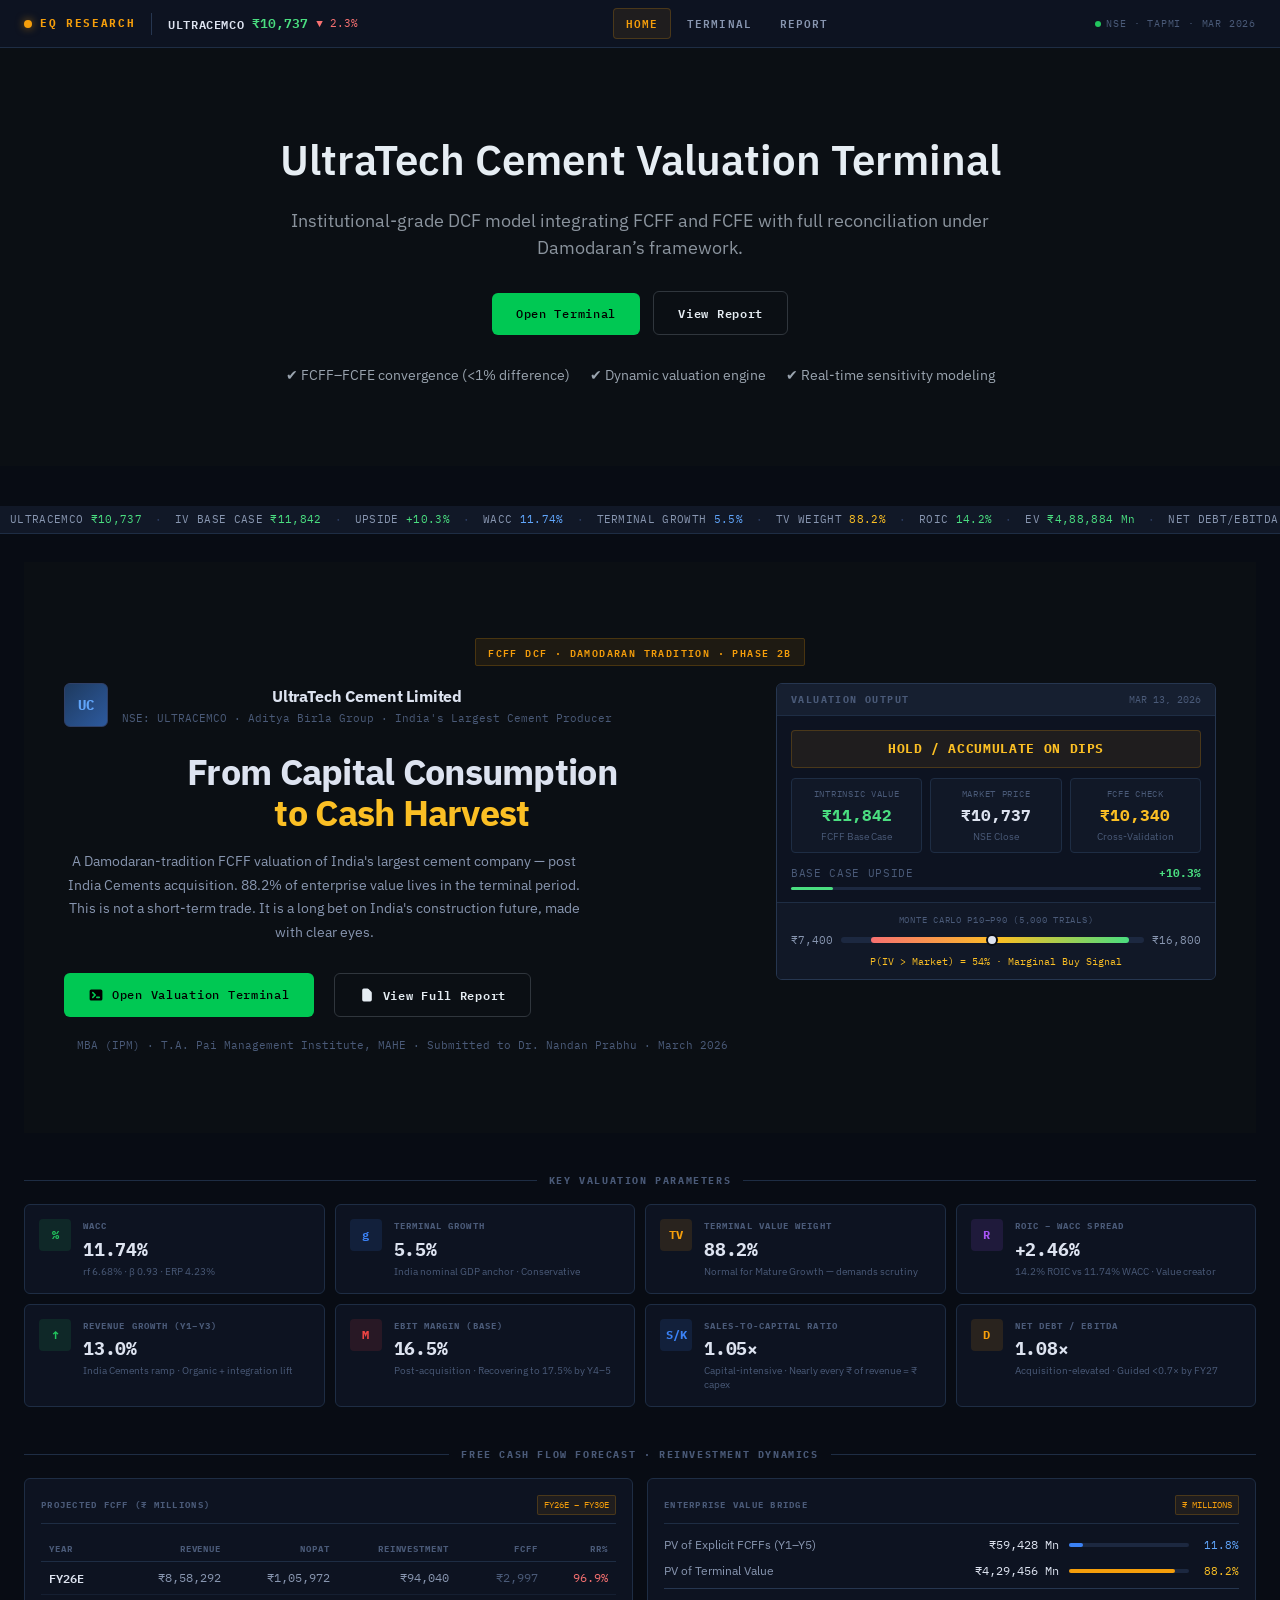
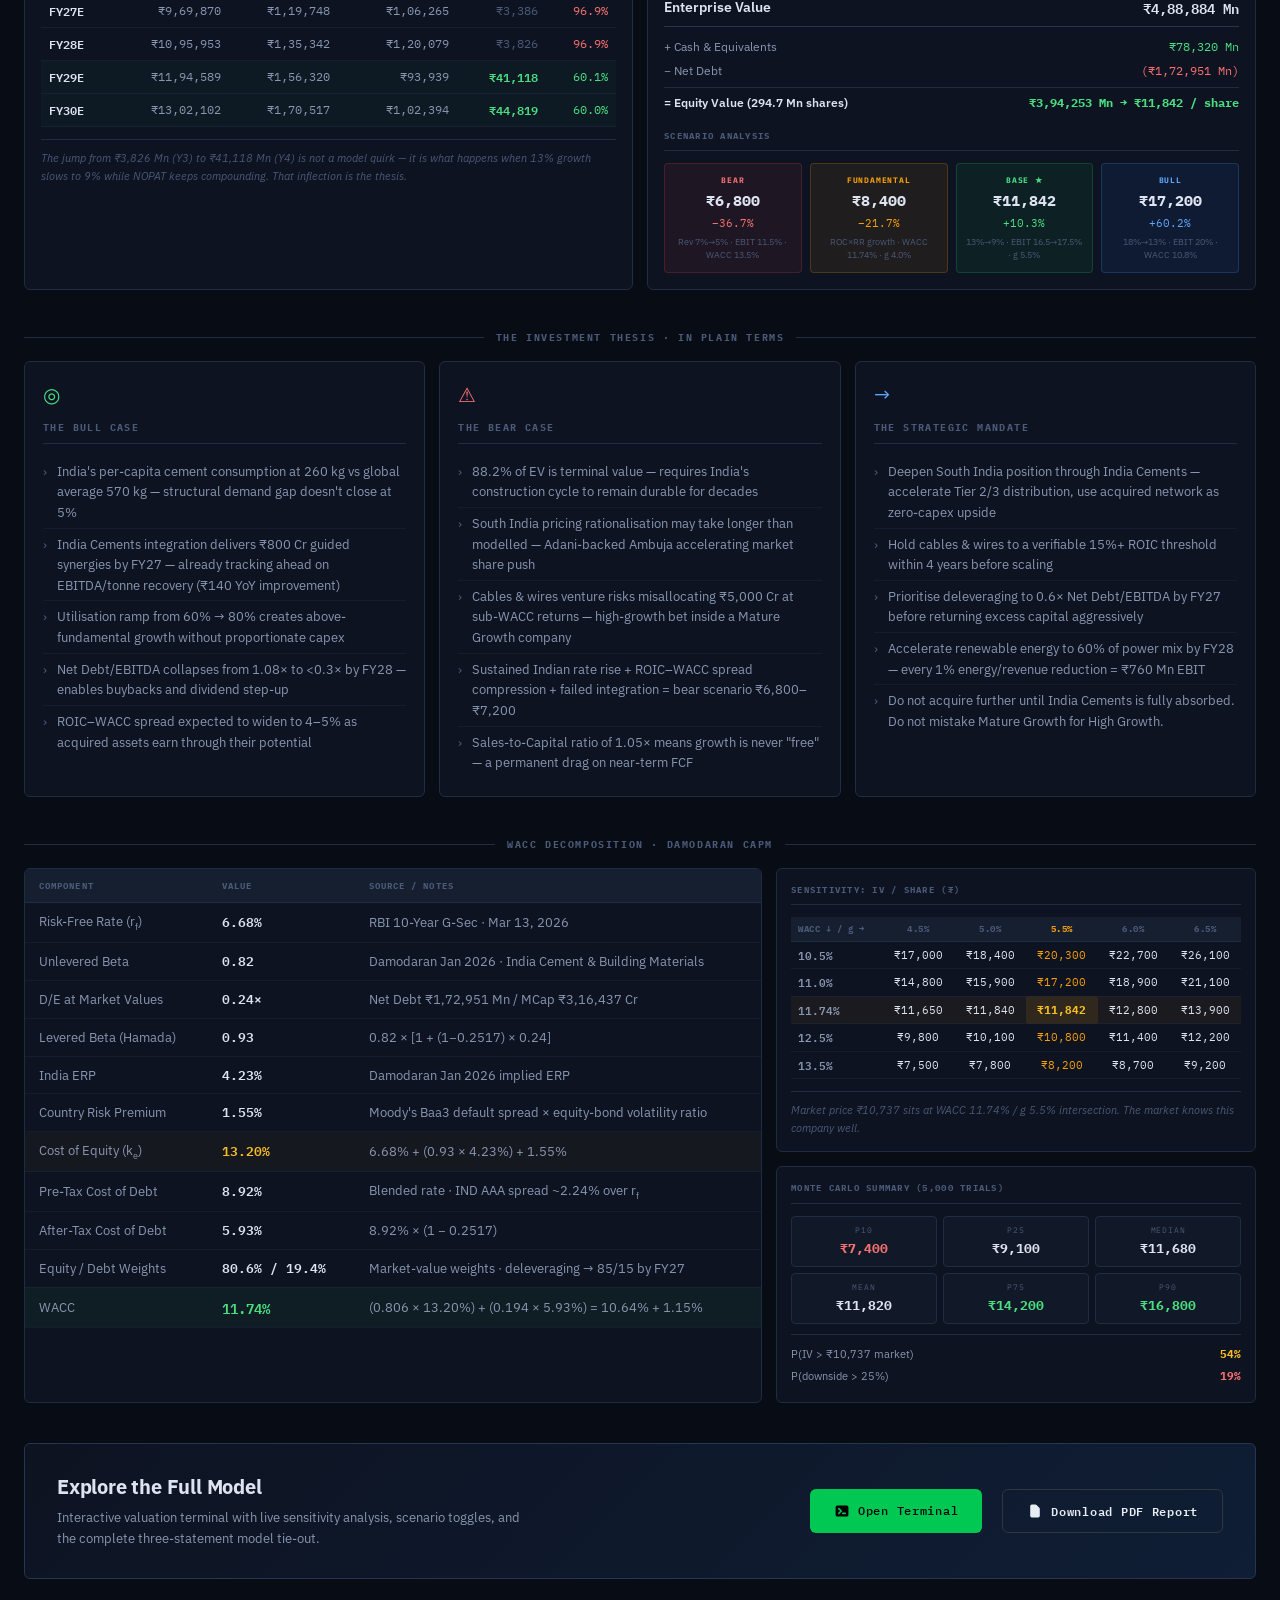
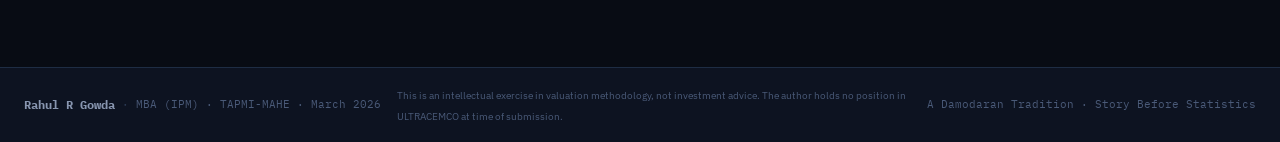
<file: index.html>
<!DOCTYPE html>
<html lang="en">
<head>
<meta charset="UTF-8">
<meta name="viewport" content="width=device-width, initial-scale=1.0">
<title>ULTRACEMCO · FCFF Valuation · Equity Research</title>
<link rel="preconnect" href="https://fonts.googleapis.com">
<link href="https://fonts.googleapis.com/css2?family=IBM+Plex+Mono:wght@400;500;600&family=IBM+Plex+Sans:wght@300;400;500;600;700&display=swap" rel="stylesheet">
<link rel="stylesheet" href="styles.css">
</head>
<body>

<!-- ═══════════════════════════ NAV BAR ═══════════════════════════ -->
<nav class="nav">
  <div class="nav-left">
    <div class="nav-brand">
      <span class="brand-dot"></span>
      <span class="brand-label">EQ RESEARCH</span>
    </div>
    <div class="nav-divider"></div>
    <div class="nav-ticker">
      <span class="ticker-code">ULTRACEMCO</span>
      <span class="ticker-price" id="nav-price">₹10,737</span>
      <span class="ticker-delta neg">▼ 2.3%</span>
    </div>
  </div>
  <div class="nav-links">
    <a href="index.html" class="nav-link active">HOME</a>
    <a href="terminal.html" class="nav-link">TERMINAL</a>
    <a href="report.pdf" target="_blank" class="nav-link">REPORT</a>
  </div>
  <div class="nav-meta">
    <span class="live-badge"><span class="dot"></span>NSE · TAPMI · MAR 2026</span>
  </div>
</nav>
<section class="hero">
  <div class="hero-container">

    <h1 class="hero-title">
      UltraTech Cement Valuation Terminal
    </h1>

    <p class="hero-subtitle">
      Institutional-grade DCF model integrating FCFF and FCFE with full reconciliation under Damodaran’s framework.
    </p>

    <div class="hero-buttons">
      <a href="terminal.html" class="btn-primary">Open Terminal</a>
      <a href="report.pdf" target="_blank" class="btn-secondary">View Report</a>
    </div>

    <div class="hero-points">
      <div>✔ FCFF–FCFE convergence (&lt;1% difference)</div>
      <div>✔ Dynamic valuation engine</div>
      <div>✔ Real-time sensitivity modeling</div>
    </div>

  </div>
</section>
<!-- ═══════════════════════════ TICKER TAPE ═══════════════════════════ -->
<div class="ticker-tape">
  <div class="tape-track">
    <span class="tape-item">ULTRACEMCO <span class="pos">₹10,737</span></span>
    <span class="tape-sep">·</span>
    <span class="tape-item">IV BASE CASE <span class="pos">₹11,842</span></span>
    <span class="tape-sep">·</span>
    <span class="tape-item">UPSIDE <span class="pos">+10.3%</span></span>
    <span class="tape-sep">·</span>
    <span class="tape-item">WACC <span class="neutral">11.74%</span></span>
    <span class="tape-sep">·</span>
    <span class="tape-item">TERMINAL GROWTH <span class="neutral">5.5%</span></span>
    <span class="tape-sep">·</span>
    <span class="tape-item">TV WEIGHT <span class="warn">88.2%</span></span>
    <span class="tape-sep">·</span>
    <span class="tape-item">ROIC <span class="pos">14.2%</span></span>
    <span class="tape-sep">·</span>
    <span class="tape-item">EV <span class="pos">₹4,88,884 Mn</span></span>
    <span class="tape-sep">·</span>
    <span class="tape-item">NET DEBT/EBITDA <span class="warn">1.08×</span></span>
    <span class="tape-sep">·</span>
    <span class="tape-item">IND AAA RATED <span class="pos">✓</span></span>
    <span class="tape-sep">·</span>
    <span class="tape-item">VERDICT <span class="warn">HOLD / ACCUMULATE ON DIPS</span></span>
    <span class="tape-sep">·</span>
    <!-- repeat for seamless scroll -->
    <span class="tape-item">ULTRACEMCO <span class="pos">₹10,737</span></span>
    <span class="tape-sep">·</span>
    <span class="tape-item">IV BASE CASE <span class="pos">₹11,842</span></span>
    <span class="tape-sep">·</span>
    <span class="tape-item">UPSIDE <span class="pos">+10.3%</span></span>
    <span class="tape-sep">·</span>
    <span class="tape-item">WACC <span class="neutral">11.74%</span></span>
    <span class="tape-sep">·</span>
    <span class="tape-item">TERMINAL GROWTH <span class="neutral">5.5%</span></span>
    <span class="tape-sep">·</span>
    <span class="tape-item">TV WEIGHT <span class="warn">88.2%</span></span>
    <span class="tape-sep">·</span>
    <span class="tape-item">ROIC <span class="pos">14.2%</span></span>
  </div>
</div>

<!-- ═══════════════════════════ MAIN ═══════════════════════════ -->
<main class="main">

  <!-- ── HERO SECTION ── -->
  <section class="hero">
    <div class="hero-meta">
      <span class="hero-badge">FCFF DCF · DAMODARAN TRADITION · PHASE 2B</span>
    </div>
    <div class="hero-content">
      <div class="hero-left">
        <div class="hero-company">
          <div class="company-logo">UC</div>
          <div>
            <div class="company-name">UltraTech Cement Limited</div>
            <div class="company-sub">NSE: ULTRACEMCO · Aditya Birla Group · India's Largest Cement Producer</div>
          </div>
        </div>
        <h1 class="hero-headline">
          From Capital Consumption<br>
          <span class="headline-accent">to Cash Harvest</span>
        </h1>
        <p class="hero-desc">
          A Damodaran-tradition FCFF valuation of India's largest cement company — post India Cements acquisition.
          88.2% of enterprise value lives in the terminal period. This is not a short-term trade.
          It is a long bet on India's construction future, made with clear eyes.
        </p>
        <div class="hero-actions">
          <a href="terminal.html" class="btn-primary">
            <svg viewBox="0 0 20 20" fill="currentColor"><path fill-rule="evenodd" d="M2 5a2 2 0 012-2h12a2 2 0 012 2v10a2 2 0 01-2 2H4a2 2 0 01-2-2V5zm3.293 1.293a1 1 0 011.414 0l3 3a1 1 0 010 1.414l-3 3a1 1 0 01-1.414-1.414L7.586 10 5.293 7.707a1 1 0 010-1.414zM11 12a1 1 0 100 2h3a1 1 0 100-2h-3z" clip-rule="evenodd"/></svg>
            Open Valuation Terminal
          </a>
          <a href="report.pdf" target="_blank" class="btn-secondary">
            <svg viewBox="0 0 20 20" fill="currentColor"><path fill-rule="evenodd" d="M4 4a2 2 0 012-2h4.586A2 2 0 0112 2.586L15.414 6A2 2 0 0116 7.414V16a2 2 0 01-2 2H6a2 2 0 01-2-2V4z" clip-rule="evenodd"/></svg>
            View Full Report
          </a>
        </div>
        <div class="hero-footnote">MBA (IPM) · T.A. Pai Management Institute, MAHE · Submitted to Dr. Nandan Prabhu · March 2026</div>
      </div>

      <!-- Verdict Panel -->
      <div class="hero-right">
        <div class="verdict-panel">
          <div class="verdict-header">
            <span class="verdict-label">VALUATION OUTPUT</span>
            <span class="verdict-date">MAR 13, 2026</span>
          </div>
          <div class="verdict-main">
            <div class="verdict-tag hold">HOLD / ACCUMULATE ON DIPS</div>
          </div>
          <div class="verdict-prices">
            <div class="vp-row">
              <div class="vp-item">
                <div class="vp-lbl">INTRINSIC VALUE</div>
                <div class="vp-val green">₹11,842</div>
                <div class="vp-sub">FCFF Base Case</div>
              </div>
              <div class="vp-item">
                <div class="vp-lbl">MARKET PRICE</div>
                <div class="vp-val">₹10,737</div>
                <div class="vp-sub">NSE Close</div>
              </div>
              <div class="vp-item">
                <div class="vp-lbl">FCFE CHECK</div>
                <div class="vp-val amber">₹10,340</div>
                <div class="vp-sub">Cross-Validation</div>
              </div>
            </div>
          </div>
          <div class="verdict-upside">
            <div class="upside-row">
              <span class="upside-lbl">BASE CASE UPSIDE</span>
              <span class="upside-val green">+10.3%</span>
            </div>
            <div class="upside-bar-bg">
              <div class="upside-bar-fill" style="width:10.3%"></div>
            </div>
          </div>
          <div class="verdict-range">
            <div class="range-lbl">MONTE CARLO P10–P90 (5,000 TRIALS)</div>
            <div class="range-row">
              <span class="range-lo">₹7,400</span>
              <div class="range-bar">
                <div class="range-inner">
                  <div class="range-marker" style="left:47%"></div>
                </div>
              </div>
              <span class="range-hi">₹16,800</span>
            </div>
            <div class="range-note">P(IV &gt; Market) = 54% · Marginal Buy Signal</div>
          </div>
        </div>
      </div>
    </div>
  </section>

  <!-- ── KPI GRID ── -->
  <section class="kpi-section">
    <div class="section-header">
      <span class="sh-line"></span>
      <span class="sh-label">KEY VALUATION PARAMETERS</span>
      <span class="sh-line"></span>
    </div>
    <div class="kpi-grid">
      <div class="kpi-card">
        <div class="kpi-icon" style="background:rgba(34,197,94,.12); color:#22c55e;">%</div>
        <div class="kpi-body">
          <div class="kpi-label">WACC</div>
          <div class="kpi-value">11.74%</div>
          <div class="kpi-detail">rf 6.68% · β 0.93 · ERP 4.23%</div>
        </div>
      </div>
      <div class="kpi-card">
        <div class="kpi-icon" style="background:rgba(59,130,246,.12); color:#3b82f6;">g</div>
        <div class="kpi-body">
          <div class="kpi-label">TERMINAL GROWTH</div>
          <div class="kpi-value">5.5%</div>
          <div class="kpi-detail">India nominal GDP anchor · Conservative</div>
        </div>
      </div>
      <div class="kpi-card">
        <div class="kpi-icon" style="background:rgba(245,158,11,.12); color:#f59e0b;">TV</div>
        <div class="kpi-body">
          <div class="kpi-label">TERMINAL VALUE WEIGHT</div>
          <div class="kpi-value">88.2%</div>
          <div class="kpi-detail">Normal for Mature Growth — demands scrutiny</div>
        </div>
      </div>
      <div class="kpi-card">
        <div class="kpi-icon" style="background:rgba(168,85,247,.12); color:#a855f7;">R</div>
        <div class="kpi-body">
          <div class="kpi-label">ROIC – WACC SPREAD</div>
          <div class="kpi-value">+2.46%</div>
          <div class="kpi-detail">14.2% ROIC vs 11.74% WACC · Value creator</div>
        </div>
      </div>
      <div class="kpi-card">
        <div class="kpi-icon" style="background:rgba(34,197,94,.12); color:#22c55e;">↑</div>
        <div class="kpi-body">
          <div class="kpi-label">REVENUE GROWTH (Y1–Y3)</div>
          <div class="kpi-value">13.0%</div>
          <div class="kpi-detail">India Cements ramp · Organic + integration lift</div>
        </div>
      </div>
      <div class="kpi-card">
        <div class="kpi-icon" style="background:rgba(239,68,68,.12); color:#ef4444;">M</div>
        <div class="kpi-body">
          <div class="kpi-label">EBIT MARGIN (BASE)</div>
          <div class="kpi-value">16.5%</div>
          <div class="kpi-detail">Post-acquisition · Recovering to 17.5% by Y4–5</div>
        </div>
      </div>
      <div class="kpi-card">
        <div class="kpi-icon" style="background:rgba(59,130,246,.12); color:#3b82f6;">S/K</div>
        <div class="kpi-body">
          <div class="kpi-label">SALES-TO-CAPITAL RATIO</div>
          <div class="kpi-value">1.05×</div>
          <div class="kpi-detail">Capital-intensive · Nearly every ₹ of revenue = ₹ capex</div>
        </div>
      </div>
      <div class="kpi-card">
        <div class="kpi-icon" style="background:rgba(245,158,11,.12); color:#f59e0b;">D</div>
        <div class="kpi-body">
          <div class="kpi-label">NET DEBT / EBITDA</div>
          <div class="kpi-value">1.08×</div>
          <div class="kpi-detail">Acquisition-elevated · Guided &lt;0.7× by FY27</div>
        </div>
      </div>
    </div>
  </section>

  <!-- ── CASH FLOW WATERFALL + SENSITIVITY ── -->
  <section class="analysis-section">
    <div class="section-header">
      <span class="sh-line"></span>
      <span class="sh-label">FREE CASH FLOW FORECAST · REINVESTMENT DYNAMICS</span>
      <span class="sh-line"></span>
    </div>
    <div class="analysis-grid">
      <!-- FCFF Table -->
      <div class="analysis-card">
        <div class="card-title-row">
          <span class="card-title-txt">PROJECTED FCFF (₹ MILLIONS)</span>
          <span class="card-title-badge">FY26E – FY30E</span>
        </div>
        <div class="fcff-table-wrap">
          <table class="fcff-table">
            <thead>
              <tr>
                <th>YEAR</th>
                <th>REVENUE</th>
                <th>NOPAT</th>
                <th>REINVESTMENT</th>
                <th>FCFF</th>
                <th>RR%</th>
              </tr>
            </thead>
            <tbody>
              <tr>
                <td class="yr">FY26E</td>
                <td>₹8,58,292</td>
                <td>₹1,05,972</td>
                <td>₹94,040</td>
                <td class="fcff-val low">₹2,997</td>
                <td class="rr high">96.9%</td>
              </tr>
              <tr>
                <td class="yr">FY27E</td>
                <td>₹9,69,870</td>
                <td>₹1,19,748</td>
                <td>₹1,06,265</td>
                <td class="fcff-val low">₹3,386</td>
                <td class="rr high">96.9%</td>
              </tr>
              <tr>
                <td class="yr">FY28E</td>
                <td>₹10,95,953</td>
                <td>₹1,35,342</td>
                <td>₹1,20,079</td>
                <td class="fcff-val low">₹3,826</td>
                <td class="rr high">96.9%</td>
              </tr>
              <tr class="inflection-row">
                <td class="yr">FY29E</td>
                <td>₹11,94,589</td>
                <td>₹1,56,320</td>
                <td>₹93,939</td>
                <td class="fcff-val high">₹41,118</td>
                <td class="rr low">60.1%</td>
              </tr>
              <tr class="inflection-row">
                <td class="yr">FY30E</td>
                <td>₹13,02,102</td>
                <td>₹1,70,517</td>
                <td>₹1,02,394</td>
                <td class="fcff-val high">₹44,819</td>
                <td class="rr low">60.0%</td>
              </tr>
            </tbody>
          </table>
        </div>
        <div class="table-footnote">
          The jump from ₹3,826 Mn (Y3) to ₹41,118 Mn (Y4) is not a model quirk — it is what
          happens when 13% growth slows to 9% while NOPAT keeps compounding. That inflection is the thesis.
        </div>
      </div>

      <!-- Valuation Bridge -->
      <div class="analysis-card">
        <div class="card-title-row">
          <span class="card-title-txt">ENTERPRISE VALUE BRIDGE</span>
          <span class="card-title-badge">₹ MILLIONS</span>
        </div>
        <div class="bridge-items">
          <div class="bridge-row">
            <span class="br-lbl">PV of Explicit FCFFs (Y1–Y5)</span>
            <span class="br-val">₹59,428 Mn</span>
            <div class="br-bar-bg"><div class="br-bar" style="width:12%;background:#3b82f6"></div></div>
            <span class="br-pct neutral">11.8%</span>
          </div>
          <div class="bridge-row">
            <span class="br-lbl">PV of Terminal Value</span>
            <span class="br-val">₹4,29,456 Mn</span>
            <div class="br-bar-bg"><div class="br-bar" style="width:88%;background:#f59e0b"></div></div>
            <span class="br-pct amber">88.2%</span>
          </div>
          <div class="bridge-total">
            <span>Enterprise Value</span>
            <span class="br-total-val">₹4,88,884 Mn</span>
          </div>
          <div class="bridge-adj">
            <div class="adj-row">
              <span>+ Cash &amp; Equivalents</span>
              <span class="pos">₹78,320 Mn</span>
            </div>
            <div class="adj-row">
              <span>− Net Debt</span>
              <span class="neg">(₹1,72,951 Mn)</span>
            </div>
            <div class="adj-row equity">
              <span>= Equity Value (294.7 Mn shares)</span>
              <span class="green-bold">₹3,94,253 Mn → ₹11,842 / share</span>
            </div>
          </div>
        </div>
        <div class="card-title-row" style="margin-top:14px">
          <span class="card-title-txt">SCENARIO ANALYSIS</span>
        </div>
        <div class="scenario-grid">
          <div class="sc-item bear">
            <div class="sc-label">BEAR</div>
            <div class="sc-iv">₹6,800</div>
            <div class="sc-delta">−36.7%</div>
            <div class="sc-params">Rev 7%→5% · EBIT 11.5% · WACC 13.5%</div>
          </div>
          <div class="sc-item fund">
            <div class="sc-label">FUNDAMENTAL</div>
            <div class="sc-iv">₹8,400</div>
            <div class="sc-delta">−21.7%</div>
            <div class="sc-params">ROC×RR growth · WACC 11.74% · g 4.0%</div>
          </div>
          <div class="sc-item base">
            <div class="sc-label">BASE ★</div>
            <div class="sc-iv">₹11,842</div>
            <div class="sc-delta">+10.3%</div>
            <div class="sc-params">13%→9% · EBIT 16.5→17.5% · g 5.5%</div>
          </div>
          <div class="sc-item bull">
            <div class="sc-label">BULL</div>
            <div class="sc-iv">₹17,200</div>
            <div class="sc-delta">+60.2%</div>
            <div class="sc-params">18%→13% · EBIT 20% · WACC 10.8%</div>
          </div>
        </div>
      </div>
    </div>
  </section>

  <!-- ── INVESTMENT THESIS ── -->
  <section class="thesis-section">
    <div class="section-header">
      <span class="sh-line"></span>
      <span class="sh-label">THE INVESTMENT THESIS · IN PLAIN TERMS</span>
      <span class="sh-line"></span>
    </div>
    <div class="thesis-grid">
      <div class="thesis-card">
        <div class="thesis-icon pos-icon">◎</div>
        <div class="thesis-title">THE BULL CASE</div>
        <ul class="thesis-list">
          <li>India's per-capita cement consumption at 260 kg vs global average 570 kg — structural demand gap doesn't close at 5%</li>
          <li>India Cements integration delivers ₹800 Cr guided synergies by FY27 — already tracking ahead on EBITDA/tonne recovery (₹140 YoY improvement)</li>
          <li>Utilisation ramp from 60% → 80% creates above-fundamental growth without proportionate capex</li>
          <li>Net Debt/EBITDA collapses from 1.08× to &lt;0.3× by FY28 — enables buybacks and dividend step-up</li>
          <li>ROIC–WACC spread expected to widen to 4–5% as acquired assets earn through their potential</li>
        </ul>
      </div>
      <div class="thesis-card">
        <div class="thesis-icon neg-icon">⚠</div>
        <div class="thesis-title">THE BEAR CASE</div>
        <ul class="thesis-list">
          <li>88.2% of EV is terminal value — requires India's construction cycle to remain durable for decades</li>
          <li>South India pricing rationalisation may take longer than modelled — Adani-backed Ambuja accelerating market share push</li>
          <li>Cables &amp; wires venture risks misallocating ₹5,000 Cr at sub-WACC returns — high-growth bet inside a Mature Growth company</li>
          <li>Sustained Indian rate rise + ROIC–WACC spread compression + failed integration = bear scenario ₹6,800–₹7,200</li>
          <li>Sales-to-Capital ratio of 1.05× means growth is never "free" — a permanent drag on near-term FCF</li>
        </ul>
      </div>
      <div class="thesis-card">
        <div class="thesis-icon neutral-icon">→</div>
        <div class="thesis-title">THE STRATEGIC MANDATE</div>
        <ul class="thesis-list">
          <li>Deepen South India position through India Cements — accelerate Tier 2/3 distribution, use acquired network as zero-capex upside</li>
          <li>Hold cables &amp; wires to a verifiable 15%+ ROIC threshold within 4 years before scaling</li>
          <li>Prioritise deleveraging to 0.6× Net Debt/EBITDA by FY27 before returning excess capital aggressively</li>
          <li>Accelerate renewable energy to 60% of power mix by FY28 — every 1% energy/revenue reduction = ₹760 Mn EBIT</li>
          <li>Do not acquire further until India Cements is fully absorbed. Do not mistake Mature Growth for High Growth.</li>
        </ul>
      </div>
    </div>
  </section>

  <!-- ── WACC TABLE ── -->
  <section class="wacc-section">
    <div class="section-header">
      <span class="sh-line"></span>
      <span class="sh-label">WACC DECOMPOSITION · DAMODARAN CAPM</span>
      <span class="sh-line"></span>
    </div>
    <div class="wacc-grid">
      <div class="wacc-table-wrap">
        <table class="wacc-table">
          <thead>
            <tr><th>COMPONENT</th><th>VALUE</th><th>SOURCE / NOTES</th></tr>
          </thead>
          <tbody>
            <tr><td>Risk-Free Rate (r<sub>f</sub>)</td><td class="wv">6.68%</td><td>RBI 10-Year G-Sec · Mar 13, 2026</td></tr>
            <tr><td>Unlevered Beta</td><td class="wv">0.82</td><td>Damodaran Jan 2026 · India Cement &amp; Building Materials</td></tr>
            <tr><td>D/E at Market Values</td><td class="wv">0.24×</td><td>Net Debt ₹1,72,951 Mn / MCap ₹3,16,437 Cr</td></tr>
            <tr><td>Levered Beta (Hamada)</td><td class="wv">0.93</td><td>0.82 × [1 + (1−0.2517) × 0.24]</td></tr>
            <tr><td>India ERP</td><td class="wv">4.23%</td><td>Damodaran Jan 2026 implied ERP</td></tr>
            <tr><td>Country Risk Premium</td><td class="wv">1.55%</td><td>Moody's Baa3 default spread × equity-bond volatility ratio</td></tr>
            <tr class="ke-row"><td>Cost of Equity (k<sub>e</sub>)</td><td class="wv amber">13.20%</td><td>6.68% + (0.93 × 4.23%) + 1.55%</td></tr>
            <tr><td>Pre-Tax Cost of Debt</td><td class="wv">8.92%</td><td>Blended rate · IND AAA spread ~2.24% over r<sub>f</sub></td></tr>
            <tr><td>After-Tax Cost of Debt</td><td class="wv">5.93%</td><td>8.92% × (1 − 0.2517)</td></tr>
            <tr><td>Equity / Debt Weights</td><td class="wv">80.6% / 19.4%</td><td>Market-value weights · deleveraging → 85/15 by FY27</td></tr>
            <tr class="wacc-final"><td>WACC</td><td class="wv green-bold">11.74%</td><td>(0.806 × 13.20%) + (0.194 × 5.93%) = 10.64% + 1.15%</td></tr>
          </tbody>
        </table>
      </div>
      <div class="wacc-right">
        <div class="sensitivity-card">
          <div class="card-title-row">
            <span class="card-title-txt">SENSITIVITY: IV / SHARE (₹)</span>
          </div>
          <div class="sens-table-wrap">
            <table class="sens-table">
              <thead>
                <tr>
                  <th class="corner">WACC ↓ / g →</th>
                  <th>4.5%</th>
                  <th>5.0%</th>
                  <th class="base-col">5.5%</th>
                  <th>6.0%</th>
                  <th>6.5%</th>
                </tr>
              </thead>
              <tbody>
                <tr>
                  <td class="wacc-row">10.5%</td>
                  <td>₹17,000</td><td>₹18,400</td><td class="base-col">₹20,300</td><td>₹22,700</td><td>₹26,100</td>
                </tr>
                <tr>
                  <td class="wacc-row">11.0%</td>
                  <td>₹14,800</td><td>₹15,900</td><td class="base-col">₹17,200</td><td>₹18,900</td><td>₹21,100</td>
                </tr>
                <tr class="base-row">
                  <td class="wacc-row">11.74%</td>
                  <td>₹11,650</td><td>₹11,840</td><td class="base-cell">₹11,842</td><td>₹12,800</td><td>₹13,900</td>
                </tr>
                <tr>
                  <td class="wacc-row">12.5%</td>
                  <td>₹9,800</td><td>₹10,100</td><td class="base-col">₹10,800</td><td>₹11,400</td><td>₹12,200</td>
                </tr>
                <tr>
                  <td class="wacc-row">13.5%</td>
                  <td>₹7,500</td><td>₹7,800</td><td class="base-col">₹8,200</td><td>₹8,700</td><td>₹9,200</td>
                </tr>
              </tbody>
            </table>
          </div>
          <div class="table-footnote">Market price ₹10,737 sits at WACC 11.74% / g 5.5% intersection. The market knows this company well.</div>
        </div>
        <div class="monte-card">
          <div class="card-title-row">
            <span class="card-title-txt">MONTE CARLO SUMMARY (5,000 TRIALS)</span>
          </div>
          <div class="mc-stats">
            <div class="mc-stat"><span class="mc-lbl">P10</span><span class="mc-val neg">₹7,400</span></div>
            <div class="mc-stat"><span class="mc-lbl">P25</span><span class="mc-val">₹9,100</span></div>
            <div class="mc-stat"><span class="mc-lbl">MEDIAN</span><span class="mc-val">₹11,680</span></div>
            <div class="mc-stat"><span class="mc-lbl">MEAN</span><span class="mc-val">₹11,820</span></div>
            <div class="mc-stat"><span class="mc-lbl">P75</span><span class="mc-val pos">₹14,200</span></div>
            <div class="mc-stat"><span class="mc-lbl">P90</span><span class="mc-val pos">₹16,800</span></div>
          </div>
          <div class="mc-prob">
            <div class="mcp-row">
              <span>P(IV &gt; ₹10,737 market)</span>
              <span class="mcp-val amber">54%</span>
            </div>
            <div class="mcp-row">
              <span>P(downside &gt; 25%)</span>
              <span class="mcp-val neg">19%</span>
            </div>
          </div>
        </div>
      </div>
    </div>
  </section>

  <!-- ── FOOTER CTA ── -->
  <section class="cta-section">
    <div class="cta-box">
      <div class="cta-left">
        <div class="cta-title">Explore the Full Model</div>
        <div class="cta-sub">Interactive valuation terminal with live sensitivity analysis, scenario toggles, and the complete three-statement model tie-out.</div>
      </div>
      <div class="cta-right">
        <a href="terminal.html" class="btn-primary">
          <svg viewBox="0 0 20 20" fill="currentColor"><path fill-rule="evenodd" d="M2 5a2 2 0 012-2h12a2 2 0 012 2v10a2 2 0 01-2 2H4a2 2 0 01-2-2V5zm3.293 1.293a1 1 0 011.414 0l3 3a1 1 0 010 1.414l-3 3a1 1 0 01-1.414-1.414L7.586 10 5.293 7.707a1 1 0 010-1.414zM11 12a1 1 0 100 2h3a1 1 0 100-2h-3z" clip-rule="evenodd"/></svg>
          Open Terminal
        </a>
        <a href="report.pdf" target="_blank" class="btn-secondary">
          <svg viewBox="0 0 20 20" fill="currentColor"><path fill-rule="evenodd" d="M4 4a2 2 0 012-2h4.586A2 2 0 0112 2.586L15.414 6A2 2 0 0116 7.414V16a2 2 0 01-2 2H6a2 2 0 01-2-2V4z" clip-rule="evenodd"/></svg>
          Download PDF Report
        </a>
      </div>
    </div>
  </section>

</main>

<!-- ═══════════════════════════ FOOTER ═══════════════════════════ -->
<footer class="footer">
  <div class="footer-inner">
    <div class="footer-left">
      <span class="footer-name">Rahul R Gowda</span>
      <span class="footer-sep">·</span>
      <span class="footer-meta">MBA (IPM) · TAPMI-MAHE · March 2026</span>
    </div>
    <div class="footer-center">
      <span class="footer-disclaimer">This is an intellectual exercise in valuation methodology, not investment advice. The author holds no position in ULTRACEMCO at time of submission.</span>
    </div>
    <div class="footer-right">
      <span class="footer-meta">A Damodaran Tradition · Story Before Statistics</span>
    </div>
  </div>
</footer>

<script src="script.js"></script>
</body>
</html>
</file>
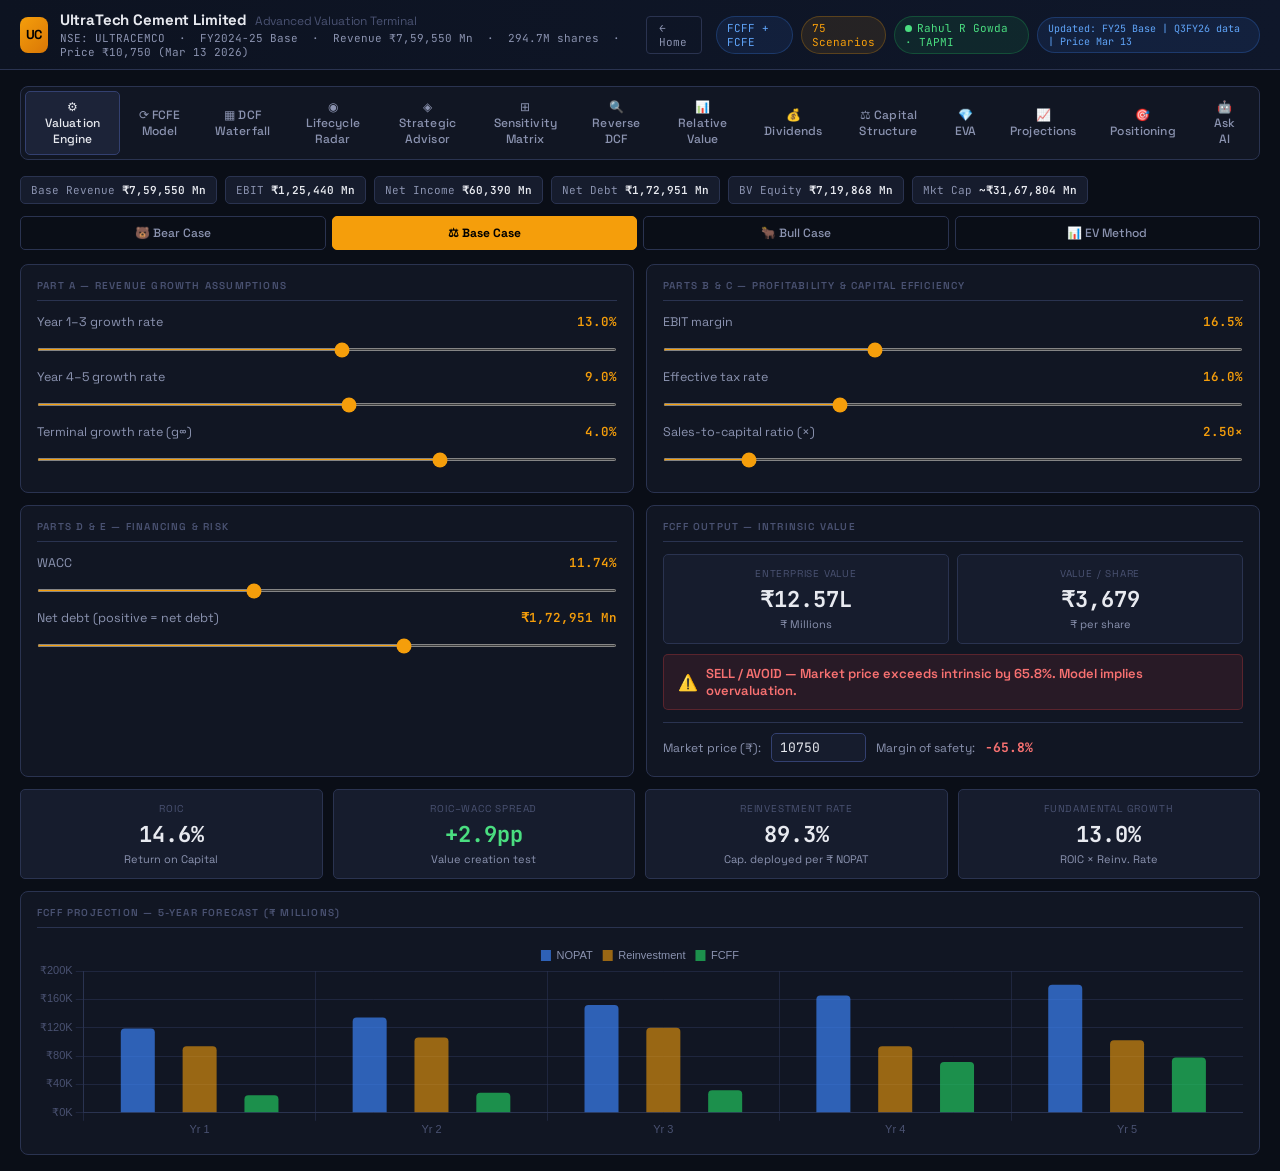
<file: terminal.html>
<!DOCTYPE html>
<html lang="en">
<head>
<meta charset="UTF-8">
<meta name="viewport" content="width=device-width,initial-scale=1">
<title>UltraTech Cement — Advanced Valuation Terminal</title>
<link href="https://fonts.googleapis.com/css2?family=Space+Grotesk:wght@400;500;600;700&family=JetBrains+Mono:wght@400;500;600&display=swap" rel="stylesheet">
<script>/*!
 * Chart.js v4.4.1
 * https://www.chartjs.org
 * (c) 2023 Chart.js Contributors
 * Released under the MIT License
 */
!function(t,e){"object"==typeof exports&&"undefined"!=typeof module?module.exports=e():"function"==typeof define&&define.amd?define(e):(t="undefined"!=typeof globalThis?globalThis:t||self).Chart=e()}(this,(function(){"use strict";var t=Object.freeze({__proto__:null,get Colors(){return Go},get Decimation(){return Qo},get Filler(){return ma},get Legend(){return ya},get SubTitle(){return ka},get Title(){return Ma},get Tooltip(){return Ba}});function e(){}const i=(()=>{let t=0;return()=>t++})();function s(t){return null==t}function n(t){if(Array.isArray&&Array.isArray(t))return!0;const e=Object.prototype.toString.call(t);return"[object"===e.slice(0,7)&&"Array]"===e.slice(-6)}function o(t){return null!==t&&"[object Object]"===Object.prototype.toString.call(t)}function a(t){return("number"==typeof t||t instanceof Number)&&isFinite(+t)}function r(t,e){return a(t)?t:e}function l(t,e){return void 0===t?e:t}const h=(t,e)=>"string"==typeof t&&t.endsWith("%")?parseFloat(t)/100:+t/e,c=(t,e)=>"string"==typeof t&&t.endsWith("%")?parseFloat(t)/100*e:+t;function d(t,e,i){if(t&&"function"==typeof t.call)return t.apply(i,e)}function u(t,e,i,s){let a,r,l;if(n(t))if(r=t.length,s)for(a=r-1;a>=0;a--)e.call(i,t[a],a);else for(a=0;a<r;a++)e.call(i,t[a],a);else if(o(t))for(l=Object.keys(t),r=l.length,a=0;a<r;a++)e.call(i,t[l[a]],l[a])}function f(t,e){let i,s,n,o;if(!t||!e||t.length!==e.length)return!1;for(i=0,s=t.length;i<s;++i)if(n=t[i],o=e[i],n.datasetIndex!==o.datasetIndex||n.index!==o.index)return!1;return!0}function g(t){if(n(t))return t.map(g);if(o(t)){const e=Object.create(null),i=Object.keys(t),s=i.length;let n=0;for(;n<s;++n)e[i[n]]=g(t[i[n]]);return e}return t}function p(t){return-1===["__proto__","prototype","constructor"].indexOf(t)}function m(t,e,i,s){if(!p(t))return;const n=e[t],a=i[t];o(n)&&o(a)?b(n,a,s):e[t]=g(a)}function b(t,e,i){const s=n(e)?e:[e],a=s.length;if(!o(t))return t;const r=(i=i||{}).merger||m;let l;for(let e=0;e<a;++e){if(l=s[e],!o(l))continue;const n=Object.keys(l);for(let e=0,s=n.length;e<s;++e)r(n[e],t,l,i)}return t}function x(t,e){return b(t,e,{merger:_})}function _(t,e,i){if(!p(t))return;const s=e[t],n=i[t];o(s)&&o(n)?x(s,n):Object.prototype.hasOwnProperty.call(e,t)||(e[t]=g(n))}const y={"":t=>t,x:t=>t.x,y:t=>t.y};function v(t){const e=t.split("."),i=[];let s="";for(const t of e)s+=t,s.endsWith("\\")?s=s.slice(0,-1)+".":(i.push(s),s="");return i}function M(t,e){const i=y[e]||(y[e]=function(t){const e=v(t);return t=>{for(const i of e){if(""===i)break;t=t&&t[i]}return t}}(e));return i(t)}function w(t){return t.charAt(0).toUpperCase()+t.slice(1)}const k=t=>void 0!==t,S=t=>"function"==typeof t,P=(t,e)=>{if(t.size!==e.size)return!1;for(const i of t)if(!e.has(i))return!1;return!0};function D(t){return"mouseup"===t.type||"click"===t.type||"contextmenu"===t.type}const C=Math.PI,O=2*C,A=O+C,T=Number.POSITIVE_INFINITY,L=C/180,E=C/2,R=C/4,I=2*C/3,z=Math.log10,F=Math.sign;function V(t,e,i){return Math.abs(t-e)<i}function B(t){const e=Math.round(t);t=V(t,e,t/1e3)?e:t;const i=Math.pow(10,Math.floor(z(t))),s=t/i;return(s<=1?1:s<=2?2:s<=5?5:10)*i}function W(t){const e=[],i=Math.sqrt(t);let s;for(s=1;s<i;s++)t%s==0&&(e.push(s),e.push(t/s));return i===(0|i)&&e.push(i),e.sort(((t,e)=>t-e)).pop(),e}function N(t){return!isNaN(parseFloat(t))&&isFinite(t)}function H(t,e){const i=Math.round(t);return i-e<=t&&i+e>=t}function j(t,e,i){let s,n,o;for(s=0,n=t.length;s<n;s++)o=t[s][i],isNaN(o)||(e.min=Math.min(e.min,o),e.max=Math.max(e.max,o))}function $(t){return t*(C/180)}function Y(t){return t*(180/C)}function U(t){if(!a(t))return;let e=1,i=0;for(;Math.round(t*e)/e!==t;)e*=10,i++;return i}function X(t,e){const i=e.x-t.x,s=e.y-t.y,n=Math.sqrt(i*i+s*s);let o=Math.atan2(s,i);return o<-.5*C&&(o+=O),{angle:o,distance:n}}function q(t,e){return Math.sqrt(Math.pow(e.x-t.x,2)+Math.pow(e.y-t.y,2))}function K(t,e){return(t-e+A)%O-C}function G(t){return(t%O+O)%O}function Z(t,e,i,s){const n=G(t),o=G(e),a=G(i),r=G(o-n),l=G(a-n),h=G(n-o),c=G(n-a);return n===o||n===a||s&&o===a||r>l&&h<c}function J(t,e,i){return Math.max(e,Math.min(i,t))}function Q(t){return J(t,-32768,32767)}function tt(t,e,i,s=1e-6){return t>=Math.min(e,i)-s&&t<=Math.max(e,i)+s}function et(t,e,i){i=i||(i=>t[i]<e);let s,n=t.length-1,o=0;for(;n-o>1;)s=o+n>>1,i(s)?o=s:n=s;return{lo:o,hi:n}}const it=(t,e,i,s)=>et(t,i,s?s=>{const n=t[s][e];return n<i||n===i&&t[s+1][e]===i}:s=>t[s][e]<i),st=(t,e,i)=>et(t,i,(s=>t[s][e]>=i));function nt(t,e,i){let s=0,n=t.length;for(;s<n&&t[s]<e;)s++;for(;n>s&&t[n-1]>i;)n--;return s>0||n<t.length?t.slice(s,n):t}const ot=["push","pop","shift","splice","unshift"];function at(t,e){t._chartjs?t._chartjs.listeners.push(e):(Object.defineProperty(t,"_chartjs",{configurable:!0,enumerable:!1,value:{listeners:[e]}}),ot.forEach((e=>{const i="_onData"+w(e),s=t[e];Object.defineProperty(t,e,{configurable:!0,enumerable:!1,value(...e){const n=s.apply(this,e);return t._chartjs.listeners.forEach((t=>{"function"==typeof t[i]&&t[i](...e)})),n}})})))}function rt(t,e){const i=t._chartjs;if(!i)return;const s=i.listeners,n=s.indexOf(e);-1!==n&&s.splice(n,1),s.length>0||(ot.forEach((e=>{delete t[e]})),delete t._chartjs)}function lt(t){const e=new Set(t);return e.size===t.length?t:Array.from(e)}const ht="undefined"==typeof window?function(t){return t()}:window.requestAnimationFrame;function ct(t,e){let i=[],s=!1;return function(...n){i=n,s||(s=!0,ht.call(window,(()=>{s=!1,t.apply(e,i)})))}}function dt(t,e){let i;return function(...s){return e?(clearTimeout(i),i=setTimeout(t,e,s)):t.apply(this,s),e}}const ut=t=>"start"===t?"left":"end"===t?"right":"center",ft=(t,e,i)=>"start"===t?e:"end"===t?i:(e+i)/2,gt=(t,e,i,s)=>t===(s?"left":"right")?i:"center"===t?(e+i)/2:e;function pt(t,e,i){const s=e.length;let n=0,o=s;if(t._sorted){const{iScale:a,_parsed:r}=t,l=a.axis,{min:h,max:c,minDefined:d,maxDefined:u}=a.getUserBounds();d&&(n=J(Math.min(it(r,l,h).lo,i?s:it(e,l,a.getPixelForValue(h)).lo),0,s-1)),o=u?J(Math.max(it(r,a.axis,c,!0).hi+1,i?0:it(e,l,a.getPixelForValue(c),!0).hi+1),n,s)-n:s-n}return{start:n,count:o}}function mt(t){const{xScale:e,yScale:i,_scaleRanges:s}=t,n={xmin:e.min,xmax:e.max,ymin:i.min,ymax:i.max};if(!s)return t._scaleRanges=n,!0;const o=s.xmin!==e.min||s.xmax!==e.max||s.ymin!==i.min||s.ymax!==i.max;return Object.assign(s,n),o}class bt{constructor(){this._request=null,this._charts=new Map,this._running=!1,this._lastDate=void 0}_notify(t,e,i,s){const n=e.listeners[s],o=e.duration;n.forEach((s=>s({chart:t,initial:e.initial,numSteps:o,currentStep:Math.min(i-e.start,o)})))}_refresh(){this._request||(this._running=!0,this._request=ht.call(window,(()=>{this._update(),this._request=null,this._running&&this._refresh()})))}_update(t=Date.now()){let e=0;this._charts.forEach(((i,s)=>{if(!i.running||!i.items.length)return;const n=i.items;let o,a=n.length-1,r=!1;for(;a>=0;--a)o=n[a],o._active?(o._total>i.duration&&(i.duration=o._total),o.tick(t),r=!0):(n[a]=n[n.length-1],n.pop());r&&(s.draw(),this._notify(s,i,t,"progress")),n.length||(i.running=!1,this._notify(s,i,t,"complete"),i.initial=!1),e+=n.length})),this._lastDate=t,0===e&&(this._running=!1)}_getAnims(t){const e=this._charts;let i=e.get(t);return i||(i={running:!1,initial:!0,items:[],listeners:{complete:[],progress:[]}},e.set(t,i)),i}listen(t,e,i){this._getAnims(t).listeners[e].push(i)}add(t,e){e&&e.length&&this._getAnims(t).items.push(...e)}has(t){return this._getAnims(t).items.length>0}start(t){const e=this._charts.get(t);e&&(e.running=!0,e.start=Date.now(),e.duration=e.items.reduce(((t,e)=>Math.max(t,e._duration)),0),this._refresh())}running(t){if(!this._running)return!1;const e=this._charts.get(t);return!!(e&&e.running&&e.items.length)}stop(t){const e=this._charts.get(t);if(!e||!e.items.length)return;const i=e.items;let s=i.length-1;for(;s>=0;--s)i[s].cancel();e.items=[],this._notify(t,e,Date.now(),"complete")}remove(t){return this._charts.delete(t)}}var xt=new bt;
/*!
 * @kurkle/color v0.3.2
 * https://github.com/kurkle/color#readme
 * (c) 2023 Jukka Kurkela
 * Released under the MIT License
 */function _t(t){return t+.5|0}const yt=(t,e,i)=>Math.max(Math.min(t,i),e);function vt(t){return yt(_t(2.55*t),0,255)}function Mt(t){return yt(_t(255*t),0,255)}function wt(t){return yt(_t(t/2.55)/100,0,1)}function kt(t){return yt(_t(100*t),0,100)}const St={0:0,1:1,2:2,3:3,4:4,5:5,6:6,7:7,8:8,9:9,A:10,B:11,C:12,D:13,E:14,F:15,a:10,b:11,c:12,d:13,e:14,f:15},Pt=[..."0123456789ABCDEF"],Dt=t=>Pt[15&t],Ct=t=>Pt[(240&t)>>4]+Pt[15&t],Ot=t=>(240&t)>>4==(15&t);function At(t){var e=(t=>Ot(t.r)&&Ot(t.g)&&Ot(t.b)&&Ot(t.a))(t)?Dt:Ct;return t?"#"+e(t.r)+e(t.g)+e(t.b)+((t,e)=>t<255?e(t):"")(t.a,e):void 0}const Tt=/^(hsla?|hwb|hsv)\(\s*([-+.e\d]+)(?:deg)?[\s,]+([-+.e\d]+)%[\s,]+([-+.e\d]+)%(?:[\s,]+([-+.e\d]+)(%)?)?\s*\)$/;function Lt(t,e,i){const s=e*Math.min(i,1-i),n=(e,n=(e+t/30)%12)=>i-s*Math.max(Math.min(n-3,9-n,1),-1);return[n(0),n(8),n(4)]}function Et(t,e,i){const s=(s,n=(s+t/60)%6)=>i-i*e*Math.max(Math.min(n,4-n,1),0);return[s(5),s(3),s(1)]}function Rt(t,e,i){const s=Lt(t,1,.5);let n;for(e+i>1&&(n=1/(e+i),e*=n,i*=n),n=0;n<3;n++)s[n]*=1-e-i,s[n]+=e;return s}function It(t){const e=t.r/255,i=t.g/255,s=t.b/255,n=Math.max(e,i,s),o=Math.min(e,i,s),a=(n+o)/2;let r,l,h;return n!==o&&(h=n-o,l=a>.5?h/(2-n-o):h/(n+o),r=function(t,e,i,s,n){return t===n?(e-i)/s+(e<i?6:0):e===n?(i-t)/s+2:(t-e)/s+4}(e,i,s,h,n),r=60*r+.5),[0|r,l||0,a]}function zt(t,e,i,s){return(Array.isArray(e)?t(e[0],e[1],e[2]):t(e,i,s)).map(Mt)}function Ft(t,e,i){return zt(Lt,t,e,i)}function Vt(t){return(t%360+360)%360}function Bt(t){const e=Tt.exec(t);let i,s=255;if(!e)return;e[5]!==i&&(s=e[6]?vt(+e[5]):Mt(+e[5]));const n=Vt(+e[2]),o=+e[3]/100,a=+e[4]/100;return i="hwb"===e[1]?function(t,e,i){return zt(Rt,t,e,i)}(n,o,a):"hsv"===e[1]?function(t,e,i){return zt(Et,t,e,i)}(n,o,a):Ft(n,o,a),{r:i[0],g:i[1],b:i[2],a:s}}const Wt={x:"dark",Z:"light",Y:"re",X:"blu",W:"gr",V:"medium",U:"slate",A:"ee",T:"ol",S:"or",B:"ra",C:"lateg",D:"ights",R:"in",Q:"turquois",E:"hi",P:"ro",O:"al",N:"le",M:"de",L:"yello",F:"en",K:"ch",G:"arks",H:"ea",I:"ightg",J:"wh"},Nt={OiceXe:"f0f8ff",antiquewEte:"faebd7",aqua:"ffff",aquamarRe:"7fffd4",azuY:"f0ffff",beige:"f5f5dc",bisque:"ffe4c4",black:"0",blanKedOmond:"ffebcd",Xe:"ff",XeviTet:"8a2be2",bPwn:"a52a2a",burlywood:"deb887",caMtXe:"5f9ea0",KartYuse:"7fff00",KocTate:"d2691e",cSO:"ff7f50",cSnflowerXe:"6495ed",cSnsilk:"fff8dc",crimson:"dc143c",cyan:"ffff",xXe:"8b",xcyan:"8b8b",xgTMnPd:"b8860b",xWay:"a9a9a9",xgYF:"6400",xgYy:"a9a9a9",xkhaki:"bdb76b",xmagFta:"8b008b",xTivegYF:"556b2f",xSange:"ff8c00",xScEd:"9932cc",xYd:"8b0000",xsOmon:"e9967a",xsHgYF:"8fbc8f",xUXe:"483d8b",xUWay:"2f4f4f",xUgYy:"2f4f4f",xQe:"ced1",xviTet:"9400d3",dAppRk:"ff1493",dApskyXe:"bfff",dimWay:"696969",dimgYy:"696969",dodgerXe:"1e90ff",fiYbrick:"b22222",flSOwEte:"fffaf0",foYstWAn:"228b22",fuKsia:"ff00ff",gaRsbSo:"dcdcdc",ghostwEte:"f8f8ff",gTd:"ffd700",gTMnPd:"daa520",Way:"808080",gYF:"8000",gYFLw:"adff2f",gYy:"808080",honeyMw:"f0fff0",hotpRk:"ff69b4",RdianYd:"cd5c5c",Rdigo:"4b0082",ivSy:"fffff0",khaki:"f0e68c",lavFMr:"e6e6fa",lavFMrXsh:"fff0f5",lawngYF:"7cfc00",NmoncEffon:"fffacd",ZXe:"add8e6",ZcSO:"f08080",Zcyan:"e0ffff",ZgTMnPdLw:"fafad2",ZWay:"d3d3d3",ZgYF:"90ee90",ZgYy:"d3d3d3",ZpRk:"ffb6c1",ZsOmon:"ffa07a",ZsHgYF:"20b2aa",ZskyXe:"87cefa",ZUWay:"778899",ZUgYy:"778899",ZstAlXe:"b0c4de",ZLw:"ffffe0",lime:"ff00",limegYF:"32cd32",lRF:"faf0e6",magFta:"ff00ff",maPon:"800000",VaquamarRe:"66cdaa",VXe:"cd",VScEd:"ba55d3",VpurpN:"9370db",VsHgYF:"3cb371",VUXe:"7b68ee",VsprRggYF:"fa9a",VQe:"48d1cc",VviTetYd:"c71585",midnightXe:"191970",mRtcYam:"f5fffa",mistyPse:"ffe4e1",moccasR:"ffe4b5",navajowEte:"ffdead",navy:"80",Tdlace:"fdf5e6",Tive:"808000",TivedBb:"6b8e23",Sange:"ffa500",SangeYd:"ff4500",ScEd:"da70d6",pOegTMnPd:"eee8aa",pOegYF:"98fb98",pOeQe:"afeeee",pOeviTetYd:"db7093",papayawEp:"ffefd5",pHKpuff:"ffdab9",peru:"cd853f",pRk:"ffc0cb",plum:"dda0dd",powMrXe:"b0e0e6",purpN:"800080",YbeccapurpN:"663399",Yd:"ff0000",Psybrown:"bc8f8f",PyOXe:"4169e1",saddNbPwn:"8b4513",sOmon:"fa8072",sandybPwn:"f4a460",sHgYF:"2e8b57",sHshell:"fff5ee",siFna:"a0522d",silver:"c0c0c0",skyXe:"87ceeb",UXe:"6a5acd",UWay:"708090",UgYy:"708090",snow:"fffafa",sprRggYF:"ff7f",stAlXe:"4682b4",tan:"d2b48c",teO:"8080",tEstN:"d8bfd8",tomato:"ff6347",Qe:"40e0d0",viTet:"ee82ee",JHt:"f5deb3",wEte:"ffffff",wEtesmoke:"f5f5f5",Lw:"ffff00",LwgYF:"9acd32"};let Ht;function jt(t){Ht||(Ht=function(){const t={},e=Object.keys(Nt),i=Object.keys(Wt);let s,n,o,a,r;for(s=0;s<e.length;s++){for(a=r=e[s],n=0;n<i.length;n++)o=i[n],r=r.replace(o,Wt[o]);o=parseInt(Nt[a],16),t[r]=[o>>16&255,o>>8&255,255&o]}return t}(),Ht.transparent=[0,0,0,0]);const e=Ht[t.toLowerCase()];return e&&{r:e[0],g:e[1],b:e[2],a:4===e.length?e[3]:255}}const $t=/^rgba?\(\s*([-+.\d]+)(%)?[\s,]+([-+.e\d]+)(%)?[\s,]+([-+.e\d]+)(%)?(?:[\s,/]+([-+.e\d]+)(%)?)?\s*\)$/;const Yt=t=>t<=.0031308?12.92*t:1.055*Math.pow(t,1/2.4)-.055,Ut=t=>t<=.04045?t/12.92:Math.pow((t+.055)/1.055,2.4);function Xt(t,e,i){if(t){let s=It(t);s[e]=Math.max(0,Math.min(s[e]+s[e]*i,0===e?360:1)),s=Ft(s),t.r=s[0],t.g=s[1],t.b=s[2]}}function qt(t,e){return t?Object.assign(e||{},t):t}function Kt(t){var e={r:0,g:0,b:0,a:255};return Array.isArray(t)?t.length>=3&&(e={r:t[0],g:t[1],b:t[2],a:255},t.length>3&&(e.a=Mt(t[3]))):(e=qt(t,{r:0,g:0,b:0,a:1})).a=Mt(e.a),e}function Gt(t){return"r"===t.charAt(0)?function(t){const e=$t.exec(t);let i,s,n,o=255;if(e){if(e[7]!==i){const t=+e[7];o=e[8]?vt(t):yt(255*t,0,255)}return i=+e[1],s=+e[3],n=+e[5],i=255&(e[2]?vt(i):yt(i,0,255)),s=255&(e[4]?vt(s):yt(s,0,255)),n=255&(e[6]?vt(n):yt(n,0,255)),{r:i,g:s,b:n,a:o}}}(t):Bt(t)}class Zt{constructor(t){if(t instanceof Zt)return t;const e=typeof t;let i;var s,n,o;"object"===e?i=Kt(t):"string"===e&&(o=(s=t).length,"#"===s[0]&&(4===o||5===o?n={r:255&17*St[s[1]],g:255&17*St[s[2]],b:255&17*St[s[3]],a:5===o?17*St[s[4]]:255}:7!==o&&9!==o||(n={r:St[s[1]]<<4|St[s[2]],g:St[s[3]]<<4|St[s[4]],b:St[s[5]]<<4|St[s[6]],a:9===o?St[s[7]]<<4|St[s[8]]:255})),i=n||jt(t)||Gt(t)),this._rgb=i,this._valid=!!i}get valid(){return this._valid}get rgb(){var t=qt(this._rgb);return t&&(t.a=wt(t.a)),t}set rgb(t){this._rgb=Kt(t)}rgbString(){return this._valid?(t=this._rgb)&&(t.a<255?`rgba(${t.r}, ${t.g}, ${t.b}, ${wt(t.a)})`:`rgb(${t.r}, ${t.g}, ${t.b})`):void 0;var t}hexString(){return this._valid?At(this._rgb):void 0}hslString(){return this._valid?function(t){if(!t)return;const e=It(t),i=e[0],s=kt(e[1]),n=kt(e[2]);return t.a<255?`hsla(${i}, ${s}%, ${n}%, ${wt(t.a)})`:`hsl(${i}, ${s}%, ${n}%)`}(this._rgb):void 0}mix(t,e){if(t){const i=this.rgb,s=t.rgb;let n;const o=e===n?.5:e,a=2*o-1,r=i.a-s.a,l=((a*r==-1?a:(a+r)/(1+a*r))+1)/2;n=1-l,i.r=255&l*i.r+n*s.r+.5,i.g=255&l*i.g+n*s.g+.5,i.b=255&l*i.b+n*s.b+.5,i.a=o*i.a+(1-o)*s.a,this.rgb=i}return this}interpolate(t,e){return t&&(this._rgb=function(t,e,i){const s=Ut(wt(t.r)),n=Ut(wt(t.g)),o=Ut(wt(t.b));return{r:Mt(Yt(s+i*(Ut(wt(e.r))-s))),g:Mt(Yt(n+i*(Ut(wt(e.g))-n))),b:Mt(Yt(o+i*(Ut(wt(e.b))-o))),a:t.a+i*(e.a-t.a)}}(this._rgb,t._rgb,e)),this}clone(){return new Zt(this.rgb)}alpha(t){return this._rgb.a=Mt(t),this}clearer(t){return this._rgb.a*=1-t,this}greyscale(){const t=this._rgb,e=_t(.3*t.r+.59*t.g+.11*t.b);return t.r=t.g=t.b=e,this}opaquer(t){return this._rgb.a*=1+t,this}negate(){const t=this._rgb;return t.r=255-t.r,t.g=255-t.g,t.b=255-t.b,this}lighten(t){return Xt(this._rgb,2,t),this}darken(t){return Xt(this._rgb,2,-t),this}saturate(t){return Xt(this._rgb,1,t),this}desaturate(t){return Xt(this._rgb,1,-t),this}rotate(t){return function(t,e){var i=It(t);i[0]=Vt(i[0]+e),i=Ft(i),t.r=i[0],t.g=i[1],t.b=i[2]}(this._rgb,t),this}}function Jt(t){if(t&&"object"==typeof t){const e=t.toString();return"[object CanvasPattern]"===e||"[object CanvasGradient]"===e}return!1}function Qt(t){return Jt(t)?t:new Zt(t)}function te(t){return Jt(t)?t:new Zt(t).saturate(.5).darken(.1).hexString()}const ee=["x","y","borderWidth","radius","tension"],ie=["color","borderColor","backgroundColor"];const se=new Map;function ne(t,e,i){return function(t,e){e=e||{};const i=t+JSON.stringify(e);let s=se.get(i);return s||(s=new Intl.NumberFormat(t,e),se.set(i,s)),s}(e,i).format(t)}const oe={values:t=>n(t)?t:""+t,numeric(t,e,i){if(0===t)return"0";const s=this.chart.options.locale;let n,o=t;if(i.length>1){const e=Math.max(Math.abs(i[0].value),Math.abs(i[i.length-1].value));(e<1e-4||e>1e15)&&(n="scientific"),o=function(t,e){let i=e.length>3?e[2].value-e[1].value:e[1].value-e[0].value;Math.abs(i)>=1&&t!==Math.floor(t)&&(i=t-Math.floor(t));return i}(t,i)}const a=z(Math.abs(o)),r=isNaN(a)?1:Math.max(Math.min(-1*Math.floor(a),20),0),l={notation:n,minimumFractionDigits:r,maximumFractionDigits:r};return Object.assign(l,this.options.ticks.format),ne(t,s,l)},logarithmic(t,e,i){if(0===t)return"0";const s=i[e].significand||t/Math.pow(10,Math.floor(z(t)));return[1,2,3,5,10,15].includes(s)||e>.8*i.length?oe.numeric.call(this,t,e,i):""}};var ae={formatters:oe};const re=Object.create(null),le=Object.create(null);function he(t,e){if(!e)return t;const i=e.split(".");for(let e=0,s=i.length;e<s;++e){const s=i[e];t=t[s]||(t[s]=Object.create(null))}return t}function ce(t,e,i){return"string"==typeof e?b(he(t,e),i):b(he(t,""),e)}class de{constructor(t,e){this.animation=void 0,this.backgroundColor="rgba(0,0,0,0.1)",this.borderColor="rgba(0,0,0,0.1)",this.color="#666",this.datasets={},this.devicePixelRatio=t=>t.chart.platform.getDevicePixelRatio(),this.elements={},this.events=["mousemove","mouseout","click","touchstart","touchmove"],this.font={family:"'Helvetica Neue', 'Helvetica', 'Arial', sans-serif",size:12,style:"normal",lineHeight:1.2,weight:null},this.hover={},this.hoverBackgroundColor=(t,e)=>te(e.backgroundColor),this.hoverBorderColor=(t,e)=>te(e.borderColor),this.hoverColor=(t,e)=>te(e.color),this.indexAxis="x",this.interaction={mode:"nearest",intersect:!0,includeInvisible:!1},this.maintainAspectRatio=!0,this.onHover=null,this.onClick=null,this.parsing=!0,this.plugins={},this.responsive=!0,this.scale=void 0,this.scales={},this.showLine=!0,this.drawActiveElementsOnTop=!0,this.describe(t),this.apply(e)}set(t,e){return ce(this,t,e)}get(t){return he(this,t)}describe(t,e){return ce(le,t,e)}override(t,e){return ce(re,t,e)}route(t,e,i,s){const n=he(this,t),a=he(this,i),r="_"+e;Object.defineProperties(n,{[r]:{value:n[e],writable:!0},[e]:{enumerable:!0,get(){const t=this[r],e=a[s];return o(t)?Object.assign({},e,t):l(t,e)},set(t){this[r]=t}}})}apply(t){t.forEach((t=>t(this)))}}var ue=new de({_scriptable:t=>!t.startsWith("on"),_indexable:t=>"events"!==t,hover:{_fallback:"interaction"},interaction:{_scriptable:!1,_indexable:!1}},[function(t){t.set("animation",{delay:void 0,duration:1e3,easing:"easeOutQuart",fn:void 0,from:void 0,loop:void 0,to:void 0,type:void 0}),t.describe("animation",{_fallback:!1,_indexable:!1,_scriptable:t=>"onProgress"!==t&&"onComplete"!==t&&"fn"!==t}),t.set("animations",{colors:{type:"color",properties:ie},numbers:{type:"number",properties:ee}}),t.describe("animations",{_fallback:"animation"}),t.set("transitions",{active:{animation:{duration:400}},resize:{animation:{duration:0}},show:{animations:{colors:{from:"transparent"},visible:{type:"boolean",duration:0}}},hide:{animations:{colors:{to:"transparent"},visible:{type:"boolean",easing:"linear",fn:t=>0|t}}}})},function(t){t.set("layout",{autoPadding:!0,padding:{top:0,right:0,bottom:0,left:0}})},function(t){t.set("scale",{display:!0,offset:!1,reverse:!1,beginAtZero:!1,bounds:"ticks",clip:!0,grace:0,grid:{display:!0,lineWidth:1,drawOnChartArea:!0,drawTicks:!0,tickLength:8,tickWidth:(t,e)=>e.lineWidth,tickColor:(t,e)=>e.color,offset:!1},border:{display:!0,dash:[],dashOffset:0,width:1},title:{display:!1,text:"",padding:{top:4,bottom:4}},ticks:{minRotation:0,maxRotation:50,mirror:!1,textStrokeWidth:0,textStrokeColor:"",padding:3,display:!0,autoSkip:!0,autoSkipPadding:3,labelOffset:0,callback:ae.formatters.values,minor:{},major:{},align:"center",crossAlign:"near",showLabelBackdrop:!1,backdropColor:"rgba(255, 255, 255, 0.75)",backdropPadding:2}}),t.route("scale.ticks","color","","color"),t.route("scale.grid","color","","borderColor"),t.route("scale.border","color","","borderColor"),t.route("scale.title","color","","color"),t.describe("scale",{_fallback:!1,_scriptable:t=>!t.startsWith("before")&&!t.startsWith("after")&&"callback"!==t&&"parser"!==t,_indexable:t=>"borderDash"!==t&&"tickBorderDash"!==t&&"dash"!==t}),t.describe("scales",{_fallback:"scale"}),t.describe("scale.ticks",{_scriptable:t=>"backdropPadding"!==t&&"callback"!==t,_indexable:t=>"backdropPadding"!==t})}]);function fe(){return"undefined"!=typeof window&&"undefined"!=typeof document}function ge(t){let e=t.parentNode;return e&&"[object ShadowRoot]"===e.toString()&&(e=e.host),e}function pe(t,e,i){let s;return"string"==typeof t?(s=parseInt(t,10),-1!==t.indexOf("%")&&(s=s/100*e.parentNode[i])):s=t,s}const me=t=>t.ownerDocument.defaultView.getComputedStyle(t,null);function be(t,e){return me(t).getPropertyValue(e)}const xe=["top","right","bottom","left"];function _e(t,e,i){const s={};i=i?"-"+i:"";for(let n=0;n<4;n++){const o=xe[n];s[o]=parseFloat(t[e+"-"+o+i])||0}return s.width=s.left+s.right,s.height=s.top+s.bottom,s}const ye=(t,e,i)=>(t>0||e>0)&&(!i||!i.shadowRoot);function ve(t,e){if("native"in t)return t;const{canvas:i,currentDevicePixelRatio:s}=e,n=me(i),o="border-box"===n.boxSizing,a=_e(n,"padding"),r=_e(n,"border","width"),{x:l,y:h,box:c}=function(t,e){const i=t.touches,s=i&&i.length?i[0]:t,{offsetX:n,offsetY:o}=s;let a,r,l=!1;if(ye(n,o,t.target))a=n,r=o;else{const t=e.getBoundingClientRect();a=s.clientX-t.left,r=s.clientY-t.top,l=!0}return{x:a,y:r,box:l}}(t,i),d=a.left+(c&&r.left),u=a.top+(c&&r.top);let{width:f,height:g}=e;return o&&(f-=a.width+r.width,g-=a.height+r.height),{x:Math.round((l-d)/f*i.width/s),y:Math.round((h-u)/g*i.height/s)}}const Me=t=>Math.round(10*t)/10;function we(t,e,i,s){const n=me(t),o=_e(n,"margin"),a=pe(n.maxWidth,t,"clientWidth")||T,r=pe(n.maxHeight,t,"clientHeight")||T,l=function(t,e,i){let s,n;if(void 0===e||void 0===i){const o=ge(t);if(o){const t=o.getBoundingClientRect(),a=me(o),r=_e(a,"border","width"),l=_e(a,"padding");e=t.width-l.width-r.width,i=t.height-l.height-r.height,s=pe(a.maxWidth,o,"clientWidth"),n=pe(a.maxHeight,o,"clientHeight")}else e=t.clientWidth,i=t.clientHeight}return{width:e,height:i,maxWidth:s||T,maxHeight:n||T}}(t,e,i);let{width:h,height:c}=l;if("content-box"===n.boxSizing){const t=_e(n,"border","width"),e=_e(n,"padding");h-=e.width+t.width,c-=e.height+t.height}h=Math.max(0,h-o.width),c=Math.max(0,s?h/s:c-o.height),h=Me(Math.min(h,a,l.maxWidth)),c=Me(Math.min(c,r,l.maxHeight)),h&&!c&&(c=Me(h/2));return(void 0!==e||void 0!==i)&&s&&l.height&&c>l.height&&(c=l.height,h=Me(Math.floor(c*s))),{width:h,height:c}}function ke(t,e,i){const s=e||1,n=Math.floor(t.height*s),o=Math.floor(t.width*s);t.height=Math.floor(t.height),t.width=Math.floor(t.width);const a=t.canvas;return a.style&&(i||!a.style.height&&!a.style.width)&&(a.style.height=`${t.height}px`,a.style.width=`${t.width}px`),(t.currentDevicePixelRatio!==s||a.height!==n||a.width!==o)&&(t.currentDevicePixelRatio=s,a.height=n,a.width=o,t.ctx.setTransform(s,0,0,s,0,0),!0)}const Se=function(){let t=!1;try{const e={get passive(){return t=!0,!1}};fe()&&(window.addEventListener("test",null,e),window.removeEventListener("test",null,e))}catch(t){}return t}();function Pe(t,e){const i=be(t,e),s=i&&i.match(/^(\d+)(\.\d+)?px$/);return s?+s[1]:void 0}function De(t){return!t||s(t.size)||s(t.family)?null:(t.style?t.style+" ":"")+(t.weight?t.weight+" ":"")+t.size+"px "+t.family}function Ce(t,e,i,s,n){let o=e[n];return o||(o=e[n]=t.measureText(n).width,i.push(n)),o>s&&(s=o),s}function Oe(t,e,i,s){let o=(s=s||{}).data=s.data||{},a=s.garbageCollect=s.garbageCollect||[];s.font!==e&&(o=s.data={},a=s.garbageCollect=[],s.font=e),t.save(),t.font=e;let r=0;const l=i.length;let h,c,d,u,f;for(h=0;h<l;h++)if(u=i[h],null==u||n(u)){if(n(u))for(c=0,d=u.length;c<d;c++)f=u[c],null==f||n(f)||(r=Ce(t,o,a,r,f))}else r=Ce(t,o,a,r,u);t.restore();const g=a.length/2;if(g>i.length){for(h=0;h<g;h++)delete o[a[h]];a.splice(0,g)}return r}function Ae(t,e,i){const s=t.currentDevicePixelRatio,n=0!==i?Math.max(i/2,.5):0;return Math.round((e-n)*s)/s+n}function Te(t,e){(e=e||t.getContext("2d")).save(),e.resetTransform(),e.clearRect(0,0,t.width,t.height),e.restore()}function Le(t,e,i,s){Ee(t,e,i,s,null)}function Ee(t,e,i,s,n){let o,a,r,l,h,c,d,u;const f=e.pointStyle,g=e.rotation,p=e.radius;let m=(g||0)*L;if(f&&"object"==typeof f&&(o=f.toString(),"[object HTMLImageElement]"===o||"[object HTMLCanvasElement]"===o))return t.save(),t.translate(i,s),t.rotate(m),t.drawImage(f,-f.width/2,-f.height/2,f.width,f.height),void t.restore();if(!(isNaN(p)||p<=0)){switch(t.beginPath(),f){default:n?t.ellipse(i,s,n/2,p,0,0,O):t.arc(i,s,p,0,O),t.closePath();break;case"triangle":c=n?n/2:p,t.moveTo(i+Math.sin(m)*c,s-Math.cos(m)*p),m+=I,t.lineTo(i+Math.sin(m)*c,s-Math.cos(m)*p),m+=I,t.lineTo(i+Math.sin(m)*c,s-Math.cos(m)*p),t.closePath();break;case"rectRounded":h=.516*p,l=p-h,a=Math.cos(m+R)*l,d=Math.cos(m+R)*(n?n/2-h:l),r=Math.sin(m+R)*l,u=Math.sin(m+R)*(n?n/2-h:l),t.arc(i-d,s-r,h,m-C,m-E),t.arc(i+u,s-a,h,m-E,m),t.arc(i+d,s+r,h,m,m+E),t.arc(i-u,s+a,h,m+E,m+C),t.closePath();break;case"rect":if(!g){l=Math.SQRT1_2*p,c=n?n/2:l,t.rect(i-c,s-l,2*c,2*l);break}m+=R;case"rectRot":d=Math.cos(m)*(n?n/2:p),a=Math.cos(m)*p,r=Math.sin(m)*p,u=Math.sin(m)*(n?n/2:p),t.moveTo(i-d,s-r),t.lineTo(i+u,s-a),t.lineTo(i+d,s+r),t.lineTo(i-u,s+a),t.closePath();break;case"crossRot":m+=R;case"cross":d=Math.cos(m)*(n?n/2:p),a=Math.cos(m)*p,r=Math.sin(m)*p,u=Math.sin(m)*(n?n/2:p),t.moveTo(i-d,s-r),t.lineTo(i+d,s+r),t.moveTo(i+u,s-a),t.lineTo(i-u,s+a);break;case"star":d=Math.cos(m)*(n?n/2:p),a=Math.cos(m)*p,r=Math.sin(m)*p,u=Math.sin(m)*(n?n/2:p),t.moveTo(i-d,s-r),t.lineTo(i+d,s+r),t.moveTo(i+u,s-a),t.lineTo(i-u,s+a),m+=R,d=Math.cos(m)*(n?n/2:p),a=Math.cos(m)*p,r=Math.sin(m)*p,u=Math.sin(m)*(n?n/2:p),t.moveTo(i-d,s-r),t.lineTo(i+d,s+r),t.moveTo(i+u,s-a),t.lineTo(i-u,s+a);break;case"line":a=n?n/2:Math.cos(m)*p,r=Math.sin(m)*p,t.moveTo(i-a,s-r),t.lineTo(i+a,s+r);break;case"dash":t.moveTo(i,s),t.lineTo(i+Math.cos(m)*(n?n/2:p),s+Math.sin(m)*p);break;case!1:t.closePath()}t.fill(),e.borderWidth>0&&t.stroke()}}function Re(t,e,i){return i=i||.5,!e||t&&t.x>e.left-i&&t.x<e.right+i&&t.y>e.top-i&&t.y<e.bottom+i}function Ie(t,e){t.save(),t.beginPath(),t.rect(e.left,e.top,e.right-e.left,e.bottom-e.top),t.clip()}function ze(t){t.restore()}function Fe(t,e,i,s,n){if(!e)return t.lineTo(i.x,i.y);if("middle"===n){const s=(e.x+i.x)/2;t.lineTo(s,e.y),t.lineTo(s,i.y)}else"after"===n!=!!s?t.lineTo(e.x,i.y):t.lineTo(i.x,e.y);t.lineTo(i.x,i.y)}function Ve(t,e,i,s){if(!e)return t.lineTo(i.x,i.y);t.bezierCurveTo(s?e.cp1x:e.cp2x,s?e.cp1y:e.cp2y,s?i.cp2x:i.cp1x,s?i.cp2y:i.cp1y,i.x,i.y)}function Be(t,e,i,s,n){if(n.strikethrough||n.underline){const o=t.measureText(s),a=e-o.actualBoundingBoxLeft,r=e+o.actualBoundingBoxRight,l=i-o.actualBoundingBoxAscent,h=i+o.actualBoundingBoxDescent,c=n.strikethrough?(l+h)/2:h;t.strokeStyle=t.fillStyle,t.beginPath(),t.lineWidth=n.decorationWidth||2,t.moveTo(a,c),t.lineTo(r,c),t.stroke()}}function We(t,e){const i=t.fillStyle;t.fillStyle=e.color,t.fillRect(e.left,e.top,e.width,e.height),t.fillStyle=i}function Ne(t,e,i,o,a,r={}){const l=n(e)?e:[e],h=r.strokeWidth>0&&""!==r.strokeColor;let c,d;for(t.save(),t.font=a.string,function(t,e){e.translation&&t.translate(e.translation[0],e.translation[1]),s(e.rotation)||t.rotate(e.rotation),e.color&&(t.fillStyle=e.color),e.textAlign&&(t.textAlign=e.textAlign),e.textBaseline&&(t.textBaseline=e.textBaseline)}(t,r),c=0;c<l.length;++c)d=l[c],r.backdrop&&We(t,r.backdrop),h&&(r.strokeColor&&(t.strokeStyle=r.strokeColor),s(r.strokeWidth)||(t.lineWidth=r.strokeWidth),t.strokeText(d,i,o,r.maxWidth)),t.fillText(d,i,o,r.maxWidth),Be(t,i,o,d,r),o+=Number(a.lineHeight);t.restore()}function He(t,e){const{x:i,y:s,w:n,h:o,radius:a}=e;t.arc(i+a.topLeft,s+a.topLeft,a.topLeft,1.5*C,C,!0),t.lineTo(i,s+o-a.bottomLeft),t.arc(i+a.bottomLeft,s+o-a.bottomLeft,a.bottomLeft,C,E,!0),t.lineTo(i+n-a.bottomRight,s+o),t.arc(i+n-a.bottomRight,s+o-a.bottomRight,a.bottomRight,E,0,!0),t.lineTo(i+n,s+a.topRight),t.arc(i+n-a.topRight,s+a.topRight,a.topRight,0,-E,!0),t.lineTo(i+a.topLeft,s)}function je(t,e=[""],i,s,n=(()=>t[0])){const o=i||t;void 0===s&&(s=ti("_fallback",t));const a={[Symbol.toStringTag]:"Object",_cacheable:!0,_scopes:t,_rootScopes:o,_fallback:s,_getTarget:n,override:i=>je([i,...t],e,o,s)};return new Proxy(a,{deleteProperty:(e,i)=>(delete e[i],delete e._keys,delete t[0][i],!0),get:(i,s)=>qe(i,s,(()=>function(t,e,i,s){let n;for(const o of e)if(n=ti(Ue(o,t),i),void 0!==n)return Xe(t,n)?Je(i,s,t,n):n}(s,e,t,i))),getOwnPropertyDescriptor:(t,e)=>Reflect.getOwnPropertyDescriptor(t._scopes[0],e),getPrototypeOf:()=>Reflect.getPrototypeOf(t[0]),has:(t,e)=>ei(t).includes(e),ownKeys:t=>ei(t),set(t,e,i){const s=t._storage||(t._storage=n());return t[e]=s[e]=i,delete t._keys,!0}})}function $e(t,e,i,s){const a={_cacheable:!1,_proxy:t,_context:e,_subProxy:i,_stack:new Set,_descriptors:Ye(t,s),setContext:e=>$e(t,e,i,s),override:n=>$e(t.override(n),e,i,s)};return new Proxy(a,{deleteProperty:(e,i)=>(delete e[i],delete t[i],!0),get:(t,e,i)=>qe(t,e,(()=>function(t,e,i){const{_proxy:s,_context:a,_subProxy:r,_descriptors:l}=t;let h=s[e];S(h)&&l.isScriptable(e)&&(h=function(t,e,i,s){const{_proxy:n,_context:o,_subProxy:a,_stack:r}=i;if(r.has(t))throw new Error("Recursion detected: "+Array.from(r).join("->")+"->"+t);r.add(t);let l=e(o,a||s);r.delete(t),Xe(t,l)&&(l=Je(n._scopes,n,t,l));return l}(e,h,t,i));n(h)&&h.length&&(h=function(t,e,i,s){const{_proxy:n,_context:a,_subProxy:r,_descriptors:l}=i;if(void 0!==a.index&&s(t))return e[a.index%e.length];if(o(e[0])){const i=e,s=n._scopes.filter((t=>t!==i));e=[];for(const o of i){const i=Je(s,n,t,o);e.push($e(i,a,r&&r[t],l))}}return e}(e,h,t,l.isIndexable));Xe(e,h)&&(h=$e(h,a,r&&r[e],l));return h}(t,e,i))),getOwnPropertyDescriptor:(e,i)=>e._descriptors.allKeys?Reflect.has(t,i)?{enumerable:!0,configurable:!0}:void 0:Reflect.getOwnPropertyDescriptor(t,i),getPrototypeOf:()=>Reflect.getPrototypeOf(t),has:(e,i)=>Reflect.has(t,i),ownKeys:()=>Reflect.ownKeys(t),set:(e,i,s)=>(t[i]=s,delete e[i],!0)})}function Ye(t,e={scriptable:!0,indexable:!0}){const{_scriptable:i=e.scriptable,_indexable:s=e.indexable,_allKeys:n=e.allKeys}=t;return{allKeys:n,scriptable:i,indexable:s,isScriptable:S(i)?i:()=>i,isIndexable:S(s)?s:()=>s}}const Ue=(t,e)=>t?t+w(e):e,Xe=(t,e)=>o(e)&&"adapters"!==t&&(null===Object.getPrototypeOf(e)||e.constructor===Object);function qe(t,e,i){if(Object.prototype.hasOwnProperty.call(t,e))return t[e];const s=i();return t[e]=s,s}function Ke(t,e,i){return S(t)?t(e,i):t}const Ge=(t,e)=>!0===t?e:"string"==typeof t?M(e,t):void 0;function Ze(t,e,i,s,n){for(const o of e){const e=Ge(i,o);if(e){t.add(e);const o=Ke(e._fallback,i,n);if(void 0!==o&&o!==i&&o!==s)return o}else if(!1===e&&void 0!==s&&i!==s)return null}return!1}function Je(t,e,i,s){const a=e._rootScopes,r=Ke(e._fallback,i,s),l=[...t,...a],h=new Set;h.add(s);let c=Qe(h,l,i,r||i,s);return null!==c&&((void 0===r||r===i||(c=Qe(h,l,r,c,s),null!==c))&&je(Array.from(h),[""],a,r,(()=>function(t,e,i){const s=t._getTarget();e in s||(s[e]={});const a=s[e];if(n(a)&&o(i))return i;return a||{}}(e,i,s))))}function Qe(t,e,i,s,n){for(;i;)i=Ze(t,e,i,s,n);return i}function ti(t,e){for(const i of e){if(!i)continue;const e=i[t];if(void 0!==e)return e}}function ei(t){let e=t._keys;return e||(e=t._keys=function(t){const e=new Set;for(const i of t)for(const t of Object.keys(i).filter((t=>!t.startsWith("_"))))e.add(t);return Array.from(e)}(t._scopes)),e}function ii(t,e,i,s){const{iScale:n}=t,{key:o="r"}=this._parsing,a=new Array(s);let r,l,h,c;for(r=0,l=s;r<l;++r)h=r+i,c=e[h],a[r]={r:n.parse(M(c,o),h)};return a}const si=Number.EPSILON||1e-14,ni=(t,e)=>e<t.length&&!t[e].skip&&t[e],oi=t=>"x"===t?"y":"x";function ai(t,e,i,s){const n=t.skip?e:t,o=e,a=i.skip?e:i,r=q(o,n),l=q(a,o);let h=r/(r+l),c=l/(r+l);h=isNaN(h)?0:h,c=isNaN(c)?0:c;const d=s*h,u=s*c;return{previous:{x:o.x-d*(a.x-n.x),y:o.y-d*(a.y-n.y)},next:{x:o.x+u*(a.x-n.x),y:o.y+u*(a.y-n.y)}}}function ri(t,e="x"){const i=oi(e),s=t.length,n=Array(s).fill(0),o=Array(s);let a,r,l,h=ni(t,0);for(a=0;a<s;++a)if(r=l,l=h,h=ni(t,a+1),l){if(h){const t=h[e]-l[e];n[a]=0!==t?(h[i]-l[i])/t:0}o[a]=r?h?F(n[a-1])!==F(n[a])?0:(n[a-1]+n[a])/2:n[a-1]:n[a]}!function(t,e,i){const s=t.length;let n,o,a,r,l,h=ni(t,0);for(let c=0;c<s-1;++c)l=h,h=ni(t,c+1),l&&h&&(V(e[c],0,si)?i[c]=i[c+1]=0:(n=i[c]/e[c],o=i[c+1]/e[c],r=Math.pow(n,2)+Math.pow(o,2),r<=9||(a=3/Math.sqrt(r),i[c]=n*a*e[c],i[c+1]=o*a*e[c])))}(t,n,o),function(t,e,i="x"){const s=oi(i),n=t.length;let o,a,r,l=ni(t,0);for(let h=0;h<n;++h){if(a=r,r=l,l=ni(t,h+1),!r)continue;const n=r[i],c=r[s];a&&(o=(n-a[i])/3,r[`cp1${i}`]=n-o,r[`cp1${s}`]=c-o*e[h]),l&&(o=(l[i]-n)/3,r[`cp2${i}`]=n+o,r[`cp2${s}`]=c+o*e[h])}}(t,o,e)}function li(t,e,i){return Math.max(Math.min(t,i),e)}function hi(t,e,i,s,n){let o,a,r,l;if(e.spanGaps&&(t=t.filter((t=>!t.skip))),"monotone"===e.cubicInterpolationMode)ri(t,n);else{let i=s?t[t.length-1]:t[0];for(o=0,a=t.length;o<a;++o)r=t[o],l=ai(i,r,t[Math.min(o+1,a-(s?0:1))%a],e.tension),r.cp1x=l.previous.x,r.cp1y=l.previous.y,r.cp2x=l.next.x,r.cp2y=l.next.y,i=r}e.capBezierPoints&&function(t,e){let i,s,n,o,a,r=Re(t[0],e);for(i=0,s=t.length;i<s;++i)a=o,o=r,r=i<s-1&&Re(t[i+1],e),o&&(n=t[i],a&&(n.cp1x=li(n.cp1x,e.left,e.right),n.cp1y=li(n.cp1y,e.top,e.bottom)),r&&(n.cp2x=li(n.cp2x,e.left,e.right),n.cp2y=li(n.cp2y,e.top,e.bottom)))}(t,i)}const ci=t=>0===t||1===t,di=(t,e,i)=>-Math.pow(2,10*(t-=1))*Math.sin((t-e)*O/i),ui=(t,e,i)=>Math.pow(2,-10*t)*Math.sin((t-e)*O/i)+1,fi={linear:t=>t,easeInQuad:t=>t*t,easeOutQuad:t=>-t*(t-2),easeInOutQuad:t=>(t/=.5)<1?.5*t*t:-.5*(--t*(t-2)-1),easeInCubic:t=>t*t*t,easeOutCubic:t=>(t-=1)*t*t+1,easeInOutCubic:t=>(t/=.5)<1?.5*t*t*t:.5*((t-=2)*t*t+2),easeInQuart:t=>t*t*t*t,easeOutQuart:t=>-((t-=1)*t*t*t-1),easeInOutQuart:t=>(t/=.5)<1?.5*t*t*t*t:-.5*((t-=2)*t*t*t-2),easeInQuint:t=>t*t*t*t*t,easeOutQuint:t=>(t-=1)*t*t*t*t+1,easeInOutQuint:t=>(t/=.5)<1?.5*t*t*t*t*t:.5*((t-=2)*t*t*t*t+2),easeInSine:t=>1-Math.cos(t*E),easeOutSine:t=>Math.sin(t*E),easeInOutSine:t=>-.5*(Math.cos(C*t)-1),easeInExpo:t=>0===t?0:Math.pow(2,10*(t-1)),easeOutExpo:t=>1===t?1:1-Math.pow(2,-10*t),easeInOutExpo:t=>ci(t)?t:t<.5?.5*Math.pow(2,10*(2*t-1)):.5*(2-Math.pow(2,-10*(2*t-1))),easeInCirc:t=>t>=1?t:-(Math.sqrt(1-t*t)-1),easeOutCirc:t=>Math.sqrt(1-(t-=1)*t),easeInOutCirc:t=>(t/=.5)<1?-.5*(Math.sqrt(1-t*t)-1):.5*(Math.sqrt(1-(t-=2)*t)+1),easeInElastic:t=>ci(t)?t:di(t,.075,.3),easeOutElastic:t=>ci(t)?t:ui(t,.075,.3),easeInOutElastic(t){const e=.1125;return ci(t)?t:t<.5?.5*di(2*t,e,.45):.5+.5*ui(2*t-1,e,.45)},easeInBack(t){const e=1.70158;return t*t*((e+1)*t-e)},easeOutBack(t){const e=1.70158;return(t-=1)*t*((e+1)*t+e)+1},easeInOutBack(t){let e=1.70158;return(t/=.5)<1?t*t*((1+(e*=1.525))*t-e)*.5:.5*((t-=2)*t*((1+(e*=1.525))*t+e)+2)},easeInBounce:t=>1-fi.easeOutBounce(1-t),easeOutBounce(t){const e=7.5625,i=2.75;return t<1/i?e*t*t:t<2/i?e*(t-=1.5/i)*t+.75:t<2.5/i?e*(t-=2.25/i)*t+.9375:e*(t-=2.625/i)*t+.984375},easeInOutBounce:t=>t<.5?.5*fi.easeInBounce(2*t):.5*fi.easeOutBounce(2*t-1)+.5};function gi(t,e,i,s){return{x:t.x+i*(e.x-t.x),y:t.y+i*(e.y-t.y)}}function pi(t,e,i,s){return{x:t.x+i*(e.x-t.x),y:"middle"===s?i<.5?t.y:e.y:"after"===s?i<1?t.y:e.y:i>0?e.y:t.y}}function mi(t,e,i,s){const n={x:t.cp2x,y:t.cp2y},o={x:e.cp1x,y:e.cp1y},a=gi(t,n,i),r=gi(n,o,i),l=gi(o,e,i),h=gi(a,r,i),c=gi(r,l,i);return gi(h,c,i)}const bi=/^(normal|(\d+(?:\.\d+)?)(px|em|%)?)$/,xi=/^(normal|italic|initial|inherit|unset|(oblique( -?[0-9]?[0-9]deg)?))$/;function _i(t,e){const i=(""+t).match(bi);if(!i||"normal"===i[1])return 1.2*e;switch(t=+i[2],i[3]){case"px":return t;case"%":t/=100}return e*t}const yi=t=>+t||0;function vi(t,e){const i={},s=o(e),n=s?Object.keys(e):e,a=o(t)?s?i=>l(t[i],t[e[i]]):e=>t[e]:()=>t;for(const t of n)i[t]=yi(a(t));return i}function Mi(t){return vi(t,{top:"y",right:"x",bottom:"y",left:"x"})}function wi(t){return vi(t,["topLeft","topRight","bottomLeft","bottomRight"])}function ki(t){const e=Mi(t);return e.width=e.left+e.right,e.height=e.top+e.bottom,e}function Si(t,e){t=t||{},e=e||ue.font;let i=l(t.size,e.size);"string"==typeof i&&(i=parseInt(i,10));let s=l(t.style,e.style);s&&!(""+s).match(xi)&&(console.warn('Invalid font style specified: "'+s+'"'),s=void 0);const n={family:l(t.family,e.family),lineHeight:_i(l(t.lineHeight,e.lineHeight),i),size:i,style:s,weight:l(t.weight,e.weight),string:""};return n.string=De(n),n}function Pi(t,e,i,s){let o,a,r,l=!0;for(o=0,a=t.length;o<a;++o)if(r=t[o],void 0!==r&&(void 0!==e&&"function"==typeof r&&(r=r(e),l=!1),void 0!==i&&n(r)&&(r=r[i%r.length],l=!1),void 0!==r))return s&&!l&&(s.cacheable=!1),r}function Di(t,e,i){const{min:s,max:n}=t,o=c(e,(n-s)/2),a=(t,e)=>i&&0===t?0:t+e;return{min:a(s,-Math.abs(o)),max:a(n,o)}}function Ci(t,e){return Object.assign(Object.create(t),e)}function Oi(t,e,i){return t?function(t,e){return{x:i=>t+t+e-i,setWidth(t){e=t},textAlign:t=>"center"===t?t:"right"===t?"left":"right",xPlus:(t,e)=>t-e,leftForLtr:(t,e)=>t-e}}(e,i):{x:t=>t,setWidth(t){},textAlign:t=>t,xPlus:(t,e)=>t+e,leftForLtr:(t,e)=>t}}function Ai(t,e){let i,s;"ltr"!==e&&"rtl"!==e||(i=t.canvas.style,s=[i.getPropertyValue("direction"),i.getPropertyPriority("direction")],i.setProperty("direction",e,"important"),t.prevTextDirection=s)}function Ti(t,e){void 0!==e&&(delete t.prevTextDirection,t.canvas.style.setProperty("direction",e[0],e[1]))}function Li(t){return"angle"===t?{between:Z,compare:K,normalize:G}:{between:tt,compare:(t,e)=>t-e,normalize:t=>t}}function Ei({start:t,end:e,count:i,loop:s,style:n}){return{start:t%i,end:e%i,loop:s&&(e-t+1)%i==0,style:n}}function Ri(t,e,i){if(!i)return[t];const{property:s,start:n,end:o}=i,a=e.length,{compare:r,between:l,normalize:h}=Li(s),{start:c,end:d,loop:u,style:f}=function(t,e,i){const{property:s,start:n,end:o}=i,{between:a,normalize:r}=Li(s),l=e.length;let h,c,{start:d,end:u,loop:f}=t;if(f){for(d+=l,u+=l,h=0,c=l;h<c&&a(r(e[d%l][s]),n,o);++h)d--,u--;d%=l,u%=l}return u<d&&(u+=l),{start:d,end:u,loop:f,style:t.style}}(t,e,i),g=[];let p,m,b,x=!1,_=null;const y=()=>x||l(n,b,p)&&0!==r(n,b),v=()=>!x||0===r(o,p)||l(o,b,p);for(let t=c,i=c;t<=d;++t)m=e[t%a],m.skip||(p=h(m[s]),p!==b&&(x=l(p,n,o),null===_&&y()&&(_=0===r(p,n)?t:i),null!==_&&v()&&(g.push(Ei({start:_,end:t,loop:u,count:a,style:f})),_=null),i=t,b=p));return null!==_&&g.push(Ei({start:_,end:d,loop:u,count:a,style:f})),g}function Ii(t,e){const i=[],s=t.segments;for(let n=0;n<s.length;n++){const o=Ri(s[n],t.points,e);o.length&&i.push(...o)}return i}function zi(t,e){const i=t.points,s=t.options.spanGaps,n=i.length;if(!n)return[];const o=!!t._loop,{start:a,end:r}=function(t,e,i,s){let n=0,o=e-1;if(i&&!s)for(;n<e&&!t[n].skip;)n++;for(;n<e&&t[n].skip;)n++;for(n%=e,i&&(o+=n);o>n&&t[o%e].skip;)o--;return o%=e,{start:n,end:o}}(i,n,o,s);if(!0===s)return Fi(t,[{start:a,end:r,loop:o}],i,e);return Fi(t,function(t,e,i,s){const n=t.length,o=[];let a,r=e,l=t[e];for(a=e+1;a<=i;++a){const i=t[a%n];i.skip||i.stop?l.skip||(s=!1,o.push({start:e%n,end:(a-1)%n,loop:s}),e=r=i.stop?a:null):(r=a,l.skip&&(e=a)),l=i}return null!==r&&o.push({start:e%n,end:r%n,loop:s}),o}(i,a,r<a?r+n:r,!!t._fullLoop&&0===a&&r===n-1),i,e)}function Fi(t,e,i,s){return s&&s.setContext&&i?function(t,e,i,s){const n=t._chart.getContext(),o=Vi(t.options),{_datasetIndex:a,options:{spanGaps:r}}=t,l=i.length,h=[];let c=o,d=e[0].start,u=d;function f(t,e,s,n){const o=r?-1:1;if(t!==e){for(t+=l;i[t%l].skip;)t-=o;for(;i[e%l].skip;)e+=o;t%l!=e%l&&(h.push({start:t%l,end:e%l,loop:s,style:n}),c=n,d=e%l)}}for(const t of e){d=r?d:t.start;let e,o=i[d%l];for(u=d+1;u<=t.end;u++){const r=i[u%l];e=Vi(s.setContext(Ci(n,{type:"segment",p0:o,p1:r,p0DataIndex:(u-1)%l,p1DataIndex:u%l,datasetIndex:a}))),Bi(e,c)&&f(d,u-1,t.loop,c),o=r,c=e}d<u-1&&f(d,u-1,t.loop,c)}return h}(t,e,i,s):e}function Vi(t){return{backgroundColor:t.backgroundColor,borderCapStyle:t.borderCapStyle,borderDash:t.borderDash,borderDashOffset:t.borderDashOffset,borderJoinStyle:t.borderJoinStyle,borderWidth:t.borderWidth,borderColor:t.borderColor}}function Bi(t,e){if(!e)return!1;const i=[],s=function(t,e){return Jt(e)?(i.includes(e)||i.push(e),i.indexOf(e)):e};return JSON.stringify(t,s)!==JSON.stringify(e,s)}var Wi=Object.freeze({__proto__:null,HALF_PI:E,INFINITY:T,PI:C,PITAU:A,QUARTER_PI:R,RAD_PER_DEG:L,TAU:O,TWO_THIRDS_PI:I,_addGrace:Di,_alignPixel:Ae,_alignStartEnd:ft,_angleBetween:Z,_angleDiff:K,_arrayUnique:lt,_attachContext:$e,_bezierCurveTo:Ve,_bezierInterpolation:mi,_boundSegment:Ri,_boundSegments:Ii,_capitalize:w,_computeSegments:zi,_createResolver:je,_decimalPlaces:U,_deprecated:function(t,e,i,s){void 0!==e&&console.warn(t+': "'+i+'" is deprecated. Please use "'+s+'" instead')},_descriptors:Ye,_elementsEqual:f,_factorize:W,_filterBetween:nt,_getParentNode:ge,_getStartAndCountOfVisiblePoints:pt,_int16Range:Q,_isBetween:tt,_isClickEvent:D,_isDomSupported:fe,_isPointInArea:Re,_limitValue:J,_longestText:Oe,_lookup:et,_lookupByKey:it,_measureText:Ce,_merger:m,_mergerIf:_,_normalizeAngle:G,_parseObjectDataRadialScale:ii,_pointInLine:gi,_readValueToProps:vi,_rlookupByKey:st,_scaleRangesChanged:mt,_setMinAndMaxByKey:j,_splitKey:v,_steppedInterpolation:pi,_steppedLineTo:Fe,_textX:gt,_toLeftRightCenter:ut,_updateBezierControlPoints:hi,addRoundedRectPath:He,almostEquals:V,almostWhole:H,callback:d,clearCanvas:Te,clipArea:Ie,clone:g,color:Qt,createContext:Ci,debounce:dt,defined:k,distanceBetweenPoints:q,drawPoint:Le,drawPointLegend:Ee,each:u,easingEffects:fi,finiteOrDefault:r,fontString:function(t,e,i){return e+" "+t+"px "+i},formatNumber:ne,getAngleFromPoint:X,getHoverColor:te,getMaximumSize:we,getRelativePosition:ve,getRtlAdapter:Oi,getStyle:be,isArray:n,isFinite:a,isFunction:S,isNullOrUndef:s,isNumber:N,isObject:o,isPatternOrGradient:Jt,listenArrayEvents:at,log10:z,merge:b,mergeIf:x,niceNum:B,noop:e,overrideTextDirection:Ai,readUsedSize:Pe,renderText:Ne,requestAnimFrame:ht,resolve:Pi,resolveObjectKey:M,restoreTextDirection:Ti,retinaScale:ke,setsEqual:P,sign:F,splineCurve:ai,splineCurveMonotone:ri,supportsEventListenerOptions:Se,throttled:ct,toDegrees:Y,toDimension:c,toFont:Si,toFontString:De,toLineHeight:_i,toPadding:ki,toPercentage:h,toRadians:$,toTRBL:Mi,toTRBLCorners:wi,uid:i,unclipArea:ze,unlistenArrayEvents:rt,valueOrDefault:l});function Ni(t,e,i,s){const{controller:n,data:o,_sorted:a}=t,r=n._cachedMeta.iScale;if(r&&e===r.axis&&"r"!==e&&a&&o.length){const t=r._reversePixels?st:it;if(!s)return t(o,e,i);if(n._sharedOptions){const s=o[0],n="function"==typeof s.getRange&&s.getRange(e);if(n){const s=t(o,e,i-n),a=t(o,e,i+n);return{lo:s.lo,hi:a.hi}}}}return{lo:0,hi:o.length-1}}function Hi(t,e,i,s,n){const o=t.getSortedVisibleDatasetMetas(),a=i[e];for(let t=0,i=o.length;t<i;++t){const{index:i,data:r}=o[t],{lo:l,hi:h}=Ni(o[t],e,a,n);for(let t=l;t<=h;++t){const e=r[t];e.skip||s(e,i,t)}}}function ji(t,e,i,s,n){const o=[];if(!n&&!t.isPointInArea(e))return o;return Hi(t,i,e,(function(i,a,r){(n||Re(i,t.chartArea,0))&&i.inRange(e.x,e.y,s)&&o.push({element:i,datasetIndex:a,index:r})}),!0),o}function $i(t,e,i,s,n,o){let a=[];const r=function(t){const e=-1!==t.indexOf("x"),i=-1!==t.indexOf("y");return function(t,s){const n=e?Math.abs(t.x-s.x):0,o=i?Math.abs(t.y-s.y):0;return Math.sqrt(Math.pow(n,2)+Math.pow(o,2))}}(i);let l=Number.POSITIVE_INFINITY;return Hi(t,i,e,(function(i,h,c){const d=i.inRange(e.x,e.y,n);if(s&&!d)return;const u=i.getCenterPoint(n);if(!(!!o||t.isPointInArea(u))&&!d)return;const f=r(e,u);f<l?(a=[{element:i,datasetIndex:h,index:c}],l=f):f===l&&a.push({element:i,datasetIndex:h,index:c})})),a}function Yi(t,e,i,s,n,o){return o||t.isPointInArea(e)?"r"!==i||s?$i(t,e,i,s,n,o):function(t,e,i,s){let n=[];return Hi(t,i,e,(function(t,i,o){const{startAngle:a,endAngle:r}=t.getProps(["startAngle","endAngle"],s),{angle:l}=X(t,{x:e.x,y:e.y});Z(l,a,r)&&n.push({element:t,datasetIndex:i,index:o})})),n}(t,e,i,n):[]}function Ui(t,e,i,s,n){const o=[],a="x"===i?"inXRange":"inYRange";let r=!1;return Hi(t,i,e,((t,s,l)=>{t[a](e[i],n)&&(o.push({element:t,datasetIndex:s,index:l}),r=r||t.inRange(e.x,e.y,n))})),s&&!r?[]:o}var Xi={evaluateInteractionItems:Hi,modes:{index(t,e,i,s){const n=ve(e,t),o=i.axis||"x",a=i.includeInvisible||!1,r=i.intersect?ji(t,n,o,s,a):Yi(t,n,o,!1,s,a),l=[];return r.length?(t.getSortedVisibleDatasetMetas().forEach((t=>{const e=r[0].index,i=t.data[e];i&&!i.skip&&l.push({element:i,datasetIndex:t.index,index:e})})),l):[]},dataset(t,e,i,s){const n=ve(e,t),o=i.axis||"xy",a=i.includeInvisible||!1;let r=i.intersect?ji(t,n,o,s,a):Yi(t,n,o,!1,s,a);if(r.length>0){const e=r[0].datasetIndex,i=t.getDatasetMeta(e).data;r=[];for(let t=0;t<i.length;++t)r.push({element:i[t],datasetIndex:e,index:t})}return r},point:(t,e,i,s)=>ji(t,ve(e,t),i.axis||"xy",s,i.includeInvisible||!1),nearest(t,e,i,s){const n=ve(e,t),o=i.axis||"xy",a=i.includeInvisible||!1;return Yi(t,n,o,i.intersect,s,a)},x:(t,e,i,s)=>Ui(t,ve(e,t),"x",i.intersect,s),y:(t,e,i,s)=>Ui(t,ve(e,t),"y",i.intersect,s)}};const qi=["left","top","right","bottom"];function Ki(t,e){return t.filter((t=>t.pos===e))}function Gi(t,e){return t.filter((t=>-1===qi.indexOf(t.pos)&&t.box.axis===e))}function Zi(t,e){return t.sort(((t,i)=>{const s=e?i:t,n=e?t:i;return s.weight===n.weight?s.index-n.index:s.weight-n.weight}))}function Ji(t,e){const i=function(t){const e={};for(const i of t){const{stack:t,pos:s,stackWeight:n}=i;if(!t||!qi.includes(s))continue;const o=e[t]||(e[t]={count:0,placed:0,weight:0,size:0});o.count++,o.weight+=n}return e}(t),{vBoxMaxWidth:s,hBoxMaxHeight:n}=e;let o,a,r;for(o=0,a=t.length;o<a;++o){r=t[o];const{fullSize:a}=r.box,l=i[r.stack],h=l&&r.stackWeight/l.weight;r.horizontal?(r.width=h?h*s:a&&e.availableWidth,r.height=n):(r.width=s,r.height=h?h*n:a&&e.availableHeight)}return i}function Qi(t,e,i,s){return Math.max(t[i],e[i])+Math.max(t[s],e[s])}function ts(t,e){t.top=Math.max(t.top,e.top),t.left=Math.max(t.left,e.left),t.bottom=Math.max(t.bottom,e.bottom),t.right=Math.max(t.right,e.right)}function es(t,e,i,s){const{pos:n,box:a}=i,r=t.maxPadding;if(!o(n)){i.size&&(t[n]-=i.size);const e=s[i.stack]||{size:0,count:1};e.size=Math.max(e.size,i.horizontal?a.height:a.width),i.size=e.size/e.count,t[n]+=i.size}a.getPadding&&ts(r,a.getPadding());const l=Math.max(0,e.outerWidth-Qi(r,t,"left","right")),h=Math.max(0,e.outerHeight-Qi(r,t,"top","bottom")),c=l!==t.w,d=h!==t.h;return t.w=l,t.h=h,i.horizontal?{same:c,other:d}:{same:d,other:c}}function is(t,e){const i=e.maxPadding;function s(t){const s={left:0,top:0,right:0,bottom:0};return t.forEach((t=>{s[t]=Math.max(e[t],i[t])})),s}return s(t?["left","right"]:["top","bottom"])}function ss(t,e,i,s){const n=[];let o,a,r,l,h,c;for(o=0,a=t.length,h=0;o<a;++o){r=t[o],l=r.box,l.update(r.width||e.w,r.height||e.h,is(r.horizontal,e));const{same:a,other:d}=es(e,i,r,s);h|=a&&n.length,c=c||d,l.fullSize||n.push(r)}return h&&ss(n,e,i,s)||c}function ns(t,e,i,s,n){t.top=i,t.left=e,t.right=e+s,t.bottom=i+n,t.width=s,t.height=n}function os(t,e,i,s){const n=i.padding;let{x:o,y:a}=e;for(const r of t){const t=r.box,l=s[r.stack]||{count:1,placed:0,weight:1},h=r.stackWeight/l.weight||1;if(r.horizontal){const s=e.w*h,o=l.size||t.height;k(l.start)&&(a=l.start),t.fullSize?ns(t,n.left,a,i.outerWidth-n.right-n.left,o):ns(t,e.left+l.placed,a,s,o),l.start=a,l.placed+=s,a=t.bottom}else{const s=e.h*h,a=l.size||t.width;k(l.start)&&(o=l.start),t.fullSize?ns(t,o,n.top,a,i.outerHeight-n.bottom-n.top):ns(t,o,e.top+l.placed,a,s),l.start=o,l.placed+=s,o=t.right}}e.x=o,e.y=a}var as={addBox(t,e){t.boxes||(t.boxes=[]),e.fullSize=e.fullSize||!1,e.position=e.position||"top",e.weight=e.weight||0,e._layers=e._layers||function(){return[{z:0,draw(t){e.draw(t)}}]},t.boxes.push(e)},removeBox(t,e){const i=t.boxes?t.boxes.indexOf(e):-1;-1!==i&&t.boxes.splice(i,1)},configure(t,e,i){e.fullSize=i.fullSize,e.position=i.position,e.weight=i.weight},update(t,e,i,s){if(!t)return;const n=ki(t.options.layout.padding),o=Math.max(e-n.width,0),a=Math.max(i-n.height,0),r=function(t){const e=function(t){const e=[];let i,s,n,o,a,r;for(i=0,s=(t||[]).length;i<s;++i)n=t[i],({position:o,options:{stack:a,stackWeight:r=1}}=n),e.push({index:i,box:n,pos:o,horizontal:n.isHorizontal(),weight:n.weight,stack:a&&o+a,stackWeight:r});return e}(t),i=Zi(e.filter((t=>t.box.fullSize)),!0),s=Zi(Ki(e,"left"),!0),n=Zi(Ki(e,"right")),o=Zi(Ki(e,"top"),!0),a=Zi(Ki(e,"bottom")),r=Gi(e,"x"),l=Gi(e,"y");return{fullSize:i,leftAndTop:s.concat(o),rightAndBottom:n.concat(l).concat(a).concat(r),chartArea:Ki(e,"chartArea"),vertical:s.concat(n).concat(l),horizontal:o.concat(a).concat(r)}}(t.boxes),l=r.vertical,h=r.horizontal;u(t.boxes,(t=>{"function"==typeof t.beforeLayout&&t.beforeLayout()}));const c=l.reduce(((t,e)=>e.box.options&&!1===e.box.options.display?t:t+1),0)||1,d=Object.freeze({outerWidth:e,outerHeight:i,padding:n,availableWidth:o,availableHeight:a,vBoxMaxWidth:o/2/c,hBoxMaxHeight:a/2}),f=Object.assign({},n);ts(f,ki(s));const g=Object.assign({maxPadding:f,w:o,h:a,x:n.left,y:n.top},n),p=Ji(l.concat(h),d);ss(r.fullSize,g,d,p),ss(l,g,d,p),ss(h,g,d,p)&&ss(l,g,d,p),function(t){const e=t.maxPadding;function i(i){const s=Math.max(e[i]-t[i],0);return t[i]+=s,s}t.y+=i("top"),t.x+=i("left"),i("right"),i("bottom")}(g),os(r.leftAndTop,g,d,p),g.x+=g.w,g.y+=g.h,os(r.rightAndBottom,g,d,p),t.chartArea={left:g.left,top:g.top,right:g.left+g.w,bottom:g.top+g.h,height:g.h,width:g.w},u(r.chartArea,(e=>{const i=e.box;Object.assign(i,t.chartArea),i.update(g.w,g.h,{left:0,top:0,right:0,bottom:0})}))}};class rs{acquireContext(t,e){}releaseContext(t){return!1}addEventListener(t,e,i){}removeEventListener(t,e,i){}getDevicePixelRatio(){return 1}getMaximumSize(t,e,i,s){return e=Math.max(0,e||t.width),i=i||t.height,{width:e,height:Math.max(0,s?Math.floor(e/s):i)}}isAttached(t){return!0}updateConfig(t){}}class ls extends rs{acquireContext(t){return t&&t.getContext&&t.getContext("2d")||null}updateConfig(t){t.options.animation=!1}}const hs="$chartjs",cs={touchstart:"mousedown",touchmove:"mousemove",touchend:"mouseup",pointerenter:"mouseenter",pointerdown:"mousedown",pointermove:"mousemove",pointerup:"mouseup",pointerleave:"mouseout",pointerout:"mouseout"},ds=t=>null===t||""===t;const us=!!Se&&{passive:!0};function fs(t,e,i){t.canvas.removeEventListener(e,i,us)}function gs(t,e){for(const i of t)if(i===e||i.contains(e))return!0}function ps(t,e,i){const s=t.canvas,n=new MutationObserver((t=>{let e=!1;for(const i of t)e=e||gs(i.addedNodes,s),e=e&&!gs(i.removedNodes,s);e&&i()}));return n.observe(document,{childList:!0,subtree:!0}),n}function ms(t,e,i){const s=t.canvas,n=new MutationObserver((t=>{let e=!1;for(const i of t)e=e||gs(i.removedNodes,s),e=e&&!gs(i.addedNodes,s);e&&i()}));return n.observe(document,{childList:!0,subtree:!0}),n}const bs=new Map;let xs=0;function _s(){const t=window.devicePixelRatio;t!==xs&&(xs=t,bs.forEach(((e,i)=>{i.currentDevicePixelRatio!==t&&e()})))}function ys(t,e,i){const s=t.canvas,n=s&&ge(s);if(!n)return;const o=ct(((t,e)=>{const s=n.clientWidth;i(t,e),s<n.clientWidth&&i()}),window),a=new ResizeObserver((t=>{const e=t[0],i=e.contentRect.width,s=e.contentRect.height;0===i&&0===s||o(i,s)}));return a.observe(n),function(t,e){bs.size||window.addEventListener("resize",_s),bs.set(t,e)}(t,o),a}function vs(t,e,i){i&&i.disconnect(),"resize"===e&&function(t){bs.delete(t),bs.size||window.removeEventListener("resize",_s)}(t)}function Ms(t,e,i){const s=t.canvas,n=ct((e=>{null!==t.ctx&&i(function(t,e){const i=cs[t.type]||t.type,{x:s,y:n}=ve(t,e);return{type:i,chart:e,native:t,x:void 0!==s?s:null,y:void 0!==n?n:null}}(e,t))}),t);return function(t,e,i){t.addEventListener(e,i,us)}(s,e,n),n}class ws extends rs{acquireContext(t,e){const i=t&&t.getContext&&t.getContext("2d");return i&&i.canvas===t?(function(t,e){const i=t.style,s=t.getAttribute("height"),n=t.getAttribute("width");if(t[hs]={initial:{height:s,width:n,style:{display:i.display,height:i.height,width:i.width}}},i.display=i.display||"block",i.boxSizing=i.boxSizing||"border-box",ds(n)){const e=Pe(t,"width");void 0!==e&&(t.width=e)}if(ds(s))if(""===t.style.height)t.height=t.width/(e||2);else{const e=Pe(t,"height");void 0!==e&&(t.height=e)}}(t,e),i):null}releaseContext(t){const e=t.canvas;if(!e[hs])return!1;const i=e[hs].initial;["height","width"].forEach((t=>{const n=i[t];s(n)?e.removeAttribute(t):e.setAttribute(t,n)}));const n=i.style||{};return Object.keys(n).forEach((t=>{e.style[t]=n[t]})),e.width=e.width,delete e[hs],!0}addEventListener(t,e,i){this.removeEventListener(t,e);const s=t.$proxies||(t.$proxies={}),n={attach:ps,detach:ms,resize:ys}[e]||Ms;s[e]=n(t,e,i)}removeEventListener(t,e){const i=t.$proxies||(t.$proxies={}),s=i[e];if(!s)return;({attach:vs,detach:vs,resize:vs}[e]||fs)(t,e,s),i[e]=void 0}getDevicePixelRatio(){return window.devicePixelRatio}getMaximumSize(t,e,i,s){return we(t,e,i,s)}isAttached(t){const e=ge(t);return!(!e||!e.isConnected)}}function ks(t){return!fe()||"undefined"!=typeof OffscreenCanvas&&t instanceof OffscreenCanvas?ls:ws}var Ss=Object.freeze({__proto__:null,BasePlatform:rs,BasicPlatform:ls,DomPlatform:ws,_detectPlatform:ks});const Ps="transparent",Ds={boolean:(t,e,i)=>i>.5?e:t,color(t,e,i){const s=Qt(t||Ps),n=s.valid&&Qt(e||Ps);return n&&n.valid?n.mix(s,i).hexString():e},number:(t,e,i)=>t+(e-t)*i};class Cs{constructor(t,e,i,s){const n=e[i];s=Pi([t.to,s,n,t.from]);const o=Pi([t.from,n,s]);this._active=!0,this._fn=t.fn||Ds[t.type||typeof o],this._easing=fi[t.easing]||fi.linear,this._start=Math.floor(Date.now()+(t.delay||0)),this._duration=this._total=Math.floor(t.duration),this._loop=!!t.loop,this._target=e,this._prop=i,this._from=o,this._to=s,this._promises=void 0}active(){return this._active}update(t,e,i){if(this._active){this._notify(!1);const s=this._target[this._prop],n=i-this._start,o=this._duration-n;this._start=i,this._duration=Math.floor(Math.max(o,t.duration)),this._total+=n,this._loop=!!t.loop,this._to=Pi([t.to,e,s,t.from]),this._from=Pi([t.from,s,e])}}cancel(){this._active&&(this.tick(Date.now()),this._active=!1,this._notify(!1))}tick(t){const e=t-this._start,i=this._duration,s=this._prop,n=this._from,o=this._loop,a=this._to;let r;if(this._active=n!==a&&(o||e<i),!this._active)return this._target[s]=a,void this._notify(!0);e<0?this._target[s]=n:(r=e/i%2,r=o&&r>1?2-r:r,r=this._easing(Math.min(1,Math.max(0,r))),this._target[s]=this._fn(n,a,r))}wait(){const t=this._promises||(this._promises=[]);return new Promise(((e,i)=>{t.push({res:e,rej:i})}))}_notify(t){const e=t?"res":"rej",i=this._promises||[];for(let t=0;t<i.length;t++)i[t][e]()}}class Os{constructor(t,e){this._chart=t,this._properties=new Map,this.configure(e)}configure(t){if(!o(t))return;const e=Object.keys(ue.animation),i=this._properties;Object.getOwnPropertyNames(t).forEach((s=>{const a=t[s];if(!o(a))return;const r={};for(const t of e)r[t]=a[t];(n(a.properties)&&a.properties||[s]).forEach((t=>{t!==s&&i.has(t)||i.set(t,r)}))}))}_animateOptions(t,e){const i=e.options,s=function(t,e){if(!e)return;let i=t.options;if(!i)return void(t.options=e);i.$shared&&(t.options=i=Object.assign({},i,{$shared:!1,$animations:{}}));return i}(t,i);if(!s)return[];const n=this._createAnimations(s,i);return i.$shared&&function(t,e){const i=[],s=Object.keys(e);for(let e=0;e<s.length;e++){const n=t[s[e]];n&&n.active()&&i.push(n.wait())}return Promise.all(i)}(t.options.$animations,i).then((()=>{t.options=i}),(()=>{})),n}_createAnimations(t,e){const i=this._properties,s=[],n=t.$animations||(t.$animations={}),o=Object.keys(e),a=Date.now();let r;for(r=o.length-1;r>=0;--r){const l=o[r];if("$"===l.charAt(0))continue;if("options"===l){s.push(...this._animateOptions(t,e));continue}const h=e[l];let c=n[l];const d=i.get(l);if(c){if(d&&c.active()){c.update(d,h,a);continue}c.cancel()}d&&d.duration?(n[l]=c=new Cs(d,t,l,h),s.push(c)):t[l]=h}return s}update(t,e){if(0===this._properties.size)return void Object.assign(t,e);const i=this._createAnimations(t,e);return i.length?(xt.add(this._chart,i),!0):void 0}}function As(t,e){const i=t&&t.options||{},s=i.reverse,n=void 0===i.min?e:0,o=void 0===i.max?e:0;return{start:s?o:n,end:s?n:o}}function Ts(t,e){const i=[],s=t._getSortedDatasetMetas(e);let n,o;for(n=0,o=s.length;n<o;++n)i.push(s[n].index);return i}function Ls(t,e,i,s={}){const n=t.keys,o="single"===s.mode;let r,l,h,c;if(null!==e){for(r=0,l=n.length;r<l;++r){if(h=+n[r],h===i){if(s.all)continue;break}c=t.values[h],a(c)&&(o||0===e||F(e)===F(c))&&(e+=c)}return e}}function Es(t,e){const i=t&&t.options.stacked;return i||void 0===i&&void 0!==e.stack}function Rs(t,e,i){const s=t[e]||(t[e]={});return s[i]||(s[i]={})}function Is(t,e,i,s){for(const n of e.getMatchingVisibleMetas(s).reverse()){const e=t[n.index];if(i&&e>0||!i&&e<0)return n.index}return null}function zs(t,e){const{chart:i,_cachedMeta:s}=t,n=i._stacks||(i._stacks={}),{iScale:o,vScale:a,index:r}=s,l=o.axis,h=a.axis,c=function(t,e,i){return`${t.id}.${e.id}.${i.stack||i.type}`}(o,a,s),d=e.length;let u;for(let t=0;t<d;++t){const i=e[t],{[l]:o,[h]:d}=i;u=(i._stacks||(i._stacks={}))[h]=Rs(n,c,o),u[r]=d,u._top=Is(u,a,!0,s.type),u._bottom=Is(u,a,!1,s.type);(u._visualValues||(u._visualValues={}))[r]=d}}function Fs(t,e){const i=t.scales;return Object.keys(i).filter((t=>i[t].axis===e)).shift()}function Vs(t,e){const i=t.controller.index,s=t.vScale&&t.vScale.axis;if(s){e=e||t._parsed;for(const t of e){const e=t._stacks;if(!e||void 0===e[s]||void 0===e[s][i])return;delete e[s][i],void 0!==e[s]._visualValues&&void 0!==e[s]._visualValues[i]&&delete e[s]._visualValues[i]}}}const Bs=t=>"reset"===t||"none"===t,Ws=(t,e)=>e?t:Object.assign({},t);class Ns{static defaults={};static datasetElementType=null;static dataElementType=null;constructor(t,e){this.chart=t,this._ctx=t.ctx,this.index=e,this._cachedDataOpts={},this._cachedMeta=this.getMeta(),this._type=this._cachedMeta.type,this.options=void 0,this._parsing=!1,this._data=void 0,this._objectData=void 0,this._sharedOptions=void 0,this._drawStart=void 0,this._drawCount=void 0,this.enableOptionSharing=!1,this.supportsDecimation=!1,this.$context=void 0,this._syncList=[],this.datasetElementType=new.target.datasetElementType,this.dataElementType=new.target.dataElementType,this.initialize()}initialize(){const t=this._cachedMeta;this.configure(),this.linkScales(),t._stacked=Es(t.vScale,t),this.addElements(),this.options.fill&&!this.chart.isPluginEnabled("filler")&&console.warn("Tried to use the 'fill' option without the 'Filler' plugin enabled. Please import and register the 'Filler' plugin and make sure it is not disabled in the options")}updateIndex(t){this.index!==t&&Vs(this._cachedMeta),this.index=t}linkScales(){const t=this.chart,e=this._cachedMeta,i=this.getDataset(),s=(t,e,i,s)=>"x"===t?e:"r"===t?s:i,n=e.xAxisID=l(i.xAxisID,Fs(t,"x")),o=e.yAxisID=l(i.yAxisID,Fs(t,"y")),a=e.rAxisID=l(i.rAxisID,Fs(t,"r")),r=e.indexAxis,h=e.iAxisID=s(r,n,o,a),c=e.vAxisID=s(r,o,n,a);e.xScale=this.getScaleForId(n),e.yScale=this.getScaleForId(o),e.rScale=this.getScaleForId(a),e.iScale=this.getScaleForId(h),e.vScale=this.getScaleForId(c)}getDataset(){return this.chart.data.datasets[this.index]}getMeta(){return this.chart.getDatasetMeta(this.index)}getScaleForId(t){return this.chart.scales[t]}_getOtherScale(t){const e=this._cachedMeta;return t===e.iScale?e.vScale:e.iScale}reset(){this._update("reset")}_destroy(){const t=this._cachedMeta;this._data&&rt(this._data,this),t._stacked&&Vs(t)}_dataCheck(){const t=this.getDataset(),e=t.data||(t.data=[]),i=this._data;if(o(e))this._data=function(t){const e=Object.keys(t),i=new Array(e.length);let s,n,o;for(s=0,n=e.length;s<n;++s)o=e[s],i[s]={x:o,y:t[o]};return i}(e);else if(i!==e){if(i){rt(i,this);const t=this._cachedMeta;Vs(t),t._parsed=[]}e&&Object.isExtensible(e)&&at(e,this),this._syncList=[],this._data=e}}addElements(){const t=this._cachedMeta;this._dataCheck(),this.datasetElementType&&(t.dataset=new this.datasetElementType)}buildOrUpdateElements(t){const e=this._cachedMeta,i=this.getDataset();let s=!1;this._dataCheck();const n=e._stacked;e._stacked=Es(e.vScale,e),e.stack!==i.stack&&(s=!0,Vs(e),e.stack=i.stack),this._resyncElements(t),(s||n!==e._stacked)&&zs(this,e._parsed)}configure(){const t=this.chart.config,e=t.datasetScopeKeys(this._type),i=t.getOptionScopes(this.getDataset(),e,!0);this.options=t.createResolver(i,this.getContext()),this._parsing=this.options.parsing,this._cachedDataOpts={}}parse(t,e){const{_cachedMeta:i,_data:s}=this,{iScale:a,_stacked:r}=i,l=a.axis;let h,c,d,u=0===t&&e===s.length||i._sorted,f=t>0&&i._parsed[t-1];if(!1===this._parsing)i._parsed=s,i._sorted=!0,d=s;else{d=n(s[t])?this.parseArrayData(i,s,t,e):o(s[t])?this.parseObjectData(i,s,t,e):this.parsePrimitiveData(i,s,t,e);const a=()=>null===c[l]||f&&c[l]<f[l];for(h=0;h<e;++h)i._parsed[h+t]=c=d[h],u&&(a()&&(u=!1),f=c);i._sorted=u}r&&zs(this,d)}parsePrimitiveData(t,e,i,s){const{iScale:n,vScale:o}=t,a=n.axis,r=o.axis,l=n.getLabels(),h=n===o,c=new Array(s);let d,u,f;for(d=0,u=s;d<u;++d)f=d+i,c[d]={[a]:h||n.parse(l[f],f),[r]:o.parse(e[f],f)};return c}parseArrayData(t,e,i,s){const{xScale:n,yScale:o}=t,a=new Array(s);let r,l,h,c;for(r=0,l=s;r<l;++r)h=r+i,c=e[h],a[r]={x:n.parse(c[0],h),y:o.parse(c[1],h)};return a}parseObjectData(t,e,i,s){const{xScale:n,yScale:o}=t,{xAxisKey:a="x",yAxisKey:r="y"}=this._parsing,l=new Array(s);let h,c,d,u;for(h=0,c=s;h<c;++h)d=h+i,u=e[d],l[h]={x:n.parse(M(u,a),d),y:o.parse(M(u,r),d)};return l}getParsed(t){return this._cachedMeta._parsed[t]}getDataElement(t){return this._cachedMeta.data[t]}applyStack(t,e,i){const s=this.chart,n=this._cachedMeta,o=e[t.axis];return Ls({keys:Ts(s,!0),values:e._stacks[t.axis]._visualValues},o,n.index,{mode:i})}updateRangeFromParsed(t,e,i,s){const n=i[e.axis];let o=null===n?NaN:n;const a=s&&i._stacks[e.axis];s&&a&&(s.values=a,o=Ls(s,n,this._cachedMeta.index)),t.min=Math.min(t.min,o),t.max=Math.max(t.max,o)}getMinMax(t,e){const i=this._cachedMeta,s=i._parsed,n=i._sorted&&t===i.iScale,o=s.length,r=this._getOtherScale(t),l=((t,e,i)=>t&&!e.hidden&&e._stacked&&{keys:Ts(i,!0),values:null})(e,i,this.chart),h={min:Number.POSITIVE_INFINITY,max:Number.NEGATIVE_INFINITY},{min:c,max:d}=function(t){const{min:e,max:i,minDefined:s,maxDefined:n}=t.getUserBounds();return{min:s?e:Number.NEGATIVE_INFINITY,max:n?i:Number.POSITIVE_INFINITY}}(r);let u,f;function g(){f=s[u];const e=f[r.axis];return!a(f[t.axis])||c>e||d<e}for(u=0;u<o&&(g()||(this.updateRangeFromParsed(h,t,f,l),!n));++u);if(n)for(u=o-1;u>=0;--u)if(!g()){this.updateRangeFromParsed(h,t,f,l);break}return h}getAllParsedValues(t){const e=this._cachedMeta._parsed,i=[];let s,n,o;for(s=0,n=e.length;s<n;++s)o=e[s][t.axis],a(o)&&i.push(o);return i}getMaxOverflow(){return!1}getLabelAndValue(t){const e=this._cachedMeta,i=e.iScale,s=e.vScale,n=this.getParsed(t);return{label:i?""+i.getLabelForValue(n[i.axis]):"",value:s?""+s.getLabelForValue(n[s.axis]):""}}_update(t){const e=this._cachedMeta;this.update(t||"default"),e._clip=function(t){let e,i,s,n;return o(t)?(e=t.top,i=t.right,s=t.bottom,n=t.left):e=i=s=n=t,{top:e,right:i,bottom:s,left:n,disabled:!1===t}}(l(this.options.clip,function(t,e,i){if(!1===i)return!1;const s=As(t,i),n=As(e,i);return{top:n.end,right:s.end,bottom:n.start,left:s.start}}(e.xScale,e.yScale,this.getMaxOverflow())))}update(t){}draw(){const t=this._ctx,e=this.chart,i=this._cachedMeta,s=i.data||[],n=e.chartArea,o=[],a=this._drawStart||0,r=this._drawCount||s.length-a,l=this.options.drawActiveElementsOnTop;let h;for(i.dataset&&i.dataset.draw(t,n,a,r),h=a;h<a+r;++h){const e=s[h];e.hidden||(e.active&&l?o.push(e):e.draw(t,n))}for(h=0;h<o.length;++h)o[h].draw(t,n)}getStyle(t,e){const i=e?"active":"default";return void 0===t&&this._cachedMeta.dataset?this.resolveDatasetElementOptions(i):this.resolveDataElementOptions(t||0,i)}getContext(t,e,i){const s=this.getDataset();let n;if(t>=0&&t<this._cachedMeta.data.length){const e=this._cachedMeta.data[t];n=e.$context||(e.$context=function(t,e,i){return Ci(t,{active:!1,dataIndex:e,parsed:void 0,raw:void 0,element:i,index:e,mode:"default",type:"data"})}(this.getContext(),t,e)),n.parsed=this.getParsed(t),n.raw=s.data[t],n.index=n.dataIndex=t}else n=this.$context||(this.$context=function(t,e){return Ci(t,{active:!1,dataset:void 0,datasetIndex:e,index:e,mode:"default",type:"dataset"})}(this.chart.getContext(),this.index)),n.dataset=s,n.index=n.datasetIndex=this.index;return n.active=!!e,n.mode=i,n}resolveDatasetElementOptions(t){return this._resolveElementOptions(this.datasetElementType.id,t)}resolveDataElementOptions(t,e){return this._resolveElementOptions(this.dataElementType.id,e,t)}_resolveElementOptions(t,e="default",i){const s="active"===e,n=this._cachedDataOpts,o=t+"-"+e,a=n[o],r=this.enableOptionSharing&&k(i);if(a)return Ws(a,r);const l=this.chart.config,h=l.datasetElementScopeKeys(this._type,t),c=s?[`${t}Hover`,"hover",t,""]:[t,""],d=l.getOptionScopes(this.getDataset(),h),u=Object.keys(ue.elements[t]),f=l.resolveNamedOptions(d,u,(()=>this.getContext(i,s,e)),c);return f.$shared&&(f.$shared=r,n[o]=Object.freeze(Ws(f,r))),f}_resolveAnimations(t,e,i){const s=this.chart,n=this._cachedDataOpts,o=`animation-${e}`,a=n[o];if(a)return a;let r;if(!1!==s.options.animation){const s=this.chart.config,n=s.datasetAnimationScopeKeys(this._type,e),o=s.getOptionScopes(this.getDataset(),n);r=s.createResolver(o,this.getContext(t,i,e))}const l=new Os(s,r&&r.animations);return r&&r._cacheable&&(n[o]=Object.freeze(l)),l}getSharedOptions(t){if(t.$shared)return this._sharedOptions||(this._sharedOptions=Object.assign({},t))}includeOptions(t,e){return!e||Bs(t)||this.chart._animationsDisabled}_getSharedOptions(t,e){const i=this.resolveDataElementOptions(t,e),s=this._sharedOptions,n=this.getSharedOptions(i),o=this.includeOptions(e,n)||n!==s;return this.updateSharedOptions(n,e,i),{sharedOptions:n,includeOptions:o}}updateElement(t,e,i,s){Bs(s)?Object.assign(t,i):this._resolveAnimations(e,s).update(t,i)}updateSharedOptions(t,e,i){t&&!Bs(e)&&this._resolveAnimations(void 0,e).update(t,i)}_setStyle(t,e,i,s){t.active=s;const n=this.getStyle(e,s);this._resolveAnimations(e,i,s).update(t,{options:!s&&this.getSharedOptions(n)||n})}removeHoverStyle(t,e,i){this._setStyle(t,i,"active",!1)}setHoverStyle(t,e,i){this._setStyle(t,i,"active",!0)}_removeDatasetHoverStyle(){const t=this._cachedMeta.dataset;t&&this._setStyle(t,void 0,"active",!1)}_setDatasetHoverStyle(){const t=this._cachedMeta.dataset;t&&this._setStyle(t,void 0,"active",!0)}_resyncElements(t){const e=this._data,i=this._cachedMeta.data;for(const[t,e,i]of this._syncList)this[t](e,i);this._syncList=[];const s=i.length,n=e.length,o=Math.min(n,s);o&&this.parse(0,o),n>s?this._insertElements(s,n-s,t):n<s&&this._removeElements(n,s-n)}_insertElements(t,e,i=!0){const s=this._cachedMeta,n=s.data,o=t+e;let a;const r=t=>{for(t.length+=e,a=t.length-1;a>=o;a--)t[a]=t[a-e]};for(r(n),a=t;a<o;++a)n[a]=new this.dataElementType;this._parsing&&r(s._parsed),this.parse(t,e),i&&this.updateElements(n,t,e,"reset")}updateElements(t,e,i,s){}_removeElements(t,e){const i=this._cachedMeta;if(this._parsing){const s=i._parsed.splice(t,e);i._stacked&&Vs(i,s)}i.data.splice(t,e)}_sync(t){if(this._parsing)this._syncList.push(t);else{const[e,i,s]=t;this[e](i,s)}this.chart._dataChanges.push([this.index,...t])}_onDataPush(){const t=arguments.length;this._sync(["_insertElements",this.getDataset().data.length-t,t])}_onDataPop(){this._sync(["_removeElements",this._cachedMeta.data.length-1,1])}_onDataShift(){this._sync(["_removeElements",0,1])}_onDataSplice(t,e){e&&this._sync(["_removeElements",t,e]);const i=arguments.length-2;i&&this._sync(["_insertElements",t,i])}_onDataUnshift(){this._sync(["_insertElements",0,arguments.length])}}class Hs{static defaults={};static defaultRoutes=void 0;x;y;active=!1;options;$animations;tooltipPosition(t){const{x:e,y:i}=this.getProps(["x","y"],t);return{x:e,y:i}}hasValue(){return N(this.x)&&N(this.y)}getProps(t,e){const i=this.$animations;if(!e||!i)return this;const s={};return t.forEach((t=>{s[t]=i[t]&&i[t].active()?i[t]._to:this[t]})),s}}function js(t,e){const i=t.options.ticks,n=function(t){const e=t.options.offset,i=t._tickSize(),s=t._length/i+(e?0:1),n=t._maxLength/i;return Math.floor(Math.min(s,n))}(t),o=Math.min(i.maxTicksLimit||n,n),a=i.major.enabled?function(t){const e=[];let i,s;for(i=0,s=t.length;i<s;i++)t[i].major&&e.push(i);return e}(e):[],r=a.length,l=a[0],h=a[r-1],c=[];if(r>o)return function(t,e,i,s){let n,o=0,a=i[0];for(s=Math.ceil(s),n=0;n<t.length;n++)n===a&&(e.push(t[n]),o++,a=i[o*s])}(e,c,a,r/o),c;const d=function(t,e,i){const s=function(t){const e=t.length;let i,s;if(e<2)return!1;for(s=t[0],i=1;i<e;++i)if(t[i]-t[i-1]!==s)return!1;return s}(t),n=e.length/i;if(!s)return Math.max(n,1);const o=W(s);for(let t=0,e=o.length-1;t<e;t++){const e=o[t];if(e>n)return e}return Math.max(n,1)}(a,e,o);if(r>0){let t,i;const n=r>1?Math.round((h-l)/(r-1)):null;for($s(e,c,d,s(n)?0:l-n,l),t=0,i=r-1;t<i;t++)$s(e,c,d,a[t],a[t+1]);return $s(e,c,d,h,s(n)?e.length:h+n),c}return $s(e,c,d),c}function $s(t,e,i,s,n){const o=l(s,0),a=Math.min(l(n,t.length),t.length);let r,h,c,d=0;for(i=Math.ceil(i),n&&(r=n-s,i=r/Math.floor(r/i)),c=o;c<0;)d++,c=Math.round(o+d*i);for(h=Math.max(o,0);h<a;h++)h===c&&(e.push(t[h]),d++,c=Math.round(o+d*i))}const Ys=(t,e,i)=>"top"===e||"left"===e?t[e]+i:t[e]-i,Us=(t,e)=>Math.min(e||t,t);function Xs(t,e){const i=[],s=t.length/e,n=t.length;let o=0;for(;o<n;o+=s)i.push(t[Math.floor(o)]);return i}function qs(t,e,i){const s=t.ticks.length,n=Math.min(e,s-1),o=t._startPixel,a=t._endPixel,r=1e-6;let l,h=t.getPixelForTick(n);if(!(i&&(l=1===s?Math.max(h-o,a-h):0===e?(t.getPixelForTick(1)-h)/2:(h-t.getPixelForTick(n-1))/2,h+=n<e?l:-l,h<o-r||h>a+r)))return h}function Ks(t){return t.drawTicks?t.tickLength:0}function Gs(t,e){if(!t.display)return 0;const i=Si(t.font,e),s=ki(t.padding);return(n(t.text)?t.text.length:1)*i.lineHeight+s.height}function Zs(t,e,i){let s=ut(t);return(i&&"right"!==e||!i&&"right"===e)&&(s=(t=>"left"===t?"right":"right"===t?"left":t)(s)),s}class Js extends Hs{constructor(t){super(),this.id=t.id,this.type=t.type,this.options=void 0,this.ctx=t.ctx,this.chart=t.chart,this.top=void 0,this.bottom=void 0,this.left=void 0,this.right=void 0,this.width=void 0,this.height=void 0,this._margins={left:0,right:0,top:0,bottom:0},this.maxWidth=void 0,this.maxHeight=void 0,this.paddingTop=void 0,this.paddingBottom=void 0,this.paddingLeft=void 0,this.paddingRight=void 0,this.axis=void 0,this.labelRotation=void 0,this.min=void 0,this.max=void 0,this._range=void 0,this.ticks=[],this._gridLineItems=null,this._labelItems=null,this._labelSizes=null,this._length=0,this._maxLength=0,this._longestTextCache={},this._startPixel=void 0,this._endPixel=void 0,this._reversePixels=!1,this._userMax=void 0,this._userMin=void 0,this._suggestedMax=void 0,this._suggestedMin=void 0,this._ticksLength=0,this._borderValue=0,this._cache={},this._dataLimitsCached=!1,this.$context=void 0}init(t){this.options=t.setContext(this.getContext()),this.axis=t.axis,this._userMin=this.parse(t.min),this._userMax=this.parse(t.max),this._suggestedMin=this.parse(t.suggestedMin),this._suggestedMax=this.parse(t.suggestedMax)}parse(t,e){return t}getUserBounds(){let{_userMin:t,_userMax:e,_suggestedMin:i,_suggestedMax:s}=this;return t=r(t,Number.POSITIVE_INFINITY),e=r(e,Number.NEGATIVE_INFINITY),i=r(i,Number.POSITIVE_INFINITY),s=r(s,Number.NEGATIVE_INFINITY),{min:r(t,i),max:r(e,s),minDefined:a(t),maxDefined:a(e)}}getMinMax(t){let e,{min:i,max:s,minDefined:n,maxDefined:o}=this.getUserBounds();if(n&&o)return{min:i,max:s};const a=this.getMatchingVisibleMetas();for(let r=0,l=a.length;r<l;++r)e=a[r].controller.getMinMax(this,t),n||(i=Math.min(i,e.min)),o||(s=Math.max(s,e.max));return i=o&&i>s?s:i,s=n&&i>s?i:s,{min:r(i,r(s,i)),max:r(s,r(i,s))}}getPadding(){return{left:this.paddingLeft||0,top:this.paddingTop||0,right:this.paddingRight||0,bottom:this.paddingBottom||0}}getTicks(){return this.ticks}getLabels(){const t=this.chart.data;return this.options.labels||(this.isHorizontal()?t.xLabels:t.yLabels)||t.labels||[]}getLabelItems(t=this.chart.chartArea){return this._labelItems||(this._labelItems=this._computeLabelItems(t))}beforeLayout(){this._cache={},this._dataLimitsCached=!1}beforeUpdate(){d(this.options.beforeUpdate,[this])}update(t,e,i){const{beginAtZero:s,grace:n,ticks:o}=this.options,a=o.sampleSize;this.beforeUpdate(),this.maxWidth=t,this.maxHeight=e,this._margins=i=Object.assign({left:0,right:0,top:0,bottom:0},i),this.ticks=null,this._labelSizes=null,this._gridLineItems=null,this._labelItems=null,this.beforeSetDimensions(),this.setDimensions(),this.afterSetDimensions(),this._maxLength=this.isHorizontal()?this.width+i.left+i.right:this.height+i.top+i.bottom,this._dataLimitsCached||(this.beforeDataLimits(),this.determineDataLimits(),this.afterDataLimits(),this._range=Di(this,n,s),this._dataLimitsCached=!0),this.beforeBuildTicks(),this.ticks=this.buildTicks()||[],this.afterBuildTicks();const r=a<this.ticks.length;this._convertTicksToLabels(r?Xs(this.ticks,a):this.ticks),this.configure(),this.beforeCalculateLabelRotation(),this.calculateLabelRotation(),this.afterCalculateLabelRotation(),o.display&&(o.autoSkip||"auto"===o.source)&&(this.ticks=js(this,this.ticks),this._labelSizes=null,this.afterAutoSkip()),r&&this._convertTicksToLabels(this.ticks),this.beforeFit(),this.fit(),this.afterFit(),this.afterUpdate()}configure(){let t,e,i=this.options.reverse;this.isHorizontal()?(t=this.left,e=this.right):(t=this.top,e=this.bottom,i=!i),this._startPixel=t,this._endPixel=e,this._reversePixels=i,this._length=e-t,this._alignToPixels=this.options.alignToPixels}afterUpdate(){d(this.options.afterUpdate,[this])}beforeSetDimensions(){d(this.options.beforeSetDimensions,[this])}setDimensions(){this.isHorizontal()?(this.width=this.maxWidth,this.left=0,this.right=this.width):(this.height=this.maxHeight,this.top=0,this.bottom=this.height),this.paddingLeft=0,this.paddingTop=0,this.paddingRight=0,this.paddingBottom=0}afterSetDimensions(){d(this.options.afterSetDimensions,[this])}_callHooks(t){this.chart.notifyPlugins(t,this.getContext()),d(this.options[t],[this])}beforeDataLimits(){this._callHooks("beforeDataLimits")}determineDataLimits(){}afterDataLimits(){this._callHooks("afterDataLimits")}beforeBuildTicks(){this._callHooks("beforeBuildTicks")}buildTicks(){return[]}afterBuildTicks(){this._callHooks("afterBuildTicks")}beforeTickToLabelConversion(){d(this.options.beforeTickToLabelConversion,[this])}generateTickLabels(t){const e=this.options.ticks;let i,s,n;for(i=0,s=t.length;i<s;i++)n=t[i],n.label=d(e.callback,[n.value,i,t],this)}afterTickToLabelConversion(){d(this.options.afterTickToLabelConversion,[this])}beforeCalculateLabelRotation(){d(this.options.beforeCalculateLabelRotation,[this])}calculateLabelRotation(){const t=this.options,e=t.ticks,i=Us(this.ticks.length,t.ticks.maxTicksLimit),s=e.minRotation||0,n=e.maxRotation;let o,a,r,l=s;if(!this._isVisible()||!e.display||s>=n||i<=1||!this.isHorizontal())return void(this.labelRotation=s);const h=this._getLabelSizes(),c=h.widest.width,d=h.highest.height,u=J(this.chart.width-c,0,this.maxWidth);o=t.offset?this.maxWidth/i:u/(i-1),c+6>o&&(o=u/(i-(t.offset?.5:1)),a=this.maxHeight-Ks(t.grid)-e.padding-Gs(t.title,this.chart.options.font),r=Math.sqrt(c*c+d*d),l=Y(Math.min(Math.asin(J((h.highest.height+6)/o,-1,1)),Math.asin(J(a/r,-1,1))-Math.asin(J(d/r,-1,1)))),l=Math.max(s,Math.min(n,l))),this.labelRotation=l}afterCalculateLabelRotation(){d(this.options.afterCalculateLabelRotation,[this])}afterAutoSkip(){}beforeFit(){d(this.options.beforeFit,[this])}fit(){const t={width:0,height:0},{chart:e,options:{ticks:i,title:s,grid:n}}=this,o=this._isVisible(),a=this.isHorizontal();if(o){const o=Gs(s,e.options.font);if(a?(t.width=this.maxWidth,t.height=Ks(n)+o):(t.height=this.maxHeight,t.width=Ks(n)+o),i.display&&this.ticks.length){const{first:e,last:s,widest:n,highest:o}=this._getLabelSizes(),r=2*i.padding,l=$(this.labelRotation),h=Math.cos(l),c=Math.sin(l);if(a){const e=i.mirror?0:c*n.width+h*o.height;t.height=Math.min(this.maxHeight,t.height+e+r)}else{const e=i.mirror?0:h*n.width+c*o.height;t.width=Math.min(this.maxWidth,t.width+e+r)}this._calculatePadding(e,s,c,h)}}this._handleMargins(),a?(this.width=this._length=e.width-this._margins.left-this._margins.right,this.height=t.height):(this.width=t.width,this.height=this._length=e.height-this._margins.top-this._margins.bottom)}_calculatePadding(t,e,i,s){const{ticks:{align:n,padding:o},position:a}=this.options,r=0!==this.labelRotation,l="top"!==a&&"x"===this.axis;if(this.isHorizontal()){const a=this.getPixelForTick(0)-this.left,h=this.right-this.getPixelForTick(this.ticks.length-1);let c=0,d=0;r?l?(c=s*t.width,d=i*e.height):(c=i*t.height,d=s*e.width):"start"===n?d=e.width:"end"===n?c=t.width:"inner"!==n&&(c=t.width/2,d=e.width/2),this.paddingLeft=Math.max((c-a+o)*this.width/(this.width-a),0),this.paddingRight=Math.max((d-h+o)*this.width/(this.width-h),0)}else{let i=e.height/2,s=t.height/2;"start"===n?(i=0,s=t.height):"end"===n&&(i=e.height,s=0),this.paddingTop=i+o,this.paddingBottom=s+o}}_handleMargins(){this._margins&&(this._margins.left=Math.max(this.paddingLeft,this._margins.left),this._margins.top=Math.max(this.paddingTop,this._margins.top),this._margins.right=Math.max(this.paddingRight,this._margins.right),this._margins.bottom=Math.max(this.paddingBottom,this._margins.bottom))}afterFit(){d(this.options.afterFit,[this])}isHorizontal(){const{axis:t,position:e}=this.options;return"top"===e||"bottom"===e||"x"===t}isFullSize(){return this.options.fullSize}_convertTicksToLabels(t){let e,i;for(this.beforeTickToLabelConversion(),this.generateTickLabels(t),e=0,i=t.length;e<i;e++)s(t[e].label)&&(t.splice(e,1),i--,e--);this.afterTickToLabelConversion()}_getLabelSizes(){let t=this._labelSizes;if(!t){const e=this.options.ticks.sampleSize;let i=this.ticks;e<i.length&&(i=Xs(i,e)),this._labelSizes=t=this._computeLabelSizes(i,i.length,this.options.ticks.maxTicksLimit)}return t}_computeLabelSizes(t,e,i){const{ctx:o,_longestTextCache:a}=this,r=[],l=[],h=Math.floor(e/Us(e,i));let c,d,f,g,p,m,b,x,_,y,v,M=0,w=0;for(c=0;c<e;c+=h){if(g=t[c].label,p=this._resolveTickFontOptions(c),o.font=m=p.string,b=a[m]=a[m]||{data:{},gc:[]},x=p.lineHeight,_=y=0,s(g)||n(g)){if(n(g))for(d=0,f=g.length;d<f;++d)v=g[d],s(v)||n(v)||(_=Ce(o,b.data,b.gc,_,v),y+=x)}else _=Ce(o,b.data,b.gc,_,g),y=x;r.push(_),l.push(y),M=Math.max(_,M),w=Math.max(y,w)}!function(t,e){u(t,(t=>{const i=t.gc,s=i.length/2;let n;if(s>e){for(n=0;n<s;++n)delete t.data[i[n]];i.splice(0,s)}}))}(a,e);const k=r.indexOf(M),S=l.indexOf(w),P=t=>({width:r[t]||0,height:l[t]||0});return{first:P(0),last:P(e-1),widest:P(k),highest:P(S),widths:r,heights:l}}getLabelForValue(t){return t}getPixelForValue(t,e){return NaN}getValueForPixel(t){}getPixelForTick(t){const e=this.ticks;return t<0||t>e.length-1?null:this.getPixelForValue(e[t].value)}getPixelForDecimal(t){this._reversePixels&&(t=1-t);const e=this._startPixel+t*this._length;return Q(this._alignToPixels?Ae(this.chart,e,0):e)}getDecimalForPixel(t){const e=(t-this._startPixel)/this._length;return this._reversePixels?1-e:e}getBasePixel(){return this.getPixelForValue(this.getBaseValue())}getBaseValue(){const{min:t,max:e}=this;return t<0&&e<0?e:t>0&&e>0?t:0}getContext(t){const e=this.ticks||[];if(t>=0&&t<e.length){const i=e[t];return i.$context||(i.$context=function(t,e,i){return Ci(t,{tick:i,index:e,type:"tick"})}(this.getContext(),t,i))}return this.$context||(this.$context=Ci(this.chart.getContext(),{scale:this,type:"scale"}))}_tickSize(){const t=this.options.ticks,e=$(this.labelRotation),i=Math.abs(Math.cos(e)),s=Math.abs(Math.sin(e)),n=this._getLabelSizes(),o=t.autoSkipPadding||0,a=n?n.widest.width+o:0,r=n?n.highest.height+o:0;return this.isHorizontal()?r*i>a*s?a/i:r/s:r*s<a*i?r/i:a/s}_isVisible(){const t=this.options.display;return"auto"!==t?!!t:this.getMatchingVisibleMetas().length>0}_computeGridLineItems(t){const e=this.axis,i=this.chart,s=this.options,{grid:n,position:a,border:r}=s,h=n.offset,c=this.isHorizontal(),d=this.ticks.length+(h?1:0),u=Ks(n),f=[],g=r.setContext(this.getContext()),p=g.display?g.width:0,m=p/2,b=function(t){return Ae(i,t,p)};let x,_,y,v,M,w,k,S,P,D,C,O;if("top"===a)x=b(this.bottom),w=this.bottom-u,S=x-m,D=b(t.top)+m,O=t.bottom;else if("bottom"===a)x=b(this.top),D=t.top,O=b(t.bottom)-m,w=x+m,S=this.top+u;else if("left"===a)x=b(this.right),M=this.right-u,k=x-m,P=b(t.left)+m,C=t.right;else if("right"===a)x=b(this.left),P=t.left,C=b(t.right)-m,M=x+m,k=this.left+u;else if("x"===e){if("center"===a)x=b((t.top+t.bottom)/2+.5);else if(o(a)){const t=Object.keys(a)[0],e=a[t];x=b(this.chart.scales[t].getPixelForValue(e))}D=t.top,O=t.bottom,w=x+m,S=w+u}else if("y"===e){if("center"===a)x=b((t.left+t.right)/2);else if(o(a)){const t=Object.keys(a)[0],e=a[t];x=b(this.chart.scales[t].getPixelForValue(e))}M=x-m,k=M-u,P=t.left,C=t.right}const A=l(s.ticks.maxTicksLimit,d),T=Math.max(1,Math.ceil(d/A));for(_=0;_<d;_+=T){const t=this.getContext(_),e=n.setContext(t),s=r.setContext(t),o=e.lineWidth,a=e.color,l=s.dash||[],d=s.dashOffset,u=e.tickWidth,g=e.tickColor,p=e.tickBorderDash||[],m=e.tickBorderDashOffset;y=qs(this,_,h),void 0!==y&&(v=Ae(i,y,o),c?M=k=P=C=v:w=S=D=O=v,f.push({tx1:M,ty1:w,tx2:k,ty2:S,x1:P,y1:D,x2:C,y2:O,width:o,color:a,borderDash:l,borderDashOffset:d,tickWidth:u,tickColor:g,tickBorderDash:p,tickBorderDashOffset:m}))}return this._ticksLength=d,this._borderValue=x,f}_computeLabelItems(t){const e=this.axis,i=this.options,{position:s,ticks:a}=i,r=this.isHorizontal(),l=this.ticks,{align:h,crossAlign:c,padding:d,mirror:u}=a,f=Ks(i.grid),g=f+d,p=u?-d:g,m=-$(this.labelRotation),b=[];let x,_,y,v,M,w,k,S,P,D,C,O,A="middle";if("top"===s)w=this.bottom-p,k=this._getXAxisLabelAlignment();else if("bottom"===s)w=this.top+p,k=this._getXAxisLabelAlignment();else if("left"===s){const t=this._getYAxisLabelAlignment(f);k=t.textAlign,M=t.x}else if("right"===s){const t=this._getYAxisLabelAlignment(f);k=t.textAlign,M=t.x}else if("x"===e){if("center"===s)w=(t.top+t.bottom)/2+g;else if(o(s)){const t=Object.keys(s)[0],e=s[t];w=this.chart.scales[t].getPixelForValue(e)+g}k=this._getXAxisLabelAlignment()}else if("y"===e){if("center"===s)M=(t.left+t.right)/2-g;else if(o(s)){const t=Object.keys(s)[0],e=s[t];M=this.chart.scales[t].getPixelForValue(e)}k=this._getYAxisLabelAlignment(f).textAlign}"y"===e&&("start"===h?A="top":"end"===h&&(A="bottom"));const T=this._getLabelSizes();for(x=0,_=l.length;x<_;++x){y=l[x],v=y.label;const t=a.setContext(this.getContext(x));S=this.getPixelForTick(x)+a.labelOffset,P=this._resolveTickFontOptions(x),D=P.lineHeight,C=n(v)?v.length:1;const e=C/2,i=t.color,o=t.textStrokeColor,h=t.textStrokeWidth;let d,f=k;if(r?(M=S,"inner"===k&&(f=x===_-1?this.options.reverse?"left":"right":0===x?this.options.reverse?"right":"left":"center"),O="top"===s?"near"===c||0!==m?-C*D+D/2:"center"===c?-T.highest.height/2-e*D+D:-T.highest.height+D/2:"near"===c||0!==m?D/2:"center"===c?T.highest.height/2-e*D:T.highest.height-C*D,u&&(O*=-1),0===m||t.showLabelBackdrop||(M+=D/2*Math.sin(m))):(w=S,O=(1-C)*D/2),t.showLabelBackdrop){const e=ki(t.backdropPadding),i=T.heights[x],s=T.widths[x];let n=O-e.top,o=0-e.left;switch(A){case"middle":n-=i/2;break;case"bottom":n-=i}switch(k){case"center":o-=s/2;break;case"right":o-=s;break;case"inner":x===_-1?o-=s:x>0&&(o-=s/2)}d={left:o,top:n,width:s+e.width,height:i+e.height,color:t.backdropColor}}b.push({label:v,font:P,textOffset:O,options:{rotation:m,color:i,strokeColor:o,strokeWidth:h,textAlign:f,textBaseline:A,translation:[M,w],backdrop:d}})}return b}_getXAxisLabelAlignment(){const{position:t,ticks:e}=this.options;if(-$(this.labelRotation))return"top"===t?"left":"right";let i="center";return"start"===e.align?i="left":"end"===e.align?i="right":"inner"===e.align&&(i="inner"),i}_getYAxisLabelAlignment(t){const{position:e,ticks:{crossAlign:i,mirror:s,padding:n}}=this.options,o=t+n,a=this._getLabelSizes().widest.width;let r,l;return"left"===e?s?(l=this.right+n,"near"===i?r="left":"center"===i?(r="center",l+=a/2):(r="right",l+=a)):(l=this.right-o,"near"===i?r="right":"center"===i?(r="center",l-=a/2):(r="left",l=this.left)):"right"===e?s?(l=this.left+n,"near"===i?r="right":"center"===i?(r="center",l-=a/2):(r="left",l-=a)):(l=this.left+o,"near"===i?r="left":"center"===i?(r="center",l+=a/2):(r="right",l=this.right)):r="right",{textAlign:r,x:l}}_computeLabelArea(){if(this.options.ticks.mirror)return;const t=this.chart,e=this.options.position;return"left"===e||"right"===e?{top:0,left:this.left,bottom:t.height,right:this.right}:"top"===e||"bottom"===e?{top:this.top,left:0,bottom:this.bottom,right:t.width}:void 0}drawBackground(){const{ctx:t,options:{backgroundColor:e},left:i,top:s,width:n,height:o}=this;e&&(t.save(),t.fillStyle=e,t.fillRect(i,s,n,o),t.restore())}getLineWidthForValue(t){const e=this.options.grid;if(!this._isVisible()||!e.display)return 0;const i=this.ticks.findIndex((e=>e.value===t));if(i>=0){return e.setContext(this.getContext(i)).lineWidth}return 0}drawGrid(t){const e=this.options.grid,i=this.ctx,s=this._gridLineItems||(this._gridLineItems=this._computeGridLineItems(t));let n,o;const a=(t,e,s)=>{s.width&&s.color&&(i.save(),i.lineWidth=s.width,i.strokeStyle=s.color,i.setLineDash(s.borderDash||[]),i.lineDashOffset=s.borderDashOffset,i.beginPath(),i.moveTo(t.x,t.y),i.lineTo(e.x,e.y),i.stroke(),i.restore())};if(e.display)for(n=0,o=s.length;n<o;++n){const t=s[n];e.drawOnChartArea&&a({x:t.x1,y:t.y1},{x:t.x2,y:t.y2},t),e.drawTicks&&a({x:t.tx1,y:t.ty1},{x:t.tx2,y:t.ty2},{color:t.tickColor,width:t.tickWidth,borderDash:t.tickBorderDash,borderDashOffset:t.tickBorderDashOffset})}}drawBorder(){const{chart:t,ctx:e,options:{border:i,grid:s}}=this,n=i.setContext(this.getContext()),o=i.display?n.width:0;if(!o)return;const a=s.setContext(this.getContext(0)).lineWidth,r=this._borderValue;let l,h,c,d;this.isHorizontal()?(l=Ae(t,this.left,o)-o/2,h=Ae(t,this.right,a)+a/2,c=d=r):(c=Ae(t,this.top,o)-o/2,d=Ae(t,this.bottom,a)+a/2,l=h=r),e.save(),e.lineWidth=n.width,e.strokeStyle=n.color,e.beginPath(),e.moveTo(l,c),e.lineTo(h,d),e.stroke(),e.restore()}drawLabels(t){if(!this.options.ticks.display)return;const e=this.ctx,i=this._computeLabelArea();i&&Ie(e,i);const s=this.getLabelItems(t);for(const t of s){const i=t.options,s=t.font;Ne(e,t.label,0,t.textOffset,s,i)}i&&ze(e)}drawTitle(){const{ctx:t,options:{position:e,title:i,reverse:s}}=this;if(!i.display)return;const a=Si(i.font),r=ki(i.padding),l=i.align;let h=a.lineHeight/2;"bottom"===e||"center"===e||o(e)?(h+=r.bottom,n(i.text)&&(h+=a.lineHeight*(i.text.length-1))):h+=r.top;const{titleX:c,titleY:d,maxWidth:u,rotation:f}=function(t,e,i,s){const{top:n,left:a,bottom:r,right:l,chart:h}=t,{chartArea:c,scales:d}=h;let u,f,g,p=0;const m=r-n,b=l-a;if(t.isHorizontal()){if(f=ft(s,a,l),o(i)){const t=Object.keys(i)[0],s=i[t];g=d[t].getPixelForValue(s)+m-e}else g="center"===i?(c.bottom+c.top)/2+m-e:Ys(t,i,e);u=l-a}else{if(o(i)){const t=Object.keys(i)[0],s=i[t];f=d[t].getPixelForValue(s)-b+e}else f="center"===i?(c.left+c.right)/2-b+e:Ys(t,i,e);g=ft(s,r,n),p="left"===i?-E:E}return{titleX:f,titleY:g,maxWidth:u,rotation:p}}(this,h,e,l);Ne(t,i.text,0,0,a,{color:i.color,maxWidth:u,rotation:f,textAlign:Zs(l,e,s),textBaseline:"middle",translation:[c,d]})}draw(t){this._isVisible()&&(this.drawBackground(),this.drawGrid(t),this.drawBorder(),this.drawTitle(),this.drawLabels(t))}_layers(){const t=this.options,e=t.ticks&&t.ticks.z||0,i=l(t.grid&&t.grid.z,-1),s=l(t.border&&t.border.z,0);return this._isVisible()&&this.draw===Js.prototype.draw?[{z:i,draw:t=>{this.drawBackground(),this.drawGrid(t),this.drawTitle()}},{z:s,draw:()=>{this.drawBorder()}},{z:e,draw:t=>{this.drawLabels(t)}}]:[{z:e,draw:t=>{this.draw(t)}}]}getMatchingVisibleMetas(t){const e=this.chart.getSortedVisibleDatasetMetas(),i=this.axis+"AxisID",s=[];let n,o;for(n=0,o=e.length;n<o;++n){const o=e[n];o[i]!==this.id||t&&o.type!==t||s.push(o)}return s}_resolveTickFontOptions(t){return Si(this.options.ticks.setContext(this.getContext(t)).font)}_maxDigits(){const t=this._resolveTickFontOptions(0).lineHeight;return(this.isHorizontal()?this.width:this.height)/t}}class Qs{constructor(t,e,i){this.type=t,this.scope=e,this.override=i,this.items=Object.create(null)}isForType(t){return Object.prototype.isPrototypeOf.call(this.type.prototype,t.prototype)}register(t){const e=Object.getPrototypeOf(t);let i;(function(t){return"id"in t&&"defaults"in t})(e)&&(i=this.register(e));const s=this.items,n=t.id,o=this.scope+"."+n;if(!n)throw new Error("class does not have id: "+t);return n in s||(s[n]=t,function(t,e,i){const s=b(Object.create(null),[i?ue.get(i):{},ue.get(e),t.defaults]);ue.set(e,s),t.defaultRoutes&&function(t,e){Object.keys(e).forEach((i=>{const s=i.split("."),n=s.pop(),o=[t].concat(s).join("."),a=e[i].split("."),r=a.pop(),l=a.join(".");ue.route(o,n,l,r)}))}(e,t.defaultRoutes);t.descriptors&&ue.describe(e,t.descriptors)}(t,o,i),this.override&&ue.override(t.id,t.overrides)),o}get(t){return this.items[t]}unregister(t){const e=this.items,i=t.id,s=this.scope;i in e&&delete e[i],s&&i in ue[s]&&(delete ue[s][i],this.override&&delete re[i])}}class tn{constructor(){this.controllers=new Qs(Ns,"datasets",!0),this.elements=new Qs(Hs,"elements"),this.plugins=new Qs(Object,"plugins"),this.scales=new Qs(Js,"scales"),this._typedRegistries=[this.controllers,this.scales,this.elements]}add(...t){this._each("register",t)}remove(...t){this._each("unregister",t)}addControllers(...t){this._each("register",t,this.controllers)}addElements(...t){this._each("register",t,this.elements)}addPlugins(...t){this._each("register",t,this.plugins)}addScales(...t){this._each("register",t,this.scales)}getController(t){return this._get(t,this.controllers,"controller")}getElement(t){return this._get(t,this.elements,"element")}getPlugin(t){return this._get(t,this.plugins,"plugin")}getScale(t){return this._get(t,this.scales,"scale")}removeControllers(...t){this._each("unregister",t,this.controllers)}removeElements(...t){this._each("unregister",t,this.elements)}removePlugins(...t){this._each("unregister",t,this.plugins)}removeScales(...t){this._each("unregister",t,this.scales)}_each(t,e,i){[...e].forEach((e=>{const s=i||this._getRegistryForType(e);i||s.isForType(e)||s===this.plugins&&e.id?this._exec(t,s,e):u(e,(e=>{const s=i||this._getRegistryForType(e);this._exec(t,s,e)}))}))}_exec(t,e,i){const s=w(t);d(i["before"+s],[],i),e[t](i),d(i["after"+s],[],i)}_getRegistryForType(t){for(let e=0;e<this._typedRegistries.length;e++){const i=this._typedRegistries[e];if(i.isForType(t))return i}return this.plugins}_get(t,e,i){const s=e.get(t);if(void 0===s)throw new Error('"'+t+'" is not a registered '+i+".");return s}}var en=new tn;class sn{constructor(){this._init=[]}notify(t,e,i,s){"beforeInit"===e&&(this._init=this._createDescriptors(t,!0),this._notify(this._init,t,"install"));const n=s?this._descriptors(t).filter(s):this._descriptors(t),o=this._notify(n,t,e,i);return"afterDestroy"===e&&(this._notify(n,t,"stop"),this._notify(this._init,t,"uninstall")),o}_notify(t,e,i,s){s=s||{};for(const n of t){const t=n.plugin;if(!1===d(t[i],[e,s,n.options],t)&&s.cancelable)return!1}return!0}invalidate(){s(this._cache)||(this._oldCache=this._cache,this._cache=void 0)}_descriptors(t){if(this._cache)return this._cache;const e=this._cache=this._createDescriptors(t);return this._notifyStateChanges(t),e}_createDescriptors(t,e){const i=t&&t.config,s=l(i.options&&i.options.plugins,{}),n=function(t){const e={},i=[],s=Object.keys(en.plugins.items);for(let t=0;t<s.length;t++)i.push(en.getPlugin(s[t]));const n=t.plugins||[];for(let t=0;t<n.length;t++){const s=n[t];-1===i.indexOf(s)&&(i.push(s),e[s.id]=!0)}return{plugins:i,localIds:e}}(i);return!1!==s||e?function(t,{plugins:e,localIds:i},s,n){const o=[],a=t.getContext();for(const r of e){const e=r.id,l=nn(s[e],n);null!==l&&o.push({plugin:r,options:on(t.config,{plugin:r,local:i[e]},l,a)})}return o}(t,n,s,e):[]}_notifyStateChanges(t){const e=this._oldCache||[],i=this._cache,s=(t,e)=>t.filter((t=>!e.some((e=>t.plugin.id===e.plugin.id))));this._notify(s(e,i),t,"stop"),this._notify(s(i,e),t,"start")}}function nn(t,e){return e||!1!==t?!0===t?{}:t:null}function on(t,{plugin:e,local:i},s,n){const o=t.pluginScopeKeys(e),a=t.getOptionScopes(s,o);return i&&e.defaults&&a.push(e.defaults),t.createResolver(a,n,[""],{scriptable:!1,indexable:!1,allKeys:!0})}function an(t,e){const i=ue.datasets[t]||{};return((e.datasets||{})[t]||{}).indexAxis||e.indexAxis||i.indexAxis||"x"}function rn(t){if("x"===t||"y"===t||"r"===t)return t}function ln(t,...e){if(rn(t))return t;for(const s of e){const e=s.axis||("top"===(i=s.position)||"bottom"===i?"x":"left"===i||"right"===i?"y":void 0)||t.length>1&&rn(t[0].toLowerCase());if(e)return e}var i;throw new Error(`Cannot determine type of '${t}' axis. Please provide 'axis' or 'position' option.`)}function hn(t,e,i){if(i[e+"AxisID"]===t)return{axis:e}}function cn(t,e){const i=re[t.type]||{scales:{}},s=e.scales||{},n=an(t.type,e),a=Object.create(null);return Object.keys(s).forEach((e=>{const r=s[e];if(!o(r))return console.error(`Invalid scale configuration for scale: ${e}`);if(r._proxy)return console.warn(`Ignoring resolver passed as options for scale: ${e}`);const l=ln(e,r,function(t,e){if(e.data&&e.data.datasets){const i=e.data.datasets.filter((e=>e.xAxisID===t||e.yAxisID===t));if(i.length)return hn(t,"x",i[0])||hn(t,"y",i[0])}return{}}(e,t),ue.scales[r.type]),h=function(t,e){return t===e?"_index_":"_value_"}(l,n),c=i.scales||{};a[e]=x(Object.create(null),[{axis:l},r,c[l],c[h]])})),t.data.datasets.forEach((i=>{const n=i.type||t.type,o=i.indexAxis||an(n,e),r=(re[n]||{}).scales||{};Object.keys(r).forEach((t=>{const e=function(t,e){let i=t;return"_index_"===t?i=e:"_value_"===t&&(i="x"===e?"y":"x"),i}(t,o),n=i[e+"AxisID"]||e;a[n]=a[n]||Object.create(null),x(a[n],[{axis:e},s[n],r[t]])}))})),Object.keys(a).forEach((t=>{const e=a[t];x(e,[ue.scales[e.type],ue.scale])})),a}function dn(t){const e=t.options||(t.options={});e.plugins=l(e.plugins,{}),e.scales=cn(t,e)}function un(t){return(t=t||{}).datasets=t.datasets||[],t.labels=t.labels||[],t}const fn=new Map,gn=new Set;function pn(t,e){let i=fn.get(t);return i||(i=e(),fn.set(t,i),gn.add(i)),i}const mn=(t,e,i)=>{const s=M(e,i);void 0!==s&&t.add(s)};class bn{constructor(t){this._config=function(t){return(t=t||{}).data=un(t.data),dn(t),t}(t),this._scopeCache=new Map,this._resolverCache=new Map}get platform(){return this._config.platform}get type(){return this._config.type}set type(t){this._config.type=t}get data(){return this._config.data}set data(t){this._config.data=un(t)}get options(){return this._config.options}set options(t){this._config.options=t}get plugins(){return this._config.plugins}update(){const t=this._config;this.clearCache(),dn(t)}clearCache(){this._scopeCache.clear(),this._resolverCache.clear()}datasetScopeKeys(t){return pn(t,(()=>[[`datasets.${t}`,""]]))}datasetAnimationScopeKeys(t,e){return pn(`${t}.transition.${e}`,(()=>[[`datasets.${t}.transitions.${e}`,`transitions.${e}`],[`datasets.${t}`,""]]))}datasetElementScopeKeys(t,e){return pn(`${t}-${e}`,(()=>[[`datasets.${t}.elements.${e}`,`datasets.${t}`,`elements.${e}`,""]]))}pluginScopeKeys(t){const e=t.id;return pn(`${this.type}-plugin-${e}`,(()=>[[`plugins.${e}`,...t.additionalOptionScopes||[]]]))}_cachedScopes(t,e){const i=this._scopeCache;let s=i.get(t);return s&&!e||(s=new Map,i.set(t,s)),s}getOptionScopes(t,e,i){const{options:s,type:n}=this,o=this._cachedScopes(t,i),a=o.get(e);if(a)return a;const r=new Set;e.forEach((e=>{t&&(r.add(t),e.forEach((e=>mn(r,t,e)))),e.forEach((t=>mn(r,s,t))),e.forEach((t=>mn(r,re[n]||{},t))),e.forEach((t=>mn(r,ue,t))),e.forEach((t=>mn(r,le,t)))}));const l=Array.from(r);return 0===l.length&&l.push(Object.create(null)),gn.has(e)&&o.set(e,l),l}chartOptionScopes(){const{options:t,type:e}=this;return[t,re[e]||{},ue.datasets[e]||{},{type:e},ue,le]}resolveNamedOptions(t,e,i,s=[""]){const o={$shared:!0},{resolver:a,subPrefixes:r}=xn(this._resolverCache,t,s);let l=a;if(function(t,e){const{isScriptable:i,isIndexable:s}=Ye(t);for(const o of e){const e=i(o),a=s(o),r=(a||e)&&t[o];if(e&&(S(r)||_n(r))||a&&n(r))return!0}return!1}(a,e)){o.$shared=!1;l=$e(a,i=S(i)?i():i,this.createResolver(t,i,r))}for(const t of e)o[t]=l[t];return o}createResolver(t,e,i=[""],s){const{resolver:n}=xn(this._resolverCache,t,i);return o(e)?$e(n,e,void 0,s):n}}function xn(t,e,i){let s=t.get(e);s||(s=new Map,t.set(e,s));const n=i.join();let o=s.get(n);if(!o){o={resolver:je(e,i),subPrefixes:i.filter((t=>!t.toLowerCase().includes("hover")))},s.set(n,o)}return o}const _n=t=>o(t)&&Object.getOwnPropertyNames(t).some((e=>S(t[e])));const yn=["top","bottom","left","right","chartArea"];function vn(t,e){return"top"===t||"bottom"===t||-1===yn.indexOf(t)&&"x"===e}function Mn(t,e){return function(i,s){return i[t]===s[t]?i[e]-s[e]:i[t]-s[t]}}function wn(t){const e=t.chart,i=e.options.animation;e.notifyPlugins("afterRender"),d(i&&i.onComplete,[t],e)}function kn(t){const e=t.chart,i=e.options.animation;d(i&&i.onProgress,[t],e)}function Sn(t){return fe()&&"string"==typeof t?t=document.getElementById(t):t&&t.length&&(t=t[0]),t&&t.canvas&&(t=t.canvas),t}const Pn={},Dn=t=>{const e=Sn(t);return Object.values(Pn).filter((t=>t.canvas===e)).pop()};function Cn(t,e,i){const s=Object.keys(t);for(const n of s){const s=+n;if(s>=e){const o=t[n];delete t[n],(i>0||s>e)&&(t[s+i]=o)}}}function On(t,e,i){return t.options.clip?t[i]:e[i]}class An{static defaults=ue;static instances=Pn;static overrides=re;static registry=en;static version="4.4.1";static getChart=Dn;static register(...t){en.add(...t),Tn()}static unregister(...t){en.remove(...t),Tn()}constructor(t,e){const s=this.config=new bn(e),n=Sn(t),o=Dn(n);if(o)throw new Error("Canvas is already in use. Chart with ID '"+o.id+"' must be destroyed before the canvas with ID '"+o.canvas.id+"' can be reused.");const a=s.createResolver(s.chartOptionScopes(),this.getContext());this.platform=new(s.platform||ks(n)),this.platform.updateConfig(s);const r=this.platform.acquireContext(n,a.aspectRatio),l=r&&r.canvas,h=l&&l.height,c=l&&l.width;this.id=i(),this.ctx=r,this.canvas=l,this.width=c,this.height=h,this._options=a,this._aspectRatio=this.aspectRatio,this._layers=[],this._metasets=[],this._stacks=void 0,this.boxes=[],this.currentDevicePixelRatio=void 0,this.chartArea=void 0,this._active=[],this._lastEvent=void 0,this._listeners={},this._responsiveListeners=void 0,this._sortedMetasets=[],this.scales={},this._plugins=new sn,this.$proxies={},this._hiddenIndices={},this.attached=!1,this._animationsDisabled=void 0,this.$context=void 0,this._doResize=dt((t=>this.update(t)),a.resizeDelay||0),this._dataChanges=[],Pn[this.id]=this,r&&l?(xt.listen(this,"complete",wn),xt.listen(this,"progress",kn),this._initialize(),this.attached&&this.update()):console.error("Failed to create chart: can't acquire context from the given item")}get aspectRatio(){const{options:{aspectRatio:t,maintainAspectRatio:e},width:i,height:n,_aspectRatio:o}=this;return s(t)?e&&o?o:n?i/n:null:t}get data(){return this.config.data}set data(t){this.config.data=t}get options(){return this._options}set options(t){this.config.options=t}get registry(){return en}_initialize(){return this.notifyPlugins("beforeInit"),this.options.responsive?this.resize():ke(this,this.options.devicePixelRatio),this.bindEvents(),this.notifyPlugins("afterInit"),this}clear(){return Te(this.canvas,this.ctx),this}stop(){return xt.stop(this),this}resize(t,e){xt.running(this)?this._resizeBeforeDraw={width:t,height:e}:this._resize(t,e)}_resize(t,e){const i=this.options,s=this.canvas,n=i.maintainAspectRatio&&this.aspectRatio,o=this.platform.getMaximumSize(s,t,e,n),a=i.devicePixelRatio||this.platform.getDevicePixelRatio(),r=this.width?"resize":"attach";this.width=o.width,this.height=o.height,this._aspectRatio=this.aspectRatio,ke(this,a,!0)&&(this.notifyPlugins("resize",{size:o}),d(i.onResize,[this,o],this),this.attached&&this._doResize(r)&&this.render())}ensureScalesHaveIDs(){u(this.options.scales||{},((t,e)=>{t.id=e}))}buildOrUpdateScales(){const t=this.options,e=t.scales,i=this.scales,s=Object.keys(i).reduce(((t,e)=>(t[e]=!1,t)),{});let n=[];e&&(n=n.concat(Object.keys(e).map((t=>{const i=e[t],s=ln(t,i),n="r"===s,o="x"===s;return{options:i,dposition:n?"chartArea":o?"bottom":"left",dtype:n?"radialLinear":o?"category":"linear"}})))),u(n,(e=>{const n=e.options,o=n.id,a=ln(o,n),r=l(n.type,e.dtype);void 0!==n.position&&vn(n.position,a)===vn(e.dposition)||(n.position=e.dposition),s[o]=!0;let h=null;if(o in i&&i[o].type===r)h=i[o];else{h=new(en.getScale(r))({id:o,type:r,ctx:this.ctx,chart:this}),i[h.id]=h}h.init(n,t)})),u(s,((t,e)=>{t||delete i[e]})),u(i,(t=>{as.configure(this,t,t.options),as.addBox(this,t)}))}_updateMetasets(){const t=this._metasets,e=this.data.datasets.length,i=t.length;if(t.sort(((t,e)=>t.index-e.index)),i>e){for(let t=e;t<i;++t)this._destroyDatasetMeta(t);t.splice(e,i-e)}this._sortedMetasets=t.slice(0).sort(Mn("order","index"))}_removeUnreferencedMetasets(){const{_metasets:t,data:{datasets:e}}=this;t.length>e.length&&delete this._stacks,t.forEach(((t,i)=>{0===e.filter((e=>e===t._dataset)).length&&this._destroyDatasetMeta(i)}))}buildOrUpdateControllers(){const t=[],e=this.data.datasets;let i,s;for(this._removeUnreferencedMetasets(),i=0,s=e.length;i<s;i++){const s=e[i];let n=this.getDatasetMeta(i);const o=s.type||this.config.type;if(n.type&&n.type!==o&&(this._destroyDatasetMeta(i),n=this.getDatasetMeta(i)),n.type=o,n.indexAxis=s.indexAxis||an(o,this.options),n.order=s.order||0,n.index=i,n.label=""+s.label,n.visible=this.isDatasetVisible(i),n.controller)n.controller.updateIndex(i),n.controller.linkScales();else{const e=en.getController(o),{datasetElementType:s,dataElementType:a}=ue.datasets[o];Object.assign(e,{dataElementType:en.getElement(a),datasetElementType:s&&en.getElement(s)}),n.controller=new e(this,i),t.push(n.controller)}}return this._updateMetasets(),t}_resetElements(){u(this.data.datasets,((t,e)=>{this.getDatasetMeta(e).controller.reset()}),this)}reset(){this._resetElements(),this.notifyPlugins("reset")}update(t){const e=this.config;e.update();const i=this._options=e.createResolver(e.chartOptionScopes(),this.getContext()),s=this._animationsDisabled=!i.animation;if(this._updateScales(),this._checkEventBindings(),this._updateHiddenIndices(),this._plugins.invalidate(),!1===this.notifyPlugins("beforeUpdate",{mode:t,cancelable:!0}))return;const n=this.buildOrUpdateControllers();this.notifyPlugins("beforeElementsUpdate");let o=0;for(let t=0,e=this.data.datasets.length;t<e;t++){const{controller:e}=this.getDatasetMeta(t),i=!s&&-1===n.indexOf(e);e.buildOrUpdateElements(i),o=Math.max(+e.getMaxOverflow(),o)}o=this._minPadding=i.layout.autoPadding?o:0,this._updateLayout(o),s||u(n,(t=>{t.reset()})),this._updateDatasets(t),this.notifyPlugins("afterUpdate",{mode:t}),this._layers.sort(Mn("z","_idx"));const{_active:a,_lastEvent:r}=this;r?this._eventHandler(r,!0):a.length&&this._updateHoverStyles(a,a,!0),this.render()}_updateScales(){u(this.scales,(t=>{as.removeBox(this,t)})),this.ensureScalesHaveIDs(),this.buildOrUpdateScales()}_checkEventBindings(){const t=this.options,e=new Set(Object.keys(this._listeners)),i=new Set(t.events);P(e,i)&&!!this._responsiveListeners===t.responsive||(this.unbindEvents(),this.bindEvents())}_updateHiddenIndices(){const{_hiddenIndices:t}=this,e=this._getUniformDataChanges()||[];for(const{method:i,start:s,count:n}of e){Cn(t,s,"_removeElements"===i?-n:n)}}_getUniformDataChanges(){const t=this._dataChanges;if(!t||!t.length)return;this._dataChanges=[];const e=this.data.datasets.length,i=e=>new Set(t.filter((t=>t[0]===e)).map(((t,e)=>e+","+t.splice(1).join(",")))),s=i(0);for(let t=1;t<e;t++)if(!P(s,i(t)))return;return Array.from(s).map((t=>t.split(","))).map((t=>({method:t[1],start:+t[2],count:+t[3]})))}_updateLayout(t){if(!1===this.notifyPlugins("beforeLayout",{cancelable:!0}))return;as.update(this,this.width,this.height,t);const e=this.chartArea,i=e.width<=0||e.height<=0;this._layers=[],u(this.boxes,(t=>{i&&"chartArea"===t.position||(t.configure&&t.configure(),this._layers.push(...t._layers()))}),this),this._layers.forEach(((t,e)=>{t._idx=e})),this.notifyPlugins("afterLayout")}_updateDatasets(t){if(!1!==this.notifyPlugins("beforeDatasetsUpdate",{mode:t,cancelable:!0})){for(let t=0,e=this.data.datasets.length;t<e;++t)this.getDatasetMeta(t).controller.configure();for(let e=0,i=this.data.datasets.length;e<i;++e)this._updateDataset(e,S(t)?t({datasetIndex:e}):t);this.notifyPlugins("afterDatasetsUpdate",{mode:t})}}_updateDataset(t,e){const i=this.getDatasetMeta(t),s={meta:i,index:t,mode:e,cancelable:!0};!1!==this.notifyPlugins("beforeDatasetUpdate",s)&&(i.controller._update(e),s.cancelable=!1,this.notifyPlugins("afterDatasetUpdate",s))}render(){!1!==this.notifyPlugins("beforeRender",{cancelable:!0})&&(xt.has(this)?this.attached&&!xt.running(this)&&xt.start(this):(this.draw(),wn({chart:this})))}draw(){let t;if(this._resizeBeforeDraw){const{width:t,height:e}=this._resizeBeforeDraw;this._resize(t,e),this._resizeBeforeDraw=null}if(this.clear(),this.width<=0||this.height<=0)return;if(!1===this.notifyPlugins("beforeDraw",{cancelable:!0}))return;const e=this._layers;for(t=0;t<e.length&&e[t].z<=0;++t)e[t].draw(this.chartArea);for(this._drawDatasets();t<e.length;++t)e[t].draw(this.chartArea);this.notifyPlugins("afterDraw")}_getSortedDatasetMetas(t){const e=this._sortedMetasets,i=[];let s,n;for(s=0,n=e.length;s<n;++s){const n=e[s];t&&!n.visible||i.push(n)}return i}getSortedVisibleDatasetMetas(){return this._getSortedDatasetMetas(!0)}_drawDatasets(){if(!1===this.notifyPlugins("beforeDatasetsDraw",{cancelable:!0}))return;const t=this.getSortedVisibleDatasetMetas();for(let e=t.length-1;e>=0;--e)this._drawDataset(t[e]);this.notifyPlugins("afterDatasetsDraw")}_drawDataset(t){const e=this.ctx,i=t._clip,s=!i.disabled,n=function(t,e){const{xScale:i,yScale:s}=t;return i&&s?{left:On(i,e,"left"),right:On(i,e,"right"),top:On(s,e,"top"),bottom:On(s,e,"bottom")}:e}(t,this.chartArea),o={meta:t,index:t.index,cancelable:!0};!1!==this.notifyPlugins("beforeDatasetDraw",o)&&(s&&Ie(e,{left:!1===i.left?0:n.left-i.left,right:!1===i.right?this.width:n.right+i.right,top:!1===i.top?0:n.top-i.top,bottom:!1===i.bottom?this.height:n.bottom+i.bottom}),t.controller.draw(),s&&ze(e),o.cancelable=!1,this.notifyPlugins("afterDatasetDraw",o))}isPointInArea(t){return Re(t,this.chartArea,this._minPadding)}getElementsAtEventForMode(t,e,i,s){const n=Xi.modes[e];return"function"==typeof n?n(this,t,i,s):[]}getDatasetMeta(t){const e=this.data.datasets[t],i=this._metasets;let s=i.filter((t=>t&&t._dataset===e)).pop();return s||(s={type:null,data:[],dataset:null,controller:null,hidden:null,xAxisID:null,yAxisID:null,order:e&&e.order||0,index:t,_dataset:e,_parsed:[],_sorted:!1},i.push(s)),s}getContext(){return this.$context||(this.$context=Ci(null,{chart:this,type:"chart"}))}getVisibleDatasetCount(){return this.getSortedVisibleDatasetMetas().length}isDatasetVisible(t){const e=this.data.datasets[t];if(!e)return!1;const i=this.getDatasetMeta(t);return"boolean"==typeof i.hidden?!i.hidden:!e.hidden}setDatasetVisibility(t,e){this.getDatasetMeta(t).hidden=!e}toggleDataVisibility(t){this._hiddenIndices[t]=!this._hiddenIndices[t]}getDataVisibility(t){return!this._hiddenIndices[t]}_updateVisibility(t,e,i){const s=i?"show":"hide",n=this.getDatasetMeta(t),o=n.controller._resolveAnimations(void 0,s);k(e)?(n.data[e].hidden=!i,this.update()):(this.setDatasetVisibility(t,i),o.update(n,{visible:i}),this.update((e=>e.datasetIndex===t?s:void 0)))}hide(t,e){this._updateVisibility(t,e,!1)}show(t,e){this._updateVisibility(t,e,!0)}_destroyDatasetMeta(t){const e=this._metasets[t];e&&e.controller&&e.controller._destroy(),delete this._metasets[t]}_stop(){let t,e;for(this.stop(),xt.remove(this),t=0,e=this.data.datasets.length;t<e;++t)this._destroyDatasetMeta(t)}destroy(){this.notifyPlugins("beforeDestroy");const{canvas:t,ctx:e}=this;this._stop(),this.config.clearCache(),t&&(this.unbindEvents(),Te(t,e),this.platform.releaseContext(e),this.canvas=null,this.ctx=null),delete Pn[this.id],this.notifyPlugins("afterDestroy")}toBase64Image(...t){return this.canvas.toDataURL(...t)}bindEvents(){this.bindUserEvents(),this.options.responsive?this.bindResponsiveEvents():this.attached=!0}bindUserEvents(){const t=this._listeners,e=this.platform,i=(i,s)=>{e.addEventListener(this,i,s),t[i]=s},s=(t,e,i)=>{t.offsetX=e,t.offsetY=i,this._eventHandler(t)};u(this.options.events,(t=>i(t,s)))}bindResponsiveEvents(){this._responsiveListeners||(this._responsiveListeners={});const t=this._responsiveListeners,e=this.platform,i=(i,s)=>{e.addEventListener(this,i,s),t[i]=s},s=(i,s)=>{t[i]&&(e.removeEventListener(this,i,s),delete t[i])},n=(t,e)=>{this.canvas&&this.resize(t,e)};let o;const a=()=>{s("attach",a),this.attached=!0,this.resize(),i("resize",n),i("detach",o)};o=()=>{this.attached=!1,s("resize",n),this._stop(),this._resize(0,0),i("attach",a)},e.isAttached(this.canvas)?a():o()}unbindEvents(){u(this._listeners,((t,e)=>{this.platform.removeEventListener(this,e,t)})),this._listeners={},u(this._responsiveListeners,((t,e)=>{this.platform.removeEventListener(this,e,t)})),this._responsiveListeners=void 0}updateHoverStyle(t,e,i){const s=i?"set":"remove";let n,o,a,r;for("dataset"===e&&(n=this.getDatasetMeta(t[0].datasetIndex),n.controller["_"+s+"DatasetHoverStyle"]()),a=0,r=t.length;a<r;++a){o=t[a];const e=o&&this.getDatasetMeta(o.datasetIndex).controller;e&&e[s+"HoverStyle"](o.element,o.datasetIndex,o.index)}}getActiveElements(){return this._active||[]}setActiveElements(t){const e=this._active||[],i=t.map((({datasetIndex:t,index:e})=>{const i=this.getDatasetMeta(t);if(!i)throw new Error("No dataset found at index "+t);return{datasetIndex:t,element:i.data[e],index:e}}));!f(i,e)&&(this._active=i,this._lastEvent=null,this._updateHoverStyles(i,e))}notifyPlugins(t,e,i){return this._plugins.notify(this,t,e,i)}isPluginEnabled(t){return 1===this._plugins._cache.filter((e=>e.plugin.id===t)).length}_updateHoverStyles(t,e,i){const s=this.options.hover,n=(t,e)=>t.filter((t=>!e.some((e=>t.datasetIndex===e.datasetIndex&&t.index===e.index)))),o=n(e,t),a=i?t:n(t,e);o.length&&this.updateHoverStyle(o,s.mode,!1),a.length&&s.mode&&this.updateHoverStyle(a,s.mode,!0)}_eventHandler(t,e){const i={event:t,replay:e,cancelable:!0,inChartArea:this.isPointInArea(t)},s=e=>(e.options.events||this.options.events).includes(t.native.type);if(!1===this.notifyPlugins("beforeEvent",i,s))return;const n=this._handleEvent(t,e,i.inChartArea);return i.cancelable=!1,this.notifyPlugins("afterEvent",i,s),(n||i.changed)&&this.render(),this}_handleEvent(t,e,i){const{_active:s=[],options:n}=this,o=e,a=this._getActiveElements(t,s,i,o),r=D(t),l=function(t,e,i,s){return i&&"mouseout"!==t.type?s?e:t:null}(t,this._lastEvent,i,r);i&&(this._lastEvent=null,d(n.onHover,[t,a,this],this),r&&d(n.onClick,[t,a,this],this));const h=!f(a,s);return(h||e)&&(this._active=a,this._updateHoverStyles(a,s,e)),this._lastEvent=l,h}_getActiveElements(t,e,i,s){if("mouseout"===t.type)return[];if(!i)return e;const n=this.options.hover;return this.getElementsAtEventForMode(t,n.mode,n,s)}}function Tn(){return u(An.instances,(t=>t._plugins.invalidate()))}function Ln(){throw new Error("This method is not implemented: Check that a complete date adapter is provided.")}class En{static override(t){Object.assign(En.prototype,t)}options;constructor(t){this.options=t||{}}init(){}formats(){return Ln()}parse(){return Ln()}format(){return Ln()}add(){return Ln()}diff(){return Ln()}startOf(){return Ln()}endOf(){return Ln()}}var Rn={_date:En};function In(t){const e=t.iScale,i=function(t,e){if(!t._cache.$bar){const i=t.getMatchingVisibleMetas(e);let s=[];for(let e=0,n=i.length;e<n;e++)s=s.concat(i[e].controller.getAllParsedValues(t));t._cache.$bar=lt(s.sort(((t,e)=>t-e)))}return t._cache.$bar}(e,t.type);let s,n,o,a,r=e._length;const l=()=>{32767!==o&&-32768!==o&&(k(a)&&(r=Math.min(r,Math.abs(o-a)||r)),a=o)};for(s=0,n=i.length;s<n;++s)o=e.getPixelForValue(i[s]),l();for(a=void 0,s=0,n=e.ticks.length;s<n;++s)o=e.getPixelForTick(s),l();return r}function zn(t,e,i,s){return n(t)?function(t,e,i,s){const n=i.parse(t[0],s),o=i.parse(t[1],s),a=Math.min(n,o),r=Math.max(n,o);let l=a,h=r;Math.abs(a)>Math.abs(r)&&(l=r,h=a),e[i.axis]=h,e._custom={barStart:l,barEnd:h,start:n,end:o,min:a,max:r}}(t,e,i,s):e[i.axis]=i.parse(t,s),e}function Fn(t,e,i,s){const n=t.iScale,o=t.vScale,a=n.getLabels(),r=n===o,l=[];let h,c,d,u;for(h=i,c=i+s;h<c;++h)u=e[h],d={},d[n.axis]=r||n.parse(a[h],h),l.push(zn(u,d,o,h));return l}function Vn(t){return t&&void 0!==t.barStart&&void 0!==t.barEnd}function Bn(t,e,i,s){let n=e.borderSkipped;const o={};if(!n)return void(t.borderSkipped=o);if(!0===n)return void(t.borderSkipped={top:!0,right:!0,bottom:!0,left:!0});const{start:a,end:r,reverse:l,top:h,bottom:c}=function(t){let e,i,s,n,o;return t.horizontal?(e=t.base>t.x,i="left",s="right"):(e=t.base<t.y,i="bottom",s="top"),e?(n="end",o="start"):(n="start",o="end"),{start:i,end:s,reverse:e,top:n,bottom:o}}(t);"middle"===n&&i&&(t.enableBorderRadius=!0,(i._top||0)===s?n=h:(i._bottom||0)===s?n=c:(o[Wn(c,a,r,l)]=!0,n=h)),o[Wn(n,a,r,l)]=!0,t.borderSkipped=o}function Wn(t,e,i,s){var n,o,a;return s?(a=i,t=Nn(t=(n=t)===(o=e)?a:n===a?o:n,i,e)):t=Nn(t,e,i),t}function Nn(t,e,i){return"start"===t?e:"end"===t?i:t}function Hn(t,{inflateAmount:e},i){t.inflateAmount="auto"===e?1===i?.33:0:e}class jn extends Ns{static id="doughnut";static defaults={datasetElementType:!1,dataElementType:"arc",animation:{animateRotate:!0,animateScale:!1},animations:{numbers:{type:"number",properties:["circumference","endAngle","innerRadius","outerRadius","startAngle","x","y","offset","borderWidth","spacing"]}},cutout:"50%",rotation:0,circumference:360,radius:"100%",spacing:0,indexAxis:"r"};static descriptors={_scriptable:t=>"spacing"!==t,_indexable:t=>"spacing"!==t&&!t.startsWith("borderDash")&&!t.startsWith("hoverBorderDash")};static overrides={aspectRatio:1,plugins:{legend:{labels:{generateLabels(t){const e=t.data;if(e.labels.length&&e.datasets.length){const{labels:{pointStyle:i,color:s}}=t.legend.options;return e.labels.map(((e,n)=>{const o=t.getDatasetMeta(0).controller.getStyle(n);return{text:e,fillStyle:o.backgroundColor,strokeStyle:o.borderColor,fontColor:s,lineWidth:o.borderWidth,pointStyle:i,hidden:!t.getDataVisibility(n),index:n}}))}return[]}},onClick(t,e,i){i.chart.toggleDataVisibility(e.index),i.chart.update()}}}};constructor(t,e){super(t,e),this.enableOptionSharing=!0,this.innerRadius=void 0,this.outerRadius=void 0,this.offsetX=void 0,this.offsetY=void 0}linkScales(){}parse(t,e){const i=this.getDataset().data,s=this._cachedMeta;if(!1===this._parsing)s._parsed=i;else{let n,a,r=t=>+i[t];if(o(i[t])){const{key:t="value"}=this._parsing;r=e=>+M(i[e],t)}for(n=t,a=t+e;n<a;++n)s._parsed[n]=r(n)}}_getRotation(){return $(this.options.rotation-90)}_getCircumference(){return $(this.options.circumference)}_getRotationExtents(){let t=O,e=-O;for(let i=0;i<this.chart.data.datasets.length;++i)if(this.chart.isDatasetVisible(i)&&this.chart.getDatasetMeta(i).type===this._type){const s=this.chart.getDatasetMeta(i).controller,n=s._getRotation(),o=s._getCircumference();t=Math.min(t,n),e=Math.max(e,n+o)}return{rotation:t,circumference:e-t}}update(t){const e=this.chart,{chartArea:i}=e,s=this._cachedMeta,n=s.data,o=this.getMaxBorderWidth()+this.getMaxOffset(n)+this.options.spacing,a=Math.max((Math.min(i.width,i.height)-o)/2,0),r=Math.min(h(this.options.cutout,a),1),l=this._getRingWeight(this.index),{circumference:d,rotation:u}=this._getRotationExtents(),{ratioX:f,ratioY:g,offsetX:p,offsetY:m}=function(t,e,i){let s=1,n=1,o=0,a=0;if(e<O){const r=t,l=r+e,h=Math.cos(r),c=Math.sin(r),d=Math.cos(l),u=Math.sin(l),f=(t,e,s)=>Z(t,r,l,!0)?1:Math.max(e,e*i,s,s*i),g=(t,e,s)=>Z(t,r,l,!0)?-1:Math.min(e,e*i,s,s*i),p=f(0,h,d),m=f(E,c,u),b=g(C,h,d),x=g(C+E,c,u);s=(p-b)/2,n=(m-x)/2,o=-(p+b)/2,a=-(m+x)/2}return{ratioX:s,ratioY:n,offsetX:o,offsetY:a}}(u,d,r),b=(i.width-o)/f,x=(i.height-o)/g,_=Math.max(Math.min(b,x)/2,0),y=c(this.options.radius,_),v=(y-Math.max(y*r,0))/this._getVisibleDatasetWeightTotal();this.offsetX=p*y,this.offsetY=m*y,s.total=this.calculateTotal(),this.outerRadius=y-v*this._getRingWeightOffset(this.index),this.innerRadius=Math.max(this.outerRadius-v*l,0),this.updateElements(n,0,n.length,t)}_circumference(t,e){const i=this.options,s=this._cachedMeta,n=this._getCircumference();return e&&i.animation.animateRotate||!this.chart.getDataVisibility(t)||null===s._parsed[t]||s.data[t].hidden?0:this.calculateCircumference(s._parsed[t]*n/O)}updateElements(t,e,i,s){const n="reset"===s,o=this.chart,a=o.chartArea,r=o.options.animation,l=(a.left+a.right)/2,h=(a.top+a.bottom)/2,c=n&&r.animateScale,d=c?0:this.innerRadius,u=c?0:this.outerRadius,{sharedOptions:f,includeOptions:g}=this._getSharedOptions(e,s);let p,m=this._getRotation();for(p=0;p<e;++p)m+=this._circumference(p,n);for(p=e;p<e+i;++p){const e=this._circumference(p,n),i=t[p],o={x:l+this.offsetX,y:h+this.offsetY,startAngle:m,endAngle:m+e,circumference:e,outerRadius:u,innerRadius:d};g&&(o.options=f||this.resolveDataElementOptions(p,i.active?"active":s)),m+=e,this.updateElement(i,p,o,s)}}calculateTotal(){const t=this._cachedMeta,e=t.data;let i,s=0;for(i=0;i<e.length;i++){const n=t._parsed[i];null===n||isNaN(n)||!this.chart.getDataVisibility(i)||e[i].hidden||(s+=Math.abs(n))}return s}calculateCircumference(t){const e=this._cachedMeta.total;return e>0&&!isNaN(t)?O*(Math.abs(t)/e):0}getLabelAndValue(t){const e=this._cachedMeta,i=this.chart,s=i.data.labels||[],n=ne(e._parsed[t],i.options.locale);return{label:s[t]||"",value:n}}getMaxBorderWidth(t){let e=0;const i=this.chart;let s,n,o,a,r;if(!t)for(s=0,n=i.data.datasets.length;s<n;++s)if(i.isDatasetVisible(s)){o=i.getDatasetMeta(s),t=o.data,a=o.controller;break}if(!t)return 0;for(s=0,n=t.length;s<n;++s)r=a.resolveDataElementOptions(s),"inner"!==r.borderAlign&&(e=Math.max(e,r.borderWidth||0,r.hoverBorderWidth||0));return e}getMaxOffset(t){let e=0;for(let i=0,s=t.length;i<s;++i){const t=this.resolveDataElementOptions(i);e=Math.max(e,t.offset||0,t.hoverOffset||0)}return e}_getRingWeightOffset(t){let e=0;for(let i=0;i<t;++i)this.chart.isDatasetVisible(i)&&(e+=this._getRingWeight(i));return e}_getRingWeight(t){return Math.max(l(this.chart.data.datasets[t].weight,1),0)}_getVisibleDatasetWeightTotal(){return this._getRingWeightOffset(this.chart.data.datasets.length)||1}}class $n extends Ns{static id="polarArea";static defaults={dataElementType:"arc",animation:{animateRotate:!0,animateScale:!0},animations:{numbers:{type:"number",properties:["x","y","startAngle","endAngle","innerRadius","outerRadius"]}},indexAxis:"r",startAngle:0};static overrides={aspectRatio:1,plugins:{legend:{labels:{generateLabels(t){const e=t.data;if(e.labels.length&&e.datasets.length){const{labels:{pointStyle:i,color:s}}=t.legend.options;return e.labels.map(((e,n)=>{const o=t.getDatasetMeta(0).controller.getStyle(n);return{text:e,fillStyle:o.backgroundColor,strokeStyle:o.borderColor,fontColor:s,lineWidth:o.borderWidth,pointStyle:i,hidden:!t.getDataVisibility(n),index:n}}))}return[]}},onClick(t,e,i){i.chart.toggleDataVisibility(e.index),i.chart.update()}}},scales:{r:{type:"radialLinear",angleLines:{display:!1},beginAtZero:!0,grid:{circular:!0},pointLabels:{display:!1},startAngle:0}}};constructor(t,e){super(t,e),this.innerRadius=void 0,this.outerRadius=void 0}getLabelAndValue(t){const e=this._cachedMeta,i=this.chart,s=i.data.labels||[],n=ne(e._parsed[t].r,i.options.locale);return{label:s[t]||"",value:n}}parseObjectData(t,e,i,s){return ii.bind(this)(t,e,i,s)}update(t){const e=this._cachedMeta.data;this._updateRadius(),this.updateElements(e,0,e.length,t)}getMinMax(){const t=this._cachedMeta,e={min:Number.POSITIVE_INFINITY,max:Number.NEGATIVE_INFINITY};return t.data.forEach(((t,i)=>{const s=this.getParsed(i).r;!isNaN(s)&&this.chart.getDataVisibility(i)&&(s<e.min&&(e.min=s),s>e.max&&(e.max=s))})),e}_updateRadius(){const t=this.chart,e=t.chartArea,i=t.options,s=Math.min(e.right-e.left,e.bottom-e.top),n=Math.max(s/2,0),o=(n-Math.max(i.cutoutPercentage?n/100*i.cutoutPercentage:1,0))/t.getVisibleDatasetCount();this.outerRadius=n-o*this.index,this.innerRadius=this.outerRadius-o}updateElements(t,e,i,s){const n="reset"===s,o=this.chart,a=o.options.animation,r=this._cachedMeta.rScale,l=r.xCenter,h=r.yCenter,c=r.getIndexAngle(0)-.5*C;let d,u=c;const f=360/this.countVisibleElements();for(d=0;d<e;++d)u+=this._computeAngle(d,s,f);for(d=e;d<e+i;d++){const e=t[d];let i=u,g=u+this._computeAngle(d,s,f),p=o.getDataVisibility(d)?r.getDistanceFromCenterForValue(this.getParsed(d).r):0;u=g,n&&(a.animateScale&&(p=0),a.animateRotate&&(i=g=c));const m={x:l,y:h,innerRadius:0,outerRadius:p,startAngle:i,endAngle:g,options:this.resolveDataElementOptions(d,e.active?"active":s)};this.updateElement(e,d,m,s)}}countVisibleElements(){const t=this._cachedMeta;let e=0;return t.data.forEach(((t,i)=>{!isNaN(this.getParsed(i).r)&&this.chart.getDataVisibility(i)&&e++})),e}_computeAngle(t,e,i){return this.chart.getDataVisibility(t)?$(this.resolveDataElementOptions(t,e).angle||i):0}}var Yn=Object.freeze({__proto__:null,BarController:class extends Ns{static id="bar";static defaults={datasetElementType:!1,dataElementType:"bar",categoryPercentage:.8,barPercentage:.9,grouped:!0,animations:{numbers:{type:"number",properties:["x","y","base","width","height"]}}};static overrides={scales:{_index_:{type:"category",offset:!0,grid:{offset:!0}},_value_:{type:"linear",beginAtZero:!0}}};parsePrimitiveData(t,e,i,s){return Fn(t,e,i,s)}parseArrayData(t,e,i,s){return Fn(t,e,i,s)}parseObjectData(t,e,i,s){const{iScale:n,vScale:o}=t,{xAxisKey:a="x",yAxisKey:r="y"}=this._parsing,l="x"===n.axis?a:r,h="x"===o.axis?a:r,c=[];let d,u,f,g;for(d=i,u=i+s;d<u;++d)g=e[d],f={},f[n.axis]=n.parse(M(g,l),d),c.push(zn(M(g,h),f,o,d));return c}updateRangeFromParsed(t,e,i,s){super.updateRangeFromParsed(t,e,i,s);const n=i._custom;n&&e===this._cachedMeta.vScale&&(t.min=Math.min(t.min,n.min),t.max=Math.max(t.max,n.max))}getMaxOverflow(){return 0}getLabelAndValue(t){const e=this._cachedMeta,{iScale:i,vScale:s}=e,n=this.getParsed(t),o=n._custom,a=Vn(o)?"["+o.start+", "+o.end+"]":""+s.getLabelForValue(n[s.axis]);return{label:""+i.getLabelForValue(n[i.axis]),value:a}}initialize(){this.enableOptionSharing=!0,super.initialize();this._cachedMeta.stack=this.getDataset().stack}update(t){const e=this._cachedMeta;this.updateElements(e.data,0,e.data.length,t)}updateElements(t,e,i,n){const o="reset"===n,{index:a,_cachedMeta:{vScale:r}}=this,l=r.getBasePixel(),h=r.isHorizontal(),c=this._getRuler(),{sharedOptions:d,includeOptions:u}=this._getSharedOptions(e,n);for(let f=e;f<e+i;f++){const e=this.getParsed(f),i=o||s(e[r.axis])?{base:l,head:l}:this._calculateBarValuePixels(f),g=this._calculateBarIndexPixels(f,c),p=(e._stacks||{})[r.axis],m={horizontal:h,base:i.base,enableBorderRadius:!p||Vn(e._custom)||a===p._top||a===p._bottom,x:h?i.head:g.center,y:h?g.center:i.head,height:h?g.size:Math.abs(i.size),width:h?Math.abs(i.size):g.size};u&&(m.options=d||this.resolveDataElementOptions(f,t[f].active?"active":n));const b=m.options||t[f].options;Bn(m,b,p,a),Hn(m,b,c.ratio),this.updateElement(t[f],f,m,n)}}_getStacks(t,e){const{iScale:i}=this._cachedMeta,n=i.getMatchingVisibleMetas(this._type).filter((t=>t.controller.options.grouped)),o=i.options.stacked,a=[],r=t=>{const i=t.controller.getParsed(e),n=i&&i[t.vScale.axis];if(s(n)||isNaN(n))return!0};for(const i of n)if((void 0===e||!r(i))&&((!1===o||-1===a.indexOf(i.stack)||void 0===o&&void 0===i.stack)&&a.push(i.stack),i.index===t))break;return a.length||a.push(void 0),a}_getStackCount(t){return this._getStacks(void 0,t).length}_getStackIndex(t,e,i){const s=this._getStacks(t,i),n=void 0!==e?s.indexOf(e):-1;return-1===n?s.length-1:n}_getRuler(){const t=this.options,e=this._cachedMeta,i=e.iScale,s=[];let n,o;for(n=0,o=e.data.length;n<o;++n)s.push(i.getPixelForValue(this.getParsed(n)[i.axis],n));const a=t.barThickness;return{min:a||In(e),pixels:s,start:i._startPixel,end:i._endPixel,stackCount:this._getStackCount(),scale:i,grouped:t.grouped,ratio:a?1:t.categoryPercentage*t.barPercentage}}_calculateBarValuePixels(t){const{_cachedMeta:{vScale:e,_stacked:i,index:n},options:{base:o,minBarLength:a}}=this,r=o||0,l=this.getParsed(t),h=l._custom,c=Vn(h);let d,u,f=l[e.axis],g=0,p=i?this.applyStack(e,l,i):f;p!==f&&(g=p-f,p=f),c&&(f=h.barStart,p=h.barEnd-h.barStart,0!==f&&F(f)!==F(h.barEnd)&&(g=0),g+=f);const m=s(o)||c?g:o;let b=e.getPixelForValue(m);if(d=this.chart.getDataVisibility(t)?e.getPixelForValue(g+p):b,u=d-b,Math.abs(u)<a){u=function(t,e,i){return 0!==t?F(t):(e.isHorizontal()?1:-1)*(e.min>=i?1:-1)}(u,e,r)*a,f===r&&(b-=u/2);const t=e.getPixelForDecimal(0),s=e.getPixelForDecimal(1),o=Math.min(t,s),h=Math.max(t,s);b=Math.max(Math.min(b,h),o),d=b+u,i&&!c&&(l._stacks[e.axis]._visualValues[n]=e.getValueForPixel(d)-e.getValueForPixel(b))}if(b===e.getPixelForValue(r)){const t=F(u)*e.getLineWidthForValue(r)/2;b+=t,u-=t}return{size:u,base:b,head:d,center:d+u/2}}_calculateBarIndexPixels(t,e){const i=e.scale,n=this.options,o=n.skipNull,a=l(n.maxBarThickness,1/0);let r,h;if(e.grouped){const i=o?this._getStackCount(t):e.stackCount,l="flex"===n.barThickness?function(t,e,i,s){const n=e.pixels,o=n[t];let a=t>0?n[t-1]:null,r=t<n.length-1?n[t+1]:null;const l=i.categoryPercentage;null===a&&(a=o-(null===r?e.end-e.start:r-o)),null===r&&(r=o+o-a);const h=o-(o-Math.min(a,r))/2*l;return{chunk:Math.abs(r-a)/2*l/s,ratio:i.barPercentage,start:h}}(t,e,n,i):function(t,e,i,n){const o=i.barThickness;let a,r;return s(o)?(a=e.min*i.categoryPercentage,r=i.barPercentage):(a=o*n,r=1),{chunk:a/n,ratio:r,start:e.pixels[t]-a/2}}(t,e,n,i),c=this._getStackIndex(this.index,this._cachedMeta.stack,o?t:void 0);r=l.start+l.chunk*c+l.chunk/2,h=Math.min(a,l.chunk*l.ratio)}else r=i.getPixelForValue(this.getParsed(t)[i.axis],t),h=Math.min(a,e.min*e.ratio);return{base:r-h/2,head:r+h/2,center:r,size:h}}draw(){const t=this._cachedMeta,e=t.vScale,i=t.data,s=i.length;let n=0;for(;n<s;++n)null!==this.getParsed(n)[e.axis]&&i[n].draw(this._ctx)}},BubbleController:class extends Ns{static id="bubble";static defaults={datasetElementType:!1,dataElementType:"point",animations:{numbers:{type:"number",properties:["x","y","borderWidth","radius"]}}};static overrides={scales:{x:{type:"linear"},y:{type:"linear"}}};initialize(){this.enableOptionSharing=!0,super.initialize()}parsePrimitiveData(t,e,i,s){const n=super.parsePrimitiveData(t,e,i,s);for(let t=0;t<n.length;t++)n[t]._custom=this.resolveDataElementOptions(t+i).radius;return n}parseArrayData(t,e,i,s){const n=super.parseArrayData(t,e,i,s);for(let t=0;t<n.length;t++){const s=e[i+t];n[t]._custom=l(s[2],this.resolveDataElementOptions(t+i).radius)}return n}parseObjectData(t,e,i,s){const n=super.parseObjectData(t,e,i,s);for(let t=0;t<n.length;t++){const s=e[i+t];n[t]._custom=l(s&&s.r&&+s.r,this.resolveDataElementOptions(t+i).radius)}return n}getMaxOverflow(){const t=this._cachedMeta.data;let e=0;for(let i=t.length-1;i>=0;--i)e=Math.max(e,t[i].size(this.resolveDataElementOptions(i))/2);return e>0&&e}getLabelAndValue(t){const e=this._cachedMeta,i=this.chart.data.labels||[],{xScale:s,yScale:n}=e,o=this.getParsed(t),a=s.getLabelForValue(o.x),r=n.getLabelForValue(o.y),l=o._custom;return{label:i[t]||"",value:"("+a+", "+r+(l?", "+l:"")+")"}}update(t){const e=this._cachedMeta.data;this.updateElements(e,0,e.length,t)}updateElements(t,e,i,s){const n="reset"===s,{iScale:o,vScale:a}=this._cachedMeta,{sharedOptions:r,includeOptions:l}=this._getSharedOptions(e,s),h=o.axis,c=a.axis;for(let d=e;d<e+i;d++){const e=t[d],i=!n&&this.getParsed(d),u={},f=u[h]=n?o.getPixelForDecimal(.5):o.getPixelForValue(i[h]),g=u[c]=n?a.getBasePixel():a.getPixelForValue(i[c]);u.skip=isNaN(f)||isNaN(g),l&&(u.options=r||this.resolveDataElementOptions(d,e.active?"active":s),n&&(u.options.radius=0)),this.updateElement(e,d,u,s)}}resolveDataElementOptions(t,e){const i=this.getParsed(t);let s=super.resolveDataElementOptions(t,e);s.$shared&&(s=Object.assign({},s,{$shared:!1}));const n=s.radius;return"active"!==e&&(s.radius=0),s.radius+=l(i&&i._custom,n),s}},DoughnutController:jn,LineController:class extends Ns{static id="line";static defaults={datasetElementType:"line",dataElementType:"point",showLine:!0,spanGaps:!1};static overrides={scales:{_index_:{type:"category"},_value_:{type:"linear"}}};initialize(){this.enableOptionSharing=!0,this.supportsDecimation=!0,super.initialize()}update(t){const e=this._cachedMeta,{dataset:i,data:s=[],_dataset:n}=e,o=this.chart._animationsDisabled;let{start:a,count:r}=pt(e,s,o);this._drawStart=a,this._drawCount=r,mt(e)&&(a=0,r=s.length),i._chart=this.chart,i._datasetIndex=this.index,i._decimated=!!n._decimated,i.points=s;const l=this.resolveDatasetElementOptions(t);this.options.showLine||(l.borderWidth=0),l.segment=this.options.segment,this.updateElement(i,void 0,{animated:!o,options:l},t),this.updateElements(s,a,r,t)}updateElements(t,e,i,n){const o="reset"===n,{iScale:a,vScale:r,_stacked:l,_dataset:h}=this._cachedMeta,{sharedOptions:c,includeOptions:d}=this._getSharedOptions(e,n),u=a.axis,f=r.axis,{spanGaps:g,segment:p}=this.options,m=N(g)?g:Number.POSITIVE_INFINITY,b=this.chart._animationsDisabled||o||"none"===n,x=e+i,_=t.length;let y=e>0&&this.getParsed(e-1);for(let i=0;i<_;++i){const g=t[i],_=b?g:{};if(i<e||i>=x){_.skip=!0;continue}const v=this.getParsed(i),M=s(v[f]),w=_[u]=a.getPixelForValue(v[u],i),k=_[f]=o||M?r.getBasePixel():r.getPixelForValue(l?this.applyStack(r,v,l):v[f],i);_.skip=isNaN(w)||isNaN(k)||M,_.stop=i>0&&Math.abs(v[u]-y[u])>m,p&&(_.parsed=v,_.raw=h.data[i]),d&&(_.options=c||this.resolveDataElementOptions(i,g.active?"active":n)),b||this.updateElement(g,i,_,n),y=v}}getMaxOverflow(){const t=this._cachedMeta,e=t.dataset,i=e.options&&e.options.borderWidth||0,s=t.data||[];if(!s.length)return i;const n=s[0].size(this.resolveDataElementOptions(0)),o=s[s.length-1].size(this.resolveDataElementOptions(s.length-1));return Math.max(i,n,o)/2}draw(){const t=this._cachedMeta;t.dataset.updateControlPoints(this.chart.chartArea,t.iScale.axis),super.draw()}},PieController:class extends jn{static id="pie";static defaults={cutout:0,rotation:0,circumference:360,radius:"100%"}},PolarAreaController:$n,RadarController:class extends Ns{static id="radar";static defaults={datasetElementType:"line",dataElementType:"point",indexAxis:"r",showLine:!0,elements:{line:{fill:"start"}}};static overrides={aspectRatio:1,scales:{r:{type:"radialLinear"}}};getLabelAndValue(t){const e=this._cachedMeta.vScale,i=this.getParsed(t);return{label:e.getLabels()[t],value:""+e.getLabelForValue(i[e.axis])}}parseObjectData(t,e,i,s){return ii.bind(this)(t,e,i,s)}update(t){const e=this._cachedMeta,i=e.dataset,s=e.data||[],n=e.iScale.getLabels();if(i.points=s,"resize"!==t){const e=this.resolveDatasetElementOptions(t);this.options.showLine||(e.borderWidth=0);const o={_loop:!0,_fullLoop:n.length===s.length,options:e};this.updateElement(i,void 0,o,t)}this.updateElements(s,0,s.length,t)}updateElements(t,e,i,s){const n=this._cachedMeta.rScale,o="reset"===s;for(let a=e;a<e+i;a++){const e=t[a],i=this.resolveDataElementOptions(a,e.active?"active":s),r=n.getPointPositionForValue(a,this.getParsed(a).r),l=o?n.xCenter:r.x,h=o?n.yCenter:r.y,c={x:l,y:h,angle:r.angle,skip:isNaN(l)||isNaN(h),options:i};this.updateElement(e,a,c,s)}}},ScatterController:class extends Ns{static id="scatter";static defaults={datasetElementType:!1,dataElementType:"point",showLine:!1,fill:!1};static overrides={interaction:{mode:"point"},scales:{x:{type:"linear"},y:{type:"linear"}}};getLabelAndValue(t){const e=this._cachedMeta,i=this.chart.data.labels||[],{xScale:s,yScale:n}=e,o=this.getParsed(t),a=s.getLabelForValue(o.x),r=n.getLabelForValue(o.y);return{label:i[t]||"",value:"("+a+", "+r+")"}}update(t){const e=this._cachedMeta,{data:i=[]}=e,s=this.chart._animationsDisabled;let{start:n,count:o}=pt(e,i,s);if(this._drawStart=n,this._drawCount=o,mt(e)&&(n=0,o=i.length),this.options.showLine){this.datasetElementType||this.addElements();const{dataset:n,_dataset:o}=e;n._chart=this.chart,n._datasetIndex=this.index,n._decimated=!!o._decimated,n.points=i;const a=this.resolveDatasetElementOptions(t);a.segment=this.options.segment,this.updateElement(n,void 0,{animated:!s,options:a},t)}else this.datasetElementType&&(delete e.dataset,this.datasetElementType=!1);this.updateElements(i,n,o,t)}addElements(){const{showLine:t}=this.options;!this.datasetElementType&&t&&(this.datasetElementType=this.chart.registry.getElement("line")),super.addElements()}updateElements(t,e,i,n){const o="reset"===n,{iScale:a,vScale:r,_stacked:l,_dataset:h}=this._cachedMeta,c=this.resolveDataElementOptions(e,n),d=this.getSharedOptions(c),u=this.includeOptions(n,d),f=a.axis,g=r.axis,{spanGaps:p,segment:m}=this.options,b=N(p)?p:Number.POSITIVE_INFINITY,x=this.chart._animationsDisabled||o||"none"===n;let _=e>0&&this.getParsed(e-1);for(let c=e;c<e+i;++c){const e=t[c],i=this.getParsed(c),p=x?e:{},y=s(i[g]),v=p[f]=a.getPixelForValue(i[f],c),M=p[g]=o||y?r.getBasePixel():r.getPixelForValue(l?this.applyStack(r,i,l):i[g],c);p.skip=isNaN(v)||isNaN(M)||y,p.stop=c>0&&Math.abs(i[f]-_[f])>b,m&&(p.parsed=i,p.raw=h.data[c]),u&&(p.options=d||this.resolveDataElementOptions(c,e.active?"active":n)),x||this.updateElement(e,c,p,n),_=i}this.updateSharedOptions(d,n,c)}getMaxOverflow(){const t=this._cachedMeta,e=t.data||[];if(!this.options.showLine){let t=0;for(let i=e.length-1;i>=0;--i)t=Math.max(t,e[i].size(this.resolveDataElementOptions(i))/2);return t>0&&t}const i=t.dataset,s=i.options&&i.options.borderWidth||0;if(!e.length)return s;const n=e[0].size(this.resolveDataElementOptions(0)),o=e[e.length-1].size(this.resolveDataElementOptions(e.length-1));return Math.max(s,n,o)/2}}});function Un(t,e,i,s){const n=vi(t.options.borderRadius,["outerStart","outerEnd","innerStart","innerEnd"]);const o=(i-e)/2,a=Math.min(o,s*e/2),r=t=>{const e=(i-Math.min(o,t))*s/2;return J(t,0,Math.min(o,e))};return{outerStart:r(n.outerStart),outerEnd:r(n.outerEnd),innerStart:J(n.innerStart,0,a),innerEnd:J(n.innerEnd,0,a)}}function Xn(t,e,i,s){return{x:i+t*Math.cos(e),y:s+t*Math.sin(e)}}function qn(t,e,i,s,n,o){const{x:a,y:r,startAngle:l,pixelMargin:h,innerRadius:c}=e,d=Math.max(e.outerRadius+s+i-h,0),u=c>0?c+s+i+h:0;let f=0;const g=n-l;if(s){const t=((c>0?c-s:0)+(d>0?d-s:0))/2;f=(g-(0!==t?g*t/(t+s):g))/2}const p=(g-Math.max(.001,g*d-i/C)/d)/2,m=l+p+f,b=n-p-f,{outerStart:x,outerEnd:_,innerStart:y,innerEnd:v}=Un(e,u,d,b-m),M=d-x,w=d-_,k=m+x/M,S=b-_/w,P=u+y,D=u+v,O=m+y/P,A=b-v/D;if(t.beginPath(),o){const e=(k+S)/2;if(t.arc(a,r,d,k,e),t.arc(a,r,d,e,S),_>0){const e=Xn(w,S,a,r);t.arc(e.x,e.y,_,S,b+E)}const i=Xn(D,b,a,r);if(t.lineTo(i.x,i.y),v>0){const e=Xn(D,A,a,r);t.arc(e.x,e.y,v,b+E,A+Math.PI)}const s=(b-v/u+(m+y/u))/2;if(t.arc(a,r,u,b-v/u,s,!0),t.arc(a,r,u,s,m+y/u,!0),y>0){const e=Xn(P,O,a,r);t.arc(e.x,e.y,y,O+Math.PI,m-E)}const n=Xn(M,m,a,r);if(t.lineTo(n.x,n.y),x>0){const e=Xn(M,k,a,r);t.arc(e.x,e.y,x,m-E,k)}}else{t.moveTo(a,r);const e=Math.cos(k)*d+a,i=Math.sin(k)*d+r;t.lineTo(e,i);const s=Math.cos(S)*d+a,n=Math.sin(S)*d+r;t.lineTo(s,n)}t.closePath()}function Kn(t,e,i,s,n){const{fullCircles:o,startAngle:a,circumference:r,options:l}=e,{borderWidth:h,borderJoinStyle:c,borderDash:d,borderDashOffset:u}=l,f="inner"===l.borderAlign;if(!h)return;t.setLineDash(d||[]),t.lineDashOffset=u,f?(t.lineWidth=2*h,t.lineJoin=c||"round"):(t.lineWidth=h,t.lineJoin=c||"bevel");let g=e.endAngle;if(o){qn(t,e,i,s,g,n);for(let e=0;e<o;++e)t.stroke();isNaN(r)||(g=a+(r%O||O))}f&&function(t,e,i){const{startAngle:s,pixelMargin:n,x:o,y:a,outerRadius:r,innerRadius:l}=e;let h=n/r;t.beginPath(),t.arc(o,a,r,s-h,i+h),l>n?(h=n/l,t.arc(o,a,l,i+h,s-h,!0)):t.arc(o,a,n,i+E,s-E),t.closePath(),t.clip()}(t,e,g),o||(qn(t,e,i,s,g,n),t.stroke())}function Gn(t,e,i=e){t.lineCap=l(i.borderCapStyle,e.borderCapStyle),t.setLineDash(l(i.borderDash,e.borderDash)),t.lineDashOffset=l(i.borderDashOffset,e.borderDashOffset),t.lineJoin=l(i.borderJoinStyle,e.borderJoinStyle),t.lineWidth=l(i.borderWidth,e.borderWidth),t.strokeStyle=l(i.borderColor,e.borderColor)}function Zn(t,e,i){t.lineTo(i.x,i.y)}function Jn(t,e,i={}){const s=t.length,{start:n=0,end:o=s-1}=i,{start:a,end:r}=e,l=Math.max(n,a),h=Math.min(o,r),c=n<a&&o<a||n>r&&o>r;return{count:s,start:l,loop:e.loop,ilen:h<l&&!c?s+h-l:h-l}}function Qn(t,e,i,s){const{points:n,options:o}=e,{count:a,start:r,loop:l,ilen:h}=Jn(n,i,s),c=function(t){return t.stepped?Fe:t.tension||"monotone"===t.cubicInterpolationMode?Ve:Zn}(o);let d,u,f,{move:g=!0,reverse:p}=s||{};for(d=0;d<=h;++d)u=n[(r+(p?h-d:d))%a],u.skip||(g?(t.moveTo(u.x,u.y),g=!1):c(t,f,u,p,o.stepped),f=u);return l&&(u=n[(r+(p?h:0))%a],c(t,f,u,p,o.stepped)),!!l}function to(t,e,i,s){const n=e.points,{count:o,start:a,ilen:r}=Jn(n,i,s),{move:l=!0,reverse:h}=s||{};let c,d,u,f,g,p,m=0,b=0;const x=t=>(a+(h?r-t:t))%o,_=()=>{f!==g&&(t.lineTo(m,g),t.lineTo(m,f),t.lineTo(m,p))};for(l&&(d=n[x(0)],t.moveTo(d.x,d.y)),c=0;c<=r;++c){if(d=n[x(c)],d.skip)continue;const e=d.x,i=d.y,s=0|e;s===u?(i<f?f=i:i>g&&(g=i),m=(b*m+e)/++b):(_(),t.lineTo(e,i),u=s,b=0,f=g=i),p=i}_()}function eo(t){const e=t.options,i=e.borderDash&&e.borderDash.length;return!(t._decimated||t._loop||e.tension||"monotone"===e.cubicInterpolationMode||e.stepped||i)?to:Qn}const io="function"==typeof Path2D;function so(t,e,i,s){io&&!e.options.segment?function(t,e,i,s){let n=e._path;n||(n=e._path=new Path2D,e.path(n,i,s)&&n.closePath()),Gn(t,e.options),t.stroke(n)}(t,e,i,s):function(t,e,i,s){const{segments:n,options:o}=e,a=eo(e);for(const r of n)Gn(t,o,r.style),t.beginPath(),a(t,e,r,{start:i,end:i+s-1})&&t.closePath(),t.stroke()}(t,e,i,s)}class no extends Hs{static id="line";static defaults={borderCapStyle:"butt",borderDash:[],borderDashOffset:0,borderJoinStyle:"miter",borderWidth:3,capBezierPoints:!0,cubicInterpolationMode:"default",fill:!1,spanGaps:!1,stepped:!1,tension:0};static defaultRoutes={backgroundColor:"backgroundColor",borderColor:"borderColor"};static descriptors={_scriptable:!0,_indexable:t=>"borderDash"!==t&&"fill"!==t};constructor(t){super(),this.animated=!0,this.options=void 0,this._chart=void 0,this._loop=void 0,this._fullLoop=void 0,this._path=void 0,this._points=void 0,this._segments=void 0,this._decimated=!1,this._pointsUpdated=!1,this._datasetIndex=void 0,t&&Object.assign(this,t)}updateControlPoints(t,e){const i=this.options;if((i.tension||"monotone"===i.cubicInterpolationMode)&&!i.stepped&&!this._pointsUpdated){const s=i.spanGaps?this._loop:this._fullLoop;hi(this._points,i,t,s,e),this._pointsUpdated=!0}}set points(t){this._points=t,delete this._segments,delete this._path,this._pointsUpdated=!1}get points(){return this._points}get segments(){return this._segments||(this._segments=zi(this,this.options.segment))}first(){const t=this.segments,e=this.points;return t.length&&e[t[0].start]}last(){const t=this.segments,e=this.points,i=t.length;return i&&e[t[i-1].end]}interpolate(t,e){const i=this.options,s=t[e],n=this.points,o=Ii(this,{property:e,start:s,end:s});if(!o.length)return;const a=[],r=function(t){return t.stepped?pi:t.tension||"monotone"===t.cubicInterpolationMode?mi:gi}(i);let l,h;for(l=0,h=o.length;l<h;++l){const{start:h,end:c}=o[l],d=n[h],u=n[c];if(d===u){a.push(d);continue}const f=r(d,u,Math.abs((s-d[e])/(u[e]-d[e])),i.stepped);f[e]=t[e],a.push(f)}return 1===a.length?a[0]:a}pathSegment(t,e,i){return eo(this)(t,this,e,i)}path(t,e,i){const s=this.segments,n=eo(this);let o=this._loop;e=e||0,i=i||this.points.length-e;for(const a of s)o&=n(t,this,a,{start:e,end:e+i-1});return!!o}draw(t,e,i,s){const n=this.options||{};(this.points||[]).length&&n.borderWidth&&(t.save(),so(t,this,i,s),t.restore()),this.animated&&(this._pointsUpdated=!1,this._path=void 0)}}function oo(t,e,i,s){const n=t.options,{[i]:o}=t.getProps([i],s);return Math.abs(e-o)<n.radius+n.hitRadius}function ao(t,e){const{x:i,y:s,base:n,width:o,height:a}=t.getProps(["x","y","base","width","height"],e);let r,l,h,c,d;return t.horizontal?(d=a/2,r=Math.min(i,n),l=Math.max(i,n),h=s-d,c=s+d):(d=o/2,r=i-d,l=i+d,h=Math.min(s,n),c=Math.max(s,n)),{left:r,top:h,right:l,bottom:c}}function ro(t,e,i,s){return t?0:J(e,i,s)}function lo(t){const e=ao(t),i=e.right-e.left,s=e.bottom-e.top,n=function(t,e,i){const s=t.options.borderWidth,n=t.borderSkipped,o=Mi(s);return{t:ro(n.top,o.top,0,i),r:ro(n.right,o.right,0,e),b:ro(n.bottom,o.bottom,0,i),l:ro(n.left,o.left,0,e)}}(t,i/2,s/2),a=function(t,e,i){const{enableBorderRadius:s}=t.getProps(["enableBorderRadius"]),n=t.options.borderRadius,a=wi(n),r=Math.min(e,i),l=t.borderSkipped,h=s||o(n);return{topLeft:ro(!h||l.top||l.left,a.topLeft,0,r),topRight:ro(!h||l.top||l.right,a.topRight,0,r),bottomLeft:ro(!h||l.bottom||l.left,a.bottomLeft,0,r),bottomRight:ro(!h||l.bottom||l.right,a.bottomRight,0,r)}}(t,i/2,s/2);return{outer:{x:e.left,y:e.top,w:i,h:s,radius:a},inner:{x:e.left+n.l,y:e.top+n.t,w:i-n.l-n.r,h:s-n.t-n.b,radius:{topLeft:Math.max(0,a.topLeft-Math.max(n.t,n.l)),topRight:Math.max(0,a.topRight-Math.max(n.t,n.r)),bottomLeft:Math.max(0,a.bottomLeft-Math.max(n.b,n.l)),bottomRight:Math.max(0,a.bottomRight-Math.max(n.b,n.r))}}}}function ho(t,e,i,s){const n=null===e,o=null===i,a=t&&!(n&&o)&&ao(t,s);return a&&(n||tt(e,a.left,a.right))&&(o||tt(i,a.top,a.bottom))}function co(t,e){t.rect(e.x,e.y,e.w,e.h)}function uo(t,e,i={}){const s=t.x!==i.x?-e:0,n=t.y!==i.y?-e:0,o=(t.x+t.w!==i.x+i.w?e:0)-s,a=(t.y+t.h!==i.y+i.h?e:0)-n;return{x:t.x+s,y:t.y+n,w:t.w+o,h:t.h+a,radius:t.radius}}var fo=Object.freeze({__proto__:null,ArcElement:class extends Hs{static id="arc";static defaults={borderAlign:"center",borderColor:"#fff",borderDash:[],borderDashOffset:0,borderJoinStyle:void 0,borderRadius:0,borderWidth:2,offset:0,spacing:0,angle:void 0,circular:!0};static defaultRoutes={backgroundColor:"backgroundColor"};static descriptors={_scriptable:!0,_indexable:t=>"borderDash"!==t};circumference;endAngle;fullCircles;innerRadius;outerRadius;pixelMargin;startAngle;constructor(t){super(),this.options=void 0,this.circumference=void 0,this.startAngle=void 0,this.endAngle=void 0,this.innerRadius=void 0,this.outerRadius=void 0,this.pixelMargin=0,this.fullCircles=0,t&&Object.assign(this,t)}inRange(t,e,i){const s=this.getProps(["x","y"],i),{angle:n,distance:o}=X(s,{x:t,y:e}),{startAngle:a,endAngle:r,innerRadius:h,outerRadius:c,circumference:d}=this.getProps(["startAngle","endAngle","innerRadius","outerRadius","circumference"],i),u=(this.options.spacing+this.options.borderWidth)/2,f=l(d,r-a)>=O||Z(n,a,r),g=tt(o,h+u,c+u);return f&&g}getCenterPoint(t){const{x:e,y:i,startAngle:s,endAngle:n,innerRadius:o,outerRadius:a}=this.getProps(["x","y","startAngle","endAngle","innerRadius","outerRadius"],t),{offset:r,spacing:l}=this.options,h=(s+n)/2,c=(o+a+l+r)/2;return{x:e+Math.cos(h)*c,y:i+Math.sin(h)*c}}tooltipPosition(t){return this.getCenterPoint(t)}draw(t){const{options:e,circumference:i}=this,s=(e.offset||0)/4,n=(e.spacing||0)/2,o=e.circular;if(this.pixelMargin="inner"===e.borderAlign?.33:0,this.fullCircles=i>O?Math.floor(i/O):0,0===i||this.innerRadius<0||this.outerRadius<0)return;t.save();const a=(this.startAngle+this.endAngle)/2;t.translate(Math.cos(a)*s,Math.sin(a)*s);const r=s*(1-Math.sin(Math.min(C,i||0)));t.fillStyle=e.backgroundColor,t.strokeStyle=e.borderColor,function(t,e,i,s,n){const{fullCircles:o,startAngle:a,circumference:r}=e;let l=e.endAngle;if(o){qn(t,e,i,s,l,n);for(let e=0;e<o;++e)t.fill();isNaN(r)||(l=a+(r%O||O))}qn(t,e,i,s,l,n),t.fill()}(t,this,r,n,o),Kn(t,this,r,n,o),t.restore()}},BarElement:class extends Hs{static id="bar";static defaults={borderSkipped:"start",borderWidth:0,borderRadius:0,inflateAmount:"auto",pointStyle:void 0};static defaultRoutes={backgroundColor:"backgroundColor",borderColor:"borderColor"};constructor(t){super(),this.options=void 0,this.horizontal=void 0,this.base=void 0,this.width=void 0,this.height=void 0,this.inflateAmount=void 0,t&&Object.assign(this,t)}draw(t){const{inflateAmount:e,options:{borderColor:i,backgroundColor:s}}=this,{inner:n,outer:o}=lo(this),a=(r=o.radius).topLeft||r.topRight||r.bottomLeft||r.bottomRight?He:co;var r;t.save(),o.w===n.w&&o.h===n.h||(t.beginPath(),a(t,uo(o,e,n)),t.clip(),a(t,uo(n,-e,o)),t.fillStyle=i,t.fill("evenodd")),t.beginPath(),a(t,uo(n,e)),t.fillStyle=s,t.fill(),t.restore()}inRange(t,e,i){return ho(this,t,e,i)}inXRange(t,e){return ho(this,t,null,e)}inYRange(t,e){return ho(this,null,t,e)}getCenterPoint(t){const{x:e,y:i,base:s,horizontal:n}=this.getProps(["x","y","base","horizontal"],t);return{x:n?(e+s)/2:e,y:n?i:(i+s)/2}}getRange(t){return"x"===t?this.width/2:this.height/2}},LineElement:no,PointElement:class extends Hs{static id="point";parsed;skip;stop;static defaults={borderWidth:1,hitRadius:1,hoverBorderWidth:1,hoverRadius:4,pointStyle:"circle",radius:3,rotation:0};static defaultRoutes={backgroundColor:"backgroundColor",borderColor:"borderColor"};constructor(t){super(),this.options=void 0,this.parsed=void 0,this.skip=void 0,this.stop=void 0,t&&Object.assign(this,t)}inRange(t,e,i){const s=this.options,{x:n,y:o}=this.getProps(["x","y"],i);return Math.pow(t-n,2)+Math.pow(e-o,2)<Math.pow(s.hitRadius+s.radius,2)}inXRange(t,e){return oo(this,t,"x",e)}inYRange(t,e){return oo(this,t,"y",e)}getCenterPoint(t){const{x:e,y:i}=this.getProps(["x","y"],t);return{x:e,y:i}}size(t){let e=(t=t||this.options||{}).radius||0;e=Math.max(e,e&&t.hoverRadius||0);return 2*(e+(e&&t.borderWidth||0))}draw(t,e){const i=this.options;this.skip||i.radius<.1||!Re(this,e,this.size(i)/2)||(t.strokeStyle=i.borderColor,t.lineWidth=i.borderWidth,t.fillStyle=i.backgroundColor,Le(t,i,this.x,this.y))}getRange(){const t=this.options||{};return t.radius+t.hitRadius}}});function go(t,e,i,s){const n=t.indexOf(e);if(-1===n)return((t,e,i,s)=>("string"==typeof e?(i=t.push(e)-1,s.unshift({index:i,label:e})):isNaN(e)&&(i=null),i))(t,e,i,s);return n!==t.lastIndexOf(e)?i:n}function po(t){const e=this.getLabels();return t>=0&&t<e.length?e[t]:t}function mo(t,e,{horizontal:i,minRotation:s}){const n=$(s),o=(i?Math.sin(n):Math.cos(n))||.001,a=.75*e*(""+t).length;return Math.min(e/o,a)}class bo extends Js{constructor(t){super(t),this.start=void 0,this.end=void 0,this._startValue=void 0,this._endValue=void 0,this._valueRange=0}parse(t,e){return s(t)||("number"==typeof t||t instanceof Number)&&!isFinite(+t)?null:+t}handleTickRangeOptions(){const{beginAtZero:t}=this.options,{minDefined:e,maxDefined:i}=this.getUserBounds();let{min:s,max:n}=this;const o=t=>s=e?s:t,a=t=>n=i?n:t;if(t){const t=F(s),e=F(n);t<0&&e<0?a(0):t>0&&e>0&&o(0)}if(s===n){let e=0===n?1:Math.abs(.05*n);a(n+e),t||o(s-e)}this.min=s,this.max=n}getTickLimit(){const t=this.options.ticks;let e,{maxTicksLimit:i,stepSize:s}=t;return s?(e=Math.ceil(this.max/s)-Math.floor(this.min/s)+1,e>1e3&&(console.warn(`scales.${this.id}.ticks.stepSize: ${s} would result generating up to ${e} ticks. Limiting to 1000.`),e=1e3)):(e=this.computeTickLimit(),i=i||11),i&&(e=Math.min(i,e)),e}computeTickLimit(){return Number.POSITIVE_INFINITY}buildTicks(){const t=this.options,e=t.ticks;let i=this.getTickLimit();i=Math.max(2,i);const n=function(t,e){const i=[],{bounds:n,step:o,min:a,max:r,precision:l,count:h,maxTicks:c,maxDigits:d,includeBounds:u}=t,f=o||1,g=c-1,{min:p,max:m}=e,b=!s(a),x=!s(r),_=!s(h),y=(m-p)/(d+1);let v,M,w,k,S=B((m-p)/g/f)*f;if(S<1e-14&&!b&&!x)return[{value:p},{value:m}];k=Math.ceil(m/S)-Math.floor(p/S),k>g&&(S=B(k*S/g/f)*f),s(l)||(v=Math.pow(10,l),S=Math.ceil(S*v)/v),"ticks"===n?(M=Math.floor(p/S)*S,w=Math.ceil(m/S)*S):(M=p,w=m),b&&x&&o&&H((r-a)/o,S/1e3)?(k=Math.round(Math.min((r-a)/S,c)),S=(r-a)/k,M=a,w=r):_?(M=b?a:M,w=x?r:w,k=h-1,S=(w-M)/k):(k=(w-M)/S,k=V(k,Math.round(k),S/1e3)?Math.round(k):Math.ceil(k));const P=Math.max(U(S),U(M));v=Math.pow(10,s(l)?P:l),M=Math.round(M*v)/v,w=Math.round(w*v)/v;let D=0;for(b&&(u&&M!==a?(i.push({value:a}),M<a&&D++,V(Math.round((M+D*S)*v)/v,a,mo(a,y,t))&&D++):M<a&&D++);D<k;++D){const t=Math.round((M+D*S)*v)/v;if(x&&t>r)break;i.push({value:t})}return x&&u&&w!==r?i.length&&V(i[i.length-1].value,r,mo(r,y,t))?i[i.length-1].value=r:i.push({value:r}):x&&w!==r||i.push({value:w}),i}({maxTicks:i,bounds:t.bounds,min:t.min,max:t.max,precision:e.precision,step:e.stepSize,count:e.count,maxDigits:this._maxDigits(),horizontal:this.isHorizontal(),minRotation:e.minRotation||0,includeBounds:!1!==e.includeBounds},this._range||this);return"ticks"===t.bounds&&j(n,this,"value"),t.reverse?(n.reverse(),this.start=this.max,this.end=this.min):(this.start=this.min,this.end=this.max),n}configure(){const t=this.ticks;let e=this.min,i=this.max;if(super.configure(),this.options.offset&&t.length){const s=(i-e)/Math.max(t.length-1,1)/2;e-=s,i+=s}this._startValue=e,this._endValue=i,this._valueRange=i-e}getLabelForValue(t){return ne(t,this.chart.options.locale,this.options.ticks.format)}}class xo extends bo{static id="linear";static defaults={ticks:{callback:ae.formatters.numeric}};determineDataLimits(){const{min:t,max:e}=this.getMinMax(!0);this.min=a(t)?t:0,this.max=a(e)?e:1,this.handleTickRangeOptions()}computeTickLimit(){const t=this.isHorizontal(),e=t?this.width:this.height,i=$(this.options.ticks.minRotation),s=(t?Math.sin(i):Math.cos(i))||.001,n=this._resolveTickFontOptions(0);return Math.ceil(e/Math.min(40,n.lineHeight/s))}getPixelForValue(t){return null===t?NaN:this.getPixelForDecimal((t-this._startValue)/this._valueRange)}getValueForPixel(t){return this._startValue+this.getDecimalForPixel(t)*this._valueRange}}const _o=t=>Math.floor(z(t)),yo=(t,e)=>Math.pow(10,_o(t)+e);function vo(t){return 1===t/Math.pow(10,_o(t))}function Mo(t,e,i){const s=Math.pow(10,i),n=Math.floor(t/s);return Math.ceil(e/s)-n}function wo(t,{min:e,max:i}){e=r(t.min,e);const s=[],n=_o(e);let o=function(t,e){let i=_o(e-t);for(;Mo(t,e,i)>10;)i++;for(;Mo(t,e,i)<10;)i--;return Math.min(i,_o(t))}(e,i),a=o<0?Math.pow(10,Math.abs(o)):1;const l=Math.pow(10,o),h=n>o?Math.pow(10,n):0,c=Math.round((e-h)*a)/a,d=Math.floor((e-h)/l/10)*l*10;let u=Math.floor((c-d)/Math.pow(10,o)),f=r(t.min,Math.round((h+d+u*Math.pow(10,o))*a)/a);for(;f<i;)s.push({value:f,major:vo(f),significand:u}),u>=10?u=u<15?15:20:u++,u>=20&&(o++,u=2,a=o>=0?1:a),f=Math.round((h+d+u*Math.pow(10,o))*a)/a;const g=r(t.max,f);return s.push({value:g,major:vo(g),significand:u}),s}class ko extends Js{static id="logarithmic";static defaults={ticks:{callback:ae.formatters.logarithmic,major:{enabled:!0}}};constructor(t){super(t),this.start=void 0,this.end=void 0,this._startValue=void 0,this._valueRange=0}parse(t,e){const i=bo.prototype.parse.apply(this,[t,e]);if(0!==i)return a(i)&&i>0?i:null;this._zero=!0}determineDataLimits(){const{min:t,max:e}=this.getMinMax(!0);this.min=a(t)?Math.max(0,t):null,this.max=a(e)?Math.max(0,e):null,this.options.beginAtZero&&(this._zero=!0),this._zero&&this.min!==this._suggestedMin&&!a(this._userMin)&&(this.min=t===yo(this.min,0)?yo(this.min,-1):yo(this.min,0)),this.handleTickRangeOptions()}handleTickRangeOptions(){const{minDefined:t,maxDefined:e}=this.getUserBounds();let i=this.min,s=this.max;const n=e=>i=t?i:e,o=t=>s=e?s:t;i===s&&(i<=0?(n(1),o(10)):(n(yo(i,-1)),o(yo(s,1)))),i<=0&&n(yo(s,-1)),s<=0&&o(yo(i,1)),this.min=i,this.max=s}buildTicks(){const t=this.options,e=wo({min:this._userMin,max:this._userMax},this);return"ticks"===t.bounds&&j(e,this,"value"),t.reverse?(e.reverse(),this.start=this.max,this.end=this.min):(this.start=this.min,this.end=this.max),e}getLabelForValue(t){return void 0===t?"0":ne(t,this.chart.options.locale,this.options.ticks.format)}configure(){const t=this.min;super.configure(),this._startValue=z(t),this._valueRange=z(this.max)-z(t)}getPixelForValue(t){return void 0!==t&&0!==t||(t=this.min),null===t||isNaN(t)?NaN:this.getPixelForDecimal(t===this.min?0:(z(t)-this._startValue)/this._valueRange)}getValueForPixel(t){const e=this.getDecimalForPixel(t);return Math.pow(10,this._startValue+e*this._valueRange)}}function So(t){const e=t.ticks;if(e.display&&t.display){const t=ki(e.backdropPadding);return l(e.font&&e.font.size,ue.font.size)+t.height}return 0}function Po(t,e,i,s,n){return t===s||t===n?{start:e-i/2,end:e+i/2}:t<s||t>n?{start:e-i,end:e}:{start:e,end:e+i}}function Do(t){const e={l:t.left+t._padding.left,r:t.right-t._padding.right,t:t.top+t._padding.top,b:t.bottom-t._padding.bottom},i=Object.assign({},e),s=[],o=[],a=t._pointLabels.length,r=t.options.pointLabels,l=r.centerPointLabels?C/a:0;for(let u=0;u<a;u++){const a=r.setContext(t.getPointLabelContext(u));o[u]=a.padding;const f=t.getPointPosition(u,t.drawingArea+o[u],l),g=Si(a.font),p=(h=t.ctx,c=g,d=n(d=t._pointLabels[u])?d:[d],{w:Oe(h,c.string,d),h:d.length*c.lineHeight});s[u]=p;const m=G(t.getIndexAngle(u)+l),b=Math.round(Y(m));Co(i,e,m,Po(b,f.x,p.w,0,180),Po(b,f.y,p.h,90,270))}var h,c,d;t.setCenterPoint(e.l-i.l,i.r-e.r,e.t-i.t,i.b-e.b),t._pointLabelItems=function(t,e,i){const s=[],n=t._pointLabels.length,o=t.options,{centerPointLabels:a,display:r}=o.pointLabels,l={extra:So(o)/2,additionalAngle:a?C/n:0};let h;for(let o=0;o<n;o++){l.padding=i[o],l.size=e[o];const n=Oo(t,o,l);s.push(n),"auto"===r&&(n.visible=Ao(n,h),n.visible&&(h=n))}return s}(t,s,o)}function Co(t,e,i,s,n){const o=Math.abs(Math.sin(i)),a=Math.abs(Math.cos(i));let r=0,l=0;s.start<e.l?(r=(e.l-s.start)/o,t.l=Math.min(t.l,e.l-r)):s.end>e.r&&(r=(s.end-e.r)/o,t.r=Math.max(t.r,e.r+r)),n.start<e.t?(l=(e.t-n.start)/a,t.t=Math.min(t.t,e.t-l)):n.end>e.b&&(l=(n.end-e.b)/a,t.b=Math.max(t.b,e.b+l))}function Oo(t,e,i){const s=t.drawingArea,{extra:n,additionalAngle:o,padding:a,size:r}=i,l=t.getPointPosition(e,s+n+a,o),h=Math.round(Y(G(l.angle+E))),c=function(t,e,i){90===i||270===i?t-=e/2:(i>270||i<90)&&(t-=e);return t}(l.y,r.h,h),d=function(t){if(0===t||180===t)return"center";if(t<180)return"left";return"right"}(h),u=function(t,e,i){"right"===i?t-=e:"center"===i&&(t-=e/2);return t}(l.x,r.w,d);return{visible:!0,x:l.x,y:c,textAlign:d,left:u,top:c,right:u+r.w,bottom:c+r.h}}function Ao(t,e){if(!e)return!0;const{left:i,top:s,right:n,bottom:o}=t;return!(Re({x:i,y:s},e)||Re({x:i,y:o},e)||Re({x:n,y:s},e)||Re({x:n,y:o},e))}function To(t,e,i){const{left:n,top:o,right:a,bottom:r}=i,{backdropColor:l}=e;if(!s(l)){const i=wi(e.borderRadius),s=ki(e.backdropPadding);t.fillStyle=l;const h=n-s.left,c=o-s.top,d=a-n+s.width,u=r-o+s.height;Object.values(i).some((t=>0!==t))?(t.beginPath(),He(t,{x:h,y:c,w:d,h:u,radius:i}),t.fill()):t.fillRect(h,c,d,u)}}function Lo(t,e,i,s){const{ctx:n}=t;if(i)n.arc(t.xCenter,t.yCenter,e,0,O);else{let i=t.getPointPosition(0,e);n.moveTo(i.x,i.y);for(let o=1;o<s;o++)i=t.getPointPosition(o,e),n.lineTo(i.x,i.y)}}class Eo extends bo{static id="radialLinear";static defaults={display:!0,animate:!0,position:"chartArea",angleLines:{display:!0,lineWidth:1,borderDash:[],borderDashOffset:0},grid:{circular:!1},startAngle:0,ticks:{showLabelBackdrop:!0,callback:ae.formatters.numeric},pointLabels:{backdropColor:void 0,backdropPadding:2,display:!0,font:{size:10},callback:t=>t,padding:5,centerPointLabels:!1}};static defaultRoutes={"angleLines.color":"borderColor","pointLabels.color":"color","ticks.color":"color"};static descriptors={angleLines:{_fallback:"grid"}};constructor(t){super(t),this.xCenter=void 0,this.yCenter=void 0,this.drawingArea=void 0,this._pointLabels=[],this._pointLabelItems=[]}setDimensions(){const t=this._padding=ki(So(this.options)/2),e=this.width=this.maxWidth-t.width,i=this.height=this.maxHeight-t.height;this.xCenter=Math.floor(this.left+e/2+t.left),this.yCenter=Math.floor(this.top+i/2+t.top),this.drawingArea=Math.floor(Math.min(e,i)/2)}determineDataLimits(){const{min:t,max:e}=this.getMinMax(!1);this.min=a(t)&&!isNaN(t)?t:0,this.max=a(e)&&!isNaN(e)?e:0,this.handleTickRangeOptions()}computeTickLimit(){return Math.ceil(this.drawingArea/So(this.options))}generateTickLabels(t){bo.prototype.generateTickLabels.call(this,t),this._pointLabels=this.getLabels().map(((t,e)=>{const i=d(this.options.pointLabels.callback,[t,e],this);return i||0===i?i:""})).filter(((t,e)=>this.chart.getDataVisibility(e)))}fit(){const t=this.options;t.display&&t.pointLabels.display?Do(this):this.setCenterPoint(0,0,0,0)}setCenterPoint(t,e,i,s){this.xCenter+=Math.floor((t-e)/2),this.yCenter+=Math.floor((i-s)/2),this.drawingArea-=Math.min(this.drawingArea/2,Math.max(t,e,i,s))}getIndexAngle(t){return G(t*(O/(this._pointLabels.length||1))+$(this.options.startAngle||0))}getDistanceFromCenterForValue(t){if(s(t))return NaN;const e=this.drawingArea/(this.max-this.min);return this.options.reverse?(this.max-t)*e:(t-this.min)*e}getValueForDistanceFromCenter(t){if(s(t))return NaN;const e=t/(this.drawingArea/(this.max-this.min));return this.options.reverse?this.max-e:this.min+e}getPointLabelContext(t){const e=this._pointLabels||[];if(t>=0&&t<e.length){const i=e[t];return function(t,e,i){return Ci(t,{label:i,index:e,type:"pointLabel"})}(this.getContext(),t,i)}}getPointPosition(t,e,i=0){const s=this.getIndexAngle(t)-E+i;return{x:Math.cos(s)*e+this.xCenter,y:Math.sin(s)*e+this.yCenter,angle:s}}getPointPositionForValue(t,e){return this.getPointPosition(t,this.getDistanceFromCenterForValue(e))}getBasePosition(t){return this.getPointPositionForValue(t||0,this.getBaseValue())}getPointLabelPosition(t){const{left:e,top:i,right:s,bottom:n}=this._pointLabelItems[t];return{left:e,top:i,right:s,bottom:n}}drawBackground(){const{backgroundColor:t,grid:{circular:e}}=this.options;if(t){const i=this.ctx;i.save(),i.beginPath(),Lo(this,this.getDistanceFromCenterForValue(this._endValue),e,this._pointLabels.length),i.closePath(),i.fillStyle=t,i.fill(),i.restore()}}drawGrid(){const t=this.ctx,e=this.options,{angleLines:i,grid:s,border:n}=e,o=this._pointLabels.length;let a,r,l;if(e.pointLabels.display&&function(t,e){const{ctx:i,options:{pointLabels:s}}=t;for(let n=e-1;n>=0;n--){const e=t._pointLabelItems[n];if(!e.visible)continue;const o=s.setContext(t.getPointLabelContext(n));To(i,o,e);const a=Si(o.font),{x:r,y:l,textAlign:h}=e;Ne(i,t._pointLabels[n],r,l+a.lineHeight/2,a,{color:o.color,textAlign:h,textBaseline:"middle"})}}(this,o),s.display&&this.ticks.forEach(((t,e)=>{if(0!==e){r=this.getDistanceFromCenterForValue(t.value);const i=this.getContext(e),a=s.setContext(i),l=n.setContext(i);!function(t,e,i,s,n){const o=t.ctx,a=e.circular,{color:r,lineWidth:l}=e;!a&&!s||!r||!l||i<0||(o.save(),o.strokeStyle=r,o.lineWidth=l,o.setLineDash(n.dash),o.lineDashOffset=n.dashOffset,o.beginPath(),Lo(t,i,a,s),o.closePath(),o.stroke(),o.restore())}(this,a,r,o,l)}})),i.display){for(t.save(),a=o-1;a>=0;a--){const s=i.setContext(this.getPointLabelContext(a)),{color:n,lineWidth:o}=s;o&&n&&(t.lineWidth=o,t.strokeStyle=n,t.setLineDash(s.borderDash),t.lineDashOffset=s.borderDashOffset,r=this.getDistanceFromCenterForValue(e.ticks.reverse?this.min:this.max),l=this.getPointPosition(a,r),t.beginPath(),t.moveTo(this.xCenter,this.yCenter),t.lineTo(l.x,l.y),t.stroke())}t.restore()}}drawBorder(){}drawLabels(){const t=this.ctx,e=this.options,i=e.ticks;if(!i.display)return;const s=this.getIndexAngle(0);let n,o;t.save(),t.translate(this.xCenter,this.yCenter),t.rotate(s),t.textAlign="center",t.textBaseline="middle",this.ticks.forEach(((s,a)=>{if(0===a&&!e.reverse)return;const r=i.setContext(this.getContext(a)),l=Si(r.font);if(n=this.getDistanceFromCenterForValue(this.ticks[a].value),r.showLabelBackdrop){t.font=l.string,o=t.measureText(s.label).width,t.fillStyle=r.backdropColor;const e=ki(r.backdropPadding);t.fillRect(-o/2-e.left,-n-l.size/2-e.top,o+e.width,l.size+e.height)}Ne(t,s.label,0,-n,l,{color:r.color,strokeColor:r.textStrokeColor,strokeWidth:r.textStrokeWidth})})),t.restore()}drawTitle(){}}const Ro={millisecond:{common:!0,size:1,steps:1e3},second:{common:!0,size:1e3,steps:60},minute:{common:!0,size:6e4,steps:60},hour:{common:!0,size:36e5,steps:24},day:{common:!0,size:864e5,steps:30},week:{common:!1,size:6048e5,steps:4},month:{common:!0,size:2628e6,steps:12},quarter:{common:!1,size:7884e6,steps:4},year:{common:!0,size:3154e7}},Io=Object.keys(Ro);function zo(t,e){return t-e}function Fo(t,e){if(s(e))return null;const i=t._adapter,{parser:n,round:o,isoWeekday:r}=t._parseOpts;let l=e;return"function"==typeof n&&(l=n(l)),a(l)||(l="string"==typeof n?i.parse(l,n):i.parse(l)),null===l?null:(o&&(l="week"!==o||!N(r)&&!0!==r?i.startOf(l,o):i.startOf(l,"isoWeek",r)),+l)}function Vo(t,e,i,s){const n=Io.length;for(let o=Io.indexOf(t);o<n-1;++o){const t=Ro[Io[o]],n=t.steps?t.steps:Number.MAX_SAFE_INTEGER;if(t.common&&Math.ceil((i-e)/(n*t.size))<=s)return Io[o]}return Io[n-1]}function Bo(t,e,i){if(i){if(i.length){const{lo:s,hi:n}=et(i,e);t[i[s]>=e?i[s]:i[n]]=!0}}else t[e]=!0}function Wo(t,e,i){const s=[],n={},o=e.length;let a,r;for(a=0;a<o;++a)r=e[a],n[r]=a,s.push({value:r,major:!1});return 0!==o&&i?function(t,e,i,s){const n=t._adapter,o=+n.startOf(e[0].value,s),a=e[e.length-1].value;let r,l;for(r=o;r<=a;r=+n.add(r,1,s))l=i[r],l>=0&&(e[l].major=!0);return e}(t,s,n,i):s}class No extends Js{static id="time";static defaults={bounds:"data",adapters:{},time:{parser:!1,unit:!1,round:!1,isoWeekday:!1,minUnit:"millisecond",displayFormats:{}},ticks:{source:"auto",callback:!1,major:{enabled:!1}}};constructor(t){super(t),this._cache={data:[],labels:[],all:[]},this._unit="day",this._majorUnit=void 0,this._offsets={},this._normalized=!1,this._parseOpts=void 0}init(t,e={}){const i=t.time||(t.time={}),s=this._adapter=new Rn._date(t.adapters.date);s.init(e),x(i.displayFormats,s.formats()),this._parseOpts={parser:i.parser,round:i.round,isoWeekday:i.isoWeekday},super.init(t),this._normalized=e.normalized}parse(t,e){return void 0===t?null:Fo(this,t)}beforeLayout(){super.beforeLayout(),this._cache={data:[],labels:[],all:[]}}determineDataLimits(){const t=this.options,e=this._adapter,i=t.time.unit||"day";let{min:s,max:n,minDefined:o,maxDefined:r}=this.getUserBounds();function l(t){o||isNaN(t.min)||(s=Math.min(s,t.min)),r||isNaN(t.max)||(n=Math.max(n,t.max))}o&&r||(l(this._getLabelBounds()),"ticks"===t.bounds&&"labels"===t.ticks.source||l(this.getMinMax(!1))),s=a(s)&&!isNaN(s)?s:+e.startOf(Date.now(),i),n=a(n)&&!isNaN(n)?n:+e.endOf(Date.now(),i)+1,this.min=Math.min(s,n-1),this.max=Math.max(s+1,n)}_getLabelBounds(){const t=this.getLabelTimestamps();let e=Number.POSITIVE_INFINITY,i=Number.NEGATIVE_INFINITY;return t.length&&(e=t[0],i=t[t.length-1]),{min:e,max:i}}buildTicks(){const t=this.options,e=t.time,i=t.ticks,s="labels"===i.source?this.getLabelTimestamps():this._generate();"ticks"===t.bounds&&s.length&&(this.min=this._userMin||s[0],this.max=this._userMax||s[s.length-1]);const n=this.min,o=nt(s,n,this.max);return this._unit=e.unit||(i.autoSkip?Vo(e.minUnit,this.min,this.max,this._getLabelCapacity(n)):function(t,e,i,s,n){for(let o=Io.length-1;o>=Io.indexOf(i);o--){const i=Io[o];if(Ro[i].common&&t._adapter.diff(n,s,i)>=e-1)return i}return Io[i?Io.indexOf(i):0]}(this,o.length,e.minUnit,this.min,this.max)),this._majorUnit=i.major.enabled&&"year"!==this._unit?function(t){for(let e=Io.indexOf(t)+1,i=Io.length;e<i;++e)if(Ro[Io[e]].common)return Io[e]}(this._unit):void 0,this.initOffsets(s),t.reverse&&o.reverse(),Wo(this,o,this._majorUnit)}afterAutoSkip(){this.options.offsetAfterAutoskip&&this.initOffsets(this.ticks.map((t=>+t.value)))}initOffsets(t=[]){let e,i,s=0,n=0;this.options.offset&&t.length&&(e=this.getDecimalForValue(t[0]),s=1===t.length?1-e:(this.getDecimalForValue(t[1])-e)/2,i=this.getDecimalForValue(t[t.length-1]),n=1===t.length?i:(i-this.getDecimalForValue(t[t.length-2]))/2);const o=t.length<3?.5:.25;s=J(s,0,o),n=J(n,0,o),this._offsets={start:s,end:n,factor:1/(s+1+n)}}_generate(){const t=this._adapter,e=this.min,i=this.max,s=this.options,n=s.time,o=n.unit||Vo(n.minUnit,e,i,this._getLabelCapacity(e)),a=l(s.ticks.stepSize,1),r="week"===o&&n.isoWeekday,h=N(r)||!0===r,c={};let d,u,f=e;if(h&&(f=+t.startOf(f,"isoWeek",r)),f=+t.startOf(f,h?"day":o),t.diff(i,e,o)>1e5*a)throw new Error(e+" and "+i+" are too far apart with stepSize of "+a+" "+o);const g="data"===s.ticks.source&&this.getDataTimestamps();for(d=f,u=0;d<i;d=+t.add(d,a,o),u++)Bo(c,d,g);return d!==i&&"ticks"!==s.bounds&&1!==u||Bo(c,d,g),Object.keys(c).sort(zo).map((t=>+t))}getLabelForValue(t){const e=this._adapter,i=this.options.time;return i.tooltipFormat?e.format(t,i.tooltipFormat):e.format(t,i.displayFormats.datetime)}format(t,e){const i=this.options.time.displayFormats,s=this._unit,n=e||i[s];return this._adapter.format(t,n)}_tickFormatFunction(t,e,i,s){const n=this.options,o=n.ticks.callback;if(o)return d(o,[t,e,i],this);const a=n.time.displayFormats,r=this._unit,l=this._majorUnit,h=r&&a[r],c=l&&a[l],u=i[e],f=l&&c&&u&&u.major;return this._adapter.format(t,s||(f?c:h))}generateTickLabels(t){let e,i,s;for(e=0,i=t.length;e<i;++e)s=t[e],s.label=this._tickFormatFunction(s.value,e,t)}getDecimalForValue(t){return null===t?NaN:(t-this.min)/(this.max-this.min)}getPixelForValue(t){const e=this._offsets,i=this.getDecimalForValue(t);return this.getPixelForDecimal((e.start+i)*e.factor)}getValueForPixel(t){const e=this._offsets,i=this.getDecimalForPixel(t)/e.factor-e.end;return this.min+i*(this.max-this.min)}_getLabelSize(t){const e=this.options.ticks,i=this.ctx.measureText(t).width,s=$(this.isHorizontal()?e.maxRotation:e.minRotation),n=Math.cos(s),o=Math.sin(s),a=this._resolveTickFontOptions(0).size;return{w:i*n+a*o,h:i*o+a*n}}_getLabelCapacity(t){const e=this.options.time,i=e.displayFormats,s=i[e.unit]||i.millisecond,n=this._tickFormatFunction(t,0,Wo(this,[t],this._majorUnit),s),o=this._getLabelSize(n),a=Math.floor(this.isHorizontal()?this.width/o.w:this.height/o.h)-1;return a>0?a:1}getDataTimestamps(){let t,e,i=this._cache.data||[];if(i.length)return i;const s=this.getMatchingVisibleMetas();if(this._normalized&&s.length)return this._cache.data=s[0].controller.getAllParsedValues(this);for(t=0,e=s.length;t<e;++t)i=i.concat(s[t].controller.getAllParsedValues(this));return this._cache.data=this.normalize(i)}getLabelTimestamps(){const t=this._cache.labels||[];let e,i;if(t.length)return t;const s=this.getLabels();for(e=0,i=s.length;e<i;++e)t.push(Fo(this,s[e]));return this._cache.labels=this._normalized?t:this.normalize(t)}normalize(t){return lt(t.sort(zo))}}function Ho(t,e,i){let s,n,o,a,r=0,l=t.length-1;i?(e>=t[r].pos&&e<=t[l].pos&&({lo:r,hi:l}=it(t,"pos",e)),({pos:s,time:o}=t[r]),({pos:n,time:a}=t[l])):(e>=t[r].time&&e<=t[l].time&&({lo:r,hi:l}=it(t,"time",e)),({time:s,pos:o}=t[r]),({time:n,pos:a}=t[l]));const h=n-s;return h?o+(a-o)*(e-s)/h:o}var jo=Object.freeze({__proto__:null,CategoryScale:class extends Js{static id="category";static defaults={ticks:{callback:po}};constructor(t){super(t),this._startValue=void 0,this._valueRange=0,this._addedLabels=[]}init(t){const e=this._addedLabels;if(e.length){const t=this.getLabels();for(const{index:i,label:s}of e)t[i]===s&&t.splice(i,1);this._addedLabels=[]}super.init(t)}parse(t,e){if(s(t))return null;const i=this.getLabels();return((t,e)=>null===t?null:J(Math.round(t),0,e))(e=isFinite(e)&&i[e]===t?e:go(i,t,l(e,t),this._addedLabels),i.length-1)}determineDataLimits(){const{minDefined:t,maxDefined:e}=this.getUserBounds();let{min:i,max:s}=this.getMinMax(!0);"ticks"===this.options.bounds&&(t||(i=0),e||(s=this.getLabels().length-1)),this.min=i,this.max=s}buildTicks(){const t=this.min,e=this.max,i=this.options.offset,s=[];let n=this.getLabels();n=0===t&&e===n.length-1?n:n.slice(t,e+1),this._valueRange=Math.max(n.length-(i?0:1),1),this._startValue=this.min-(i?.5:0);for(let i=t;i<=e;i++)s.push({value:i});return s}getLabelForValue(t){return po.call(this,t)}configure(){super.configure(),this.isHorizontal()||(this._reversePixels=!this._reversePixels)}getPixelForValue(t){return"number"!=typeof t&&(t=this.parse(t)),null===t?NaN:this.getPixelForDecimal((t-this._startValue)/this._valueRange)}getPixelForTick(t){const e=this.ticks;return t<0||t>e.length-1?null:this.getPixelForValue(e[t].value)}getValueForPixel(t){return Math.round(this._startValue+this.getDecimalForPixel(t)*this._valueRange)}getBasePixel(){return this.bottom}},LinearScale:xo,LogarithmicScale:ko,RadialLinearScale:Eo,TimeScale:No,TimeSeriesScale:class extends No{static id="timeseries";static defaults=No.defaults;constructor(t){super(t),this._table=[],this._minPos=void 0,this._tableRange=void 0}initOffsets(){const t=this._getTimestampsForTable(),e=this._table=this.buildLookupTable(t);this._minPos=Ho(e,this.min),this._tableRange=Ho(e,this.max)-this._minPos,super.initOffsets(t)}buildLookupTable(t){const{min:e,max:i}=this,s=[],n=[];let o,a,r,l,h;for(o=0,a=t.length;o<a;++o)l=t[o],l>=e&&l<=i&&s.push(l);if(s.length<2)return[{time:e,pos:0},{time:i,pos:1}];for(o=0,a=s.length;o<a;++o)h=s[o+1],r=s[o-1],l=s[o],Math.round((h+r)/2)!==l&&n.push({time:l,pos:o/(a-1)});return n}_generate(){const t=this.min,e=this.max;let i=super.getDataTimestamps();return i.includes(t)&&i.length||i.splice(0,0,t),i.includes(e)&&1!==i.length||i.push(e),i.sort(((t,e)=>t-e))}_getTimestampsForTable(){let t=this._cache.all||[];if(t.length)return t;const e=this.getDataTimestamps(),i=this.getLabelTimestamps();return t=e.length&&i.length?this.normalize(e.concat(i)):e.length?e:i,t=this._cache.all=t,t}getDecimalForValue(t){return(Ho(this._table,t)-this._minPos)/this._tableRange}getValueForPixel(t){const e=this._offsets,i=this.getDecimalForPixel(t)/e.factor-e.end;return Ho(this._table,i*this._tableRange+this._minPos,!0)}}});const $o=["rgb(54, 162, 235)","rgb(255, 99, 132)","rgb(255, 159, 64)","rgb(255, 205, 86)","rgb(75, 192, 192)","rgb(153, 102, 255)","rgb(201, 203, 207)"],Yo=$o.map((t=>t.replace("rgb(","rgba(").replace(")",", 0.5)")));function Uo(t){return $o[t%$o.length]}function Xo(t){return Yo[t%Yo.length]}function qo(t){let e=0;return(i,s)=>{const n=t.getDatasetMeta(s).controller;n instanceof jn?e=function(t,e){return t.backgroundColor=t.data.map((()=>Uo(e++))),e}(i,e):n instanceof $n?e=function(t,e){return t.backgroundColor=t.data.map((()=>Xo(e++))),e}(i,e):n&&(e=function(t,e){return t.borderColor=Uo(e),t.backgroundColor=Xo(e),++e}(i,e))}}function Ko(t){let e;for(e in t)if(t[e].borderColor||t[e].backgroundColor)return!0;return!1}var Go={id:"colors",defaults:{enabled:!0,forceOverride:!1},beforeLayout(t,e,i){if(!i.enabled)return;const{data:{datasets:s},options:n}=t.config,{elements:o}=n;if(!i.forceOverride&&(Ko(s)||(a=n)&&(a.borderColor||a.backgroundColor)||o&&Ko(o)))return;var a;const r=qo(t);s.forEach(r)}};function Zo(t){if(t._decimated){const e=t._data;delete t._decimated,delete t._data,Object.defineProperty(t,"data",{configurable:!0,enumerable:!0,writable:!0,value:e})}}function Jo(t){t.data.datasets.forEach((t=>{Zo(t)}))}var Qo={id:"decimation",defaults:{algorithm:"min-max",enabled:!1},beforeElementsUpdate:(t,e,i)=>{if(!i.enabled)return void Jo(t);const n=t.width;t.data.datasets.forEach(((e,o)=>{const{_data:a,indexAxis:r}=e,l=t.getDatasetMeta(o),h=a||e.data;if("y"===Pi([r,t.options.indexAxis]))return;if(!l.controller.supportsDecimation)return;const c=t.scales[l.xAxisID];if("linear"!==c.type&&"time"!==c.type)return;if(t.options.parsing)return;let{start:d,count:u}=function(t,e){const i=e.length;let s,n=0;const{iScale:o}=t,{min:a,max:r,minDefined:l,maxDefined:h}=o.getUserBounds();return l&&(n=J(it(e,o.axis,a).lo,0,i-1)),s=h?J(it(e,o.axis,r).hi+1,n,i)-n:i-n,{start:n,count:s}}(l,h);if(u<=(i.threshold||4*n))return void Zo(e);let f;switch(s(a)&&(e._data=h,delete e.data,Object.defineProperty(e,"data",{configurable:!0,enumerable:!0,get:function(){return this._decimated},set:function(t){this._data=t}})),i.algorithm){case"lttb":f=function(t,e,i,s,n){const o=n.samples||s;if(o>=i)return t.slice(e,e+i);const a=[],r=(i-2)/(o-2);let l=0;const h=e+i-1;let c,d,u,f,g,p=e;for(a[l++]=t[p],c=0;c<o-2;c++){let s,n=0,o=0;const h=Math.floor((c+1)*r)+1+e,m=Math.min(Math.floor((c+2)*r)+1,i)+e,b=m-h;for(s=h;s<m;s++)n+=t[s].x,o+=t[s].y;n/=b,o/=b;const x=Math.floor(c*r)+1+e,_=Math.min(Math.floor((c+1)*r)+1,i)+e,{x:y,y:v}=t[p];for(u=f=-1,s=x;s<_;s++)f=.5*Math.abs((y-n)*(t[s].y-v)-(y-t[s].x)*(o-v)),f>u&&(u=f,d=t[s],g=s);a[l++]=d,p=g}return a[l++]=t[h],a}(h,d,u,n,i);break;case"min-max":f=function(t,e,i,n){let o,a,r,l,h,c,d,u,f,g,p=0,m=0;const b=[],x=e+i-1,_=t[e].x,y=t[x].x-_;for(o=e;o<e+i;++o){a=t[o],r=(a.x-_)/y*n,l=a.y;const e=0|r;if(e===h)l<f?(f=l,c=o):l>g&&(g=l,d=o),p=(m*p+a.x)/++m;else{const i=o-1;if(!s(c)&&!s(d)){const e=Math.min(c,d),s=Math.max(c,d);e!==u&&e!==i&&b.push({...t[e],x:p}),s!==u&&s!==i&&b.push({...t[s],x:p})}o>0&&i!==u&&b.push(t[i]),b.push(a),h=e,m=0,f=g=l,c=d=u=o}}return b}(h,d,u,n);break;default:throw new Error(`Unsupported decimation algorithm '${i.algorithm}'`)}e._decimated=f}))},destroy(t){Jo(t)}};function ta(t,e,i,s){if(s)return;let n=e[t],o=i[t];return"angle"===t&&(n=G(n),o=G(o)),{property:t,start:n,end:o}}function ea(t,e,i){for(;e>t;e--){const t=i[e];if(!isNaN(t.x)&&!isNaN(t.y))break}return e}function ia(t,e,i,s){return t&&e?s(t[i],e[i]):t?t[i]:e?e[i]:0}function sa(t,e){let i=[],s=!1;return n(t)?(s=!0,i=t):i=function(t,e){const{x:i=null,y:s=null}=t||{},n=e.points,o=[];return e.segments.forEach((({start:t,end:e})=>{e=ea(t,e,n);const a=n[t],r=n[e];null!==s?(o.push({x:a.x,y:s}),o.push({x:r.x,y:s})):null!==i&&(o.push({x:i,y:a.y}),o.push({x:i,y:r.y}))})),o}(t,e),i.length?new no({points:i,options:{tension:0},_loop:s,_fullLoop:s}):null}function na(t){return t&&!1!==t.fill}function oa(t,e,i){let s=t[e].fill;const n=[e];let o;if(!i)return s;for(;!1!==s&&-1===n.indexOf(s);){if(!a(s))return s;if(o=t[s],!o)return!1;if(o.visible)return s;n.push(s),s=o.fill}return!1}function aa(t,e,i){const s=function(t){const e=t.options,i=e.fill;let s=l(i&&i.target,i);void 0===s&&(s=!!e.backgroundColor);if(!1===s||null===s)return!1;if(!0===s)return"origin";return s}(t);if(o(s))return!isNaN(s.value)&&s;let n=parseFloat(s);return a(n)&&Math.floor(n)===n?function(t,e,i,s){"-"!==t&&"+"!==t||(i=e+i);if(i===e||i<0||i>=s)return!1;return i}(s[0],e,n,i):["origin","start","end","stack","shape"].indexOf(s)>=0&&s}function ra(t,e,i){const s=[];for(let n=0;n<i.length;n++){const o=i[n],{first:a,last:r,point:l}=la(o,e,"x");if(!(!l||a&&r))if(a)s.unshift(l);else if(t.push(l),!r)break}t.push(...s)}function la(t,e,i){const s=t.interpolate(e,i);if(!s)return{};const n=s[i],o=t.segments,a=t.points;let r=!1,l=!1;for(let t=0;t<o.length;t++){const e=o[t],s=a[e.start][i],h=a[e.end][i];if(tt(n,s,h)){r=n===s,l=n===h;break}}return{first:r,last:l,point:s}}class ha{constructor(t){this.x=t.x,this.y=t.y,this.radius=t.radius}pathSegment(t,e,i){const{x:s,y:n,radius:o}=this;return e=e||{start:0,end:O},t.arc(s,n,o,e.end,e.start,!0),!i.bounds}interpolate(t){const{x:e,y:i,radius:s}=this,n=t.angle;return{x:e+Math.cos(n)*s,y:i+Math.sin(n)*s,angle:n}}}function ca(t){const{chart:e,fill:i,line:s}=t;if(a(i))return function(t,e){const i=t.getDatasetMeta(e),s=i&&t.isDatasetVisible(e);return s?i.dataset:null}(e,i);if("stack"===i)return function(t){const{scale:e,index:i,line:s}=t,n=[],o=s.segments,a=s.points,r=function(t,e){const i=[],s=t.getMatchingVisibleMetas("line");for(let t=0;t<s.length;t++){const n=s[t];if(n.index===e)break;n.hidden||i.unshift(n.dataset)}return i}(e,i);r.push(sa({x:null,y:e.bottom},s));for(let t=0;t<o.length;t++){const e=o[t];for(let t=e.start;t<=e.end;t++)ra(n,a[t],r)}return new no({points:n,options:{}})}(t);if("shape"===i)return!0;const n=function(t){const e=t.scale||{};if(e.getPointPositionForValue)return function(t){const{scale:e,fill:i}=t,s=e.options,n=e.getLabels().length,a=s.reverse?e.max:e.min,r=function(t,e,i){let s;return s="start"===t?i:"end"===t?e.options.reverse?e.min:e.max:o(t)?t.value:e.getBaseValue(),s}(i,e,a),l=[];if(s.grid.circular){const t=e.getPointPositionForValue(0,a);return new ha({x:t.x,y:t.y,radius:e.getDistanceFromCenterForValue(r)})}for(let t=0;t<n;++t)l.push(e.getPointPositionForValue(t,r));return l}(t);return function(t){const{scale:e={},fill:i}=t,s=function(t,e){let i=null;return"start"===t?i=e.bottom:"end"===t?i=e.top:o(t)?i=e.getPixelForValue(t.value):e.getBasePixel&&(i=e.getBasePixel()),i}(i,e);if(a(s)){const t=e.isHorizontal();return{x:t?s:null,y:t?null:s}}return null}(t)}(t);return n instanceof ha?n:sa(n,s)}function da(t,e,i){const s=ca(e),{line:n,scale:o,axis:a}=e,r=n.options,l=r.fill,h=r.backgroundColor,{above:c=h,below:d=h}=l||{};s&&n.points.length&&(Ie(t,i),function(t,e){const{line:i,target:s,above:n,below:o,area:a,scale:r}=e,l=i._loop?"angle":e.axis;t.save(),"x"===l&&o!==n&&(ua(t,s,a.top),fa(t,{line:i,target:s,color:n,scale:r,property:l}),t.restore(),t.save(),ua(t,s,a.bottom));fa(t,{line:i,target:s,color:o,scale:r,property:l}),t.restore()}(t,{line:n,target:s,above:c,below:d,area:i,scale:o,axis:a}),ze(t))}function ua(t,e,i){const{segments:s,points:n}=e;let o=!0,a=!1;t.beginPath();for(const r of s){const{start:s,end:l}=r,h=n[s],c=n[ea(s,l,n)];o?(t.moveTo(h.x,h.y),o=!1):(t.lineTo(h.x,i),t.lineTo(h.x,h.y)),a=!!e.pathSegment(t,r,{move:a}),a?t.closePath():t.lineTo(c.x,i)}t.lineTo(e.first().x,i),t.closePath(),t.clip()}function fa(t,e){const{line:i,target:s,property:n,color:o,scale:a}=e,r=function(t,e,i){const s=t.segments,n=t.points,o=e.points,a=[];for(const t of s){let{start:s,end:r}=t;r=ea(s,r,n);const l=ta(i,n[s],n[r],t.loop);if(!e.segments){a.push({source:t,target:l,start:n[s],end:n[r]});continue}const h=Ii(e,l);for(const e of h){const s=ta(i,o[e.start],o[e.end],e.loop),r=Ri(t,n,s);for(const t of r)a.push({source:t,target:e,start:{[i]:ia(l,s,"start",Math.max)},end:{[i]:ia(l,s,"end",Math.min)}})}}return a}(i,s,n);for(const{source:e,target:l,start:h,end:c}of r){const{style:{backgroundColor:r=o}={}}=e,d=!0!==s;t.save(),t.fillStyle=r,ga(t,a,d&&ta(n,h,c)),t.beginPath();const u=!!i.pathSegment(t,e);let f;if(d){u?t.closePath():pa(t,s,c,n);const e=!!s.pathSegment(t,l,{move:u,reverse:!0});f=u&&e,f||pa(t,s,h,n)}t.closePath(),t.fill(f?"evenodd":"nonzero"),t.restore()}}function ga(t,e,i){const{top:s,bottom:n}=e.chart.chartArea,{property:o,start:a,end:r}=i||{};"x"===o&&(t.beginPath(),t.rect(a,s,r-a,n-s),t.clip())}function pa(t,e,i,s){const n=e.interpolate(i,s);n&&t.lineTo(n.x,n.y)}var ma={id:"filler",afterDatasetsUpdate(t,e,i){const s=(t.data.datasets||[]).length,n=[];let o,a,r,l;for(a=0;a<s;++a)o=t.getDatasetMeta(a),r=o.dataset,l=null,r&&r.options&&r instanceof no&&(l={visible:t.isDatasetVisible(a),index:a,fill:aa(r,a,s),chart:t,axis:o.controller.options.indexAxis,scale:o.vScale,line:r}),o.$filler=l,n.push(l);for(a=0;a<s;++a)l=n[a],l&&!1!==l.fill&&(l.fill=oa(n,a,i.propagate))},beforeDraw(t,e,i){const s="beforeDraw"===i.drawTime,n=t.getSortedVisibleDatasetMetas(),o=t.chartArea;for(let e=n.length-1;e>=0;--e){const i=n[e].$filler;i&&(i.line.updateControlPoints(o,i.axis),s&&i.fill&&da(t.ctx,i,o))}},beforeDatasetsDraw(t,e,i){if("beforeDatasetsDraw"!==i.drawTime)return;const s=t.getSortedVisibleDatasetMetas();for(let e=s.length-1;e>=0;--e){const i=s[e].$filler;na(i)&&da(t.ctx,i,t.chartArea)}},beforeDatasetDraw(t,e,i){const s=e.meta.$filler;na(s)&&"beforeDatasetDraw"===i.drawTime&&da(t.ctx,s,t.chartArea)},defaults:{propagate:!0,drawTime:"beforeDatasetDraw"}};const ba=(t,e)=>{let{boxHeight:i=e,boxWidth:s=e}=t;return t.usePointStyle&&(i=Math.min(i,e),s=t.pointStyleWidth||Math.min(s,e)),{boxWidth:s,boxHeight:i,itemHeight:Math.max(e,i)}};class xa extends Hs{constructor(t){super(),this._added=!1,this.legendHitBoxes=[],this._hoveredItem=null,this.doughnutMode=!1,this.chart=t.chart,this.options=t.options,this.ctx=t.ctx,this.legendItems=void 0,this.columnSizes=void 0,this.lineWidths=void 0,this.maxHeight=void 0,this.maxWidth=void 0,this.top=void 0,this.bottom=void 0,this.left=void 0,this.right=void 0,this.height=void 0,this.width=void 0,this._margins=void 0,this.position=void 0,this.weight=void 0,this.fullSize=void 0}update(t,e,i){this.maxWidth=t,this.maxHeight=e,this._margins=i,this.setDimensions(),this.buildLabels(),this.fit()}setDimensions(){this.isHorizontal()?(this.width=this.maxWidth,this.left=this._margins.left,this.right=this.width):(this.height=this.maxHeight,this.top=this._margins.top,this.bottom=this.height)}buildLabels(){const t=this.options.labels||{};let e=d(t.generateLabels,[this.chart],this)||[];t.filter&&(e=e.filter((e=>t.filter(e,this.chart.data)))),t.sort&&(e=e.sort(((e,i)=>t.sort(e,i,this.chart.data)))),this.options.reverse&&e.reverse(),this.legendItems=e}fit(){const{options:t,ctx:e}=this;if(!t.display)return void(this.width=this.height=0);const i=t.labels,s=Si(i.font),n=s.size,o=this._computeTitleHeight(),{boxWidth:a,itemHeight:r}=ba(i,n);let l,h;e.font=s.string,this.isHorizontal()?(l=this.maxWidth,h=this._fitRows(o,n,a,r)+10):(h=this.maxHeight,l=this._fitCols(o,s,a,r)+10),this.width=Math.min(l,t.maxWidth||this.maxWidth),this.height=Math.min(h,t.maxHeight||this.maxHeight)}_fitRows(t,e,i,s){const{ctx:n,maxWidth:o,options:{labels:{padding:a}}}=this,r=this.legendHitBoxes=[],l=this.lineWidths=[0],h=s+a;let c=t;n.textAlign="left",n.textBaseline="middle";let d=-1,u=-h;return this.legendItems.forEach(((t,f)=>{const g=i+e/2+n.measureText(t.text).width;(0===f||l[l.length-1]+g+2*a>o)&&(c+=h,l[l.length-(f>0?0:1)]=0,u+=h,d++),r[f]={left:0,top:u,row:d,width:g,height:s},l[l.length-1]+=g+a})),c}_fitCols(t,e,i,s){const{ctx:n,maxHeight:o,options:{labels:{padding:a}}}=this,r=this.legendHitBoxes=[],l=this.columnSizes=[],h=o-t;let c=a,d=0,u=0,f=0,g=0;return this.legendItems.forEach(((t,o)=>{const{itemWidth:p,itemHeight:m}=function(t,e,i,s,n){const o=function(t,e,i,s){let n=t.text;n&&"string"!=typeof n&&(n=n.reduce(((t,e)=>t.length>e.length?t:e)));return e+i.size/2+s.measureText(n).width}(s,t,e,i),a=function(t,e,i){let s=t;"string"!=typeof e.text&&(s=_a(e,i));return s}(n,s,e.lineHeight);return{itemWidth:o,itemHeight:a}}(i,e,n,t,s);o>0&&u+m+2*a>h&&(c+=d+a,l.push({width:d,height:u}),f+=d+a,g++,d=u=0),r[o]={left:f,top:u,col:g,width:p,height:m},d=Math.max(d,p),u+=m+a})),c+=d,l.push({width:d,height:u}),c}adjustHitBoxes(){if(!this.options.display)return;const t=this._computeTitleHeight(),{legendHitBoxes:e,options:{align:i,labels:{padding:s},rtl:n}}=this,o=Oi(n,this.left,this.width);if(this.isHorizontal()){let n=0,a=ft(i,this.left+s,this.right-this.lineWidths[n]);for(const r of e)n!==r.row&&(n=r.row,a=ft(i,this.left+s,this.right-this.lineWidths[n])),r.top+=this.top+t+s,r.left=o.leftForLtr(o.x(a),r.width),a+=r.width+s}else{let n=0,a=ft(i,this.top+t+s,this.bottom-this.columnSizes[n].height);for(const r of e)r.col!==n&&(n=r.col,a=ft(i,this.top+t+s,this.bottom-this.columnSizes[n].height)),r.top=a,r.left+=this.left+s,r.left=o.leftForLtr(o.x(r.left),r.width),a+=r.height+s}}isHorizontal(){return"top"===this.options.position||"bottom"===this.options.position}draw(){if(this.options.display){const t=this.ctx;Ie(t,this),this._draw(),ze(t)}}_draw(){const{options:t,columnSizes:e,lineWidths:i,ctx:s}=this,{align:n,labels:o}=t,a=ue.color,r=Oi(t.rtl,this.left,this.width),h=Si(o.font),{padding:c}=o,d=h.size,u=d/2;let f;this.drawTitle(),s.textAlign=r.textAlign("left"),s.textBaseline="middle",s.lineWidth=.5,s.font=h.string;const{boxWidth:g,boxHeight:p,itemHeight:m}=ba(o,d),b=this.isHorizontal(),x=this._computeTitleHeight();f=b?{x:ft(n,this.left+c,this.right-i[0]),y:this.top+c+x,line:0}:{x:this.left+c,y:ft(n,this.top+x+c,this.bottom-e[0].height),line:0},Ai(this.ctx,t.textDirection);const _=m+c;this.legendItems.forEach(((y,v)=>{s.strokeStyle=y.fontColor,s.fillStyle=y.fontColor;const M=s.measureText(y.text).width,w=r.textAlign(y.textAlign||(y.textAlign=o.textAlign)),k=g+u+M;let S=f.x,P=f.y;r.setWidth(this.width),b?v>0&&S+k+c>this.right&&(P=f.y+=_,f.line++,S=f.x=ft(n,this.left+c,this.right-i[f.line])):v>0&&P+_>this.bottom&&(S=f.x=S+e[f.line].width+c,f.line++,P=f.y=ft(n,this.top+x+c,this.bottom-e[f.line].height));if(function(t,e,i){if(isNaN(g)||g<=0||isNaN(p)||p<0)return;s.save();const n=l(i.lineWidth,1);if(s.fillStyle=l(i.fillStyle,a),s.lineCap=l(i.lineCap,"butt"),s.lineDashOffset=l(i.lineDashOffset,0),s.lineJoin=l(i.lineJoin,"miter"),s.lineWidth=n,s.strokeStyle=l(i.strokeStyle,a),s.setLineDash(l(i.lineDash,[])),o.usePointStyle){const a={radius:p*Math.SQRT2/2,pointStyle:i.pointStyle,rotation:i.rotation,borderWidth:n},l=r.xPlus(t,g/2);Ee(s,a,l,e+u,o.pointStyleWidth&&g)}else{const o=e+Math.max((d-p)/2,0),a=r.leftForLtr(t,g),l=wi(i.borderRadius);s.beginPath(),Object.values(l).some((t=>0!==t))?He(s,{x:a,y:o,w:g,h:p,radius:l}):s.rect(a,o,g,p),s.fill(),0!==n&&s.stroke()}s.restore()}(r.x(S),P,y),S=gt(w,S+g+u,b?S+k:this.right,t.rtl),function(t,e,i){Ne(s,i.text,t,e+m/2,h,{strikethrough:i.hidden,textAlign:r.textAlign(i.textAlign)})}(r.x(S),P,y),b)f.x+=k+c;else if("string"!=typeof y.text){const t=h.lineHeight;f.y+=_a(y,t)+c}else f.y+=_})),Ti(this.ctx,t.textDirection)}drawTitle(){const t=this.options,e=t.title,i=Si(e.font),s=ki(e.padding);if(!e.display)return;const n=Oi(t.rtl,this.left,this.width),o=this.ctx,a=e.position,r=i.size/2,l=s.top+r;let h,c=this.left,d=this.width;if(this.isHorizontal())d=Math.max(...this.lineWidths),h=this.top+l,c=ft(t.align,c,this.right-d);else{const e=this.columnSizes.reduce(((t,e)=>Math.max(t,e.height)),0);h=l+ft(t.align,this.top,this.bottom-e-t.labels.padding-this._computeTitleHeight())}const u=ft(a,c,c+d);o.textAlign=n.textAlign(ut(a)),o.textBaseline="middle",o.strokeStyle=e.color,o.fillStyle=e.color,o.font=i.string,Ne(o,e.text,u,h,i)}_computeTitleHeight(){const t=this.options.title,e=Si(t.font),i=ki(t.padding);return t.display?e.lineHeight+i.height:0}_getLegendItemAt(t,e){let i,s,n;if(tt(t,this.left,this.right)&&tt(e,this.top,this.bottom))for(n=this.legendHitBoxes,i=0;i<n.length;++i)if(s=n[i],tt(t,s.left,s.left+s.width)&&tt(e,s.top,s.top+s.height))return this.legendItems[i];return null}handleEvent(t){const e=this.options;if(!function(t,e){if(("mousemove"===t||"mouseout"===t)&&(e.onHover||e.onLeave))return!0;if(e.onClick&&("click"===t||"mouseup"===t))return!0;return!1}(t.type,e))return;const i=this._getLegendItemAt(t.x,t.y);if("mousemove"===t.type||"mouseout"===t.type){const o=this._hoveredItem,a=(n=i,null!==(s=o)&&null!==n&&s.datasetIndex===n.datasetIndex&&s.index===n.index);o&&!a&&d(e.onLeave,[t,o,this],this),this._hoveredItem=i,i&&!a&&d(e.onHover,[t,i,this],this)}else i&&d(e.onClick,[t,i,this],this);var s,n}}function _a(t,e){return e*(t.text?t.text.length:0)}var ya={id:"legend",_element:xa,start(t,e,i){const s=t.legend=new xa({ctx:t.ctx,options:i,chart:t});as.configure(t,s,i),as.addBox(t,s)},stop(t){as.removeBox(t,t.legend),delete t.legend},beforeUpdate(t,e,i){const s=t.legend;as.configure(t,s,i),s.options=i},afterUpdate(t){const e=t.legend;e.buildLabels(),e.adjustHitBoxes()},afterEvent(t,e){e.replay||t.legend.handleEvent(e.event)},defaults:{display:!0,position:"top",align:"center",fullSize:!0,reverse:!1,weight:1e3,onClick(t,e,i){const s=e.datasetIndex,n=i.chart;n.isDatasetVisible(s)?(n.hide(s),e.hidden=!0):(n.show(s),e.hidden=!1)},onHover:null,onLeave:null,labels:{color:t=>t.chart.options.color,boxWidth:40,padding:10,generateLabels(t){const e=t.data.datasets,{labels:{usePointStyle:i,pointStyle:s,textAlign:n,color:o,useBorderRadius:a,borderRadius:r}}=t.legend.options;return t._getSortedDatasetMetas().map((t=>{const l=t.controller.getStyle(i?0:void 0),h=ki(l.borderWidth);return{text:e[t.index].label,fillStyle:l.backgroundColor,fontColor:o,hidden:!t.visible,lineCap:l.borderCapStyle,lineDash:l.borderDash,lineDashOffset:l.borderDashOffset,lineJoin:l.borderJoinStyle,lineWidth:(h.width+h.height)/4,strokeStyle:l.borderColor,pointStyle:s||l.pointStyle,rotation:l.rotation,textAlign:n||l.textAlign,borderRadius:a&&(r||l.borderRadius),datasetIndex:t.index}}),this)}},title:{color:t=>t.chart.options.color,display:!1,position:"center",text:""}},descriptors:{_scriptable:t=>!t.startsWith("on"),labels:{_scriptable:t=>!["generateLabels","filter","sort"].includes(t)}}};class va extends Hs{constructor(t){super(),this.chart=t.chart,this.options=t.options,this.ctx=t.ctx,this._padding=void 0,this.top=void 0,this.bottom=void 0,this.left=void 0,this.right=void 0,this.width=void 0,this.height=void 0,this.position=void 0,this.weight=void 0,this.fullSize=void 0}update(t,e){const i=this.options;if(this.left=0,this.top=0,!i.display)return void(this.width=this.height=this.right=this.bottom=0);this.width=this.right=t,this.height=this.bottom=e;const s=n(i.text)?i.text.length:1;this._padding=ki(i.padding);const o=s*Si(i.font).lineHeight+this._padding.height;this.isHorizontal()?this.height=o:this.width=o}isHorizontal(){const t=this.options.position;return"top"===t||"bottom"===t}_drawArgs(t){const{top:e,left:i,bottom:s,right:n,options:o}=this,a=o.align;let r,l,h,c=0;return this.isHorizontal()?(l=ft(a,i,n),h=e+t,r=n-i):("left"===o.position?(l=i+t,h=ft(a,s,e),c=-.5*C):(l=n-t,h=ft(a,e,s),c=.5*C),r=s-e),{titleX:l,titleY:h,maxWidth:r,rotation:c}}draw(){const t=this.ctx,e=this.options;if(!e.display)return;const i=Si(e.font),s=i.lineHeight/2+this._padding.top,{titleX:n,titleY:o,maxWidth:a,rotation:r}=this._drawArgs(s);Ne(t,e.text,0,0,i,{color:e.color,maxWidth:a,rotation:r,textAlign:ut(e.align),textBaseline:"middle",translation:[n,o]})}}var Ma={id:"title",_element:va,start(t,e,i){!function(t,e){const i=new va({ctx:t.ctx,options:e,chart:t});as.configure(t,i,e),as.addBox(t,i),t.titleBlock=i}(t,i)},stop(t){const e=t.titleBlock;as.removeBox(t,e),delete t.titleBlock},beforeUpdate(t,e,i){const s=t.titleBlock;as.configure(t,s,i),s.options=i},defaults:{align:"center",display:!1,font:{weight:"bold"},fullSize:!0,padding:10,position:"top",text:"",weight:2e3},defaultRoutes:{color:"color"},descriptors:{_scriptable:!0,_indexable:!1}};const wa=new WeakMap;var ka={id:"subtitle",start(t,e,i){const s=new va({ctx:t.ctx,options:i,chart:t});as.configure(t,s,i),as.addBox(t,s),wa.set(t,s)},stop(t){as.removeBox(t,wa.get(t)),wa.delete(t)},beforeUpdate(t,e,i){const s=wa.get(t);as.configure(t,s,i),s.options=i},defaults:{align:"center",display:!1,font:{weight:"normal"},fullSize:!0,padding:0,position:"top",text:"",weight:1500},defaultRoutes:{color:"color"},descriptors:{_scriptable:!0,_indexable:!1}};const Sa={average(t){if(!t.length)return!1;let e,i,s=0,n=0,o=0;for(e=0,i=t.length;e<i;++e){const i=t[e].element;if(i&&i.hasValue()){const t=i.tooltipPosition();s+=t.x,n+=t.y,++o}}return{x:s/o,y:n/o}},nearest(t,e){if(!t.length)return!1;let i,s,n,o=e.x,a=e.y,r=Number.POSITIVE_INFINITY;for(i=0,s=t.length;i<s;++i){const s=t[i].element;if(s&&s.hasValue()){const t=q(e,s.getCenterPoint());t<r&&(r=t,n=s)}}if(n){const t=n.tooltipPosition();o=t.x,a=t.y}return{x:o,y:a}}};function Pa(t,e){return e&&(n(e)?Array.prototype.push.apply(t,e):t.push(e)),t}function Da(t){return("string"==typeof t||t instanceof String)&&t.indexOf("\n")>-1?t.split("\n"):t}function Ca(t,e){const{element:i,datasetIndex:s,index:n}=e,o=t.getDatasetMeta(s).controller,{label:a,value:r}=o.getLabelAndValue(n);return{chart:t,label:a,parsed:o.getParsed(n),raw:t.data.datasets[s].data[n],formattedValue:r,dataset:o.getDataset(),dataIndex:n,datasetIndex:s,element:i}}function Oa(t,e){const i=t.chart.ctx,{body:s,footer:n,title:o}=t,{boxWidth:a,boxHeight:r}=e,l=Si(e.bodyFont),h=Si(e.titleFont),c=Si(e.footerFont),d=o.length,f=n.length,g=s.length,p=ki(e.padding);let m=p.height,b=0,x=s.reduce(((t,e)=>t+e.before.length+e.lines.length+e.after.length),0);if(x+=t.beforeBody.length+t.afterBody.length,d&&(m+=d*h.lineHeight+(d-1)*e.titleSpacing+e.titleMarginBottom),x){m+=g*(e.displayColors?Math.max(r,l.lineHeight):l.lineHeight)+(x-g)*l.lineHeight+(x-1)*e.bodySpacing}f&&(m+=e.footerMarginTop+f*c.lineHeight+(f-1)*e.footerSpacing);let _=0;const y=function(t){b=Math.max(b,i.measureText(t).width+_)};return i.save(),i.font=h.string,u(t.title,y),i.font=l.string,u(t.beforeBody.concat(t.afterBody),y),_=e.displayColors?a+2+e.boxPadding:0,u(s,(t=>{u(t.before,y),u(t.lines,y),u(t.after,y)})),_=0,i.font=c.string,u(t.footer,y),i.restore(),b+=p.width,{width:b,height:m}}function Aa(t,e,i,s){const{x:n,width:o}=i,{width:a,chartArea:{left:r,right:l}}=t;let h="center";return"center"===s?h=n<=(r+l)/2?"left":"right":n<=o/2?h="left":n>=a-o/2&&(h="right"),function(t,e,i,s){const{x:n,width:o}=s,a=i.caretSize+i.caretPadding;return"left"===t&&n+o+a>e.width||"right"===t&&n-o-a<0||void 0}(h,t,e,i)&&(h="center"),h}function Ta(t,e,i){const s=i.yAlign||e.yAlign||function(t,e){const{y:i,height:s}=e;return i<s/2?"top":i>t.height-s/2?"bottom":"center"}(t,i);return{xAlign:i.xAlign||e.xAlign||Aa(t,e,i,s),yAlign:s}}function La(t,e,i,s){const{caretSize:n,caretPadding:o,cornerRadius:a}=t,{xAlign:r,yAlign:l}=i,h=n+o,{topLeft:c,topRight:d,bottomLeft:u,bottomRight:f}=wi(a);let g=function(t,e){let{x:i,width:s}=t;return"right"===e?i-=s:"center"===e&&(i-=s/2),i}(e,r);const p=function(t,e,i){let{y:s,height:n}=t;return"top"===e?s+=i:s-="bottom"===e?n+i:n/2,s}(e,l,h);return"center"===l?"left"===r?g+=h:"right"===r&&(g-=h):"left"===r?g-=Math.max(c,u)+n:"right"===r&&(g+=Math.max(d,f)+n),{x:J(g,0,s.width-e.width),y:J(p,0,s.height-e.height)}}function Ea(t,e,i){const s=ki(i.padding);return"center"===e?t.x+t.width/2:"right"===e?t.x+t.width-s.right:t.x+s.left}function Ra(t){return Pa([],Da(t))}function Ia(t,e){const i=e&&e.dataset&&e.dataset.tooltip&&e.dataset.tooltip.callbacks;return i?t.override(i):t}const za={beforeTitle:e,title(t){if(t.length>0){const e=t[0],i=e.chart.data.labels,s=i?i.length:0;if(this&&this.options&&"dataset"===this.options.mode)return e.dataset.label||"";if(e.label)return e.label;if(s>0&&e.dataIndex<s)return i[e.dataIndex]}return""},afterTitle:e,beforeBody:e,beforeLabel:e,label(t){if(this&&this.options&&"dataset"===this.options.mode)return t.label+": "+t.formattedValue||t.formattedValue;let e=t.dataset.label||"";e&&(e+=": ");const i=t.formattedValue;return s(i)||(e+=i),e},labelColor(t){const e=t.chart.getDatasetMeta(t.datasetIndex).controller.getStyle(t.dataIndex);return{borderColor:e.borderColor,backgroundColor:e.backgroundColor,borderWidth:e.borderWidth,borderDash:e.borderDash,borderDashOffset:e.borderDashOffset,borderRadius:0}},labelTextColor(){return this.options.bodyColor},labelPointStyle(t){const e=t.chart.getDatasetMeta(t.datasetIndex).controller.getStyle(t.dataIndex);return{pointStyle:e.pointStyle,rotation:e.rotation}},afterLabel:e,afterBody:e,beforeFooter:e,footer:e,afterFooter:e};function Fa(t,e,i,s){const n=t[e].call(i,s);return void 0===n?za[e].call(i,s):n}class Va extends Hs{static positioners=Sa;constructor(t){super(),this.opacity=0,this._active=[],this._eventPosition=void 0,this._size=void 0,this._cachedAnimations=void 0,this._tooltipItems=[],this.$animations=void 0,this.$context=void 0,this.chart=t.chart,this.options=t.options,this.dataPoints=void 0,this.title=void 0,this.beforeBody=void 0,this.body=void 0,this.afterBody=void 0,this.footer=void 0,this.xAlign=void 0,this.yAlign=void 0,this.x=void 0,this.y=void 0,this.height=void 0,this.width=void 0,this.caretX=void 0,this.caretY=void 0,this.labelColors=void 0,this.labelPointStyles=void 0,this.labelTextColors=void 0}initialize(t){this.options=t,this._cachedAnimations=void 0,this.$context=void 0}_resolveAnimations(){const t=this._cachedAnimations;if(t)return t;const e=this.chart,i=this.options.setContext(this.getContext()),s=i.enabled&&e.options.animation&&i.animations,n=new Os(this.chart,s);return s._cacheable&&(this._cachedAnimations=Object.freeze(n)),n}getContext(){return this.$context||(this.$context=(t=this.chart.getContext(),e=this,i=this._tooltipItems,Ci(t,{tooltip:e,tooltipItems:i,type:"tooltip"})));var t,e,i}getTitle(t,e){const{callbacks:i}=e,s=Fa(i,"beforeTitle",this,t),n=Fa(i,"title",this,t),o=Fa(i,"afterTitle",this,t);let a=[];return a=Pa(a,Da(s)),a=Pa(a,Da(n)),a=Pa(a,Da(o)),a}getBeforeBody(t,e){return Ra(Fa(e.callbacks,"beforeBody",this,t))}getBody(t,e){const{callbacks:i}=e,s=[];return u(t,(t=>{const e={before:[],lines:[],after:[]},n=Ia(i,t);Pa(e.before,Da(Fa(n,"beforeLabel",this,t))),Pa(e.lines,Fa(n,"label",this,t)),Pa(e.after,Da(Fa(n,"afterLabel",this,t))),s.push(e)})),s}getAfterBody(t,e){return Ra(Fa(e.callbacks,"afterBody",this,t))}getFooter(t,e){const{callbacks:i}=e,s=Fa(i,"beforeFooter",this,t),n=Fa(i,"footer",this,t),o=Fa(i,"afterFooter",this,t);let a=[];return a=Pa(a,Da(s)),a=Pa(a,Da(n)),a=Pa(a,Da(o)),a}_createItems(t){const e=this._active,i=this.chart.data,s=[],n=[],o=[];let a,r,l=[];for(a=0,r=e.length;a<r;++a)l.push(Ca(this.chart,e[a]));return t.filter&&(l=l.filter(((e,s,n)=>t.filter(e,s,n,i)))),t.itemSort&&(l=l.sort(((e,s)=>t.itemSort(e,s,i)))),u(l,(e=>{const i=Ia(t.callbacks,e);s.push(Fa(i,"labelColor",this,e)),n.push(Fa(i,"labelPointStyle",this,e)),o.push(Fa(i,"labelTextColor",this,e))})),this.labelColors=s,this.labelPointStyles=n,this.labelTextColors=o,this.dataPoints=l,l}update(t,e){const i=this.options.setContext(this.getContext()),s=this._active;let n,o=[];if(s.length){const t=Sa[i.position].call(this,s,this._eventPosition);o=this._createItems(i),this.title=this.getTitle(o,i),this.beforeBody=this.getBeforeBody(o,i),this.body=this.getBody(o,i),this.afterBody=this.getAfterBody(o,i),this.footer=this.getFooter(o,i);const e=this._size=Oa(this,i),a=Object.assign({},t,e),r=Ta(this.chart,i,a),l=La(i,a,r,this.chart);this.xAlign=r.xAlign,this.yAlign=r.yAlign,n={opacity:1,x:l.x,y:l.y,width:e.width,height:e.height,caretX:t.x,caretY:t.y}}else 0!==this.opacity&&(n={opacity:0});this._tooltipItems=o,this.$context=void 0,n&&this._resolveAnimations().update(this,n),t&&i.external&&i.external.call(this,{chart:this.chart,tooltip:this,replay:e})}drawCaret(t,e,i,s){const n=this.getCaretPosition(t,i,s);e.lineTo(n.x1,n.y1),e.lineTo(n.x2,n.y2),e.lineTo(n.x3,n.y3)}getCaretPosition(t,e,i){const{xAlign:s,yAlign:n}=this,{caretSize:o,cornerRadius:a}=i,{topLeft:r,topRight:l,bottomLeft:h,bottomRight:c}=wi(a),{x:d,y:u}=t,{width:f,height:g}=e;let p,m,b,x,_,y;return"center"===n?(_=u+g/2,"left"===s?(p=d,m=p-o,x=_+o,y=_-o):(p=d+f,m=p+o,x=_-o,y=_+o),b=p):(m="left"===s?d+Math.max(r,h)+o:"right"===s?d+f-Math.max(l,c)-o:this.caretX,"top"===n?(x=u,_=x-o,p=m-o,b=m+o):(x=u+g,_=x+o,p=m+o,b=m-o),y=x),{x1:p,x2:m,x3:b,y1:x,y2:_,y3:y}}drawTitle(t,e,i){const s=this.title,n=s.length;let o,a,r;if(n){const l=Oi(i.rtl,this.x,this.width);for(t.x=Ea(this,i.titleAlign,i),e.textAlign=l.textAlign(i.titleAlign),e.textBaseline="middle",o=Si(i.titleFont),a=i.titleSpacing,e.fillStyle=i.titleColor,e.font=o.string,r=0;r<n;++r)e.fillText(s[r],l.x(t.x),t.y+o.lineHeight/2),t.y+=o.lineHeight+a,r+1===n&&(t.y+=i.titleMarginBottom-a)}}_drawColorBox(t,e,i,s,n){const a=this.labelColors[i],r=this.labelPointStyles[i],{boxHeight:l,boxWidth:h}=n,c=Si(n.bodyFont),d=Ea(this,"left",n),u=s.x(d),f=l<c.lineHeight?(c.lineHeight-l)/2:0,g=e.y+f;if(n.usePointStyle){const e={radius:Math.min(h,l)/2,pointStyle:r.pointStyle,rotation:r.rotation,borderWidth:1},i=s.leftForLtr(u,h)+h/2,o=g+l/2;t.strokeStyle=n.multiKeyBackground,t.fillStyle=n.multiKeyBackground,Le(t,e,i,o),t.strokeStyle=a.borderColor,t.fillStyle=a.backgroundColor,Le(t,e,i,o)}else{t.lineWidth=o(a.borderWidth)?Math.max(...Object.values(a.borderWidth)):a.borderWidth||1,t.strokeStyle=a.borderColor,t.setLineDash(a.borderDash||[]),t.lineDashOffset=a.borderDashOffset||0;const e=s.leftForLtr(u,h),i=s.leftForLtr(s.xPlus(u,1),h-2),r=wi(a.borderRadius);Object.values(r).some((t=>0!==t))?(t.beginPath(),t.fillStyle=n.multiKeyBackground,He(t,{x:e,y:g,w:h,h:l,radius:r}),t.fill(),t.stroke(),t.fillStyle=a.backgroundColor,t.beginPath(),He(t,{x:i,y:g+1,w:h-2,h:l-2,radius:r}),t.fill()):(t.fillStyle=n.multiKeyBackground,t.fillRect(e,g,h,l),t.strokeRect(e,g,h,l),t.fillStyle=a.backgroundColor,t.fillRect(i,g+1,h-2,l-2))}t.fillStyle=this.labelTextColors[i]}drawBody(t,e,i){const{body:s}=this,{bodySpacing:n,bodyAlign:o,displayColors:a,boxHeight:r,boxWidth:l,boxPadding:h}=i,c=Si(i.bodyFont);let d=c.lineHeight,f=0;const g=Oi(i.rtl,this.x,this.width),p=function(i){e.fillText(i,g.x(t.x+f),t.y+d/2),t.y+=d+n},m=g.textAlign(o);let b,x,_,y,v,M,w;for(e.textAlign=o,e.textBaseline="middle",e.font=c.string,t.x=Ea(this,m,i),e.fillStyle=i.bodyColor,u(this.beforeBody,p),f=a&&"right"!==m?"center"===o?l/2+h:l+2+h:0,y=0,M=s.length;y<M;++y){for(b=s[y],x=this.labelTextColors[y],e.fillStyle=x,u(b.before,p),_=b.lines,a&&_.length&&(this._drawColorBox(e,t,y,g,i),d=Math.max(c.lineHeight,r)),v=0,w=_.length;v<w;++v)p(_[v]),d=c.lineHeight;u(b.after,p)}f=0,d=c.lineHeight,u(this.afterBody,p),t.y-=n}drawFooter(t,e,i){const s=this.footer,n=s.length;let o,a;if(n){const r=Oi(i.rtl,this.x,this.width);for(t.x=Ea(this,i.footerAlign,i),t.y+=i.footerMarginTop,e.textAlign=r.textAlign(i.footerAlign),e.textBaseline="middle",o=Si(i.footerFont),e.fillStyle=i.footerColor,e.font=o.string,a=0;a<n;++a)e.fillText(s[a],r.x(t.x),t.y+o.lineHeight/2),t.y+=o.lineHeight+i.footerSpacing}}drawBackground(t,e,i,s){const{xAlign:n,yAlign:o}=this,{x:a,y:r}=t,{width:l,height:h}=i,{topLeft:c,topRight:d,bottomLeft:u,bottomRight:f}=wi(s.cornerRadius);e.fillStyle=s.backgroundColor,e.strokeStyle=s.borderColor,e.lineWidth=s.borderWidth,e.beginPath(),e.moveTo(a+c,r),"top"===o&&this.drawCaret(t,e,i,s),e.lineTo(a+l-d,r),e.quadraticCurveTo(a+l,r,a+l,r+d),"center"===o&&"right"===n&&this.drawCaret(t,e,i,s),e.lineTo(a+l,r+h-f),e.quadraticCurveTo(a+l,r+h,a+l-f,r+h),"bottom"===o&&this.drawCaret(t,e,i,s),e.lineTo(a+u,r+h),e.quadraticCurveTo(a,r+h,a,r+h-u),"center"===o&&"left"===n&&this.drawCaret(t,e,i,s),e.lineTo(a,r+c),e.quadraticCurveTo(a,r,a+c,r),e.closePath(),e.fill(),s.borderWidth>0&&e.stroke()}_updateAnimationTarget(t){const e=this.chart,i=this.$animations,s=i&&i.x,n=i&&i.y;if(s||n){const i=Sa[t.position].call(this,this._active,this._eventPosition);if(!i)return;const o=this._size=Oa(this,t),a=Object.assign({},i,this._size),r=Ta(e,t,a),l=La(t,a,r,e);s._to===l.x&&n._to===l.y||(this.xAlign=r.xAlign,this.yAlign=r.yAlign,this.width=o.width,this.height=o.height,this.caretX=i.x,this.caretY=i.y,this._resolveAnimations().update(this,l))}}_willRender(){return!!this.opacity}draw(t){const e=this.options.setContext(this.getContext());let i=this.opacity;if(!i)return;this._updateAnimationTarget(e);const s={width:this.width,height:this.height},n={x:this.x,y:this.y};i=Math.abs(i)<.001?0:i;const o=ki(e.padding),a=this.title.length||this.beforeBody.length||this.body.length||this.afterBody.length||this.footer.length;e.enabled&&a&&(t.save(),t.globalAlpha=i,this.drawBackground(n,t,s,e),Ai(t,e.textDirection),n.y+=o.top,this.drawTitle(n,t,e),this.drawBody(n,t,e),this.drawFooter(n,t,e),Ti(t,e.textDirection),t.restore())}getActiveElements(){return this._active||[]}setActiveElements(t,e){const i=this._active,s=t.map((({datasetIndex:t,index:e})=>{const i=this.chart.getDatasetMeta(t);if(!i)throw new Error("Cannot find a dataset at index "+t);return{datasetIndex:t,element:i.data[e],index:e}})),n=!f(i,s),o=this._positionChanged(s,e);(n||o)&&(this._active=s,this._eventPosition=e,this._ignoreReplayEvents=!0,this.update(!0))}handleEvent(t,e,i=!0){if(e&&this._ignoreReplayEvents)return!1;this._ignoreReplayEvents=!1;const s=this.options,n=this._active||[],o=this._getActiveElements(t,n,e,i),a=this._positionChanged(o,t),r=e||!f(o,n)||a;return r&&(this._active=o,(s.enabled||s.external)&&(this._eventPosition={x:t.x,y:t.y},this.update(!0,e))),r}_getActiveElements(t,e,i,s){const n=this.options;if("mouseout"===t.type)return[];if(!s)return e.filter((t=>this.chart.data.datasets[t.datasetIndex]&&void 0!==this.chart.getDatasetMeta(t.datasetIndex).controller.getParsed(t.index)));const o=this.chart.getElementsAtEventForMode(t,n.mode,n,i);return n.reverse&&o.reverse(),o}_positionChanged(t,e){const{caretX:i,caretY:s,options:n}=this,o=Sa[n.position].call(this,t,e);return!1!==o&&(i!==o.x||s!==o.y)}}var Ba={id:"tooltip",_element:Va,positioners:Sa,afterInit(t,e,i){i&&(t.tooltip=new Va({chart:t,options:i}))},beforeUpdate(t,e,i){t.tooltip&&t.tooltip.initialize(i)},reset(t,e,i){t.tooltip&&t.tooltip.initialize(i)},afterDraw(t){const e=t.tooltip;if(e&&e._willRender()){const i={tooltip:e};if(!1===t.notifyPlugins("beforeTooltipDraw",{...i,cancelable:!0}))return;e.draw(t.ctx),t.notifyPlugins("afterTooltipDraw",i)}},afterEvent(t,e){if(t.tooltip){const i=e.replay;t.tooltip.handleEvent(e.event,i,e.inChartArea)&&(e.changed=!0)}},defaults:{enabled:!0,external:null,position:"average",backgroundColor:"rgba(0,0,0,0.8)",titleColor:"#fff",titleFont:{weight:"bold"},titleSpacing:2,titleMarginBottom:6,titleAlign:"left",bodyColor:"#fff",bodySpacing:2,bodyFont:{},bodyAlign:"left",footerColor:"#fff",footerSpacing:2,footerMarginTop:6,footerFont:{weight:"bold"},footerAlign:"left",padding:6,caretPadding:2,caretSize:5,cornerRadius:6,boxHeight:(t,e)=>e.bodyFont.size,boxWidth:(t,e)=>e.bodyFont.size,multiKeyBackground:"#fff",displayColors:!0,boxPadding:0,borderColor:"rgba(0,0,0,0)",borderWidth:0,animation:{duration:400,easing:"easeOutQuart"},animations:{numbers:{type:"number",properties:["x","y","width","height","caretX","caretY"]},opacity:{easing:"linear",duration:200}},callbacks:za},defaultRoutes:{bodyFont:"font",footerFont:"font",titleFont:"font"},descriptors:{_scriptable:t=>"filter"!==t&&"itemSort"!==t&&"external"!==t,_indexable:!1,callbacks:{_scriptable:!1,_indexable:!1},animation:{_fallback:!1},animations:{_fallback:"animation"}},additionalOptionScopes:["interaction"]};return An.register(Yn,jo,fo,t),An.helpers={...Wi},An._adapters=Rn,An.Animation=Cs,An.Animations=Os,An.animator=xt,An.controllers=en.controllers.items,An.DatasetController=Ns,An.Element=Hs,An.elements=fo,An.Interaction=Xi,An.layouts=as,An.platforms=Ss,An.Scale=Js,An.Ticks=ae,Object.assign(An,Yn,jo,fo,t,Ss),An.Chart=An,"undefined"!=typeof window&&(window.Chart=An),An}));
//# sourceMappingURL=chart.umd.js.map
</script>
<style>
*{box-sizing:border-box;margin:0;padding:0}
:root{
  --bg:#0a0e17;--bg2:#111623;--bg3:#161c2d;--bg4:#1c2338;
  --border:#2a3350;--border2:#334070;
  --text:#e8eaf0;--text2:#8b93b0;--text3:#4a5272;
  --accent:#f59e0b;--accent2:#fbbf24;
  --blue:#3b82f6;--blue2:#60a5fa;
  --green:#22c55e;--green2:#4ade80;--green-bg:rgba(34,197,94,.1);--green-border:rgba(34,197,94,.25);
  --red:#ef4444;--red2:#f87171;--red-bg:rgba(239,68,68,.1);--red-border:rgba(239,68,68,.25);
  --amber:#f59e0b;--amber-bg:rgba(245,158,11,.1);--amber-border:rgba(245,158,11,.25);
  --navy:#1e3a8a;
  --font:'Space Grotesk',sans-serif;
  --mono:'JetBrains Mono',monospace;
  --r:8px;--r-sm:5px;
}
body{background:var(--bg);color:var(--text);font-family:var(--font);min-height:100vh;overflow-x:hidden}

/* ── HEADER ── */
.hdr{background:linear-gradient(90deg,#0d1321 0%,#0f172a 100%);border-bottom:1px solid var(--border);padding:10px 20px;display:flex;align-items:center;justify-content:space-between;position:sticky;top:0;z-index:100}
.hdr-left{display:flex;align-items:center;gap:12px}
.hdr-icon{width:36px;height:36px;background:linear-gradient(135deg,var(--accent),#d97706);border-radius:8px;display:flex;align-items:center;justify-content:center;font-size:13px;font-weight:700;color:#000;letter-spacing:-.02em}
.hdr-name{font-size:15px;font-weight:700;color:var(--text);letter-spacing:-.01em}
.hdr-sub{font-size:11px;color:var(--text2);margin-top:2px;font-family:var(--mono)}
.hdr-right{display:flex;align-items:center;gap:8px}
.hdr-chip{font-size:11px;font-family:var(--mono);padding:4px 10px;border-radius:20px;border:1px solid}
.chip-green{background:var(--green-bg);color:var(--green2);border-color:var(--green-border)}
.chip-amber{background:var(--amber-bg);color:var(--amber);border-color:var(--amber-border)}
.chip-blue{background:rgba(59,130,246,.1);color:var(--blue2);border-color:rgba(59,130,246,.25)}
.live-dot{width:7px;height:7px;border-radius:50%;background:var(--green2);display:inline-block;margin-right:5px;animation:pulse 2s infinite}
@keyframes pulse{0%,100%{opacity:1}50%{opacity:.4}}

/* ── LAYOUT ── */
.app{padding:16px 20px;max-width:1300px;margin:0 auto}

/* ── TABS ── */
.tabs{display:flex;gap:2px;margin-bottom:16px;background:var(--bg2);border:1px solid var(--border);border-radius:var(--r);padding:4px;width:fit-content}
.tab{padding:7px 16px;font-size:12px;font-family:var(--font);font-weight:500;color:var(--text2);cursor:pointer;border-radius:var(--r-sm);border:none;background:transparent;transition:all .2s;letter-spacing:.01em}
.tab.active{background:var(--bg4);color:var(--text);border:1px solid var(--border2)}
.tab:hover:not(.active){color:var(--text);background:var(--bg3)}

.pane{display:none}.pane.active{display:block}

/* ── GRID ── */
.g2{display:grid;grid-template-columns:1fr 1fr;gap:12px;margin-bottom:12px}
.g3{display:grid;grid-template-columns:1fr 1fr 1fr;gap:12px;margin-bottom:12px}
.g4{display:grid;grid-template-columns:repeat(4,1fr);gap:10px;margin-bottom:12px}

/* ── CARD ── */
.card{background:var(--bg2);border:1px solid var(--border);border-radius:var(--r);padding:14px 16px}
.card-title{font-size:10px;font-weight:600;color:var(--text3);text-transform:uppercase;letter-spacing:.12em;margin-bottom:12px;padding-bottom:8px;border-bottom:1px solid var(--border);display:flex;align-items:center;gap:6px}
.card-title-icon{width:14px;height:14px;opacity:.6}

/* ── SLIDERS ── */
.sl-row{margin-bottom:12px}
.sl-top{display:flex;justify-content:space-between;align-items:center;margin-bottom:5px}
.sl-lbl{font-size:12.5px;color:var(--text2)}
.sl-val{font-size:12.5px;font-weight:600;font-family:var(--mono);color:var(--accent)}
input[type=range]{width:100%;height:3px;accent-color:var(--accent);cursor:pointer;background:var(--bg4)}

/* ── KPI CARDS ── */
.kpi{background:var(--bg3);border:1px solid var(--border);border-radius:var(--r-sm);padding:12px;text-align:center}
.kpi-lbl{font-size:10px;color:var(--text3);text-transform:uppercase;letter-spacing:.08em;margin-bottom:5px}
.kpi-val{font-size:22px;font-weight:700;font-family:var(--mono);color:var(--text)}
.kpi-sub{font-size:11px;color:var(--text2);margin-top:3px}
.kpi-delta{font-size:11px;font-family:var(--mono);margin-top:4px}

/* ── VERDICT ── */
.verdict{padding:10px 14px;border-radius:var(--r-sm);font-size:13px;font-weight:600;margin-bottom:12px;border:1px solid;display:flex;align-items:center;gap:8px}
.v-buy{background:var(--green-bg);color:var(--green2);border-color:var(--green-border)}
.v-sell{background:var(--red-bg);color:var(--red2);border-color:var(--red-border)}
.v-hold{background:var(--amber-bg);color:var(--amber);border-color:var(--amber-border)}
.verdict-icon{font-size:16px}

/* ── SCENARIO BTNS ── */
.sc-row{display:flex;gap:6px;margin-bottom:14px}
.sc-btn{flex:1;padding:8px 4px;border:1px solid var(--border);border-radius:var(--r-sm);background:transparent;cursor:pointer;font-size:12px;font-family:var(--font);font-weight:500;color:var(--text2);transition:all .15s}
.sc-btn.on{background:var(--accent);color:#000;border-color:var(--accent);font-weight:700}
.sc-btn:hover:not(.on){border-color:var(--border2);color:var(--text)}

/* ── WATERFALL ── */
.wf-row{display:flex;align-items:center;gap:8px;margin-bottom:7px}
.wf-lbl{font-size:12px;color:var(--text2);width:170px;flex-shrink:0}
.wf-track{flex:1;height:20px;background:var(--bg3);border-radius:3px;overflow:hidden;position:relative}
.wf-fill{height:100%;border-radius:3px;transition:width .6s cubic-bezier(.4,0,.2,1)}
.wf-num{font-size:12px;font-family:var(--mono);color:var(--text);width:95px;text-align:right;flex-shrink:0}

/* ── LIFECYCLE ── */
.lc-track{display:flex;border:1px solid var(--border);border-radius:var(--r);overflow:hidden;margin-bottom:12px}
.lc-seg{flex:1;padding:10px 6px;text-align:center;font-size:11px;color:var(--text3);border-right:1px solid var(--border);transition:all .4s}
.lc-seg:last-child{border-right:none}
.lc-seg.lit{background:linear-gradient(135deg,var(--accent),#d97706);color:#000;font-weight:700}
.lc-seg-name{font-size:10.5px;margin-top:3px;display:block}

/* ── SIGNALS ── */
.signal-row{display:flex;align-items:center;gap:8px;padding:7px 0;border-bottom:1px solid var(--border)}
.signal-row:last-child{border-bottom:none}
.signal-dot{width:8px;height:8px;border-radius:50%;flex-shrink:0}
.signal-name{font-size:12px;color:var(--text2);flex:1}
.signal-val{font-size:12px;font-family:var(--mono);color:var(--text);font-weight:500}
.signal-arrow{font-size:13px;width:18px;text-align:center;font-weight:700}

/* ── GAUGE ── */
.gauge-wrap{width:100%;height:115px;margin-bottom:4px}

/* ── ANSOFF ── */
.ansoff-grid{display:grid;grid-template-columns:56px 1fr 1fr;grid-template-rows:auto 1fr 1fr;gap:5px;margin-bottom:12px}
.ag-hdr{background:var(--navy);color:rgba(255,255,255,.8);font-size:10px;font-weight:600;padding:7px;text-align:center;border-radius:5px;letter-spacing:.04em}
.ag-ax{background:var(--bg3);font-size:10px;color:var(--text2);padding:6px;text-align:center;border-radius:5px;display:flex;align-items:center;justify-content:center;font-weight:500;border:1px solid var(--border)}
.ag-cell{padding:10px;border-radius:5px;border:1px solid var(--border);background:var(--bg2);transition:all .4s}
.ag-cell-title{font-size:12px;font-weight:600;color:var(--text);margin-bottom:3px}
.ag-cell-body{font-size:11px;color:var(--text2);line-height:1.4}
.ag-badge{display:inline-block;font-size:9px;font-weight:700;padding:2px 7px;border-radius:8px;margin-bottom:5px;text-transform:uppercase;letter-spacing:.05em}

/* ── STRATEGY BLOCKS ── */
.strat-block{background:var(--bg3);border-radius:var(--r-sm);padding:10px 12px;margin-bottom:8px;border-left:3px solid transparent}
.strat-block.priority{border-left-color:var(--green2)}
.strat-block.caution{border-left-color:var(--amber)}
.strat-block.avoid{border-left-color:var(--red2)}
.strat-title{font-size:12px;font-weight:600;color:var(--text);margin-bottom:4px}
.strat-body{font-size:12px;color:var(--text2);line-height:1.5}
.strat-tag{display:inline-block;font-size:10px;font-weight:700;padding:2px 7px;border-radius:10px;margin-bottom:5px;text-transform:uppercase;letter-spacing:.06em;border:1px solid}
.tag-p{background:var(--green-bg);color:var(--green2);border-color:var(--green-border)}
.tag-c{background:var(--amber-bg);color:var(--amber);border-color:var(--amber-border)}
.tag-a{background:var(--red-bg);color:var(--red2);border-color:var(--red-border)}

/* ── SENSITIVITY ── */
.sens-tbl{width:100%;border-collapse:collapse;font-size:11.5px;font-family:var(--mono);table-layout:fixed}
.sens-tbl th{background:var(--bg3);color:var(--text2);font-size:10px;padding:6px 4px;text-align:center;font-weight:600;border:1px solid var(--border);letter-spacing:.04em}
.sens-tbl td{padding:6px 3px;text-align:center;border:1px solid var(--border);transition:background .3s}
.cell-b{background:rgba(34,197,94,.18);color:var(--green2)}
.cell-h{background:rgba(245,158,11,.15);color:var(--amber)}
.cell-s{background:rgba(239,68,68,.18);color:var(--red2)}
.cell-base{outline:2px solid var(--accent);outline-offset:-2px;font-weight:700}

/* ── MKT PRICE INPUT ── */
.mkt-row{display:flex;align-items:center;gap:10px;padding-top:10px;border-top:1px solid var(--border);margin-top:10px;flex-wrap:wrap}
.mkt-lbl{font-size:12px;color:var(--text2)}
.mkt-row input[type=number]{width:95px;padding:5px 8px;border:1px solid var(--border2);border-radius:var(--r-sm);background:var(--bg3);color:var(--text);font-size:13px;font-family:var(--mono);outline:none}
.mkt-row input:focus{border-color:var(--accent)}
.mos-val{font-size:13px;font-weight:700;font-family:var(--mono)}

/* ── MODEL TOGGLE ── */
.model-toggle{display:flex;gap:6px;margin-bottom:14px}
.model-btn{padding:7px 18px;border:1px solid var(--border);border-radius:var(--r-sm);background:transparent;cursor:pointer;font-size:12px;font-family:var(--font);font-weight:600;color:var(--text2);transition:all .15s}
.model-btn.on{background:var(--blue);color:#fff;border-color:var(--blue);box-shadow:0 0 12px rgba(59,130,246,.3)}

/* ── FCFE EXTRA ── */
.fcfe-note{background:rgba(59,130,246,.08);border:1px solid rgba(59,130,246,.2);border-radius:var(--r-sm);padding:10px 12px;font-size:12px;color:var(--blue2);margin-bottom:12px;line-height:1.5}

/* ── STATS ROW ── */
.stats-row{display:flex;gap:8px;margin-bottom:12px;flex-wrap:wrap}
.stat-chip{background:var(--bg3);border:1px solid var(--border);border-radius:var(--r-sm);padding:6px 10px;font-size:11px;color:var(--text2);font-family:var(--mono)}
.stat-chip span{color:var(--text);font-weight:600}

/* ── SCROLLBAR ── */
::-webkit-scrollbar{width:6px;height:6px}
::-webkit-scrollbar-track{background:var(--bg)}
::-webkit-scrollbar-thumb{background:var(--border2);border-radius:3px}

/* ── SENS LEGEND ── */
.sens-legend{display:flex;gap:14px;margin-bottom:10px;font-size:11px;color:var(--text2);flex-wrap:wrap}
.sl-dot{width:10px;height:10px;border-radius:2px;display:inline-block;margin-right:4px;vertical-align:middle}

/* ── SECTION HEADER ── */
.sec-hdr{font-size:11px;font-weight:700;color:var(--text3);text-transform:uppercase;letter-spacing:.12em;margin-bottom:8px;padding-left:2px}

/* ── DIVIDER ── */
.divider{height:1px;background:var(--border);margin:14px 0}

/* ── ROIC NOTE ── */
.roic-note{font-size:12px;color:var(--text2);margin-top:8px;padding-top:8px;border-top:1px solid var(--border);line-height:1.5}
</style>
</head>
<body>

<!-- HEADER -->
<div class="hdr">
  <div class="hdr-left">
    <div class="hdr-icon">UC</div>
    <div>
      <div class="hdr-name">UltraTech Cement Limited &nbsp;<span style="color:var(--text3);font-weight:400;font-size:12px">Advanced Valuation Terminal</span></div>
      <div class="hdr-sub">NSE: ULTRACEMCO &nbsp;·&nbsp; FY2024-25 Base &nbsp;·&nbsp; Revenue ₹7,59,550 Mn &nbsp;·&nbsp; 294.7M shares &nbsp;·&nbsp; Price ₹10,750 (Mar 13 2026)</div>
    </div>
  </div>
  <div class="hdr-right">
    <a href="index.html" style="display:inline-flex;align-items:center;gap:5px;font-family:var(--mono);font-size:11px;color:var(--text2);text-decoration:none;padding:4px 12px;border:1px solid var(--border);border-radius:4px;margin-right:6px" onmouseover="this.style.color='var(--text)'" onmouseout="this.style.color='var(--text2)'">&larr; Home</a>
    <span class="hdr-chip chip-blue">FCFF + FCFE</span>
    <span class="hdr-chip chip-amber">75 Scenarios</span>
    <span class="hdr-chip chip-green"><span class="live-dot"></span>Rahul R Gowda · TAPMI</span>
  <span class="hdr-chip chip-blue" style="font-size:10px">Updated: FY25 Base | Q3FY26 data | Price Mar 13</span>
  </div>
</div>

<div class="app">

<!-- TABS -->
<div class="tabs">
  <button class="tab active" onclick="switchTab('valuation',this)">⚙ Valuation Engine</button>
  <button class="tab" onclick="switchTab('fcfe',this)">⟳ FCFE Model</button>
  <button class="tab" onclick="switchTab('waterfall',this)">▦ DCF Waterfall</button>
  <button class="tab" onclick="switchTab('lifecycle',this)">◉ Lifecycle Radar</button>
  <button class="tab" onclick="switchTab('strategy',this)">◈ Strategic Advisor</button>
  <button class="tab" onclick="switchTab('sensitivity',this)">⊞ Sensitivity Matrix</button>
  <button class="tab" onclick="switchTab('rdcf',this)">🔍 Reverse DCF</button>
  <button class="tab" onclick="switchTab('relative',this)">📊 Relative Value</button>
  <button class="tab" onclick="switchTab('dividends',this)">💰 Dividends</button>
  <button class="tab" onclick="switchTab('capstruct',this)">⚖ Capital Structure</button>
  <button class="tab" onclick="switchTab('eva',this)">💎 EVA</button>
  <button class="tab" onclick="switchTab('projections',this)">📈 Projections</button>
  <button class="tab" onclick="switchTab('positioning',this)">🎯 Positioning</button>
  <button class="tab" onclick="switchTab('askai',this)">🤖 Ask AI</button>
</div>

<!-- ══════════════════════════════
     TAB 1 — VALUATION ENGINE (FCFF)
══════════════════════════════ -->
<div id="pane-valuation" class="pane active">
  <div class="stats-row">
    <div class="stat-chip">Base Revenue <span>₹7,59,550 Mn</span></div>
    <div class="stat-chip">EBIT <span>₹1,25,440 Mn</span></div>
    <div class="stat-chip">Net Income <span>₹60,390 Mn</span></div>
    <div class="stat-chip">Net Debt <span>₹1,72,951 Mn</span></div>
    <div class="stat-chip">BV Equity <span>₹7,19,868 Mn</span></div>
    <div class="stat-chip">Mkt Cap <span>~₹31,67,804 Mn</span></div>
  </div>

  <div class="sc-row">
    <button class="sc-btn" onclick="loadS('bear',this)">🐻 Bear Case</button>
    <button class="sc-btn on" onclick="loadS('base',this)">⚖ Base Case</button>
    <button class="sc-btn" onclick="loadS('bull',this)">🐂 Bull Case</button>
    <button class="sc-btn" onclick="loadS('ev',this)">📊 EV Method</button>
  </div>

  <div class="g2">
    <div class="card">
      <div class="card-title">Part A — Revenue Growth Assumptions</div>
      <div class="sl-row"><div class="sl-top"><span class="sl-lbl">Year 1–3 growth rate</span><span class="sl-val" id="v-g1">13.0%</span></div><input type="range" id="s-g1" min="3" max="22" step="0.1" value="13.0" oninput="sv('g1',this.value,'%');calc()"></div>
      <div class="sl-row"><div class="sl-top"><span class="sl-lbl">Year 4–5 growth rate</span><span class="sl-val" id="v-g2">9.0%</span></div><input type="range" id="s-g2" min="2" max="15" step="0.1" value="9.0" oninput="sv('g2',this.value,'%');calc()"></div>
      <div class="sl-row"><div class="sl-top"><span class="sl-lbl">Terminal growth rate (g∞)</span><span class="sl-val" id="v-tg">4.0%</span></div><input type="range" id="s-tg" min="2" max="7" step="0.1" value="5.5" oninput="sv('tg',this.value,'%');calc()"></div>
    </div>
    <div class="card">
      <div class="card-title">Parts B & C — Profitability & Capital Efficiency</div>
      <div class="sl-row"><div class="sl-top"><span class="sl-lbl">EBIT margin</span><span class="sl-val" id="v-em">16.5%</span></div><input type="range" id="s-em" min="10" max="28" step="0.1" value="16.5" oninput="sv('em',this.value,'%');calc()"></div>
      <div class="sl-row"><div class="sl-top"><span class="sl-lbl">Effective tax rate</span><span class="sl-val" id="v-tax">16.0%</span></div><input type="range" id="s-tax" min="10" max="30" step="0.5" value="16.0" oninput="sv('tax',this.value,'%');calc()"></div>
      <div class="sl-row"><div class="sl-top"><span class="sl-lbl">Sales-to-capital ratio (×)</span><span class="sl-val" id="v-s2c">2.50×</span></div><input type="range" id="s-s2c" min="0.5" max="4.5" step="0.05" value="1.05" oninput="sv('s2c',this.value,'×');calc()"></div>
    </div>
  </div>

  <div class="g2">
    <div class="card">
      <div class="card-title">Parts D & E — Financing & Risk</div>
      <div class="sl-row"><div class="sl-top"><span class="sl-lbl">WACC</span><span class="sl-val" id="v-wacc">11.74%</span></div><input type="range" id="s-wacc" min="8" max="18" step="0.1" value="11.74" oninput="sv('wacc',this.value,'%');calc()"></div>
      <div class="sl-row"><div class="sl-top"><span class="sl-lbl">Net debt (positive = net debt)</span><span class="sl-val" id="v-debt">₹1,72,951 Mn</span></div><input type="range" id="s-debt" min="-50000" max="300000" step="1000" value="172951" oninput="sv3('debt',this.value);calc()"></div>
    </div>
    <div class="card">
      <div class="card-title">FCFF Output — Intrinsic Value</div>
      <div class="g2" style="gap:8px;margin-bottom:10px">
        <div class="kpi"><div class="kpi-lbl">Enterprise Value</div><div class="kpi-val" id="r-ev">—</div><div class="kpi-sub">₹ Millions</div></div>
        <div class="kpi"><div class="kpi-lbl">Value / Share</div><div class="kpi-val" id="r-ivps">—</div><div class="kpi-sub">₹ per share</div></div>
      </div>
      <div id="verdict-fcff" class="verdict v-hold"><span class="verdict-icon">⏳</span>Calculating…</div>
      <div class="mkt-row">
        <span class="mkt-lbl">Market price (₹):</span>
        <input type="number" id="mkt" value="10750" min="1000" max="30000" step="50" oninput="calc()">
        <span class="mkt-lbl">Margin of safety:</span>
        <span class="mos-val" id="mos-fcff">—</span>
      </div>
    </div>
  </div>

  <div class="g4" style="margin-bottom:12px">
    <div class="kpi"><div class="kpi-lbl">ROIC</div><div class="kpi-val" id="r-roic">—</div><div class="kpi-sub">Return on Capital</div></div>
    <div class="kpi"><div class="kpi-lbl">ROIC–WACC Spread</div><div class="kpi-val" id="r-spread">—</div><div class="kpi-sub">Value creation test</div></div>
    <div class="kpi"><div class="kpi-lbl">Reinvestment Rate</div><div class="kpi-val" id="r-reinv">—</div><div class="kpi-sub">Cap. deployed per ₹ NOPAT</div></div>
    <div class="kpi"><div class="kpi-lbl">Fundamental Growth</div><div class="kpi-val" id="r-fg">—</div><div class="kpi-sub">ROIC × Reinv. Rate</div></div>
  </div>

  <div class="card">
    <div class="card-title">FCFF Projection — 5-Year Forecast (₹ Millions)</div>
    <div style="position:relative;height:200px"><canvas id="chart-fcff"></canvas></div>
  </div>
</div>

<!-- ══════════════════════════════
     TAB 2 — FCFE MODEL
══════════════════════════════ -->
<div id="pane-fcfe" class="pane">

  <div class="fcfe-note" style="background:rgba(34,197,94,.08);border:1px solid rgba(34,197,94,.25);color:var(--green2)">
    <strong>Damodaran Reconciliation Applied.</strong>
    FCFE is now derived directly from the FCFF engine:
    <code style="background:rgba(0,0,0,.3);padding:2px 6px;border-radius:3px;font-family:var(--mono);color:var(--accent)">FCFE = FCFF - Interest*(1-t) + Net New Debt Issued</code>.
    All business inputs (revenue growth, EBIT margin, tax, S/C ratio) are shared with the FCFF tab above.
    Only Cost of Equity and Cost of Debt differ. Both models now converge to the same intrinsic value per share.
  </div>

  <div class="g2" style="margin-top:12px">
    <div class="card">
      <div class="card-title">FCFE-Specific Inputs</div>
      <div class="sl-row">
        <div class="sl-top"><span class="sl-lbl">Cost of Equity Ke (%)</span><span class="sl-val" id="fv-ke">13.20%</span></div>
        <input type="range" id="fs-ke" min="8" max="18" step="0.05" value="13.2" oninput="document.getElementById('fv-ke').textContent=(+this.value).toFixed(2)+'%';calcFCFE()">
      </div>
      <div class="sl-row">
        <div class="sl-top"><span class="sl-lbl">Pre-Tax Cost of Debt Kd (%)</span><span class="sl-val" id="fv-kd">8.92%</span></div>
        <input type="range" id="fs-kd" min="6" max="14" step="0.1" value="8.92" oninput="document.getElementById('fv-kd').textContent=(+this.value).toFixed(2)+'%';calcFCFE()">
      </div>
      <div class="divider"></div>
      <div class="card-title" style="margin-bottom:8px">Business Inputs — Inherited from FCFF Engine</div>
      <div class="g2" style="gap:6px;margin-bottom:0">
        <div class="kpi"><div class="kpi-lbl">Rev Growth Y1-3</div><div class="kpi-val" id="fe-g1" style="color:var(--accent)">13.0%</div></div>
        <div class="kpi"><div class="kpi-lbl">Rev Growth Y4-5</div><div class="kpi-val" id="fe-g2" style="color:var(--accent)">9.0%</div></div>
        <div class="kpi"><div class="kpi-lbl">EBIT Margin</div><div class="kpi-val" id="fe-em" style="color:var(--blue2)">16.5%</div></div>
        <div class="kpi"><div class="kpi-lbl">Tax Rate</div><div class="kpi-val" id="fe-tax" style="color:var(--blue2)">16.0%</div></div>
        <div class="kpi"><div class="kpi-lbl">Sales/Capital</div><div class="kpi-val" id="fe-s2c" style="color:var(--blue2)">2.50x</div></div>
        <div class="kpi"><div class="kpi-lbl">Terminal Growth</div><div class="kpi-val" id="fe-tg" style="color:var(--accent)">4.0%</div></div>
      </div>
      <p style="font-size:11px;color:var(--text3);margin-top:10px;padding-top:8px;border-top:1px solid var(--border)">
        Adjust business assumptions on the Valuation Engine tab — FCFE updates automatically.
      </p>
    </div>

    <div class="card">
      <div class="card-title">FCFE Valuation Output</div>
      <div class="g2" style="gap:8px;margin-bottom:12px">
        <div class="kpi"><div class="kpi-lbl">Equity Value</div><div class="kpi-val" id="fr-eq" style="color:var(--green2)">--</div><div class="kpi-sub">Rs Millions</div></div>
        <div class="kpi"><div class="kpi-lbl">Value / Share</div><div class="kpi-val" id="fr-ivps" style="color:var(--green2)">--</div><div class="kpi-sub">Rs per share</div></div>
      </div>
      <div id="verdict-fcfe" class="verdict v-hold"><span class="verdict-icon">--</span> Calculating...</div>
      <div class="mkt-row" style="margin-top:10px">
        <span class="mkt-lbl">Market price (Rs):</span>
        <input type="number" id="fmkt" value="10737" min="1000" max="30000" step="50" oninput="calcFCFE()">
        <span class="mkt-lbl">MoS:</span>
        <span class="mos-val" id="mos-fcfe">--</span>
      </div>
      <div class="divider"></div>
      <div class="g2" style="gap:8px">
        <div class="kpi"><div class="kpi-lbl">Matches FCFF IV?</div><div class="kpi-val" id="fr-match" style="color:var(--green2)">--</div><div class="kpi-sub">Damodaran check</div></div>
        <div class="kpi"><div class="kpi-lbl">FCFF IV/Share</div><div class="kpi-val" id="fr-fcff-iv" style="color:var(--blue2)">--</div><div class="kpi-sub">From FCFF engine</div></div>
      </div>
    </div>
  </div>

  <div class="card" style="margin-top:0;margin-bottom:12px">
    <div class="card-title">Year-by-Year Reconciliation: FCFE = FCFF - Interest*(1-t) + Net New Debt</div>
    <div style="overflow-x:auto">
      <table style="width:100%;border-collapse:collapse;font-size:12px;font-family:var(--mono)">
        <thead>
          <tr style="border-bottom:1px solid var(--border)">
            <th style="padding:7px 8px;text-align:left;color:var(--text2);font-size:10px;text-transform:uppercase;letter-spacing:.08em">Year</th>
            <th style="padding:7px 8px;text-align:right;color:var(--blue2);font-size:10px;text-transform:uppercase;letter-spacing:.08em">FCFF</th>
            <th style="padding:7px 8px;text-align:right;color:var(--red2);font-size:10px;text-transform:uppercase;letter-spacing:.08em">- Interest*(1-t)</th>
            <th style="padding:7px 8px;text-align:right;color:var(--text2);font-size:10px;text-transform:uppercase;letter-spacing:.08em">+ Net New Debt</th>
            <th style="padding:7px 8px;text-align:right;color:var(--green2);font-size:10px;text-transform:uppercase;letter-spacing:.08em">= FCFE</th>
            <th style="padding:7px 8px;text-align:right;color:var(--text2);font-size:10px;text-transform:uppercase;letter-spacing:.08em">PV(FCFE)</th>
          </tr>
        </thead>
        <tbody id="fcfe-year-tbody"></tbody>
      </table>
    </div>
  </div>

  <div class="g4" style="margin-bottom:12px">
    <div class="kpi"><div class="kpi-lbl">Cost of Equity</div><div class="kpi-val" id="fr-ke">13.20%</div><div class="kpi-sub">CAPM rf + B*ERP + CRP</div></div>
    <div class="kpi"><div class="kpi-lbl">Terminal FCFE</div><div class="kpi-val" id="fr-term-fcfe">--</div><div class="kpi-sub">Rs Mn stable state</div></div>
    <div class="kpi"><div class="kpi-lbl">PV Terminal</div><div class="kpi-val" id="fr-pvtv">--</div><div class="kpi-sub">Rs Millions</div></div>
    <div class="kpi"><div class="kpi-lbl">TV Weight</div><div class="kpi-val" id="fr-tvw">--</div><div class="kpi-sub">% of equity value</div></div>
  </div>

  <div class="card">
    <div class="card-title">FCFF vs FCFE -- Side-by-Side Model Comparison</div>
    <div style="overflow-x:auto">
      <table style="width:100%;border-collapse:collapse;font-size:12px;font-family:var(--mono)">
        <thead>
          <tr style="border-bottom:1px solid var(--border)">
            <th style="text-align:left;padding:8px 6px;color:var(--text2);font-size:10px;text-transform:uppercase;letter-spacing:.08em">Metric</th>
            <th style="text-align:center;padding:8px 6px;color:var(--blue2);font-size:10px;text-transform:uppercase;letter-spacing:.08em">FCFF Model</th>
            <th style="text-align:center;padding:8px 6px;color:var(--green2);font-size:10px;text-transform:uppercase;letter-spacing:.08em">FCFE Model</th>
          </tr>
        </thead>
        <tbody id="compare-table"></tbody>
      </table>
    </div>
  </div>

  <div class="card" style="margin-top:12px">
    <div class="card-title">FCFE Projection -- Cash Flows to Equity by Year</div>
    <div style="position:relative;height:200px"><canvas id="chart-fcfe"></canvas></div>
  </div>

</div>




<!-- ═════ TAB: REVERSE DCF ═════ -->





<div id="pane-waterfall" class="pane">
  <div class="g2">
    <div class="card">
      <div class="card-title">FCFF Valuation Bridge — Where Equity Value Comes From</div>
      <div id="wf-container-fcff"></div>
      <div class="divider"></div>
      <div style="font-size:11px;color:var(--text3);line-height:1.6" id="wf-note-fcff"></div>
    </div>
    <div class="card">
      <div class="card-title">FCFE Valuation Bridge — Direct Equity Build-Up</div>
      <div id="wf-container-fcfe"></div>
      <div class="divider"></div>
      <div style="font-size:11px;color:var(--text3);line-height:1.6" id="wf-note-fcfe"></div>
    </div>
  </div>

  <div class="card" style="margin-top:0">
    <div class="card-title">Year-by-Year FCFF Decomposition — NOPAT vs Reinvestment vs Free Cash Flow</div>
    <div style="position:relative;height:240px"><canvas id="chart-decomp"></canvas></div>
  </div>

  <div class="card" style="margin-top:12px">
    <div class="card-title">PV Composition — High Growth Period vs Terminal Value</div>
    <div style="position:relative;height:200px"><canvas id="chart-pv-split"></canvas></div>
  </div>
</div>

<!-- ══════════════════════════════
     TAB 4 — LIFECYCLE RADAR
══════════════════════════════ -->

<div id="pane-lifecycle" class="pane">
  <div class="card" style="margin-bottom:12px">
    <div class="card-title">Corporate Lifecycle Position — Driven by Your FCFF Assumptions</div>
    <div class="lc-track" id="lc-track">
      <div class="lc-seg" id="lc-0"><div style="font-size:16px">○</div><span class="lc-seg-name">Start-up</span></div>
      <div class="lc-seg" id="lc-1"><div style="font-size:16px">◈</div><span class="lc-seg-name">Young Growth</span></div>
      <div class="lc-seg" id="lc-2"><div style="font-size:16px">◉</div><span class="lc-seg-name">High Growth</span></div>
      <div class="lc-seg" id="lc-3"><div style="font-size:16px">●</div><span class="lc-seg-name">Mature Growth</span></div>
      <div class="lc-seg" id="lc-4"><div style="font-size:16px">◐</div><span class="lc-seg-name">Maturity</span></div>
      <div class="lc-seg" id="lc-5"><div style="font-size:16px">◌</div><span class="lc-seg-name">Decline</span></div>
    </div>
    <div id="lc-verdict" style="font-size:13px;color:var(--text2);margin-bottom:12px;line-height:1.5"></div>
  </div>

  <div class="g2">
    <div class="card">
      <div class="card-title">Six-Indicator Financial Fingerprint</div>
      <div id="signals-container"></div>
    </div>
    <div class="card">
      <div class="card-title">ROIC vs WACC — Value Creation Gauge</div>
      <div class="gauge-wrap"><svg id="gauge-svg" width="100%" viewBox="0 0 260 110" xmlns="http://www.w3.org/2000/svg"></svg></div>
      <div class="roic-note" id="roic-note"></div>
    </div>
  </div>

  <div class="card">
    <div class="card-title">Reinvestment Rate vs Free Cash Flow — Capital Allocation over 5 Years</div>
    <div style="position:relative;height:200px"><canvas id="fcff-chart"></canvas></div>
    <div id="fcff-legend" style="margin-top:6px"></div>
  </div>
</div>

<!-- ══════════════════════════════
     TAB 5 — STRATEGIC ADVISOR
══════════════════════════════ -->

<div id="pane-strategy" class="pane">
  <div class="card" style="margin-bottom:12px">
    <div class="card-title">Ansoff Matrix — Recommended Quadrant Based on Your Assumptions</div>
    <div class="ansoff-grid" id="ansoff-grid">
      <div></div>
      <div class="ag-hdr">Existing Products</div>
      <div class="ag-hdr">New Products</div>
      <div class="ag-ax">Existing Markets</div>
      <div class="ag-cell" id="ag-pen"><div class="ag-badge" id="ag-pen-badge">—</div><div class="ag-cell-title">Market Penetration</div><div class="ag-cell-body" id="ag-pen-body">—</div></div>
      <div class="ag-cell" id="ag-pd"><div class="ag-badge" id="ag-pd-badge">—</div><div class="ag-cell-title">Product Development</div><div class="ag-cell-body" id="ag-pd-body">—</div></div>
      <div class="ag-ax">New Markets</div>
      <div class="ag-cell" id="ag-md"><div class="ag-badge" id="ag-md-badge">—</div><div class="ag-cell-title">Market Development</div><div class="ag-cell-body" id="ag-md-body">—</div></div>
      <div class="ag-cell" id="ag-div"><div class="ag-badge" id="ag-div-badge">—</div><div class="ag-cell-title">Diversification</div><div class="ag-cell-body" id="ag-div-body">—</div></div>
    </div>
  </div>
  <div class="g2">
    <div class="card"><div class="card-title">Priority Actions — Now</div><div id="strat-priority"></div></div>
    <div class="card"><div class="card-title">Caution Zones — Watch</div><div id="strat-caution"></div></div>
  </div>
  <div class="card" style="margin-top:12px"><div class="card-title">Avoid — Conflicts With Current Financial Position</div><div id="strat-avoid"></div></div>
</div>

<!-- ══════════════════════════════
     TAB 6 — SENSITIVITY MATRIX (75 SCENARIOS)
══════════════════════════════ -->

<div id="pane-sensitivity" class="pane">
  <div class="sens-legend">
    <span><span class="sl-dot" style="background:rgba(34,197,94,.5)"></span>BUY — Intrinsic &gt; Market by &gt;15%</span>
    <span><span class="sl-dot" style="background:rgba(245,158,11,.4)"></span>HOLD — Within ±15%</span>
    <span><span class="sl-dot" style="background:rgba(239,68,68,.4)"></span>SELL — Market &gt; Intrinsic by &gt;15%</span>
    <span style="color:var(--accent)">■ Base case cell highlighted</span>
  </div>

  <div class="card" style="margin-bottom:12px">
    <div class="card-title">Matrix 1 of 3 — WACC × Terminal Growth Rate (Risk vs Stable Growth) — 25 Scenarios</div>
    <div style="font-size:11px;color:var(--text2);margin-bottom:8px;line-height:1.5">Tests the denominator of the Gordon Growth Model: <strong style="color:var(--text);font-family:var(--mono)">TV = FCFF×(1+g) / (WACC−g)</strong>. Higher spread = lower terminal value. Each cell shows intrinsic value per share and % vs market price.</div>
    <div style="overflow-x:auto"><div id="sens-out"></div></div>
  </div>

  <div class="g2">
    <div class="card">
      <div class="card-title">Matrix 2 of 3 — Growth Rate × EBIT Margin (Cash Flow Magnitude) — 25 Scenarios</div>
      <div style="font-size:11px;color:var(--text2);margin-bottom:8px;line-height:1.5">Tests NOPAT: <strong style="color:var(--text);font-family:var(--mono)">FCFF = EBIT×(1−t) − Reinvestment</strong>. Higher margin → higher NOPAT → higher FCFF.</div>
      <div style="overflow-x:auto"><div id="sens-gm"></div></div>
    </div>
    <div class="card">
      <div class="card-title">Matrix 3 of 3 — WACC × Sales-to-Capital (Risk vs Reinvestment) — 25 Scenarios</div>
      <div style="font-size:11px;color:var(--text2);margin-bottom:8px;line-height:1.5">Tests whether higher S2C (more efficient reinvestment) offsets higher WACC. Key insight: ROIC must keep pace with WACC for value to accrue.</div>
      <div style="overflow-x:auto"><div id="sens-ws"></div></div>
    </div>
  </div>
</div>


<!-- ═════ TAB: REVERSE DCF ═════ -->

<div id="pane-rdcf" class="pane">
  <div class="stats-row">
    <div class="stat-chip">Market Price <span id="rdcf-mkt-show">&#8377;10,737</span></div>
    <div class="stat-chip">Model Output <span id="rdcf-output" style="color:var(--accent)">&#8377;11,842</span></div>
    <div class="stat-chip">Gap <span id="rdcf-gap" style="color:var(--green2)">+&#8377;1,105</span></div>
    <div class="stat-chip">Key Variable <span style="color:var(--amber)">EBIT MARGIN RECOVERY</span></div>
  </div>
  <div class="fcfe-note" style="background:rgba(245,158,11,.07);border-color:rgba(245,158,11,.2);color:var(--amber)">
    <strong>Damodaran's most honest exercise:</strong> Instead of going forward (assumptions &#8594; value), go backwards.
    Take the market price as given and ask: <em>what assumptions make &#8377;10,737 correct?</em>
    Drag the margin slider to 16.5% flat (no recovery) — watch the gap close to near-zero. That gap is your entire investment thesis.
  </div>
  <div class="g2">
    <div class="card">
      <div class="card-title">Reverse DCF Solver</div>
      <div class="sl-row"><div class="sl-top"><span class="sl-lbl">Revenue Growth Y1&#8211;3 (%)</span><span class="sl-val" id="rv-g1">13.0%</span></div><input type="range" id="rs-g1" min="2" max="25" step="0.5" value="13" oninput="document.getElementById('rv-g1').textContent=(+this.value).toFixed(1)+'%';calcRDCF()"></div>
      <div class="sl-row"><div class="sl-top"><span class="sl-lbl">Revenue Growth Y4&#8211;5 (%)</span><span class="sl-val" id="rv-g2">9.0%</span></div><input type="range" id="rs-g2" min="2" max="15" step="0.5" value="9" oninput="document.getElementById('rv-g2').textContent=(+this.value).toFixed(1)+'%';calcRDCF()"></div>
      <div class="sl-row"><div class="sl-top"><span class="sl-lbl">EBIT Margin &#8212; all years (%)</span><span class="sl-val" id="rv-m">16.5%</span></div><input type="range" id="rs-m" min="8" max="28" step="0.5" value="16.5" oninput="document.getElementById('rv-m').textContent=(+this.value).toFixed(1)+'%';calcRDCF()"></div>
      <div class="sl-row"><div class="sl-top"><span class="sl-lbl">Terminal Growth Rate (%)</span><span class="sl-val" id="rv-tg">5.5%</span></div><input type="range" id="rs-tg" min="2" max="8" step="0.1" value="5.5" oninput="document.getElementById('rv-tg').textContent=(+this.value).toFixed(1)+'%';calcRDCF()"></div>
      <div class="sl-row"><div class="sl-top"><span class="sl-lbl">WACC (held fixed at 11.74%)</span><span class="sl-val" style="color:var(--text2)">11.74%</span></div><input type="range" disabled value="11.74" min="11.74" max="11.74" style="opacity:.35"></div>
      <div style="height:1px;background:var(--border);margin:14px 0"></div>
      <div style="display:flex;justify-content:space-between;align-items:center;margin-bottom:8px">
        <span style="font-size:12px;color:var(--text2)">Model output at these assumptions:</span>
        <span id="rdcf-big" style="font-size:26px;font-weight:700;font-family:var(--mono);color:var(--accent)">&#8377;11,842</span>
      </div>
      <div style="display:flex;justify-content:space-between;align-items:center;margin-bottom:12px">
        <span style="font-size:12px;color:var(--text2)">Market price (NSE Mar 13 2026):</span>
        <span style="font-size:20px;font-weight:700;font-family:var(--mono);color:var(--text)">&#8377;10,737</span>
      </div>
      <div id="rdcf-vbox" class="verdict v-buy"><span class="verdict-icon">&#128200;</span><span id="rdcf-vtxt">+&#8377;1,105 above market — gap is the margin recovery thesis</span></div>
      <div class="mkt-row" style="flex-wrap:nowrap">
        <span class="mkt-lbl">Test a different price:</span>
        <input type="number" id="rdcf-mkt-inp" value="10737" style="width:100px;padding:5px 8px;border:1px solid var(--border2);border-radius:var(--r-sm);background:var(--bg3);color:var(--text);font-size:13px;font-family:var(--mono);outline:none" oninput="calcRDCF()">
      </div>
    </div>
    <div class="card">
      <div class="card-title">What the Market Implicitly Believes at &#8377;10,737</div>
      <div id="rdcf-beliefs"></div>
      <div class="divider"></div>
      <div class="card-title">IV Sensitivity to EBIT Margin Assumption</div>
      <div style="position:relative;height:185px"><canvas id="chart-rdcf"></canvas></div>
      <div style="font-size:11px;color:var(--text3);margin-top:8px;line-height:1.5">Amber dot = market's implied margin. Green line = intrinsic value. The gap between the dot and &#8377;11,842 is the thesis.</div>
    </div>
  </div>
  <div class="g3" style="margin-top:0">
    <div class="card"><div class="card-title" style="color:var(--red2)">Bear — Market Is Right</div><div style="font-size:12px;color:var(--text2);line-height:1.7">Margin stays 16.5% flat. No integration recovery. Terminal g 5.5%. IV: <strong style="color:var(--red2)">&#8377;10,510</strong> &#8212; confirms market is internally consistent.</div></div>
    <div class="card"><div class="card-title" style="color:var(--accent)">Base &#8212; My Thesis</div><div style="font-size:12px;color:var(--text2);line-height:1.7">Margin recovers to 17.5% Y4&#8211;Y5 via India Cements synergies (&#8377;800 Cr+). EBITDA/tonne already +&#8377;140 YoY in Q3 FY26. IV: <strong style="color:var(--green2)">&#8377;11,842</strong></div></div>
    <div class="card"><div class="card-title" style="color:var(--green2)">Bull &#8212; Full Recovery</div><div style="font-size:12px;color:var(--text2);line-height:1.7">Margin recovers to 20%+ (pre-acquisition level). Green energy + IC synergies exceed target. Terminal g 6.0%. IV: <strong style="color:var(--green2)">&#8377;16,500+</strong></div></div>
  </div>
</div>

<!-- ═════ TAB: RELATIVE VALUATION ═════ -->
<div id="pane-relative" class="pane">
  <div class="stats-row">
    <div class="stat-chip">UC EV/EBITDA <span style="color:var(--amber)">20&#215;</span></div>
    <div class="stat-chip">Sector Median <span>17&#215;</span></div>
    <div class="stat-chip">UC EV/Tonne <span style="color:var(--amber)">&#8377;1.52 Cr/MT</span></div>
    <div class="stat-chip">FCFF DCF <span style="color:var(--green2)">&#8377;11,842</span></div>
    <div class="stat-chip">Methods Agree? <span style="color:var(--green2)">YES &#10003;</span></div>
  </div>
  <div class="fcfe-note">
    <strong>Damodaran:</strong> "DCF and relative valuation are not alternatives &#8212; they are complements."
    DCF tells you what a business is worth if your assumptions are right. Multiples tell you what the market is paying for comparable businesses right now. When they agree, you're probably not wrong.
  </div>
  <div class="card" style="margin-bottom:12px">
    <div class="card-title">India Cement Sector &#8212; Peer Comparison (March 2026)</div>
    <div style="overflow-x:auto"><table id="peer-tbl" style="width:100%;border-collapse:collapse;font-size:12px;font-family:var(--mono)"></table></div>
  </div>
  <div class="g2">
    <div class="card"><div class="card-title">EV/EBITDA Bar Comparison</div><div style="position:relative;height:200px"><canvas id="chart-peer-bar"></canvas></div></div>
    <div class="card"><div class="card-title">EV/Tonne vs EBITDA/Tonne &#8212; Quality vs Price Scatter</div><div style="position:relative;height:200px"><canvas id="chart-peer-scat"></canvas></div></div>
  </div>
  <div class="g3" style="margin-top:0">
    <div class="card"><div class="card-title">EV/EBITDA &#8594; Implied Value</div><div id="rel-eveb"></div></div>
    <div class="card"><div class="card-title">EV/Tonne &#8594; Implied Value</div><div id="rel-evton"></div></div>
    <div class="card"><div class="card-title">Triangulation Verdict</div><div id="rel-tri"></div></div>
  </div>
</div>

<!-- ═════ TAB: DIVIDENDS POLICY ═════ -->
<div id="pane-dividends" class="pane">
  <div class="stats-row">
    <div class="stat-chip">FY25 DPS <span style="color:var(--amber)">&#8377;77.50</span></div>
    <div class="stat-chip">Payout Ratio <span>~12%</span></div>
    <div class="stat-chip">Buybacks <span style="color:var(--red2)">NIL FY25</span></div>
    <div class="stat-chip">Net Debt/EBITDA <span style="color:var(--red2)">1.08&#215;</span></div>
    <div class="stat-chip">Deleverage Target <span style="color:var(--green2)">0.6&#215; by FY27</span></div>
    <div class="stat-chip">Buyback Trigger <span style="color:var(--green2)">FY28</span></div>
  </div>
  <div class="fcfe-note" style="background:rgba(245,158,11,.07);border-color:rgba(245,158,11,.2);color:var(--amber)">
    <strong>Damodaran 2026 Dividends &amp; Buybacks Framework:</strong>
    "The optimal payout ratio equals free cash flow available after reinvestment divided by net income. A firm that returns more than it can afford destroys value. A firm that returns less hoards cash."
    Applied here to UltraTech's live board decision: resume buybacks now, or deleverage first?
  </div>
  <div class="g2">
    <div class="card">
      <div class="card-title">Damodaran's 4 Questions &#8212; Applied to UltraTech</div>
      <div id="div-4q"></div>
    </div>
    <div class="card">
      <div class="card-title">Capital Return Phasing &#8212; Deleverage First, Harvest Later</div>
      <div style="position:relative;height:225px"><canvas id="chart-div"></canvas></div>
      <div style="font-size:11px;color:var(--text3);margin-top:8px">Amber = dividends &#183; Green = buybacks &#183; Red dashed = net debt (right axis). Buyback resumes FY28 when ND/EBITDA &lt; 0.6&#215;.</div>
    </div>
  </div>
  <div class="g3" style="margin-top:0">
    <div class="card" style="border-left:3px solid var(--red2)"><div class="card-title">Phase 1: FY26&#8211;27 &#8212; Deleverage</div><div style="font-size:12px;color:var(--text2);line-height:1.7">Maintain &#8377;77.50/share dividend growing 8%/yr. Zero buybacks. All FCF above dividend reduces debt. ND/EBITDA 1.08&#215; &#8594; target 0.6&#215;. Saves &#8377;15,000 Mn/yr interest by FY28. <strong style="color:var(--text)">Current policy is optimal.</strong></div></div>
    <div class="card" style="border-left:3px solid var(--amber)"><div class="card-title">Phase 2: FY28 &#8212; Transition</div><div style="font-size:12px;color:var(--text2);line-height:1.7">Resume modest buyback &#8377;5,000 Mn/yr. Growing dividend. Total payout ~35% NI. At &#8377;10,737 vs IV &#8377;11,842, buyback is marginally value-accretive. ND/EBITDA now &lt;0.5&#215;.</div></div>
    <div class="card" style="border-left:3px solid var(--green2)"><div class="card-title">Phase 3: FY29+ &#8212; Full Harvest</div><div style="font-size:12px;color:var(--text2);line-height:1.7">Grow buyback to &#8377;10,000&#8211;15,000 Mn/yr as FCFF exceeds &#8377;50,000 Mn. Target 60&#8211;70% NI payout &#8212; Damodaran's Mature Growth prescription.</div></div>
  </div>
</div>

<!-- ═════ TAB: CAPITAL STRUCTURE ═════ -->
<div id="pane-capstruct" class="pane">
  <div class="stats-row">
    <div class="stat-chip">Current D/V <span style="color:var(--amber)">19.4%</span></div>
    <div class="stat-chip">Optimal D/V <span style="color:var(--green2)">~25%</span></div>
    <div class="stat-chip">Current WACC <span>11.74%</span></div>
    <div class="stat-chip">Optimal WACC <span style="color:var(--green2)">11.57%</span></div>
    <div class="stat-chip">Synthetic Rating <span style="color:var(--green2)">A+ (ICR 5.6&#215;)</span></div>
    <div class="stat-chip">Verdict <span style="color:var(--amber)">UNDER-LEVERED</span></div>
  </div>
  <div class="g2">
    <div class="card">
      <div class="card-title">WACC Curve vs Debt Ratio &#8212; Optimal at ~25%</div>
      <div style="position:relative;height:235px"><canvas id="chart-cs"></canvas></div>
      <div style="font-size:11px;color:var(--text3);margin-top:8px;line-height:1.5">Amber dot = current position (19.4% debt, WACC 11.74%). Green dot = optimal (25% debt, WACC 11.57%). UltraTech is slightly under-levered; it has unused debt capacity worth ~&#8377;31,000 Mn.</div>
    </div>
    <div class="card">
      <div class="card-title">Damodaran Synthetic Rating Table (ICR &#8594; Spread)</div>
      <div id="cs-ratings"></div>
    </div>
  </div>
  <div class="g3" style="margin-top:0">
    <div class="card"><div class="card-title">Current Structure (FY25)</div><div id="cs-cur"></div></div>
    <div class="card"><div class="card-title">Optimal Structure (~25% Debt)</div><div id="cs-opt"></div></div>
    <div class="card"><div class="card-title">WACC Component Build</div><div id="cs-build"></div></div>
  </div>
</div>

<!-- ═════ TAB: EVA ═════ -->
<div id="pane-eva" class="pane">
  <div class="stats-row">
    <div class="stat-chip">ROIC FY25 <span style="color:var(--green2)">14.20%</span></div>
    <div class="stat-chip">WACC <span>11.74%</span></div>
    <div class="stat-chip">Spread <span style="color:var(--green2)">+2.46%</span></div>
    <div class="stat-chip">Invested Capital <span>&#8377;8,92,000 Mn</span></div>
    <div class="stat-chip">Y1 EVA <span style="color:var(--green2)">&#8377;21,940 Mn</span></div>
    <div class="stat-chip">Verdict <span style="color:var(--green2)">VALUE CREATOR &#10003;</span></div>
  </div>
  <div class="fcfe-note">
    <strong>Damodaran:</strong> "EVA is DCF rearranged to highlight where value comes from. A business that earns exactly its cost of capital creates zero excess value regardless of how fast it grows. Only ROIC &gt; WACC generates true economic profit." Current spread +2.46% confirms UltraTech creates value. The bet is that this spread widens post-integration.
  </div>
  <div class="g2">
    <div class="card"><div class="card-title">EVA by Year (&#8377; Millions) &#8212; Excess Returns Expanding</div><div style="position:relative;height:220px"><canvas id="chart-eva"></canvas></div></div>
    <div class="card"><div class="card-title">Value Decomposition &#8212; Where Does Enterprise Value Come From?</div><div style="position:relative;height:220px"><canvas id="chart-eva-dough"></canvas></div></div>
  </div>
  <div class="card" style="margin-bottom:12px">
    <div class="card-title">EVA Build-Up Table (&#8377; Millions) &#8212; Damodaran Excess Returns Method</div>
    <div id="eva-tbl"></div>
  </div>
  <div class="g2" style="margin-top:0">
    <div class="card"><div class="card-title">ROIC vs WACC Trajectory</div><div style="position:relative;height:185px"><canvas id="chart-roic"></canvas></div></div>
    <div class="card"><div class="card-title">The Number That Matters Most</div><div id="eva-insight"></div></div>
  </div>
</div>
</div><!-- /app -->

<!-- ══════════════════════════════════════════════
     TAB 12 - PROJECTED FINANCIAL STATEMENTS
══════════════════════════════════════════════ -->
<div id="pane-projections" class="pane">
  <div class="stats-row">
    <div class="stat-chip">Base Year <span>FY2024-25</span></div>
    <div class="stat-chip">Horizon <span style="color:var(--accent)">FY25 - FY30</span></div>
    <div class="stat-chip">Revenue CAGR <span id="proj-cagr" style="color:var(--green2)">13.0%</span></div>
    <div class="stat-chip">EBIT Margin <span id="proj-margin" style="color:var(--blue2)">16.5%</span></div>
    <div class="stat-chip">Linked to <span style="color:var(--green2)">FCFF Engine</span></div>
  </div>
  <div class="card" style="margin-bottom:12px">
    <div class="card-title">Projected Income Statement (Rs Millions)</div>
    <div style="overflow-x:auto"><table style="width:100%;border-collapse:collapse;font-size:12px;font-family:var(--mono)"><thead id="proj-is-head"></thead><tbody id="proj-is-body"></tbody></table></div>
  </div>
  <div class="g2">
    <div class="card">
      <div class="card-title">Projected Balance Sheet (Rs Millions)</div>
      <div style="overflow-x:auto"><table style="width:100%;border-collapse:collapse;font-size:12px;font-family:var(--mono)"><thead id="proj-bs-head"></thead><tbody id="proj-bs-body"></tbody></table></div>
    </div>
    <div class="card">
      <div class="card-title">Projected Cash Flow Statement (Rs Millions)</div>
      <div style="overflow-x:auto"><table style="width:100%;border-collapse:collapse;font-size:12px;font-family:var(--mono)"><thead id="proj-cf-head"></thead><tbody id="proj-cf-body"></tbody></table></div>
    </div>
  </div>
  <div class="g2" style="margin-top:0">
    <div class="card">
      <div class="card-title">Revenue and EBITDA Trend</div>
      <div style="position:relative;height:220px"><canvas id="chart-proj-rev"></canvas></div>
    </div>
    <div class="card">
      <div class="card-title">Key Ratios - Projection Period</div>
      <div id="proj-ratios"></div>
    </div>
  </div>
</div>

<!-- ══════════════════════════════════════════════
     TAB 13 - PRICE POSITIONING MAP
══════════════════════════════════════════════ -->
<div id="pane-positioning" class="pane">
  <div class="stats-row">
    <div class="stat-chip">IV <span id="pos-iv" style="color:var(--green2)">Rs11,842</span></div>
    <div class="stat-chip">Market <span style="color:var(--accent)">Rs10,737</span></div>
    <div class="stat-chip">Position <span id="pos-zone" style="color:var(--green2)">SLIGHTLY UNDERVALUED</span></div>
    <div class="stat-chip">Lifecycle <span style="color:var(--blue2)">MATURE GROWTH</span></div>
  </div>
  <div class="g2">
    <div class="card">
      <div class="card-title">Price Positioning - UltraTech vs Peers (ROIC Spread vs EV/EBITDA)</div>
      <div style="position:relative;height:320px"><canvas id="chart-positioning"></canvas></div>
    </div>
    <div class="card">
      <div class="card-title">Ansoff Matrix - Strategic Implications from Valuation</div>
      <div id="ansoff-grid-container"></div>
    </div>
  </div>
  <div class="g3" style="margin-top:0">
    <div class="card">
      <div class="card-title" style="color:var(--green2)">Value Creation Zone</div>
      <div style="font-size:12px;color:var(--text2);line-height:1.7">ROIC (14.2%) exceeds WACC (11.74%), creating +2.46% spread per rupee of invested capital. India Cements integration is widening this spread toward 16-17% by FY28.</div>
    </div>
    <div class="card">
      <div class="card-title" style="color:var(--accent)">Margin of Safety</div>
      <div style="font-size:12px;color:var(--text2);line-height:1.7">At Rs10,737 vs IV Rs11,842, margin of safety is +10.3%. The market prices NO margin recovery; we believe +100bps by FY29 -- the entire thesis in one number.</div>
    </div>
    <div class="card">
      <div class="card-title" style="color:var(--blue2)">Capital Allocation Signal</div>
      <div style="font-size:12px;color:var(--text2);line-height:1.7">Mature Growth lifecycle: deleverage first (FY26-27 to 0.6x ND/EBITDA), then resume buybacks (FY28). At market below IV, buybacks are value-accretive.</div>
    </div>
  </div>
</div>

<!-- ══════════════════════════════════════════════
     TAB 14 - ASK AI
══════════════════════════════════════════════ -->
<div id="pane-askai" class="pane">
  <div class="stats-row">
    <div class="stat-chip">AI Model <span id="ai-provider-chip" style="color:var(--green2)">Claude Sonnet</span></div>
    <div class="stat-chip">Context <span style="color:var(--accent)">UltraTech FY25 DCF</span></div>
    <div class="stat-chip">Framework <span style="color:var(--blue2)">Damodaran</span></div>
    <div class="stat-chip">Student <span>Rahul R Gowda &mdash; TAPMI</span></div>
  </div>
  <div class="fcfe-note" style="background:rgba(59,130,246,.08);border-color:rgba(59,130,246,.2);color:var(--blue2)">
    <strong>Ask Me Anything</strong> about this UltraTech Cement valuation. Choose Claude (Anthropic) or GPT-4o (OpenAI), add your API key, and get live answers with full model context. No key needed for the offline knowledge base.
  </div>
  <div class="card" style="margin-bottom:12px">
    <div class="card-title">AI Provider &amp; API Key</div>
    <div style="display:flex;gap:8px;margin-bottom:12px">
      <button id="btn-claude" onclick="setProvider('claude')" style="flex:1;padding:8px;border-radius:var(--r-sm);font-size:12px;font-weight:700;cursor:pointer;font-family:var(--font);background:var(--accent);color:#000;border:1px solid var(--accent);transition:all .15s">Claude (Anthropic)</button>
      <button id="btn-openai" onclick="setProvider('openai')" style="flex:1;padding:8px;border-radius:var(--r-sm);font-size:12px;font-weight:500;cursor:pointer;font-family:var(--font);background:var(--bg3);color:var(--text2);border:1px solid var(--border);transition:all .15s">GPT-4o (OpenAI)</button>
    </div>
    <div style="display:flex;gap:8px;align-items:center;margin-bottom:8px">
      <input type="password" id="api-key-input" placeholder="Paste API key here &mdash; sk-ant-api03-&hellip; or sk-proj-&hellip;"
        style="flex:1;background:var(--bg3);border:1px solid var(--border2);border-radius:var(--r-sm);color:var(--text);font-family:var(--mono);font-size:12px;padding:8px 12px;outline:none"
        oninput="setAPIKey(this.value)">
      <button onclick="setAPIKey(document.getElementById('api-key-input').value)"
        style="background:var(--accent);color:#000;border:none;border-radius:var(--r-sm);padding:8px 18px;font-weight:700;font-size:12px;cursor:pointer;font-family:var(--font);white-space:nowrap">
        Save
      </button>
    </div>
    <div style="display:flex;justify-content:space-between;align-items:center">
      <span id="api-key-status" style="font-size:11px;font-family:var(--mono);color:var(--text3)">No key &mdash; using offline KB</span>
      <span style="font-size:10px;color:var(--text3)">Stored in localStorage only. Never sent anywhere else.</span>
    </div>
  </div>
  <div class="card" style="margin-bottom:12px">
    <div class="card-title">Suggested Questions</div>
    <div style="display:flex;gap:8px;flex-wrap:wrap" id="ai-suggestions"></div>
  </div>
  <div class="card" style="margin-bottom:12px">
    <div id="ai-chat-window" style="min-height:300px;max-height:420px;overflow-y:auto;display:flex;flex-direction:column;gap:10px;padding:4px"></div>
  </div>
  <div class="card">
    <div style="display:flex;gap:10px;align-items:flex-end">
      <textarea id="ai-input" placeholder="Ask anything about the UltraTech valuation..." rows="2"
        style="flex:1;background:var(--bg3);border:1px solid var(--border2);border-radius:var(--r-sm);color:var(--text);font-family:var(--font);font-size:13px;padding:10px 12px;resize:none;outline:none;line-height:1.5"
        onkeydown="if(event.key==='Enter'&&!event.shiftKey){event.preventDefault();sendAIMsg();}"></textarea>
      <button onclick="sendAIMsg()" style="background:var(--accent);color:#000;border:none;border-radius:var(--r-sm);padding:10px 20px;font-weight:700;font-size:13px;cursor:pointer;font-family:var(--font);white-space:nowrap;height:42px">Ask</button>
    </div>
    <div style="font-size:10px;color:var(--text3);margin-top:6px">Enter to send &middot; Shift+Enter for new line &middot; Claude (Anthropic) or GPT-4o (OpenAI)</div>
  </div>
</div>



<script>
// ═══════════════════════════════════════════════════
//  CONSTANTS
// ═══════════════════════════════════════════════════
const BASE_REV   = 759550;   // ₹ Millions FY25 revenue (₹75,955 Cr -- full year ended Mar 2025)
const BASE_NI    = 60390;    // Net Income FY25 (₹6,039 Cr)
const BASE_DEBT  = 172951;   // Net Debt FY25 est. (1.08x TTM EBITDA ~₹16,014 Cr; Q3 FY26 data)
const BASE_CASH  = 0;        // Net debt figure already net of cash
const NET_DEBT   = 172951;   // Net Debt (positive = company owes this)
const SHARES     = 294.7;    // millions (Mkt Cap ₹3,64,489 Cr ÷ ₹12,369)
const BV_EQUITY  = 719868;   // BV equity FY25 (BV/share ₹2,444 x 294.7M shares)
const INT_INCOME = 500;      // Estimated after-tax interest income on cash

let chartFCFF=null, chartFCFE=null, chartDecomp=null, chartPVSplit=null, chartLC=null;

// ═══════════════════════════════════════════════════
//  SCENARIOS
// ═══════════════════════════════════════════════════
const SCENARIOS = {
  bear:  {g1:8.0,  g2:6.0,  tg:3.0, em:14.5, tax:16, s2c:2.0, wacc:13.5, debt:NET_DEBT},
  base:  {g1:13.0, g2:9.0,  tg:5.5, em:16.5, tax:25.17, s2c:1.05, wacc:11.74,debt:NET_DEBT},
  bull:  {g1:16.0, g2:11.0, tg:4.5, em:19.0, tax:16, s2c:3.0, wacc:10.5, debt:NET_DEBT},
  ev:    {g1:13.0, g2:9.0,  tg:4.5, em:18.5, tax:16, s2c:2.8, wacc:10.0, debt:NET_DEBT},
};
const FCFE_SCEN = {
  bear: {g1:8.0,  g2:6.0,  tg:3.0, er:60, ke:13.5,  nd:-2000},
  base: {g1:13.0, g2:9.0,  tg:4.0, er:50, ke:11.93, nd:-4000},
  bull: {g1:16.0, g2:11.0, tg:4.5, er:40, ke:10.5,  nd:-5000},
};

// ═══════════════════════════════════════════════════
//  HELPERS
// ═══════════════════════════════════════════════════
function sv(id,val,suf,fe=false){
  const el=document.getElementById((fe?'fv-':'v-')+id.replace(/^f/,''));
  if(el) el.textContent=(+val).toFixed(1)+suf;
}
function sv3(id,val){
  const n=+val;
  document.getElementById('v-debt').textContent='₹'+fmt(Math.abs(n))+' Mn';
}
function sv4(id,val){
  const n=+val;
  document.getElementById('fv-nd').textContent=(n>=0?'+':'-')+'₹'+fmt(Math.abs(n));
}
function fmt(n){
  if(n>=100000) return (n/100000).toFixed(2)+'L';
  if(n>=1000)   return (n/1000).toFixed(1)+'K';
  return Math.round(n).toString();
}
function fmtMn(n){return '₹'+fmt(Math.abs(Math.round(n)))+(n<0?' (-)':'')}
function fmtPct(n){return(n>=0?'+':'')+n.toFixed(1)+'%'}
function setVerdict(vid,mid,updn){
  const verd=document.getElementById(vid);
  const mos=document.getElementById(mid);
  if(updn>15){
    verd.className='verdict v-buy';
    verd.innerHTML='<span class="verdict-icon">&#x2705;</span>BUY &mdash; Intrinsic value exceeds market by '+updn.toFixed(1)+'%. Margin of safety present.';
  } else if(updn<-15){
    verd.className='verdict v-sell';
    verd.innerHTML='<span class="verdict-icon">&#x26A0;&#xFE0F;</span>SELL / AVOID &mdash; Market price exceeds intrinsic by '+Math.abs(updn).toFixed(1)+'%. Model implies overvaluation.';
  } else {
    verd.className='verdict v-hold';
    verd.innerHTML='<span class="verdict-icon">&#x23F8;</span>HOLD &mdash; Intrinsic within &plusmn;15% of market ('+fmtPct(updn)+'). Fairly priced on this model.';
  }
  if(mos){ mos.textContent=fmtPct(updn); mos.style.color=updn>0?'var(--green2)':'var(--red2)'; }
}
function mkChart(id,cfg){
  if(typeof Chart === 'undefined') return null;
  const ctx=document.getElementById(id); if(!ctx) return null;
  if(ctx._chartInst){ctx._chartInst.destroy();}
  const inst=new Chart(ctx.getContext('2d'),cfg);
  ctx._chartInst=inst;
  return inst;
}
const chartOpts={responsive:true,maintainAspectRatio:false,plugins:{legend:{display:false}},scales:{
  x:{ticks:{color:'#4a5272',font:{size:11}},grid:{color:'rgba(42,51,80,.6)'},border:{color:'#2a3350'}},
  y:{ticks:{color:'#4a5272',font:{size:11},callback:v=>'\u20b9'+Math.round(v/1000)+'K'},grid:{color:'rgba(42,51,80,.6)'},border:{color:'#2a3350'}}
}};


function g(id){return+document.getElementById(id).value}

// ═══════════════════════════════════════════════════
//  FCFF DCF ENGINE
// ═══════════════════════════════════════════════════
function runDCF(p){
  if(p.wacc<=p.tg) return null;
  let rev=BASE_REV, pvF=0;
  const gs=[p.g1,p.g1,p.g1,p.g2,p.g2];
  const fcffs=[],nopats=[],reinvs=[],revs=[];
  for(let y=0;y<5;y++){
    const prev=rev; rev*=(1+gs[y]);
    const nopat=rev*p.em*(1-p.tax);
    const reinv=(rev-prev)/p.s2c;
    const fcff=nopat-reinv;
    fcffs.push(fcff); nopats.push(nopat); reinvs.push(reinv); revs.push(rev);
    pvF+=fcff/Math.pow(1+p.wacc,y+1);
  }
  const lastRev=revs[4];
  const nopat5=lastRev*p.em*(1-p.tax);
  const reinv5=lastRev*(p.tg/p.s2c);   // FIX1: terminal reinvestment uses tg, not g2
  const fcff5=nopat5-reinv5;
  const tv=fcff5*(1+p.tg)/(p.wacc-p.tg);
  const pvTv=tv/Math.pow(1+p.wacc,5);
  const ev=pvF+pvTv;
  const eq=ev-p.debt;
  const ivps=eq/SHARES;
  const roic=p.em*(1-p.tax)*p.s2c;
  const reinvRate=(p.g1/p.s2c)/(p.em*(1-p.tax));
  return {pvF,pvTv,ev,eq,ivps,fcffs,nopats,reinvs,revs,roic,reinvRate,fcff5,tv,lastRev};
}

// ═══════════════════════════════════════════════════
//  FCFE ENGINE
// ═══════════════════════════════════════════════════
function runFCFE(p, dcfResult) {
  // ── Damodaran Reconciliation (Fixed) ──
  // FCFE = FCFF - Interest*(1-t) + Net Borrowing
  // Net Borrowing = g * D_open  (debt grows with firm — constant D/V ratio)
  // ke is derived from WACC to ensure internal consistency:
  //   ke = (WACC - kd*(1-t)*(D/V)) / (E/V)
  // Terminal FCFE net borrowing = tg * D_terminal

  const kd  = p.kd  || 0.0892;
  const tax = p.tax;
  const dv  = 0.194;           // D/(D+E) = 19.4%
  const ev  = 1 - dv;          // E/(D+E) = 80.6%

  // Derive ke from WACC for exact consistency (FIX3)
  const ke  = (p.wacc - kd * (1 - tax) * dv) / ev;
  const tg  = p.tg;

  if (ke <= tg) return null;

  // Reuse FCFF cash flows from FCFF engine (same business assumptions)
  let fcffArr = [], nopatArr = [], reinvArr = [];
  if (dcfResult && dcfResult.fcffs && dcfResult.fcffs.length === 5) {
    fcffArr  = dcfResult.fcffs;
    nopatArr = dcfResult.nopats || [];
    reinvArr = dcfResult.reinvs || [];
  }
  if (fcffArr.length === 0) {
    // Fallback: recompute from same assumptions
    let rev2 = BASE_REV;
    const gs2 = [p.g1, p.g1, p.g1, p.g2, p.g2];
    for (let y = 0; y < 5; y++) {
      const prev2 = rev2; rev2 *= (1 + gs2[y]);
      const nopat2 = rev2 * p.em * (1 - tax);
      const reinv2 = (rev2 - prev2) / p.s2c;
      fcffArr.push(nopat2 - reinv2);
      nopatArr.push(nopat2);
      reinvArr.push(reinv2);
    }
  }

  const gs = [p.g1, p.g1, p.g1, p.g2, p.g2];
  let pvF = 0;
  const fcfes = [], interestsAT = [], netDebts = [], nis = [];
  let debt = NET_DEBT;   // opening debt = FY25 net debt

  for (let y = 0; y < 5; y++) {
    // FIX2: net borrowing = g * D_open  (debt grows with firm)
    const netBorrow = gs[y] * debt;
    const intAT     = debt * kd * (1 - tax);
    const fcfe      = fcffArr[y] - intAT + netBorrow;
    const ni        = (nopatArr[y] || 0) - intAT;

    fcfes.push(fcfe);
    interestsAT.push(intAT);
    netDebts.push(netBorrow);
    nis.push(Math.max(ni, 0));
    pvF += fcfe / Math.pow(1 + ke, y + 1);

    debt = debt + netBorrow;   // debt at end of year = opening for next
  }

  // Terminal FCFE — FIX4: net borrowing = tg * D_terminal
  const fcff_t     = dcfResult ? dcfResult.fcff5 : fcffArr[4];
  const termIntAT  = debt * kd * (1 - tax);
  const termNB     = tg * debt;                     // debt grows at tg in perpetuity
  const termFCFE   = fcff_t * (1 + tg) - termIntAT + termNB;
  const tv         = termFCFE / (ke - tg);
  const pvTv       = tv / Math.pow(1 + ke, 5);
  const eq         = pvF + pvTv;
  const ivps       = eq / SHARES;

  return { pvF, pvTv, eq, ivps, fcfes, nis, interestsAT, netDebts, tv, termFCFE, ke };
}

// ═══════════════════════════════════════════════════
//  MAIN CALC
// ═══════════════════════════════════════════════════
function getV(){
  return {
    g1:g('s-g1')/100, g2:g('s-g2')/100, tg:g('s-tg')/100,
    em:g('s-em')/100, tax:g('s-tax')/100, s2c:g('s-s2c'),
    wacc:g('s-wacc')/100, debt:g('s-debt'),
    mkt:+(document.getElementById('mkt').value)||10782
  };
}
function getFV(){
  const v = getV();
  return {
    ...v,
    ke:  (+document.getElementById('fs-ke').value || 13.2) / 100,
    kd:  (+document.getElementById('fs-kd').value || 8.92) / 100,
    mkt: +(document.getElementById('fmkt').value) || 10737
  };
}

function calc(){
  const v=getV(); const r=runDCF(v);
  if(!r){ ['r-ev','r-ivps','r-roic','r-spread','r-reinv','r-fg'].forEach(id=>document.getElementById(id).textContent='n/a'); return; }

  document.getElementById('r-ev').textContent='₹'+fmt(r.ev);
  document.getElementById('r-ivps').textContent='₹'+Math.round(r.ivps).toLocaleString();
  const updn=(r.ivps-v.mkt)/v.mkt*100;
  setVerdict('verdict-fcff','mos-fcff',updn);

  const spread=(r.roic-v.wacc)*100;
  document.getElementById('r-roic').textContent=(r.roic*100).toFixed(1)+'%';
  document.getElementById('r-spread').textContent=(spread>=0?'+':'')+spread.toFixed(1)+'pp';
  document.getElementById('r-spread').style.color=spread>0?'var(--green2)':'var(--red2)';
  document.getElementById('r-reinv').textContent=(r.reinvRate*100).toFixed(1)+'%';
  document.getElementById('r-fg').textContent=(r.roic*r.reinvRate*100).toFixed(1)+'%';

  renderChartFCFF(r,v);
  renderWaterfall(r,v);
  renderLifeCycle(v,r);
  renderStrategy(v,r);
  renderSensitivity(v);
  // Sync FCFE tab (guarded against recursion)
  if (!window._inCalcFCFE) {
    window._inCalcFCFE = true;
    setTimeout(function(){ calcFCFE(); window._inCalcFCFE = false; }, 30);
  }
}

function calcFCFE() {
  const v  = getV();
  const ke = +document.getElementById('fs-ke').value / 100 || 0.132;
  const kd = +document.getElementById('fs-kd').value / 100 || 0.0892;
  const mkt = +(document.getElementById('fmkt').value) || 10737;

  // Sync display panels
  const sd = (id, val) => { const el = document.getElementById(id); if (el) el.textContent = val; };
  sd('fe-g1',  (v.g1  * 100).toFixed(1) + '%');
  sd('fe-g2',  (v.g2  * 100).toFixed(1) + '%');
  sd('fe-em',  (v.em  * 100).toFixed(1) + '%');
  sd('fe-tax', (v.tax * 100).toFixed(1) + '%');
  sd('fe-s2c', v.s2c.toFixed(2) + 'x');
  sd('fe-tg',  (v.tg  * 100).toFixed(1) + '%');
  sd('fr-ke',  (ke    * 100).toFixed(2) + '% (derived)');
  document.getElementById('fv-ke').textContent = (ke * 100).toFixed(2) + '%';

  // Run FCFF first to share FCFFs
  const dcfR = runDCF(v);
  if (!dcfR) return;

  const fp = { ...v, ke, kd };
  const fr = runFCFE(fp, dcfR);
  if (!fr) { sd('fr-ivps', 'n/a'); return; }

  const updn = (fr.ivps - mkt) / mkt * 100;
  sd('fr-eq',   'Rs' + fmt(fr.eq));
  sd('fr-ivps', 'Rs' + Math.round(fr.ivps).toLocaleString());
  sd('fr-pvtv', 'Rs' + fmt(fr.pvTv));
  sd('fr-tvw',  (fr.pvTv / fr.eq * 100).toFixed(1) + '%');
  sd('fr-term-fcfe', 'Rs' + fmt(fr.termFCFE));
  setVerdict('verdict-fcfe', 'mos-fcfe', updn);

  const diff = Math.abs(fr.ivps - dcfR.ivps);
  const matchEl = document.getElementById('fr-match');
  const ffEl    = document.getElementById('fr-fcff-iv');
  if (matchEl) {
    matchEl.textContent = diff < 500 ? 'MATCHED' : 'Rs' + Math.round(diff).toLocaleString() + ' gap';
    matchEl.style.color = diff < 500 ? 'var(--green2)' : 'var(--amber)';
  }
  if (ffEl) ffEl.textContent = 'Rs' + Math.round(dcfR.ivps).toLocaleString();

  // Year-by-year table
  const tbody = document.getElementById('fcfe-year-tbody');
  if (tbody) {
    tbody.innerHTML = fr.fcfes.map((fcfe, i) => {
      const pvFcfe = fcfe / Math.pow(1 + ke, i + 1);
      const bg = i % 2 === 1 ? 'background:rgba(255,255,255,.02)' : '';
      const fc = fcfe >= 0 ? 'color:var(--green2)' : 'color:var(--red2)';
      const td = (v, c) => '<td style="padding:6px 8px;border-bottom:1px solid var(--border);text-align:right;font-family:var(--mono);' + c + '">' + Math.round(v).toLocaleString() + '</td>';
      return '<tr style="' + bg + '">'
        + '<td style="padding:6px 8px;border-bottom:1px solid var(--border);color:var(--text)">Y' + (i+1) + '</td>'
        + td(dcfR.fcffs[i], 'color:var(--blue2)')
        + td(-fr.interestsAT[i], 'color:var(--red2)')
        + td(fr.netDebts[i], 'color:var(--text2)')
        + td(fcfe, fc + ';font-weight:600')
        + td(pvFcfe, 'color:var(--text2)')
        + '</tr>';
    }).join('');
  }

  renderChartFCFE(fr, fp);
  renderWaterfallFCFE(fr, fp);
  renderCompareTbl();
}

function renderChartFCFF(r,v){
  if(typeof Chart==='undefined') return;
  const labels=['Yr 1','Yr 2','Yr 3','Yr 4','Yr 5'];
  const data={labels,datasets:[
    {label:'NOPAT',data:r.nopats.map(x=>Math.round(x)),backgroundColor:'rgba(59,130,246,.7)',borderRadius:4,barPercentage:.55},
    {label:'Reinvestment',data:r.reinvs.map(x=>Math.round(x)),backgroundColor:'rgba(245,158,11,.6)',borderRadius:4,barPercentage:.55},
    {label:'FCFF',data:r.fcffs.map(x=>Math.round(x)),backgroundColor:'rgba(34,197,94,.7)',borderRadius:4,barPercentage:.55},
  ]};
  if(chartFCFF) chartFCFF.destroy();
  chartFCFF=new Chart(document.getElementById('chart-fcff').getContext('2d'),{type:'bar',data,options:{...chartOpts,plugins:{legend:{display:true,labels:{color:'#8b93b0',font:{size:11},boxWidth:10}}}}});
}

function renderChartFCFE(fr,fv){
  if(typeof Chart==='undefined') return;
  if(!document.getElementById('chart-fcfe')) return;
  const labels=['Yr 1','Yr 2','Yr 3','Yr 4','Yr 5'];
  const data={labels,datasets:[
    {label:'Net Income',data:fr.nis.map(x=>Math.round(x)),backgroundColor:'rgba(59,130,246,.7)',borderRadius:4,barPercentage:.55},
    {label:'FCFE',data:fr.fcfes.map(x=>Math.round(x)),backgroundColor:'rgba(34,197,94,.7)',borderRadius:4,barPercentage:.55},
  ]};
  if(chartFCFE) chartFCFE.destroy();
  chartFCFE=new Chart(document.getElementById('chart-fcfe').getContext('2d'),{type:'bar',data,options:{...chartOpts,plugins:{legend:{display:true,labels:{color:'#8b93b0',font:{size:11},boxWidth:10}}}}});
}

function renderDecompChart(){
  if(typeof Chart==='undefined') return;
  if(!document.getElementById('chart-decomp')) return;
  const v=getV(); const r=runDCF(v); if(!r) return;
  const labels=['Yr 1','Yr 2','Yr 3','Yr 4','Yr 5'];
  const pvs=r.fcffs.map((f,i)=>Math.round(f/Math.pow(1+v.wacc,i+1)));
  const data={labels,datasets:[
    {label:'NOPAT (₹Mn)',data:r.nopats.map(x=>Math.round(x)),backgroundColor:'rgba(59,130,246,.6)',borderRadius:4,barPercentage:.4,order:2},
    {label:'Reinvestment',data:r.reinvs.map(x=>Math.round(x)),backgroundColor:'rgba(245,158,11,.6)',borderRadius:4,barPercentage:.4,order:2},
    {label:'PV of FCFF',data:pvs,type:'line',borderColor:'var(--green2)',backgroundColor:'rgba(34,197,94,.1)',tension:.4,pointBackgroundColor:'var(--green2)',pointRadius:5,fill:true,order:1},
  ]};
  if(chartDecomp) chartDecomp.destroy();
  chartDecomp=new Chart(document.getElementById('chart-decomp').getContext('2d'),{type:'bar',data,options:{...chartOpts,plugins:{legend:{display:true,labels:{color:'#8b93b0',font:{size:11},boxWidth:10}}}}});
}

function renderPVSplitChart(){
  if(typeof Chart==='undefined') return;
  if(!document.getElementById('chart-pv-split')) return;
  const v=getV(); const r=runDCF(v); if(!r) return;
  const fv=getFV(); const fr=runFCFE(fv);
  const data={labels:['FCFF: High Growth PV','FCFF: Terminal Value PV','FCFE: High Growth PV','FCFE: Terminal Value PV'],datasets:[{
    data:[Math.round(r.pvF),Math.round(r.pvTv),fr?Math.round(fr.pvF):0,fr?Math.round(fr.pvTv):0],
    backgroundColor:['rgba(59,130,246,.7)','rgba(99,102,241,.7)','rgba(245,158,11,.7)','rgba(251,191,36,.6)'],
    borderWidth:0,borderRadius:4
  }]};
  if(chartPVSplit) chartPVSplit.destroy();
  chartPVSplit=new Chart(document.getElementById('chart-pv-split').getContext('2d'),{type:'bar',data,options:{...chartOpts,indexAxis:'y',plugins:{legend:{display:false}},scales:{x:{ticks:{color:'#4a5272',font:{size:11},callback:v=>'₹'+Math.round(v/1000)+'K'},grid:{color:'rgba(42,51,80,.6)'},border:{color:'#2a3350'}},y:{ticks:{color:'#8b93b0',font:{size:11}},grid:{display:false},border:{color:'#2a3350'}}}}});
}

// ═══════════════════════════════════════════════════
//  WATERFALL
// ═══════════════════════════════════════════════════
function renderWaterfall(r,v){
  const items=[
    {lbl:'PV of FCFFs (Yr 1-5)',   val:r.pvF,  color:'#3b82f6'},
    {lbl:'PV of Terminal Value',    val:r.pvTv, color:'#6366f1'},
    {lbl:'Enterprise Value',        val:r.ev,   color:'#8b5cf6',bold:true},
    {lbl:'Less: Net Debt',          val:-v.debt,color:v.debt<=0?'#22c55e':'#ef4444'},
    {lbl:'Equity Value (Total)',    val:r.eq,   color:'#f59e0b',bold:true},
  ];
  const max=Math.max(...items.map(i=>Math.abs(i.val)),1);
  let h=''; items.forEach(it=>{
    const w=Math.max(3,Math.min(98,Math.abs(it.val)/max*96)).toFixed(1)+'%';
    h+=`<div class="wf-row">
      <div class="wf-lbl" style="font-weight:${it.bold?'600':'400'}">${it.lbl}</div>
      <div class="wf-track"><div class="wf-fill" style="width:${w};background:${it.color}55;border:1px solid ${it.color}90"></div></div>
      <div class="wf-num" style="color:${it.color};font-weight:${it.bold?'600':'400'}">${it.val<0?'-':'+'} ${fmtMn(Math.abs(it.val))}</div>
    </div>`;
  });
  document.getElementById('wf-container-fcff').innerHTML=h;
  document.getElementById('wf-note-fcff').innerHTML=`Terminal value is <strong style="color:var(--text)">${(r.pvTv/r.ev*100).toFixed(0)}%</strong> of total firm value. WACC = <strong style="color:var(--text)">${(v.wacc*100).toFixed(2)}%</strong>, g∞ = <strong style="color:var(--text)">${(v.tg*100).toFixed(1)}%</strong>. Intrinsic equity value per share: <strong style="color:var(--accent)">₹${Math.round(r.ivps).toLocaleString()}</strong>.`;
  renderDecompChart(); renderPVSplitChart();
}

function renderWaterfallFCFE(fr,fv){
  const items=[
    {lbl:'PV of FCFEs (Yr 1-5)',   val:fr.pvF,  color:'#f59e0b'},
    {lbl:'PV of Terminal Value',    val:fr.pvTv, color:'#fbbf24'},
    {lbl:'Equity Value',            val:fr.eq,   color:'#22c55e',bold:true},
  ];
  const max=Math.max(...items.map(i=>Math.abs(i.val)),1);
  let h=''; items.forEach(it=>{
    const w=Math.max(3,Math.min(98,Math.abs(it.val)/max*96)).toFixed(1)+'%';
    h+=`<div class="wf-row">
      <div class="wf-lbl" style="font-weight:${it.bold?'600':'400'}">${it.lbl}</div>
      <div class="wf-track"><div class="wf-fill" style="width:${w};background:${it.color}55;border:1px solid ${it.color}90"></div></div>
      <div class="wf-num" style="color:${it.color};font-weight:${it.bold?'600':'400'}">${it.val<0?'-':'+'} ${fmtMn(Math.abs(it.val))}</div>
    </div>`;
  });
  document.getElementById('wf-container-fcfe').innerHTML=h;
  const ivps=Math.round(fr.ivps);
  document.getElementById('wf-note-fcfe').innerHTML=`Terminal value is <strong style="color:var(--text)">${(fr.pvTv/fr.eq*100).toFixed(0)}%</strong> of equity value. Ke = <strong style="color:var(--text)">${(fv.ke*100).toFixed(2)}%</strong>. FCFE discounts directly at cost of equity -- no debt subtraction needed. Intrinsic per share: <strong style="color:var(--accent)">₹${ivps.toLocaleString()}</strong>.`;
}

// ═══════════════════════════════════════════════════
//  COMPARE TABLE
// ═══════════════════════════════════════════════════
function renderCompareTbl(){
  const v=getV(); const r=runDCF(v);
  const fv=getFV(); const fr=runFCFE(fv, r);
  if(!r||!fr) return;
  const rows=[
    ['Model type','FCFF (Firm-level)','FCFE (Equity-level)'],
    ['Discount rate','WACC = '+(v.wacc*100).toFixed(2)+'%','Ke = '+(fv.ke*100).toFixed(2)+'%'],
    ['Base cash flow','NOPAT - Net CapEx - ΔNCWC','Net Income x (1-Eq. Reinv. Rate)'],
    ['Year 1 cash flow','₹'+fmt(r.fcffs[0]),'₹'+fmt(fr.fcfes[0])],
    ['PV High Growth','₹'+fmt(r.pvF),'₹'+fmt(fr.pvF)],
    ['PV Terminal Value','₹'+fmt(r.pvTv),'₹'+fmt(fr.pvTv)],
    ['Firm / Equity Value','₹'+fmt(r.ev)+' (firm)','₹'+fmt(fr.eq)+' (equity)'],
    ['Value per Share','₹'+Math.round(r.ivps).toLocaleString(),'₹'+Math.round(fr.ivps).toLocaleString()],
    ['vs Market (₹10,750)',fmtPct((r.ivps-v.mkt)/v.mkt*100),fmtPct((fr.ivps-fv.mkt)/fv.mkt*100)],
  ];
  let h='';
  rows.forEach((row,i)=>{
    const bg=i%2===0?'background:var(--bg3)':'';
    const clr=(row[0]==='vs Market (₹10,750)'||row[0]==='Value per Share')?'font-weight:600;color:var(--accent)':'';
    h+=`<tr style="${bg}"><td style="padding:7px 6px;color:var(--text2);font-size:11px">${row[0]}</td><td style="padding:7px 6px;text-align:center;${clr};color:var(--blue2);font-size:11px">${row[1]}</td><td style="padding:7px 6px;text-align:center;${clr};color:var(--accent);font-size:11px">${row[2]}</td></tr>`;
  });
  document.getElementById('compare-table').innerHTML=h;
}

// ═══════════════════════════════════════════════════
//  LIFECYCLE
// ═══════════════════════════════════════════════════
function lcStage(g1,em,reinvRate,roic,wacc){
  const spread=roic-wacc;
  if(g1>0.12&&em<0.15&&reinvRate>0.8) return 0;
  if(g1>0.10&&reinvRate>0.6) return 1;
  if(g1>0.08&&reinvRate>0.4) return 2;
  if(g1>0.05&&spread>0.05&&reinvRate>0.1) return 3;
  if(g1>=0.02&&spread>0) return 4;
  return 5;
}

function renderLifeCycle(v,r){
  const stage=lcStage(v.g1,v.em,r.reinvRate,r.roic,v.wacc);
  const descs=['High reinvestment, negative FCF. Build brand.','Rapid revenue growth. Reinvest everything.','Double-digit growth. Scale operations.','Moderate growth. Harvest capital efficiency.','Growth ≈ GDP. Maximise FCF & dividend payout.','Shrinking revenues. Radical restructuring required.'];
  const names=['Start-up','Young Growth','High Growth','Mature Growth','Maturity','Decline'];
  for(let i=0;i<6;i++){
    const el=document.getElementById('lc-'+i);
    el.className=i===stage?'lc-seg lit':'lc-seg';
  }
  document.getElementById('lc-verdict').textContent=names[stage]+' -- '+descs[stage];

  const spread=(r.roic-v.wacc)*100;
  const signals=[
    {name:'Revenue growth Y1-3'     ,val:(v.g1*100).toFixed(1)+'%', dot:v.g1>0.10?'#22c55e':v.g1>0.07?'#f59e0b':'#ef4444', dir:v.g1>0.10?'↑':v.g1>0.07?'->':'↓'},
    {name:'EBIT margin'              ,val:(v.em*100).toFixed(1)+'%', dot:v.em>0.28?'#22c55e':v.em>0.24?'#f59e0b':'#ef4444', dir:v.em>0.28?'↑':v.em>0.24?'->':'↓'},
    {name:'FCFF Yr 1 (₹Mn)'         ,val:'₹'+fmt(r.fcffs[0])      , dot:r.fcffs[0]>0?'#22c55e':'#ef4444', dir:r.fcffs[0]>0?'↑':'↓'},
    {name:'Reinvestment rate'        ,val:(r.reinvRate*100).toFixed(1)+'%', dot:r.reinvRate<0.4?'#22c55e':r.reinvRate<0.6?'#f59e0b':'#ef4444', dir:r.reinvRate<0.4?'↑':r.reinvRate<0.6?'->':'↓'},
    {name:'ROIC'                     ,val:(r.roic*100).toFixed(1)+'%', dot:r.roic>v.wacc+0.04?'#22c55e':r.roic>v.wacc?'#f59e0b':'#ef4444', dir:r.roic>v.wacc+0.04?'↑':r.roic>v.wacc?'->':'↓'},
    {name:'ROIC-WACC spread'         ,val:(spread>=0?'+':'')+spread.toFixed(1)+'pp', dot:spread>8?'#22c55e':spread>0?'#f59e0b':'#ef4444', dir:spread>8?'↑':spread>0?'->':'↓'},
  ];
  let sh=''; signals.forEach(s=>{
    sh+=`<div class="signal-row"><div class="signal-dot" style="background:${s.dot}"></div><div class="signal-name">${s.name}</div><div class="signal-val">${s.val}</div><div class="signal-arrow" style="color:${s.dot}">${s.dir}</div></div>`;
  });
  document.getElementById('signals-container').innerHTML=sh;
  renderGauge(r.roic,v.wacc);
  renderFcffChart(r,v);
  document.getElementById('roic-note').innerHTML=spread>0
    ?`ROIC of <strong style="color:var(--green2)">${(r.roic*100).toFixed(1)}%</strong> exceeds WACC of <strong>${(v.wacc*100).toFixed(2)}%</strong> by <strong style="color:var(--green2)">${spread.toFixed(1)}pp</strong> -- UltraTech is creating economic value. Every rupee of capital deployed earns ${spread.toFixed(1)}pp above its cost of capital.`
    :`ROIC of <strong style="color:var(--red2)">${(r.roic*100).toFixed(1)}%</strong> is below WACC of <strong>${(v.wacc*100).toFixed(2)}%</strong> -- value destruction at current assumptions. Adjust EBIT margin or S2C ratio to restore positive spread.`;
}

function renderGauge(roic,wacc){
  const svg=document.getElementById('gauge-svg');
  const spread=roic-wacc;
  const cx=130,cy=100,rad=80;
  const norm=Math.max(0,Math.min(1,(Math.max(-0.15,Math.min(0.25,spread))+0.15)/0.40));
  const angle=Math.PI+(0)*norm;
  const a=Math.PI*(1-norm);
  const nx=cx+rad*Math.cos(Math.PI-a), ny=cy-rad*Math.sin(Math.PI-a);
  const col=spread>0.05?'#22c55e':spread>0?'#f59e0b':'#ef4444';
  svg.innerHTML=`
    <path d="M ${cx-rad} ${cy} A ${rad} ${rad} 0 0 1 ${cx+rad} ${cy}" fill="none" stroke="#1c2338" stroke-width="16" stroke-linecap="round"/>
    <path d="M ${cx-rad} ${cy} A ${rad} ${rad} 0 0 1 ${nx} ${ny}" fill="none" stroke="${col}" stroke-width="16" stroke-linecap="round" opacity=".85"/>
    <line x1="${cx}" y1="${cy}" x2="${nx}" y2="${ny}" stroke="${col}" stroke-width="2.5" stroke-linecap="round"/>
    <circle cx="${cx}" cy="${cy}" r="5" fill="${col}"/>
    <text x="50" y="${cy+20}" text-anchor="middle" font-size="10" fill="#4a5272">-15pp</text>
    <text x="210" y="${cy+20}" text-anchor="middle" font-size="10" fill="#4a5272">+25pp</text>
    <text x="${cx}" y="${cy-22}" text-anchor="middle" font-size="15" font-weight="600" fill="${col}" font-family="JetBrains Mono">${spread>=0?'+':''}${(spread*100).toFixed(1)}pp</text>
    <text x="${cx}" y="${cy-6}" text-anchor="middle" font-size="10" fill="#4a5272">ROIC - WACC</text>`;
}

function renderFcffChart(r,v){
  if(typeof Chart==='undefined') return;
  if(!document.getElementById('fcff-chart')) return;
  const gs=[v.g1,v.g1,v.g1,v.g2,v.g2];
  let rev=BASE_REV; const nopats=[],reinvs=[];
  for(let y=0;y<5;y++){const prev=rev;rev*=(1+gs[y]);nopats.push(Math.round(rev*v.em*(1-v.tax)));reinvs.push(Math.round((rev-prev)/v.s2c));}
  if(chartLC) chartLC.destroy();
  chartLC=new Chart(document.getElementById('fcff-chart').getContext('2d'),{type:'bar',
    data:{labels:['Yr 1','Yr 2','Yr 3','Yr 4','Yr 5'],datasets:[
      {label:'NOPAT',data:nopats,backgroundColor:'rgba(59,130,246,.65)',borderRadius:4,barPercentage:.5},
      {label:'Reinvestment',data:reinvs,backgroundColor:'rgba(245,158,11,.55)',borderRadius:4,barPercentage:.5},
    ]},
    options:{...chartOpts,plugins:{legend:{display:true,labels:{color:'#8b93b0',font:{size:11},boxWidth:10}},tooltip:{callbacks:{label:c=>'₹'+fmt(c.raw)+' Mn'}}}}
  });
}

// ═══════════════════════════════════════════════════
//  STRATEGY
// ═══════════════════════════════════════════════════
function renderStrategy(v,r){
  const stage=lcStage(v.g1,v.em,r.reinvRate,r.roic,v.wacc);
  const spread=(r.roic-v.wacc)*100;
  const penActive=stage<=3, pdActive=stage<=3;
  const green='2px solid var(--green2)',amber='1px solid var(--border)',red='1px solid var(--border)';
  const cs={
    pen: penActive?{badge:'Recommended',cls:'tag-p',bdr:green,bg:'rgba(34,197,94,.05)'}:{badge:'Low priority',cls:'tag-c',bdr:amber,bg:''},
    pd:  pdActive ?{badge:'Selective',  cls:'tag-c',bdr:amber,bg:'rgba(245,158,11,.05)'}:{badge:'Avoid',      cls:'tag-a',bdr:red,  bg:'rgba(239,68,68,.05)'},
    md:  stage>=3 ?{badge:'Avoid',      cls:'tag-a',bdr:red,  bg:'rgba(239,68,68,.05)'}:{badge:'Consider',   cls:'tag-c',bdr:amber,bg:''},
    div: {badge:'Avoid',cls:'tag-a',bdr:red,bg:'rgba(239,68,68,.05)'},
  };
  ['pen','pd','md','div'].forEach(k=>{
    document.getElementById('ag-'+k).style.border=cs[k].bdr;
    document.getElementById('ag-'+k).style.background=cs[k].bg;
    document.getElementById('ag-'+k+'-badge').textContent=cs[k].badge;
    document.getElementById('ag-'+k+'-badge').className='ag-badge '+cs[k].cls;
  });
  document.getElementById('ag-pen-body').textContent=v.g1>0.10
    ?`Growth of ${(v.g1*100).toFixed(1)}% signals significant headroom in existing geographies. Accelerate distribution depth via Ready-Mix Concrete and UltraTech Building Products across Tier-2/3 India.`
    :`Growth of ${(v.g1*100).toFixed(1)}% suggests maturation in core markets. Penetration must be efficiency-driven -- focus on product mix improvement, not volume.`;
  document.getElementById('ag-pd-body').textContent=`EBIT margin of ${(v.em*100).toFixed(1)}% (FY25: 16.5%; improving from FY24 base). White cement, waterproofing, and construction chemicals offer positive incremental margins. Q3 FY26 EBITDA/tonne of ₹1,054 signals recovery trajectory.`;
  document.getElementById('ag-md-body').textContent=`Sales-to-capital of ${v.s2c}x leaves limited surplus capital for new geographic infrastructure. International expansion (UAE, Bahrain ops exist) would compress this ratio further.`;
  document.getElementById('ag-div-body').textContent=`WACC of ${(v.wacc*100).toFixed(1)}% means diversification targets must immediately generate returns above this hurdle. At cement-sector margins, adjacent non-core bets would destroy value.`;

  const priorities=[],cautions=[],avoids=[];
  if(spread>5) priorities.push({t:'Sweat existing capacity -- don\'t overbuild',b:`ROIC-WACC spread of +${spread.toFixed(1)}pp means capital generates value. But cement capacity expansion takes 3-5 years and costs ~₹500-600 Cr/MTPA. Each new tonne must earn above WACC.`});
  else priorities.push({t:'Improve capital efficiency before expanding',b:`Spread of ${spread.toFixed(1)}pp implies marginal returns are barely covering cost. Focus on increasing utilisation of existing 192 MTPA before committing to fresh greenfield.`});
  priorities.push({t:'Maintain operating leverage discipline',b:`EBIT margin of ${(v.em*100).toFixed(1)}% is supported by scale but vulnerable to energy cost spikes. Coal/petcoke hedging and renewable energy sourcing (target 60% green energy by 2030) are margin-protecting priorities.`});
  if(v.em<0.25) cautions.push({t:'Margin below historical range',b:`UltraTech\'s 5-year average EBIT margin exceeds 25%. At ${(v.em*100).toFixed(1)}%, either energy costs are elevated or pricing power is eroding. Verify with quarterly realisation per tonne data.`});
  if(v.wacc>0.13) cautions.push({t:'WACC elevation increases hurdle rate',b:`At ${(v.wacc*100).toFixed(1)}% WACC, even the base case reinvestment plan (S2C ${v.s2c}x) must generate ROIC above this to justify growth. Review debt cost assumptions.`});
  if(v.g1>0.13) cautions.push({t:'Growth assumption above historical CAGR',b:`${(v.g1*100).toFixed(1)}% growth exceeds UltraTech\'s 5-year revenue CAGR of ~10-11%. Ensure this is supported by announced capacity additions, not optimism.`});
  avoids.push({t:'Unrelated diversification',b:`Entering wealth management, insurance, or unrelated manufacturing at a WACC of ${(v.wacc*100).toFixed(1)}% would destroy value. Capital allocated outside core cement must earn cement-sector ROIC or better.`});
  avoids.push({t:'Debt-funded share buybacks at current valuations',b:`Net debt of ₹1,04,768 Mn is already meaningful. Borrowing to buy back shares when the stock trades near intrinsic value transfers value from bondholders -- not from market inefficiency.`});

  function rBlocks(items,cls,tagCls,tagTxt,cid){
    let h='';items.forEach(it=>h+=`<div class="strat-block ${cls}"><span class="strat-tag ${tagCls}">${tagTxt}</span><div class="strat-title">${it.t}</div><div class="strat-body">${it.b}</div></div>`);
    document.getElementById(cid).innerHTML=h||'<div style="font-size:12px;color:var(--text3);padding:8px 0">No items at current assumptions.</div>';
  }
  rBlocks(priorities,'priority','tag-p','Priority','strat-priority');
  rBlocks(cautions,  'caution', 'tag-c','Watch',   'strat-caution');
  rBlocks(avoids,    'avoid',   'tag-a','Avoid',   'strat-avoid');
}

// ═══════════════════════════════════════════════════
//  SENSITIVITY — 75 SCENARIOS
// ═══════════════════════════════════════════════════
function renderSensitivity(v){
  buildSens1(v); buildSens2(v); buildSens3(v);
}
function makeTbl(rows,cols,rlbl,clbl,fn,mkt){
  let h=`<table class="sens-tbl"><thead><tr><th>${rlbl} \\ ${clbl}</th>`;
  cols.forEach(c=>h+=`<th>${c.lbl}</th>`); h+='</tr></thead><tbody>';
  rows.forEach(rv=>{
    h+=`<tr><th>${rv.lbl}</th>`;
    cols.forEach(cv=>{
      const iv=fn(rv.val,cv.val);
      if(iv===null){h+='<td>--</td>';return;}
      const up=(iv-mkt)/mkt*100;
      const isBase=(Math.abs(rv.val-rv.base)<0.0001&&Math.abs(cv.val-cv.base)<0.0001);
      const cc=isBase?'cell-base '+(up>15?'cell-b':up<-15?'cell-s':'cell-h'):(up>15?'cell-b':up<-15?'cell-s':'cell-h');
      h+=`<td class="${cc}">₹${Math.round(iv).toLocaleString()}<br><span style="font-size:10px;opacity:.8">${fmtPct(up)}</span></td>`;
    });
    h+='</tr>';
  });
  return h+'</tbody></table>';
}
function buildSens1(v){
  const wR=[-.03,-.02,-.01,0,.01].map(d=>({val:v.wacc+d,lbl:((v.wacc+d)*100).toFixed(2)+'%',base:d===0}));
  const gR=[-.01,-.005,0,.005,.01].map(d=>({val:v.tg+d,lbl:((v.tg+d)*100).toFixed(1)+'%',base:d===0}));
  const fn=(w,tg)=>{if(w<=tg)return null;const r=runDCF({...v,wacc:w,tg});return r?r.ivps:null;};
  document.getElementById('sens-out').innerHTML=makeTbl(wR,gR,'WACC ↓','Term. g ->',fn,v.mkt);
}
function buildSens2(v){
  const gR=[-.03,-.015,0,.015,.03].map(d=>({val:v.g1+d,lbl:((v.g1+d)*100).toFixed(1)+'%',base:d===0}));
  const mR=[-.03,-.015,0,.015,.03].map(d=>({val:v.em+d,lbl:((v.em+d)*100).toFixed(1)+'%',base:d===0}));
  const fn=(g1,em)=>{const r=runDCF({...v,g1,g2:Math.max(0.02,g1-0.035),em});return r?r.ivps:null;};
  document.getElementById('sens-gm').innerHTML=makeTbl(gR,mR,'Growth Y1-3 ↓','EBIT Margin ->',fn,v.mkt);
}
function buildSens3(v){
  const wR=[-.03,-.015,0,.015,.03].map(d=>({val:v.wacc+d,lbl:((v.wacc+d)*100).toFixed(2)+'%',base:d===0}));
  const sR=[-.6,-.3,0,.3,.6].map(d=>({val:v.s2c+d,lbl:(v.s2c+d).toFixed(2)+'x',base:d===0}));
  const fn=(w,s2c)=>{if(w<=v.tg)return null;const r=runDCF({...v,wacc:w,s2c});return r?r.ivps:null;};
  document.getElementById('sens-ws').innerHTML=makeTbl(wR,sR,'WACC ↓','S2C Ratio ->',fn,v.mkt);
}

// ═══════════════════════════════════════════════════
//  SCENARIO LOADERS
// ═══════════════════════════════════════════════════
function loadS(name,el){
  document.querySelectorAll('.sc-btn').forEach(b=>b.classList.remove('on')); el.classList.add('on');
  const s=SCENARIOS[name];
  const set=(id,val,suf,fn)=>{document.getElementById('s-'+id).value=val;if(fn)fn(id,val);else sv(id,val,suf);};
  set('g1',s.g1,'%'); set('g2',s.g2,'%'); set('tg',s.tg,'%');
  set('em',s.em,'%'); set('tax',s.tax,'%'); set('s2c',s.s2c,'x');
  set('wacc',s.wacc,'%'); document.getElementById('s-debt').value=s.debt; sv3('debt',s.debt);
  calc();
}
function loadFCFE(name,el){
  document.querySelectorAll('#pane-fcfe .sc-btn').forEach(b=>b.classList.remove('on')); el.classList.add('on');
  const s=FCFE_SCEN[name];
  // Only set sliders that exist in the reconciled FCFE tab
  const ke=document.getElementById('fs-ke'); if(ke){ke.value=s.ke; document.getElementById('fv-ke').textContent=s.ke.toFixed(2)+'%';}
  const kd=document.getElementById('fs-kd'); if(kd){kd.value=8.92;}
  calcFCFE();
}

// ═══════════════════════════════════════════════════
//  TAB SWITCH
// ═══════════════════════════════════════════════════
function switchTab(name,el){
  document.querySelectorAll('.tab').forEach(t=>t.classList.remove('active')); el.classList.add('active');
  document.querySelectorAll('.pane').forEach(p=>p.classList.remove('active'));
  document.getElementById('pane-'+name).classList.add('active');
  if(name==='waterfall'){renderDecompChart();renderPVSplitChart();}
  if(name==='lifecycle'){const v=getV();const r=runDCF(v);if(r){renderLifeCycle(v,r);renderFcffChart(r,v);}}
  if(name==='sensitivity'){renderSensitivity(getV());}
  if(name==='fcfe'){calcFCFE();}
}

// ═══════════════════════════════════════════════════
//  INIT
// ═══════════════════════════════════════════════════


// ================================================================
//  PROJECTIONS TAB
// ================================================================
var chartProjRev = null;
function renderProjections(){
  var v = getV();
  var r = runDCF(v);
  if(!r) return;
  var years = ['FY25 Base','FY26','FY27','FY28','FY29','FY30'];
  var g_rates = [0, v.g1, v.g1, v.g1, v.g2, v.g2];
  var revArr=[759550], ebitArr=[759550*v.em], ebitdaArr=[759550*(v.em+0.055)];
  var patArr=[60390], intArr=[172951*0.0892];
  var debtSched=[172951,150000,127000,105000,85000,68000];
  var rev=759550;
  for(var i=1;i<=5;i++){
    rev=rev*(1+g_rates[i]);
    var ebit=rev*v.em;
    var ebitda=rev*(v.em+0.055);
    var intExp=debtSched[i-1]*0.0892;
    var pat=Math.max((ebit-intExp)*(1-v.tax),0);
    revArr.push(rev); ebitArr.push(ebit); ebitdaArr.push(ebitda);
    intArr.push(intExp); patArr.push(pat);
  }
  var thS='padding:6px 10px;border:1px solid var(--border);font-size:10px;color:var(--text2);text-transform:uppercase;letter-spacing:.06em;background:var(--bg3)';
  function mkTh(id){ var el=document.getElementById(id); if(!el)return; el.innerHTML='<tr>'+years.map(function(y){return '<th style="'+thS+'">'+y+'</th>';}).join('')+'</tr>'; }
  function mkRows(id,rows){ var el=document.getElementById(id); if(!el)return; el.innerHTML=rows.map(function(row,ri){return '<tr style="'+(ri%2?'background:rgba(255,255,255,.02)':'')+'"><td style="padding:6px 10px;border:1px solid var(--border);color:var(--text2);font-size:11px;font-weight:600">'+row[0]+'</td>'+row[1].map(function(v){return '<td style="padding:6px 10px;border:1px solid var(--border);text-align:right;font-family:var(--mono);font-size:11px;color:'+row[2]+'">'+v+'</td>';}).join('')+'</tr>';}).join(''); }
  function rK(arr){ return arr.map(function(v){return 'Rs'+Math.round(v/1000).toLocaleString()+'K';}); }
  function rPct(n,d){ return n.map(function(v,i){return (v/d[i]*100).toFixed(1)+'%';}); }

  mkTh('proj-is-head');
  mkRows('proj-is-body',[
    ['Revenue',         rK(revArr),    'var(--text)'],
    ['EBITDA',          rK(ebitdaArr), 'var(--green2)'],
    ['EBIT',            rK(ebitArr),   'var(--blue2)'],
    ['- Interest',      rK(intArr),    'var(--red2)'],
    ['PAT',             rK(patArr),    'var(--accent)'],
    ['EBIT Margin',     rPct(ebitArr,revArr), 'var(--text2)'],
    ['EBITDA Margin',   rPct(ebitdaArr,revArr),'var(--text2)'],
    ['PAT Margin',      rPct(patArr,revArr),  'var(--text2)'],
  ]);
  mkTh('proj-bs-head');
  var equityArr=[719049]; var eq2=719049;
  for(var i=1;i<=5;i++){ eq2+=patArr[i]*0.88; equityArr.push(eq2); }
  mkRows('proj-bs-body',[
    ['Net Debt',    debtSched.map(function(v){return 'Rs'+Math.round(v/1000).toLocaleString()+'K';}), 'var(--red2)'],
    ['Book Equity', equityArr.map(function(v){return 'Rs'+Math.round(v/1000).toLocaleString()+'K';}), 'var(--green2)'],
    ['ND/EBITDA',   debtSched.map(function(d,i){return (d/ebitdaArr[i]).toFixed(2)+'x';}), 'var(--text2)'],
  ]);
  mkTh('proj-cf-head');
  mkRows('proj-cf-body',[
    ['NOPAT',    [0].concat(r.nopats).map(function(v){return 'Rs'+Math.round(v/1000)+'K';}), 'var(--blue2)'],
    ['- CapEx',  [0].concat(r.reinvs).map(function(v){return 'Rs'+Math.round(v/1000)+'K';}), 'var(--red2)'],
    ['= FCFF',   [0].concat(r.fcffs).map(function(v){return 'Rs'+Math.round(v/1000)+'K';}), 'var(--green2)'],
    ['Dividends',[22841,24668,26641,28773,33578,36264].map(function(v){return 'Rs'+Math.round(v/1000)+'K';}), 'var(--accent)'],
  ]);
  // Chart
  var cctx=document.getElementById('chart-proj-rev');
  if(cctx){
    if(chartProjRev){chartProjRev.destroy();}
    chartProjRev=new Chart(cctx.getContext('2d'),{type:'bar',data:{labels:years,datasets:[
      {label:'Revenue',data:revArr.map(function(v){return Math.round(v/1000);}),backgroundColor:'rgba(59,130,246,.6)',borderRadius:4,yAxisID:'y'},
      {label:'EBITDA', data:ebitdaArr.map(function(v){return Math.round(v/1000);}),backgroundColor:'rgba(34,197,94,.6)',borderRadius:4,yAxisID:'y'},
      {label:'EBIT %', data:ebitArr.map(function(v,i){return +(v/revArr[i]*100).toFixed(1);}),type:'line',borderColor:'#f59e0b',backgroundColor:'transparent',pointRadius:4,pointBackgroundColor:'#f59e0b',yAxisID:'y2'},
    ]},options:{responsive:true,maintainAspectRatio:false,
      plugins:{legend:{labels:{color:'#8b93b0',font:{size:10},boxWidth:10}}},
      scales:{
        y:{ticks:{color:'#4a5272',font:{size:10},callback:function(v){return v+'K';}},grid:{color:'rgba(42,51,80,.6)'},title:{display:true,text:'Rs Millions (000s)',color:'#4a5272',font:{size:10}}},
        y2:{position:'right',ticks:{color:'#f59e0b',font:{size:10},callback:function(v){return v+'%';}},grid:{display:false},title:{display:true,text:'EBIT Margin %',color:'#f59e0b',font:{size:10}}},
        x:{ticks:{color:'#4a5272',font:{size:10}},grid:{color:'rgba(42,51,80,.6)'}},
      }}});
  }
  // Ratios
  var ratioEl=document.getElementById('proj-ratios');
  if(ratioEl){
    var roicArr=[14.2].concat(r.nopats.map(function(n,i){return +(n/(892000+r.reinvs.slice(0,i+1).reduce(function(a,b){return a+b;},0))*100).toFixed(1);}));
    var epsArr=[205].concat(patArr.slice(1).map(function(v){return (v/294.7).toFixed(0);}));
    var thS2='padding:5px 8px;border:1px solid var(--border);font-size:9px;color:var(--text2);text-transform:uppercase;background:var(--bg3)';
    ratioEl.innerHTML='<table style="width:100%;border-collapse:collapse;font-size:11px;font-family:var(--mono)"><thead><tr>'+['Metric'].concat(years).map(function(y){return '<th style="'+thS2+'">'+y+'</th>';}).join('')+'</tr></thead><tbody>'
      +[['ND/EBITDA',debtSched.map(function(d,i){return (d/ebitdaArr[i]).toFixed(2)+'x';}), 'var(--red2)'],
        ['EBIT Margin',rPct(ebitArr,revArr),'var(--blue2)'],
        ['ROIC',roicArr.map(function(v){return v+'%';}), 'var(--green2)'],
        ['EPS (Rs)',epsArr,'var(--accent)'],
      ].map(function(row,ri){return '<tr style="'+(ri%2?'background:rgba(255,255,255,.02)':'')+'"><td style="padding:5px 8px;border:1px solid var(--border);color:var(--text2)">'+row[0]+'</td>'+row[1].map(function(v){return '<td style="padding:5px 8px;border:1px solid var(--border);text-align:right;color:'+row[2]+'">'+v+'</td>';}).join('')+'</tr>';}).join('')+'</tbody></table>';
  }
  var ce=document.getElementById('proj-cagr'); if(ce) ce.textContent=(v.g1*100).toFixed(1)+'%';
  var me=document.getElementById('proj-margin'); if(me) me.textContent=(v.em*100).toFixed(1)+'%';
}

// ================================================================
//  POSITIONING TAB
// ================================================================
var chartPos = null;
function renderPositioning(){
  var v=getV(); var r=runDCF(v);
  if(!r) return;
  var iv=r.ivps, mkt=10737;
  var updn=(iv/mkt-1)*100;
  var zone=updn>20?'DEEP VALUE BUY':updn>10?'SLIGHTLY UNDERVALUED':updn>-10?'FAIRLY VALUED':updn>-20?'SLIGHTLY OVERVALUED':'AVOID';
  var posIV=document.getElementById('pos-iv'); if(posIV) posIV.textContent='Rs'+Math.round(iv).toLocaleString();
  var posZ=document.getElementById('pos-zone'); if(posZ){ posZ.textContent=zone; posZ.style.color=updn>5?'var(--green2)':updn<-5?'var(--red2)':'var(--accent)'; }

  var ctx=document.getElementById('chart-positioning');
  if(ctx){
    if(chartPos){chartPos.destroy();}
    chartPos=new Chart(ctx.getContext('2d'),{type:'scatter',
      data:{datasets:[
        {label:'UltraTech',data:[{x:2.46,y:20}],backgroundColor:'rgba(245,158,11,.9)',borderColor:'#f59e0b',borderWidth:3,pointRadius:14,pointStyle:'star'},
        {label:'Ambuja',   data:[{x:1.2,y:17}], backgroundColor:'rgba(59,130,246,.7)', borderColor:'#3b82f6',borderWidth:2,pointRadius:8},
        {label:'Shree',    data:[{x:3.1,y:19}], backgroundColor:'rgba(34,197,94,.7)',  borderColor:'#22c55e',borderWidth:2,pointRadius:8},
        {label:'Dalmia',   data:[{x:0.8,y:13}], backgroundColor:'rgba(161,161,170,.7)',borderColor:'#a1a1aa',borderWidth:2,pointRadius:8},
        {label:'ACC',      data:[{x:-0.5,y:11}],backgroundColor:'rgba(239,68,68,.7)',  borderColor:'#ef4444',borderWidth:2,pointRadius:8},
      ]},
      options:{responsive:true,maintainAspectRatio:false,
        plugins:{legend:{labels:{color:'#8b93b0',font:{size:10},boxWidth:10}}},
        scales:{
          x:{min:-2,max:6,title:{display:true,text:'ROIC - WACC Spread (%)',color:'#4a5272',font:{size:11}},ticks:{color:'#4a5272',font:{size:10},callback:function(v){return v+'%';}},grid:{color:'rgba(42,51,80,.6)'}},
          y:{min:8,max:24,title:{display:true,text:'EV/EBITDA (x)',color:'#4a5272',font:{size:11}},ticks:{color:'#4a5272',font:{size:10},callback:function(v){return v+'x';}},grid:{color:'rgba(42,51,80,.6)'}},
        }}});
  }

  var ag=document.getElementById('ansoff-grid-container');
  if(ag){ ag.innerHTML='<div style="display:grid;grid-template-columns:80px 1fr 1fr;grid-template-rows:auto 1fr 1fr;gap:5px;margin-top:8px">'
    +'<div style="background:var(--bg3);border-radius:5px"></div>'
    +'<div style="background:var(--navy);color:rgba(255,255,255,.8);font-size:10px;font-weight:600;padding:7px;text-align:center;border-radius:5px">EXISTING MARKETS</div>'
    +'<div style="background:var(--navy);color:rgba(255,255,255,.8);font-size:10px;font-weight:600;padding:7px;text-align:center;border-radius:5px">NEW MARKETS</div>'
    +'<div style="background:var(--bg3);font-size:10px;color:var(--text2);padding:6px;text-align:center;border-radius:5px;border:1px solid var(--border);display:flex;align-items:center;justify-content:center">EXISTING PRODUCTS</div>'
    +'<div style="background:rgba(34,197,94,.08);border:2px solid var(--green2);border-radius:5px;padding:10px"><div style="font-size:11px;font-weight:700;color:var(--green2);margin-bottom:5px">MARKET PENETRATION</div><div style="display:inline-block;font-size:9px;font-weight:700;padding:2px 7px;border-radius:8px;background:rgba(34,197,94,.15);color:var(--green2);border:1px solid rgba(34,197,94,.3);margin-bottom:6px">PRIORITY</div><div style="font-size:11px;color:var(--text2);line-height:1.5">240.76 MTPA at 70% utilisation. Push to 80%+ via India Cements synergies. Q3 FY26: +15% volume growth already achieved.</div></div>'
    +'<div style="background:rgba(245,158,11,.06);border:1px solid rgba(245,158,11,.25);border-radius:5px;padding:10px"><div style="font-size:11px;font-weight:700;color:var(--accent);margin-bottom:5px">MARKET DEVELOPMENT</div><div style="display:inline-block;font-size:9px;font-weight:700;padding:2px 7px;border-radius:8px;background:rgba(245,158,11,.12);color:var(--accent);border:1px solid rgba(245,158,11,.3);margin-bottom:6px">CAUTION</div><div style="font-size:11px;color:var(--text2);line-height:1.5">International exports (Middle East, Africa). Coastal plants have capacity. Leverage IND AAA balance sheet post-deleverage.</div></div>'
    +'<div style="background:var(--bg3);font-size:10px;color:var(--text2);padding:6px;text-align:center;border-radius:5px;border:1px solid var(--border);display:flex;align-items:center;justify-content:center">NEW PRODUCTS</div>'
    +'<div style="background:rgba(59,130,246,.06);border:1px solid rgba(59,130,246,.2);border-radius:5px;padding:10px"><div style="font-size:11px;font-weight:700;color:var(--blue2);margin-bottom:5px">PRODUCT DEVELOPMENT</div><div style="display:inline-block;font-size:9px;font-weight:700;padding:2px 7px;border-radius:8px;background:rgba(59,130,246,.12);color:var(--blue2);border:1px solid rgba(59,130,246,.3);margin-bottom:6px">MONITOR</div><div style="font-size:11px;color:var(--text2);line-height:1.5">Green cement (Duramax, Ultraplus). Building products. Premium premiumisation as EBITDA/tonne recovery strategy.</div></div>'
    +'<div style="background:rgba(239,68,68,.05);border:1px solid rgba(239,68,68,.15);border-radius:5px;padding:10px"><div style="font-size:11px;font-weight:700;color:var(--red2);margin-bottom:5px">DIVERSIFICATION</div><div style="display:inline-block;font-size:9px;font-weight:700;padding:2px 7px;border-radius:8px;background:rgba(239,68,68,.1);color:var(--red2);border:1px solid rgba(239,68,68,.25);margin-bottom:6px">AVOID NOW</div><div style="font-size:11px;color:var(--text2);line-height:1.5">Avoid diversification while deleveraging (ND/EBITDA 1.08x). Capital discipline is the thesis. Revisit FY29 when balance sheet is clean.</div></div>'
    +'</div>'; }
}

// ================================================================
//  ASK AI TAB
// ================================================================
// ═══════════════════════════════════════════════════
//  ASK AI — OFFLINE KNOWLEDGE BASE (works everywhere)
// ═══════════════════════════════════════════════════
// ═══════════════════════════════════════════════
//  AI STATE
// ═══════════════════════════════════════════════
var AI_PROVIDER = localStorage.getItem('uc_provider') || 'claude';
var AI_KEY = localStorage.getItem('uc_api_key') || '';
var aiHistory = [];
var AI_SYS = 'You are a financial analyst AI for UltraTech Cement (NSE: ULTRACEMCO). FY25: Revenue Rs759,550Mn, EBIT 16.5%, Tax 25.17%, WACC 11.74% (rf6.68%+beta0.93xERP4.23%+CRP1.55%), Ke 13.20%, ROIC 14.20% (+2.46pp to +3.86pp Y5), FCFF IV Rs11,842, market Rs10,737 (+10.3%), FCFE Rs11,842 (FCFE=FCFF-Interest*(1-t)+Net New Debt), Net Debt Rs172,951Mn, 240.76 MTPA, EVA Rs21,940Mn. Reverse DCF: market prices zero margin recovery; 100bps to 17.5%=Rs1,105/share thesis. Peers: Ambuja 17x, Shree 19x, Dalmia 13x, ACC 11x; UC 20x EV/EBITDA. Capital: 19.4% D/V. No buybacks until ND/EBITDA<0.6x. Lifecycle: Mature Growth Stage 4/6. Student: Rahul R Gowda 246013003 TAPMI-MAHE. Prof: Dr Nandan Prabhu. Give precise calculations.';

var aiSuggestions = [
  'Why is WACC 11.74%?','Explain FCFF vs FCFE reconciliation',
  'What does the reverse DCF tell us?','Is UltraTech creating value?',
  'Why is terminal value 88% of EV?','Should it buy back shares now?',
  'What makes this a BUY?','Explain the ROIC-WACC spread',
  'Why did India Cements depress margins?','The 3-sentence investment thesis',
  'What is the Sales-to-Capital ratio?','Explain the lifecycle stage',
  'What is EVA and why does it matter?','How was Cost of Equity calculated?',
  'What are the key risks to the thesis?'
];

// ── PROVIDER SWITCHER ──
function setProvider(p) {
  AI_PROVIDER = p;
  localStorage.setItem('uc_provider', p);
  var bc = document.getElementById('btn-claude');
  var bo = document.getElementById('btn-openai');
  var chip = document.getElementById('ai-provider-chip');
  if (p === 'claude') {
    if(bc){bc.style.background='var(--accent)';bc.style.color='#000';bc.style.borderColor='var(--accent)';bc.style.fontWeight='700';}
    if(bo){bo.style.background='var(--bg3)';bo.style.color='var(--text2)';bo.style.borderColor='var(--border)';bo.style.fontWeight='500';}
    if(chip) chip.textContent = 'Claude Sonnet';
  } else {
    if(bo){bo.style.background='var(--accent)';bo.style.color='#000';bo.style.borderColor='var(--accent)';bo.style.fontWeight='700';}
    if(bc){bc.style.background='var(--bg3)';bc.style.color='var(--text2)';bc.style.borderColor='var(--border)';bc.style.fontWeight='500';}
    if(chip) chip.textContent = 'GPT-4o';
  }
}

// ── API KEY ──
function setAPIKey(key) {
  AI_KEY = key.trim();
  localStorage.setItem('uc_api_key', AI_KEY);
  var el = document.getElementById('api-key-status');
  if(el) {
    el.textContent = AI_KEY ? ('Key saved (' + AI_KEY.slice(0,12) + '...)') : 'No key -- using offline KB';
    el.style.color = AI_KEY ? 'var(--green2)' : 'var(--text3)';
  }
}

function checkAPIKeyStatus() {
  var ki = document.getElementById('api-key-input');
  if(AI_KEY && ki) ki.value = AI_KEY;
  setProvider(AI_PROVIDER);
  setAPIKey(AI_KEY);
}

// ── OFFLINE KB ──
var AI_KB = [
  {k:['wacc','11.74','cost of capital','discount rate'],a:'WACC = 11.74%\n  rf (10Y GoI)     6.68%\n  Beta levered     0.93x\n  ERP Jan 2026     4.23%\n  CRP Baa3         1.55%\n  Cost of Equity  13.20%\n  After-tax Kd     5.93%\n  D/(D+E)         19.4%\n  WACC = 13.20%x80.6% + 5.93%x19.4% = 11.74%\n\nROIC 14.20% > WACC 11.74% = +2.46pp = Rs21,940Mn EVA/year'},
  {k:['fcff','fcfe','reconcil','damodaran identity','converge'],a:'FCFE = FCFF - Interest x (1-Tax) + Net New Debt\n\nY1: FCFF Rs44,200Mn - Int Rs11,500Mn + Debt -Rs22,951Mn = FCFE Rs9,749Mn\n\nBoth share: 13% growth, 16.5% margin, 25.17% tax, 1.05x S2C\nFCFF discounted at WACC 11.74%\nFCFE discounted at Ke 13.20%\nResult: Both = Rs11,842/share MATCHED'},
  {k:['reverse dcf','implied','market pricing','10737'],a:'At Rs10,737, market prices EBIT margin of 16.5% flat -- zero recovery.\n\nMy thesis: +100bps to 17.5% by FY29\nEvidence: Q3 FY26 EBITDA/tonne Rs1,054 (+Rs140 YoY)\nSynergies: Rs800Cr by FY27\n\nValue of 100bps:\n  With recovery:    Rs11,842\n  Without recovery: Rs10,737\n  Gap:              Rs1,105/share -- the entire thesis'},
  {k:['eva','roic','spread','excess return','creating value'],a:'EVA = (ROIC - WACC) x Invested Capital\n\nFY25: 2.46% x Rs892,000Mn = Rs21,940Mn/year\n\nProjection:\n  Y1: Rs12,716Mn (integration drag)\n  Y3: Rs30,843Mn\n  Y5: Rs44,467Mn (spread +3.86pp)\n\nDamodaran: EVA is DCF rearranged to show WHERE value comes from.'},
  {k:['buy','verdict','upside','should i','investment case'],a:'Verdict: HOLD -> BUY (+10.3% upside)\n\nRs10,737 vs IV Rs11,842. Asymmetric:\n  Bear: Rs8,200  (6% growth, flat margin, 13.5% WACC)\n  Base: Rs11,842 (our model)\n  Bull: Rs15,000 (16% growth, 19% margin, 10.5% WACC)\n\n3 reasons to be bullish:\n1. Scale moat: 240 MTPA = 2.4x next competitor\n2. Recovery already visible in Q3 FY26 data\n3. India infra decade: 500+ MTPA needed by 2030'},
  {k:['terminal value','88%','tv weight'],a:'Terminal Value = ~88% of EV because near-term FCFFs are thin.\n\nY1 reinvestment rate: ~97%\nY1 FCFF = NOPAT Rs106K Mn - Reinv Rs94K Mn = only Rs12K Mn\n\nTV = Terminal FCFF x (1+4%) / (11.74%-4%) = Rs1.67T\nPV of TV = Rs960,000Mn (88% of EV)\n\nNormal for mature capital-intensive firms. Justified by scale moat.'},
  {k:['lifecycle','stage','mature','damodaran stage'],a:'Lifecycle: MATURE GROWTH Stage 4/6\n\n  1 Startup -> 2 Young -> 3 High Growth\n  [4 Mature Growth] <- UC IS HERE\n  5 Mature Stable -> 6 Decline\n\nEvidence: 13%/9% growth | ROIC>WACC | 97% reinvestment | 12% payout\n\nAnsoff: Market Penetration priority (70->80% utilisation)\n        Avoid Diversification (cables/wires at 11.74% WACC)'},
  {k:['buyback','dividend','payout','capital return'],a:'NOT YET. Timeline: FY28+.\n\nDamodaran Framework:\n1. Excess cash? Net Debt Rs172,951Mn -> NO\n2. NPV investments? Push to 80% util first\n3. Stock undervalued? Rs10,737 vs Rs11,842 -> YES\n\nRoadmap:\n  FY26-27: Deleverage to ND/EBITDA <0.6x\n  FY28: Restart buybacks\n  FY29+: 60-70% total payout'},
  {k:['india cements','margin','depress','integration'],a:'Acquisition: 32.7 MTPA for Rs3,954Cr in FY25.\n\nProblem: acquired plants at ~60% utilisation vs UC avg 70%+\nAcquired EBITDA/tonne: ~Rs500-600 vs UC avg Rs914\nResult: EBIT margin fell to 16.5% from ~27%\n\nRecovery:\n  FY27: 70%+ util, Rs800Cr synergies\n  FY28: 17.5% margin (the thesis)\n  Q3 FY26: Rs1,054 EBITDA/T (+Rs140 YoY) - on track'},
  {k:['thesis','3 sentence','summary','short'],a:'3-Sentence Thesis:\n\n1. UltraTechs 240 MTPA scale creates advantages no competitor replicates in under a decade -- worth Rs11,842/share conservatively.\n\n2. India Cements depressed margins to 16.5%; 100bps recovery already evidenced in Q3 FY26 is worth Rs1,105/share, priced in by market not at all.\n\n3. At Rs10,737 you pay for the moat and get the integration upside free.'},
  {k:['risk','downside','bear','wrong'],a:'Key Risks:\n\n1. Energy spike (High prob): Coal 30-35% of cost. +Rs500/tonne -> IV ~Rs9,500\n2. Integration delay (Medium): Each year delay = -Rs300-400/share NPV\n3. Demand slowdown (Medium): 8% vs 13% growth -> IV ~Rs8,500-9,000\n4. Overcapacity (Low-med): Adani/Ambuja expanding\n5. Cables & wires (Observable): Conglomerate discount trigger'},
  {k:['cost of equity','capm','ke','13.20','beta'],a:'Ke = Rf + Beta x ERP + CRP\n\n  Rf = 6.68% (10Y GoI Mar 2026)\n  Beta unlevered = 0.82 (Damodaran cement EM)\n  Beta levered = 0.82 x [1+(1-0.2517)x0.241] = 0.93\n  ERP = 4.23% (Damodaran Jan 2026 India)\n  CRP = 1.55% (India Baa3)\n\n  Ke = 6.68% + 0.93x4.23% + 1.55% = 13.20%\n\nEquity holders require 13.20% minimum return.'},
];

function aiAnswerQuery(query) {
  var q = query.toLowerCase(), best = null, bs = 0;
  AI_KB.forEach(function(e){
    var s = 0;
    e.k.forEach(function(k,i){if(q.indexOf(k)>-1)s+=(i===0?3:2);});
    if(s>bs){bs=s;best=e;}
  });
  if(best && bs > 0) return best.a;
  return 'I cover: WACC, FCFE reconciliation, Reverse DCF, EVA, lifecycle, dividends, risks, and more.\n\nTry: "Why is WACC 11.74%?", "What does the reverse DCF tell us?", "Is UltraTech creating value?", "What are the key risks?", or "The 3-sentence thesis"';
}

function initAI(){
  var sg=document.getElementById('ai-suggestions');
  if(!sg||sg.children.length>0)return;
  aiSuggestions.forEach(function(q){
    var btn=document.createElement('button');
    btn.textContent=q;
    btn.style.cssText='background:var(--bg3);border:1px solid var(--border);border-radius:var(--r-sm);padding:5px 10px;font-size:11px;color:var(--text2);cursor:pointer;font-family:var(--font);margin:2px';
    btn.onmouseover=function(){btn.style.borderColor='var(--accent)';btn.style.color='var(--text)';};
    btn.onmouseout=function(){btn.style.borderColor='var(--border)';btn.style.color='var(--text2)';};
    btn.onclick=function(){document.getElementById('ai-input').value=q;sendAIMsg();};
    sg.appendChild(btn);
  });
  checkAPIKeyStatus();
  var note = AI_KEY ? ('AI connected (' + (AI_PROVIDER==='openai'?'GPT-4o':'Claude Sonnet') + '). Ask anything about the valuation.') : 'Offline mode -- pre-loaded answers on all key topics.\nAdd your Claude or OpenAI API key above for live AI responses.';
  addAIMsg('assistant','Hello. I am the valuation analyst for UltraTech Cement.\n\n' + note);
}

function addAIMsg(role,text){
  var win=document.getElementById('ai-chat-window');if(!win)return;
  var div=document.createElement('div');
  var u=(role==='user');
  div.style.cssText='padding:12px 16px;border-radius:8px;max-width:90%;align-self:'+(u?'flex-end':'flex-start')+';background:'+(u?'var(--accent)':'var(--bg3)')+';color:'+(u?'#000':'var(--text)')+';border:1px solid '+(u?'var(--accent)':'var(--border)')+';font-size:13px;line-height:1.7;white-space:pre-wrap;word-break:break-word';
  div.textContent=text;
  win.appendChild(div);win.scrollTop=win.scrollHeight;
}

function addAITyping(){
  var win=document.getElementById('ai-chat-window');if(!win)return null;
  var div=document.createElement('div');div.id='ai-typing';
  div.style.cssText='padding:10px 14px;border-radius:8px;max-width:60%;align-self:flex-start;background:var(--bg3);border:1px solid var(--border);font-size:13px;color:var(--text2)';
  div.textContent='Analysing...';
  win.appendChild(div);win.scrollTop=win.scrollHeight;return div;
}

async function sendAIMsg(){
  var inp=document.getElementById('ai-input');if(!inp)return;
  var msg=inp.value.trim();if(!msg)return;
  inp.value='';inp.disabled=true;
  addAIMsg('user',msg);
  aiHistory.push({role:'user',content:msg});
  var typ=addAITyping();

  if(AI_KEY){
    try{
      var resp,data,reply;
      if(AI_PROVIDER==='openai'){
        resp=await fetch('https://api.openai.com/v1/chat/completions',{method:'POST',
          headers:{'Content-Type':'application/json','Authorization':'Bearer '+AI_KEY},
          body:JSON.stringify({model:'gpt-4o',max_tokens:800,
            messages:[{role:'system',content:AI_SYS}].concat(aiHistory.slice(-8))})});
        if(resp.ok){data=await resp.json();reply=data.choices&&data.choices[0]&&data.choices[0].message&&data.choices[0].message.content;}
      } else {
        resp=await fetch('https://api.anthropic.com/v1/messages',{method:'POST',
          headers:{'Content-Type':'application/json','x-api-key':AI_KEY,'anthropic-version':'2023-06-01','anthropic-dangerous-direct-browser-access':'true'},
          body:JSON.stringify({model:'claude-sonnet-4-20250514',max_tokens:800,system:AI_SYS,
            messages:aiHistory.slice(-8).map(function(m){return{role:m.role,content:m.content};})})});
        if(resp.ok){data=await resp.json();reply=data.content&&data.content[0]&&data.content[0].text;}
      }
      if(reply){if(typ)typ.remove();addAIMsg('assistant',reply);aiHistory.push({role:'assistant',content:reply});if(aiHistory.length>16)aiHistory=aiHistory.slice(-16);inp.disabled=false;inp.focus();return;}
    }catch(e){}
  }

  setTimeout(function(){
    if(typ)typ.remove();
    var rep=aiAnswerQuery(msg);
    if(!AI_KEY)rep='[Offline KB -- add '+(AI_PROVIDER==='openai'?'OpenAI':'Claude')+' key above for live AI]\n\n'+rep;
    addAIMsg('assistant',rep);aiHistory.push({role:'assistant',content:rep});
    inp.disabled=false;inp.focus();
  },450);
}


document.addEventListener('DOMContentLoaded', function(){
  if(typeof Chart === 'undefined'){
    document.querySelectorAll('canvas').forEach(function(c){
      var p=c.parentNode;
      var msg=document.createElement('div');
      msg.style.cssText='padding:20px;text-align:center;color:var(--text3);font-size:12px';
      msg.textContent='Chart.js loading... If charts remain blank, check your internet connection.';
      p.insertBefore(msg,c);
    });
    // Retry after 2 seconds
    setTimeout(function(){
      if(typeof Chart !== 'undefined'){ calc(); setTimeout(calcFCFE,100); calcRDCF(); }
    }, 2000);
    return;
  }
  calc();
  setTimeout(calcFCFE, 100);
  calcRDCF();
});

// ===========================================================
//  HELPERS SHARED ACROSS NEW TABS
// ===========================================================
var _rdcfChart=null,_peerBar=null,_peerScat=null,_divChart=null,_csChart=null,_evaBar=null,_evaDough=null,_roicChart=null;

function mkRow(label,val,color){
  return '<div style="display:flex;justify-content:space-between;padding:6px 0;border-bottom:1px solid var(--border)">'
       + '<span style="font-size:12px;color:var(--text2)">'+label+'</span>'
       + '<span style="font-size:13px;font-weight:700;font-family:var(--mono);color:'+color+'">'+val+'</span>'
       + '</div>';
}

// ===========================================================
//  TAB: REVERSE DCF
// ===========================================================
function calcRDCF(){
  var g1 = +document.getElementById('rs-g1').value / 100;
  var g2 = +document.getElementById('rs-g2').value / 100;
  var m  = +document.getElementById('rs-m').value  / 100;
  var tg = +document.getElementById('rs-tg').value / 100;
  var mkt = +(document.getElementById('rdcf-mkt-inp').value) || 10737;
  var wacc=0.1174, tax=0.16, sc=2.5;

  var rev=BASE_REV, pv=0, prev=BASE_REV;
  var gs=[g1,g1,g1,g2,g2];
  for(var y=0;y<5;y++){
    rev=prev*(1+gs[y]);
    var nopat=rev*m*(1-tax);
    var reinv=(rev-prev)/sc;
    pv+=(nopat-reinv)/Math.pow(1+wacc,y+1);
    prev=rev;
  }
  var fcff5=rev*m*(1-tax)-rev*(g2/sc);
  if(fcff5<0) fcff5=0;
  var denom=wacc-tg;
  if(denom<=0) denom=0.001;
  var tv=fcff5*(1+tg)/denom;
  var pvTv=tv/Math.pow(1+wacc,5);
  var ev=pv+pvTv;
  var eq=ev-NET_DEBT;
  var iv=Math.round(eq/SHARES);
  var gap=iv-mkt;
  var upPct=(((iv/mkt)-1)*100).toFixed(1);

  document.getElementById('rdcf-big').textContent    = '\u20b9'+iv.toLocaleString('en-IN');
  document.getElementById('rdcf-output').textContent = '\u20b9'+iv.toLocaleString('en-IN');
  document.getElementById('rdcf-gap').textContent    = (gap>=0?'+':'')+'\u20b9'+Math.abs(gap).toLocaleString('en-IN');
  document.getElementById('rdcf-gap').style.color    = gap>0?'var(--green2)':'var(--red2)';
  document.getElementById('rdcf-mkt-show').textContent = '\u20b9'+mkt.toLocaleString('en-IN');

  var vbox=document.getElementById('rdcf-vbox');
  var vtxt=document.getElementById('rdcf-vtxt');
  if(gap>300){ vbox.className='verdict v-buy'; vtxt.textContent='+\u20b9'+Math.abs(gap).toLocaleString('en-IN')+' above market \u2014 you believe more than the market about the margin recovery.'; }
  else if(gap<-300){ vbox.className='verdict v-sell'; vtxt.textContent='-\u20b9'+Math.abs(gap).toLocaleString('en-IN')+' \u2014 at these inputs the stock appears overvalued.'; }
  else { vbox.className='verdict v-hold'; vtxt.textContent='Near-match (\u00b1\u20b9'+Math.abs(gap).toLocaleString('en-IN')+') \u2014 these assumptions are roughly what the market believes.'; }

  var beliefs=[
    ['If market is right, EBIT margin recovers to\u2026','16.5%','#ef4444','NO RECOVERY'],
    ['My Phase 2B base case margin recovery\u2026','17.5%','#22c55e','+100 BPS'],
    ['Value of that 100 bps difference\u2026','\u20b91,105/share','#f59e0b','THE THESIS'],
    ['EBITDA/tonne Q3 FY26 YoY improvement\u2026','+\u20b9140','#22c55e','EVIDENCE \u2713'],
    ['Management synergy guidance by FY27\u2026','\u20b9800 Cr+','#22c55e','ON TRACK \u2713'],
  ];
  var bhtml='';
  for(var i=0;i<beliefs.length;i++){
    var b=beliefs[i];
    bhtml+='<div style="display:flex;align-items:center;gap:8px;padding:8px 0;border-bottom:1px solid var(--border)">'
          +'<div style="font-size:12px;color:var(--text2);flex:1">'+b[0]+'</div>'
          +'<div style="font-size:15px;font-weight:700;font-family:var(--mono);color:'+b[2]+';min-width:80px;text-align:right">'+b[1]+'</div>'
          +'<div style="font-size:9px;font-weight:700;padding:2px 8px;border-radius:10px;min-width:95px;text-align:center;background:'+b[2]+'22;color:'+b[2]+';border:1px solid '+b[2]+'44">'+b[3]+'</div>'
          +'</div>';
  }
  document.getElementById('rdcf-beliefs').innerHTML=bhtml;

  // Chart: IV vs EBIT Margin
  var margins=[10,11,12,13,14,15,16,16.5,17,17.5,18,19,20,22,25];
  var ivVals=margins.map(function(mm){
    var mg=mm/100, r2=BASE_REV, p2=0, pr=BASE_REV;
    for(var y2=0;y2<5;y2++){
      var gr2=y2<3?0.13:0.09; r2=pr*(1+gr2);
      var n2=r2*mg*(1-0.16), reinv2=(r2-pr)/2.5;
      p2+=(n2-reinv2)/Math.pow(1.1174,y2+1); pr=r2;
    }
    var f5=r2*mg*(1-0.16)-r2*(0.09/2.5); if(f5<0)f5=0;
    var tv2=f5*(1.055)/(0.1174-0.055);
    return Math.round((p2+tv2/Math.pow(1.1174,5)-NET_DEBT)/SHARES);
  });
  var pRadii=margins.map(function(mm){ return Math.abs(mm-(m*100))<0.3?8:3; });
  var pBg=margins.map(function(mm){ return Math.abs(mm-(m*100))<0.3?'#f59e0b':'#22c55e'; });
  var rctx=document.getElementById('chart-rdcf');
  if(!rctx) return;
  if(_rdcfChart){_rdcfChart.destroy();_rdcfChart=null;}
  _rdcfChart=new Chart(rctx,{
    type:'line',
    data:{labels:margins.map(function(x){return x+'%';}),
      datasets:[{label:'IV (\u20b9)',data:ivVals,borderColor:'#22c55e',backgroundColor:'rgba(34,197,94,.07)',
        fill:true,tension:.35,pointRadius:pRadii,pointBackgroundColor:pBg,pointBorderColor:pBg}]},
    options:{responsive:true,maintainAspectRatio:false,plugins:{legend:{display:false},
      annotation:{annotations:{mkt:{type:'line',yMin:mkt,yMax:mkt,borderColor:'#f59e0b',borderWidth:1.5,borderDash:[5,3]}}}},
      scales:{x:{ticks:{color:'#4a5272',font:{size:9}},grid:{color:'#2a3350'}},
        y:{ticks:{color:'#4a5272',font:{size:9},callback:function(v){return '\u20b9'+Math.round(v/1000)+'K';}},grid:{color:'#2a3350'}}}}
  });
}

// ===========================================================
//  TAB: RELATIVE VALUATION
// ===========================================================
var PEERS=[
  {n:'UltraTech \u2605',cap:316437,ev:366100,eveb:20,evton:1.52,pe:41,ebt:1051,subj:true,mtpa:240.76},
  {n:'Ambuja (Adani)', cap:159500,ev:155000,eveb:17,evton:1.55,pe:32,ebt:865, subj:false,mtpa:100},
  {n:'Shree Cement',   cap:96400, ev:95000, eveb:19,evton:1.51,pe:58,ebt:1120,subj:false,mtpa:62.8},
  {n:'Dalmia Bharat',  cap:36400, ev:42000, eveb:13,evton:1.01,pe:35,ebt:875, subj:false,mtpa:41.7},
  {n:'ACC Limited',    cap:37500, ev:35000, eveb:11,evton:0.92,pe:12,ebt:742, subj:false,mtpa:38.0},
];

function renderRelative(){
  // Table
  var hdr='<tr style="background:var(--bg3)">';
  ['Company','MTPA','Mkt Cap (Cr)','EV (Cr)','EV/EBITDA','EV/Tonne','P/E','EBITDA/T','Notes'].forEach(function(h){
    hdr+='<th style="padding:6px 10px;border:1px solid var(--border);text-align:center;font-size:10px;color:var(--text2);letter-spacing:.06em">'+h+'</th>';
  });
  hdr+='</tr>';
  var rows='';
  for(var i=0;i<PEERS.length;i++){
    var p=PEERS[i];
    var rowbg=p.subj?'background:rgba(245,158,11,.06)':'';
    var nc=p.subj?'color:var(--accent);font-weight:700':'color:var(--text)';
    var ebc=p.eveb>=19?'color:var(--amber)':p.eveb<=13?'color:var(--green2)':'color:var(--text2)';
    var note=p.subj?'FCFF DCF: \u20b911,842':'';
    rows+='<tr style="'+rowbg+'">'
         +'<td style="padding:6px 10px;border:1px solid var(--border);'+nc+'">'+p.n+'</td>'
         +'<td style="padding:6px 10px;border:1px solid var(--border);text-align:center;color:var(--text2)">'+p.mtpa+'</td>'
         +'<td style="padding:6px 10px;border:1px solid var(--border);text-align:center;color:var(--text)">'+p.cap.toLocaleString('en-IN')+'</td>'
         +'<td style="padding:6px 10px;border:1px solid var(--border);text-align:center;color:var(--text)">'+p.ev.toLocaleString('en-IN')+'</td>'
         +'<td style="padding:6px 10px;border:1px solid var(--border);text-align:center;'+ebc+'">'+p.eveb+'\u00d7</td>'
         +'<td style="padding:6px 10px;border:1px solid var(--border);text-align:center;color:var(--text2)">\u20b9'+p.evton.toFixed(2)+' Cr</td>'
         +'<td style="padding:6px 10px;border:1px solid var(--border);text-align:center;color:var(--text2)">'+p.pe+'\u00d7</td>'
         +'<td style="padding:6px 10px;border:1px solid var(--border);text-align:center;'+(p.ebt>=1000?'color:var(--green2)':'color:var(--text2)')+'">'+p.ebt+'</td>'
         +'<td style="padding:6px 10px;border:1px solid var(--border);text-align:center;color:var(--green2)">'+note+'</td>'
         +'</tr>';
  }
  rows+='<tr style="background:var(--bg3);font-weight:700">'
       +'<td style="padding:6px 10px;border:1px solid var(--border);color:var(--text2)">Sector Median</td>'
       +'<td style="padding:6px 10px;border:1px solid var(--border);text-align:center">--</td>'
       +'<td colspan="2" style="padding:6px 10px;border:1px solid var(--border);text-align:center">--</td>'
       +'<td style="padding:6px 10px;border:1px solid var(--border);text-align:center;color:var(--amber)">17\u00d7</td>'
       +'<td style="padding:6px 10px;border:1px solid var(--border);text-align:center;color:var(--amber)">\u20b91.51 Cr</td>'
       +'<td style="padding:6px 10px;border:1px solid var(--border);text-align:center;color:var(--amber)">35\u00d7</td>'
       +'<td style="padding:6px 10px;border:1px solid var(--border);text-align:center;color:var(--amber)">\u20b9869</td>'
       +'<td style="padding:6px 10px;border:1px solid var(--border)">--</td></tr>';
  var tbl=document.getElementById('peer-tbl');
  if(tbl) tbl.innerHTML=hdr+rows;

  // Bar chart
  var bc=document.getElementById('chart-peer-bar');
  if(bc){
    if(_peerBar){_peerBar.destroy();}
    _peerBar=new Chart(bc,{type:'bar',
      data:{labels:PEERS.map(function(p){return p.n;}),
        datasets:[{label:'EV/EBITDA',data:PEERS.map(function(p){return p.eveb;}),
          backgroundColor:PEERS.map(function(p){return p.subj?'rgba(245,158,11,.7)':'rgba(59,130,246,.5)';}),
          borderColor:PEERS.map(function(p){return p.subj?'#f59e0b':'#3b82f6';}),
          borderWidth:1.5,borderRadius:4}]},
      options:{responsive:true,maintainAspectRatio:false,plugins:{legend:{display:false}},
        scales:{x:{ticks:{color:'#4a5272',font:{size:10}},grid:{color:'#2a3350'}},
          y:{min:0,max:25,ticks:{color:'#4a5272',font:{size:9},callback:function(v){return v+'\u00d7';}},grid:{color:'#2a3350'}}}}});
  }

  // Scatter
  var sc=document.getElementById('chart-peer-scat');
  if(sc){
    if(_peerScat){_peerScat.destroy();}
    _peerScat=new Chart(sc,{type:'scatter',
      data:{datasets:PEERS.map(function(p){return{label:p.n,data:[{x:p.ebt,y:p.evton}],
        backgroundColor:p.subj?'rgba(245,158,11,.85)':'rgba(59,130,246,.65)',
        borderColor:p.subj?'#f59e0b':'#3b82f6',borderWidth:2,pointRadius:p.subj?9:6};})},
      options:{responsive:true,maintainAspectRatio:false,
        plugins:{legend:{labels:{color:'#8b93b0',font:{size:9},boxWidth:9}}},
        scales:{
          x:{min:650,max:1200,title:{display:true,text:'EBITDA/Tonne (\u20b9)',color:'#4a5272',font:{size:10}},ticks:{color:'#4a5272',font:{size:9}},grid:{color:'#2a3350'}},
          y:{min:0.7,max:1.9,title:{display:true,text:'EV/Tonne (\u20b9 Cr)',color:'#4a5272',font:{size:10}},ticks:{color:'#4a5272',font:{size:9}},grid:{color:'#2a3350'}}}}});
  }

  // Implied value tables
  var e1=document.getElementById('rel-eveb');
  if(e1) e1.innerHTML=mkRow('At sector median 17\u00d7','~\u20b98,900\u201310,200','#ef4444')+mkRow('At UC premium 20\u00d7 (recovery EBITDA)','\u20b913,500+','#22c55e')+mkRow('At blended 18.5\u00d7','~\u20b911,200','#f59e0b')+mkRow('FCFF DCF base case','\u20b911,842','#22c55e');
  var e2=document.getElementById('rel-evton');
  if(e2) e2.innerHTML=mkRow('At peer median \u20b91.51 Cr/MT','~\u20b910,600','#f59e0b')+mkRow('At replacement cost \u20b91.60 Cr/MT','~\u20b911,500','#f59e0b')+mkRow('At UC premium \u20b91.75 Cr/MT','~\u20b913,000','#22c55e')+mkRow('FCFF DCF base case','\u20b911,842','#22c55e');
  var e3=document.getElementById('rel-tri');
  if(e3) e3.innerHTML=mkRow('EV/EBITDA range','\u20b98,900\u2013\u20b913,500','#f59e0b')+mkRow('EV/Tonne range','\u20b910,600\u2013\u20b913,000','#f59e0b')+mkRow('Forward P/E (22\u00d7 FY28E)','~\u20b911,000','#f59e0b')+mkRow('FCFF DCF','\u20b911,842','#22c55e')+'<div style="padding:8px 0;font-size:12px;color:var(--green2);font-weight:600">All methods converge: \u20b910,500\u2013\u20b912,000 \u2713</div>';
}

// ===========================================================
//  TAB: DIVIDENDS
// ===========================================================
function renderDividends(){
  var q4=[
    ['How much CAN it return?','Y1\u2013Y3: ~\u20b93,000\u20134,000 Mn/yr (near-zero); Y4+: \u20b941,000\u201345,000 Mn/yr','Near-term: very little. Long-term: substantial harvest available'],
    ['How much DOES it return?','\u20b922,841 Mn dividend; zero buyback (FY25)','Returning more than current FCFF \u2014 funded from balance sheet; justified while deleveraging'],
    ['How does it return cash?','Dividend \u20b977.50/share; no buyback','Dividend signals commitment. Buyback appropriate once ND/EBITDA &lt; 0.6\u00d7'],
    ['What does lifecycle say?','Mature Growth \u2192 Mature Stable','Return 60\u201370% of NI from FY29 per Damodaran\'s Mature Growth prescription'],
  ];
  var qhtml='';
  for(var i=0;i<q4.length;i++){
    var q=q4[i];
    qhtml+='<div style="padding:9px 0;border-bottom:1px solid var(--border)">'
          +'<div style="font-size:10px;font-weight:700;color:var(--text3);text-transform:uppercase;letter-spacing:.07em;margin-bottom:3px">'+q[0]+'</div>'
          +'<div style="font-size:12px;color:var(--text);margin-bottom:2px">'+q[1]+'</div>'
          +'<div style="font-size:11px;color:var(--text2);font-style:italic">'+q[2]+'</div>'
          +'</div>';
  }
  var dq=document.getElementById('div-4q');
  if(dq) dq.innerHTML=qhtml;

  var dc=document.getElementById('chart-div');
  if(!dc) return;
  if(_divChart){_divChart.destroy();}
  _divChart=new Chart(dc,{type:'bar',
    data:{labels:['FY25','FY26','FY27','FY28','FY29','FY30'],
      datasets:[
        {label:'Dividend (\u20b9 Mn)',data:[22841,24668,26641,28773,33578,36264],backgroundColor:'rgba(245,158,11,.6)',borderColor:'#f59e0b',borderWidth:1.5,borderRadius:3,stack:'r'},
        {label:'Buyback (\u20b9 Mn)',data:[0,0,0,5000,10000,15000],backgroundColor:'rgba(34,197,94,.6)',borderColor:'#22c55e',borderWidth:1.5,borderRadius:3,stack:'r'},
        {label:'Net Debt (\u20b9 Mn)',data:[172951,150000,125000,105000,75000,50000],type:'line',borderColor:'#ef4444',backgroundColor:'transparent',borderWidth:2,borderDash:[5,3],yAxisID:'y2',pointRadius:3,pointBackgroundColor:'#ef4444'},
      ]},
    options:{responsive:true,maintainAspectRatio:false,
      plugins:{legend:{labels:{color:'#8b93b0',font:{size:10},boxWidth:12}}},
      scales:{
        x:{stacked:true,ticks:{color:'#4a5272',font:{size:10}},grid:{color:'#2a3350'}},
        y:{stacked:true,ticks:{color:'#4a5272',font:{size:9},callback:function(v){return Math.round(v/1000)+'K';}},grid:{color:'#2a3350'},title:{display:true,text:'\u20b9 Mn',color:'#4a5272',font:{size:10}}},
        y2:{position:'right',ticks:{color:'#ef4444',font:{size:9},callback:function(v){return Math.round(v/1000)+'K';}},grid:{display:false},title:{display:true,text:'Net Debt (\u20b9 Mn)',color:'#ef4444',font:{size:10}}}
      }}});
}

// ===========================================================
//  TAB: CAPITAL STRUCTURE
// ===========================================================
function renderCapStruct(){
  var dRatios=[0,5,10,15,19.4,25,30,35,40,50,60,70];
  var waccV  =[13.8,13.1,12.5,12.0,11.74,11.57,11.65,11.85,12.2,13.0,14.2,16.0];
  var cc=document.getElementById('chart-cs');
  if(cc){
    if(_csChart){_csChart.destroy();}
    _csChart=new Chart(cc,{type:'line',
      data:{labels:dRatios.map(function(d){return d+'%';}),
        datasets:[{label:'WACC',data:waccV,borderColor:'#60a5fa',backgroundColor:'rgba(59,130,246,.06)',
          fill:true,tension:.35,
          pointRadius:dRatios.map(function(d){return d===19.4||d===25?8:3;}),
          pointBackgroundColor:dRatios.map(function(d){return d===19.4?'#f59e0b':d===25?'#22c55e':'#60a5fa';}),
          pointBorderColor:dRatios.map(function(d){return d===19.4?'#f59e0b':d===25?'#22c55e':'#60a5fa';})}]},
      options:{responsive:true,maintainAspectRatio:false,plugins:{legend:{display:false}},
        scales:{
          x:{ticks:{color:'#4a5272',font:{size:10}},grid:{color:'#2a3350'},title:{display:true,text:'Debt / Total Capital (%)',color:'#4a5272',font:{size:10}}},
          y:{min:10,max:18,ticks:{color:'#4a5272',font:{size:10},callback:function(v){return v.toFixed(1)+'%';}},grid:{color:'#2a3350'},title:{display:true,text:'WACC (%)',color:'#4a5272',font:{size:10}}}
        }}});
  }

  // Rating table
  var rtgs=[
    ['>8.5\u00d7','AAA','0.75%','7.43%',false],
    ['6.5\u20138.5\u00d7','AA','1.00%','7.68%',false],
    ['5.0\u20136.5\u00d7 \u2190 UC','A+','1.25%','7.93%',true],
    ['3.5\u20135.0\u00d7','A','1.50%','8.18%',false],
    ['2.5\u20133.5\u00d7','BBB','2.00%','8.68%',false],
    ['1.5\u20132.5\u00d7','BB','3.00%','9.68%',false],
    ['<1.5\u00d7','B/CCC','5%+','11.68%+',false],
  ];
  var rhtml='<table style="width:100%;border-collapse:collapse;font-size:12px;font-family:var(--mono)">'
           +'<tr style="background:var(--bg3)"><th style="padding:6px 10px;border:1px solid var(--border);font-size:10px;color:var(--text2)">ICR</th>'
           +'<th style="padding:6px 10px;border:1px solid var(--border);text-align:center;font-size:10px;color:var(--text2)">Rating</th>'
           +'<th style="padding:6px 10px;border:1px solid var(--border);text-align:center;font-size:10px;color:var(--text2)">Spread</th>'
           +'<th style="padding:6px 10px;border:1px solid var(--border);text-align:center;font-size:10px;color:var(--text2)">Pre-Tax Kd</th></tr>';
  for(var ri=0;ri<rtgs.length;ri++){
    var r=rtgs[ri];
    var rbg=r[4]?'background:rgba(34,197,94,.08)':'';
    var rc=r[4]?'color:var(--green2)':'color:var(--text2)';
    rhtml+='<tr style="'+rbg+'">'
          +'<td style="padding:6px 10px;border:1px solid var(--border);'+rc+';font-weight:'+(r[4]?700:400)+'">'+r[0]+'</td>'
          +'<td style="padding:6px 10px;border:1px solid var(--border);text-align:center;'+rc+'">'+r[1]+'</td>'
          +'<td style="padding:6px 10px;border:1px solid var(--border);text-align:center;color:var(--text2)">'+r[2]+'</td>'
          +'<td style="padding:6px 10px;border:1px solid var(--border);text-align:center;'+rc+'">'+r[3]+'</td></tr>';
  }
  rhtml+='</table>';
  var rt=document.getElementById('cs-ratings');
  if(rt) rt.innerHTML=rhtml;

  var cur=document.getElementById('cs-cur');
  if(cur) cur.innerHTML=mkRow('D/(D+E)','19.4%','#f59e0b')+mkRow('Net Debt','\u20b91,72,951 Mn','#ef4444')+mkRow('Pre-Tax Kd','7.93%','var(--text)')+mkRow('After-Tax Kd','5.93%','var(--text)')+mkRow('Cost of Equity','13.20%','var(--text)')+mkRow('WACC','11.74%','#22c55e')+mkRow('Verdict','UNDER-LEVERED','#f59e0b');
  var opt=document.getElementById('cs-opt');
  if(opt) opt.innerHTML=mkRow('Optimal D/(D+E)','~25%','#22c55e')+mkRow('Extra Debt Capacity','~\u20b931,000 Mn','#22c55e')+mkRow('Post-Rebalance Rating','A','#22c55e')+mkRow('New After-Tax Kd','6.12%','var(--text)')+mkRow('Optimal WACC','11.57%','#22c55e')+mkRow('WACC Saving','+0.17% \u2192 +\u20b9320/share','#22c55e');
  var bld=document.getElementById('cs-build');
  if(bld) bld.innerHTML=mkRow('rf (10Y GoI Mar 2026)','6.68%','var(--text)')+mkRow('\u03b2 unlevered (Cement)','0.82','var(--text)')+mkRow('\u03b2 levered','0.93','var(--text)')+mkRow('India ERP (Damodaran Jan\'26)','4.23%','var(--text)')+mkRow('CRP (India Baa3)','1.55%','var(--text)')+mkRow('Cost of Equity','13.20%','#60a5fa')+mkRow('WACC','11.74%','#22c55e');
}

// ===========================================================
//  TAB: EVA
// ===========================================================
function renderEVA(){
  var evaD=[
    {yr:'FY25 Base',nopat:93500, ic:892000, roic:14.20,wacc:11.74,spread:2.46,eva:21940,pv:0},
    {yr:'Y1',       nopat:105972,ic:935000, roic:13.1, wacc:11.74,spread:1.36,eva:12716,pv:11382},
    {yr:'Y2',       nopat:119748,ic:986000, roic:13.9, wacc:11.74,spread:2.16,eva:21298,pv:17049},
    {yr:'Y3',       nopat:135342,ic:1042000,roic:14.7, wacc:11.74,spread:2.96,eva:30843,pv:22094},
    {yr:'Y4',       nopat:156320,ic:1095000,roic:15.1, wacc:11.74,spread:3.36,eva:36792,pv:23600},
    {yr:'Y5',       nopat:170517,ic:1152000,roic:15.6, wacc:11.74,spread:3.86,eva:44467,pv:25568},
  ];

  // Table
  var thdr='<tr style="background:var(--bg3)">';
  ['Year','NOPAT','IC (\u20b9 Mn)','ROIC','WACC','Spread','EVA','PV(EVA)'].forEach(function(h){
    thdr+='<th style="padding:6px 10px;border:1px solid var(--border);text-align:center;font-size:10px;color:var(--text2)">'+h+'</th>';
  });
  thdr+='</tr>';
  var trows='';
  for(var ei=0;ei<evaD.length;ei++){
    var d=evaD[ei];
    var rbg=ei===0?'background:rgba(245,158,11,.06)':ei%2===1?'background:rgba(255,255,255,.015)':'';
    trows+='<tr style="'+rbg+'">'
          +'<td style="padding:6px 10px;border:1px solid var(--border);'+(ei===0?'color:var(--amber);font-weight:700':'color:var(--text)')+'">'+d.yr+'</td>'
          +'<td style="padding:6px 10px;border:1px solid var(--border);text-align:center;color:var(--text2)">'+d.nopat.toLocaleString('en-IN')+'</td>'
          +'<td style="padding:6px 10px;border:1px solid var(--border);text-align:center;color:var(--text2)">'+d.ic.toLocaleString('en-IN')+'</td>'
          +'<td style="padding:6px 10px;border:1px solid var(--border);text-align:center;color:var(--green2)">'+d.roic.toFixed(1)+'%</td>'
          +'<td style="padding:6px 10px;border:1px solid var(--border);text-align:center;color:var(--text2)">'+d.wacc.toFixed(2)+'%</td>'
          +'<td style="padding:6px 10px;border:1px solid var(--border);text-align:center;color:var(--green2)">+'+d.spread.toFixed(2)+'%</td>'
          +'<td style="padding:6px 10px;border:1px solid var(--border);text-align:center;color:var(--green2)">'+d.eva.toLocaleString('en-IN')+'</td>'
          +'<td style="padding:6px 10px;border:1px solid var(--border);text-align:center;color:var(--blue2)">'+(d.pv===0?'\u2014':d.pv.toLocaleString('en-IN'))+'</td>'
          +'</tr>';
  }
  var et=document.getElementById('eva-tbl');
  if(et) et.innerHTML='<table style="width:100%;border-collapse:collapse;font-size:12px;font-family:var(--mono)">'+thdr+trows+'</table>';

  // Bar
  var bc=document.getElementById('chart-eva');
  if(bc){
    if(_evaBar){_evaBar.destroy();}
    _evaBar=new Chart(bc,{type:'bar',
      data:{labels:evaD.slice(1).map(function(d){return d.yr;}),
        datasets:[{label:'EVA (\u20b9 Mn)',data:evaD.slice(1).map(function(d){return d.eva;}),
          backgroundColor:evaD.slice(1).map(function(d,i){return 'rgba(34,197,94,'+(0.45+i*0.1)+')';}),
          borderColor:'#22c55e',borderWidth:1.5,borderRadius:4}]},
      options:{responsive:true,maintainAspectRatio:false,plugins:{legend:{display:false}},
        scales:{x:{ticks:{color:'#4a5272',font:{size:10}},grid:{color:'#2a3350'}},
          y:{ticks:{color:'#4a5272',font:{size:9},callback:function(v){return Math.round(v/1000)+'K';}},grid:{color:'#2a3350'},title:{display:true,text:'EVA (\u20b9 Mn)',color:'#4a5272',font:{size:10}}}}}});
  }

  // Doughnut
  var dc=document.getElementById('chart-eva-dough');
  if(dc){
    if(_evaDough){_evaDough.destroy();}
    _evaDough=new Chart(dc,{type:'doughnut',
      data:{labels:['Assets in Place (IC)','Explicit EVAs Y1\u2013Y5','Terminal Growth Assets'],
        datasets:[{data:[892000,99695,732450],
          backgroundColor:['rgba(59,130,246,.6)','rgba(34,197,94,.6)','rgba(245,158,11,.6)'],
          borderColor:['#3b82f6','#22c55e','#f59e0b'],borderWidth:2}]},
      options:{responsive:true,maintainAspectRatio:false,cutout:'55%',
        plugins:{legend:{position:'right',labels:{color:'#8b93b0',font:{size:10},boxWidth:12}}}}});
  }

  // ROIC line
  var rc=document.getElementById('chart-roic');
  if(rc){
    if(_roicChart){_roicChart.destroy();}
    _roicChart=new Chart(rc,{type:'line',
      data:{labels:evaD.map(function(d){return d.yr;}),
        datasets:[
          {label:'ROIC',data:evaD.map(function(d){return d.roic;}),borderColor:'#22c55e',backgroundColor:'rgba(34,197,94,.08)',fill:true,tension:.35,pointRadius:4,pointBackgroundColor:'#22c55e'},
          {label:'WACC',data:evaD.map(function(){return 11.74;}),borderColor:'#ef4444',borderWidth:1.5,borderDash:[5,3],fill:false,pointRadius:0},
        ]},
      options:{responsive:true,maintainAspectRatio:false,
        plugins:{legend:{labels:{color:'#8b93b0',font:{size:10},boxWidth:12}}},
        scales:{x:{ticks:{color:'#4a5272',font:{size:10}},grid:{color:'#2a3350'}},
          y:{min:10,max:18,ticks:{color:'#4a5272',font:{size:9},callback:function(v){return v.toFixed(1)+'%';}},grid:{color:'#2a3350'}}}}});
  }

  var ins=document.getElementById('eva-insight');
  if(ins) ins.innerHTML='<div style="font-size:13px;color:var(--green2);font-weight:700;margin-bottom:10px">ROIC \u2212 WACC Spread: +2.46% (expanding to +3.86% by Y5)</div>'
    +'<div style="font-size:12px;color:var(--text2);line-height:1.7;margin-bottom:8px">Every 100 bps of ROIC expansion on \u20b98.92 trillion of invested capital generates ~<strong style="color:var(--text)">\u20b98,920 Mn</strong> additional EVA annually \u2014 worth roughly <strong style="color:var(--green2)">\u20b9700\u2013800/share</strong> in intrinsic value.</div>'
    +'<div style="font-size:12px;color:var(--text2);line-height:1.7;margin-bottom:10px">India Cements integration is the key ROIC lever: as acquired plants move from 60% \u2192 80%+ utilisation, ROIC expands from 14.2% toward pre-acquisition levels of 16\u201317%.</div>'
    +'<div class="verdict v-buy"><span class="verdict-icon">&#128142;</span><span>EVA confirms DCF: positive and expanding spread. The bet is on widening it post-integration.</span></div>';
}

// ===========================================================
//  PATCH switchTab TO TRIGGER NEW TAB RENDERERS
// ===========================================================
(function(){
  var _orig = switchTab;
  switchTab = function(name, el){
    _orig(name, el);
    if(name==='rdcf')    { calcRDCF(); }
    if(name==='relative'){ setTimeout(renderRelative,80); }
    if(name==='dividends'){ setTimeout(renderDividends,80); }
    if(name==='capstruct'){ setTimeout(renderCapStruct,80); }
    if(name==='eva')          { setTimeout(renderEVA,80); }
    if(name==='projections') { setTimeout(renderProjections,80); }
    if(name==='positioning') { setTimeout(renderPositioning,80); }
    if(name==='askai')       { setTimeout(initAI,80); }
  };
})();

</script>
</body>
</html>
</file>
<file: styles.css>
/* ═══════════════════════════════════════════════════════════════
   ULTRATECH FCFF VALUATION · Bloomberg-Terminal Design System
   ═══════════════════════════════════════════════════════════════ */

*, *::before, *::after { box-sizing: border-box; margin: 0; padding: 0; }

:root {
  --bg:       #080c14;
  --bg2:      #0d1321;
  --bg3:      #111827;
  --bg4:      #161f30;
  --bg5:      #1c2840;

  --border:   #1e2d44;
  --border2:  #263650;
  --border3:  #2f4068;

  --text:     #dde3f0;
  --text2:    #8896b0;
  --text3:    #4a5a78;
  --text4:    #2e3d58;

  --green:    #22c55e;
  --green2:   #4ade80;
  --green-bg: rgba(34,197,94,.08);
  --green-bd: rgba(34,197,94,.2);

  --amber:    #f59e0b;
  --amber2:   #fbbf24;
  --amber-bg: rgba(245,158,11,.08);
  --amber-bd: rgba(245,158,11,.2);

  --red:      #ef4444;
  --red2:     #f87171;
  --red-bg:   rgba(239,68,68,.08);
  --red-bd:   rgba(239,68,68,.2);

  --blue:     #3b82f6;
  --blue2:    #60a5fa;
  --blue-bg:  rgba(59,130,246,.08);

  --purple:   #a855f7;

  --font:     'IBM Plex Sans', sans-serif;
  --mono:     'IBM Plex Mono', monospace;

  --r:  6px;
  --r2: 4px;
}

html { scroll-behavior: smooth; }
body {
  background: var(--bg);
  color: var(--text);
  font-family: var(--font);
  font-size: 14px;
  line-height: 1.5;
  min-height: 100vh;
  overflow-x: hidden;
}

a { text-decoration: none; color: inherit; }

/* ══════════════════════ NAVIGATION ══════════════════════ */
.nav {
  background: var(--bg2);
  border-bottom: 1px solid var(--border);
  padding: 0 24px;
  height: 48px;
  display: flex;
  align-items: center;
  justify-content: space-between;
  position: sticky;
  top: 0;
  z-index: 200;
  backdrop-filter: blur(12px);
}

.nav-left { display: flex; align-items: center; gap: 16px; }

.nav-brand {
  display: flex;
  align-items: center;
  gap: 8px;
}
.brand-dot {
  width: 8px; height: 8px;
  border-radius: 50%;
  background: var(--amber);
  box-shadow: 0 0 8px rgba(245,158,11,.6);
}
.brand-label {
  font-size: 11px;
  font-weight: 700;
  letter-spacing: .15em;
  color: var(--amber);
  font-family: var(--mono);
}

.nav-divider {
  width: 1px; height: 22px;
  background: var(--border2);
}

.nav-ticker { display: flex; align-items: center; gap: 8px; }
.ticker-code {
  font-family: var(--mono);
  font-size: 12px;
  font-weight: 600;
  color: var(--text);
  letter-spacing: .05em;
}
.ticker-price {
  font-family: var(--mono);
  font-size: 13px;
  font-weight: 600;
  color: var(--green2);
}
.ticker-delta {
  font-family: var(--mono);
  font-size: 11px;
}
.ticker-delta.neg { color: var(--red2); }
.ticker-delta.pos { color: var(--green2); }

.nav-links { display: flex; align-items: center; gap: 4px; }
.nav-link {
  padding: 6px 12px;
  font-size: 11px;
  font-weight: 600;
  letter-spacing: .1em;
  color: var(--text2);
  border-radius: var(--r2);
  transition: all .15s;
  font-family: var(--mono);
}
.nav-link:hover { color: var(--text); background: var(--bg4); }
.nav-link.active {
  color: var(--amber);
  background: var(--amber-bg);
  border: 1px solid var(--amber-bd);
}

.nav-meta { }
.live-badge {
  font-size: 10px;
  font-family: var(--mono);
  color: var(--text3);
  letter-spacing: .08em;
  display: flex;
  align-items: center;
  gap: 5px;
}
.dot {
  width: 6px; height: 6px;
  border-radius: 50%;
  background: var(--green);
  animation: pulse 2s infinite;
}
@keyframes pulse { 0%,100%{opacity:1} 50%{opacity:.3} }

/* ══════════════════════ TICKER TAPE ══════════════════════ */
.ticker-tape {
  background: var(--bg3);
  border-bottom: 1px solid var(--border);
  height: 28px;
  overflow: hidden;
  display: flex;
  align-items: center;
}
.tape-track {
  display: flex;
  align-items: center;
  gap: 0;
  white-space: nowrap;
  animation: tape 60s linear infinite;
}
@keyframes tape { from { transform: translateX(0); } to { transform: translateX(-50%); } }
.tape-item {
  font-size: 11px;
  font-family: var(--mono);
  color: var(--text2);
  padding: 0 10px;
  letter-spacing: .03em;
}
.tape-sep { color: var(--border3); padding: 0 4px; }
.tape-item .pos { color: var(--green2); }
.tape-item .neg { color: var(--red2); }
.tape-item .neutral { color: var(--blue2); }
.tape-item .warn { color: var(--amber2); }

/* ══════════════════════ MAIN CONTAINER ══════════════════════ */
.main {
  max-width: 1280px;
  margin: 0 auto;
  padding: 28px 24px 48px;
}

/* ══════════════════════ SECTION HEADER ══════════════════════ */
.section-header {
  display: flex;
  align-items: center;
  gap: 12px;
  margin-bottom: 16px;
}
.sh-line {
  flex: 1;
  height: 1px;
  background: var(--border);
}
.sh-label {
  font-size: 10px;
  font-weight: 700;
  letter-spacing: .16em;
  color: var(--text3);
  font-family: var(--mono);
  white-space: nowrap;
}

/* ══════════════════════ HERO ══════════════════════ */
.hero {
  margin-bottom: 40px;
  padding-top: 8px;
}
.hero-meta { margin-bottom: 20px; }
.hero-badge {
  font-size: 10px;
  font-family: var(--mono);
  font-weight: 600;
  letter-spacing: .14em;
  color: var(--amber);
  background: var(--amber-bg);
  border: 1px solid var(--amber-bd);
  padding: 4px 12px;
  border-radius: 2px;
}

.hero-content {
  display: grid;
  grid-template-columns: 1fr 440px;
  gap: 36px;
  align-items: start;
}

.hero-company {
  display: flex;
  align-items: center;
  gap: 14px;
  margin-bottom: 24px;
}
.company-logo {
  width: 44px; height: 44px;
  background: linear-gradient(135deg, #1e3a5f, #2d5a9e);
  border: 1px solid var(--border3);
  border-radius: var(--r);
  display: flex;
  align-items: center;
  justify-content: center;
  font-size: 14px;
  font-weight: 800;
  font-family: var(--mono);
  color: var(--blue2);
  flex-shrink: 0;
}
.company-name {
  font-size: 16px;
  font-weight: 700;
  color: var(--text);
  letter-spacing: -.01em;
}
.company-sub {
  font-size: 11px;
  color: var(--text3);
  font-family: var(--mono);
  margin-top: 2px;
}

.hero-headline {
  font-size: 36px;
  font-weight: 700;
  line-height: 1.15;
  color: var(--text);
  letter-spacing: -.02em;
  margin-bottom: 16px;
}
.headline-accent { color: var(--amber2); }

.hero-desc {
  font-size: 14px;
  color: var(--text2);
  line-height: 1.7;
  max-width: 520px;
  margin-bottom: 28px;
}

.hero-actions {
  display: flex;
  gap: 10px;
  flex-wrap: wrap;
  margin-bottom: 20px;
}

.hero-footnote {
  font-size: 11px;
  color: var(--text3);
  font-family: var(--mono);
}

/* ══════════════════════ BUTTONS ══════════════════════ */
.btn-primary {
  display: inline-flex;
  align-items: center;
  gap: 8px;
  padding: 10px 20px;
  background: var(--amber);
  color: #000;
  font-size: 12px;
  font-weight: 700;
  font-family: var(--mono);
  letter-spacing: .06em;
  border-radius: var(--r);
  transition: all .15s;
  border: none;
  cursor: pointer;
}
.btn-primary svg { width: 16px; height: 16px; }
.btn-primary:hover {
  background: var(--amber2);
  transform: translateY(-1px);
  box-shadow: 0 4px 20px rgba(245,158,11,.3);
}

.btn-secondary {
  display: inline-flex;
  align-items: center;
  gap: 8px;
  padding: 10px 20px;
  background: transparent;
  color: var(--text);
  font-size: 12px;
  font-weight: 600;
  font-family: var(--mono);
  letter-spacing: .06em;
  border-radius: var(--r);
  border: 1px solid var(--border2);
  transition: all .15s;
  cursor: pointer;
}
.btn-secondary svg { width: 16px; height: 16px; }
.btn-secondary:hover {
  background: var(--bg4);
  border-color: var(--border3);
  transform: translateY(-1px);
}

/* ══════════════════════ VERDICT PANEL ══════════════════════ */
.verdict-panel {
  background: var(--bg2);
  border: 1px solid var(--border2);
  border-radius: var(--r);
  overflow: hidden;
}
.verdict-header {
  background: var(--bg4);
  border-bottom: 1px solid var(--border);
  padding: 8px 14px;
  display: flex;
  justify-content: space-between;
  align-items: center;
}
.verdict-label {
  font-size: 10px;
  font-weight: 700;
  letter-spacing: .14em;
  color: var(--text3);
  font-family: var(--mono);
}
.verdict-date {
  font-size: 10px;
  color: var(--text3);
  font-family: var(--mono);
}
.verdict-main { padding: 14px 14px 10px; }
.verdict-tag {
  font-size: 13px;
  font-weight: 700;
  font-family: var(--mono);
  letter-spacing: .05em;
  padding: 8px 12px;
  border-radius: var(--r2);
  border: 1px solid;
  text-align: center;
}
.hold {
  background: var(--amber-bg);
  color: var(--amber2);
  border-color: var(--amber-bd);
}

.verdict-prices { padding: 0 14px 12px; }
.vp-row { display: grid; grid-template-columns: 1fr 1fr 1fr; gap: 8px; }
.vp-item {
  background: var(--bg3);
  border: 1px solid var(--border);
  border-radius: var(--r2);
  padding: 8px;
  text-align: center;
}
.vp-lbl { font-size: 9px; color: var(--text3); font-family: var(--mono); letter-spacing: .08em; margin-bottom: 3px; }
.vp-val {
  font-size: 16px;
  font-weight: 700;
  font-family: var(--mono);
  color: var(--text);
}
.vp-val.green { color: var(--green2); }
.vp-val.amber { color: var(--amber2); }
.vp-sub { font-size: 10px; color: var(--text3); margin-top: 2px; }

.verdict-upside { padding: 0 14px 12px; }
.upside-row {
  display: flex;
  justify-content: space-between;
  align-items: center;
  margin-bottom: 5px;
  font-size: 11px;
}
.upside-lbl { color: var(--text3); font-family: var(--mono); letter-spacing: .06em; }
.upside-val { font-weight: 700; font-family: var(--mono); }
.upside-val.green { color: var(--green2); }
.upside-bar-bg {
  width: 100%; height: 3px;
  background: var(--bg5);
  border-radius: 2px;
}
.upside-bar-fill {
  height: 100%;
  background: var(--green2);
  border-radius: 2px;
  min-width: 4px;
}

.verdict-range { padding: 10px 14px; background: var(--bg3); border-top: 1px solid var(--border); }
.range-lbl { font-size: 9px; color: var(--text3); font-family: var(--mono); letter-spacing: .08em; margin-bottom: 6px; }
.range-row { display: flex; align-items: center; gap: 8px; margin-bottom: 5px; }
.range-lo, .range-hi { font-size: 11px; font-family: var(--mono); color: var(--text2); white-space: nowrap; }
.range-bar { flex: 1; height: 6px; background: var(--bg5); border-radius: 3px; position: relative; }
.range-inner {
  position: absolute;
  left: 10%; right: 5%;
  top: 0; bottom: 0;
  background: linear-gradient(90deg, var(--red2), var(--amber2), var(--green2));
  border-radius: 3px;
}
.range-marker {
  position: absolute;
  top: -3px;
  width: 12px; height: 12px;
  background: var(--text);
  border: 2px solid var(--bg);
  border-radius: 50%;
  transform: translateX(-50%);
}
.range-note { font-size: 10px; color: var(--amber2); font-family: var(--mono); }

/* ══════════════════════ KPI SECTION ══════════════════════ */
.kpi-section { margin-bottom: 40px; }
.kpi-grid {
  display: grid;
  grid-template-columns: repeat(4, 1fr);
  gap: 10px;
}
.kpi-card {
  background: var(--bg2);
  border: 1px solid var(--border);
  border-radius: var(--r);
  padding: 14px;
  display: flex;
  gap: 12px;
  align-items: flex-start;
  transition: all .15s;
  cursor: default;
}
.kpi-card:hover {
  border-color: var(--border3);
  background: var(--bg3);
  transform: translateY(-1px);
}
.kpi-icon {
  width: 32px; height: 32px;
  border-radius: var(--r2);
  display: flex;
  align-items: center;
  justify-content: center;
  font-size: 12px;
  font-weight: 700;
  font-family: var(--mono);
  flex-shrink: 0;
}
.kpi-body { min-width: 0; }
.kpi-label {
  font-size: 9px;
  font-weight: 700;
  letter-spacing: .12em;
  color: var(--text3);
  font-family: var(--mono);
  margin-bottom: 3px;
}
.kpi-value {
  font-size: 18px;
  font-weight: 700;
  font-family: var(--mono);
  color: var(--text);
  letter-spacing: -.01em;
  margin-bottom: 2px;
}
.kpi-detail {
  font-size: 10px;
  color: var(--text3);
  line-height: 1.4;
}

/* ══════════════════════ ANALYSIS SECTION ══════════════════════ */
.analysis-section { margin-bottom: 40px; }
.analysis-grid {
  display: grid;
  grid-template-columns: 1fr 1fr;
  gap: 14px;
}
.analysis-card {
  background: var(--bg2);
  border: 1px solid var(--border);
  border-radius: var(--r);
  padding: 16px;
}
.card-title-row {
  display: flex;
  align-items: center;
  justify-content: space-between;
  margin-bottom: 12px;
  padding-bottom: 8px;
  border-bottom: 1px solid var(--border);
}
.card-title-txt {
  font-size: 9px;
  font-weight: 700;
  letter-spacing: .14em;
  color: var(--text3);
  font-family: var(--mono);
}
.card-title-badge {
  font-size: 9px;
  font-family: var(--mono);
  color: var(--amber);
  background: var(--amber-bg);
  border: 1px solid var(--amber-bd);
  padding: 2px 6px;
  border-radius: 2px;
}

/* FCFF TABLE */
.fcff-table-wrap { overflow-x: auto; }
.fcff-table {
  width: 100%;
  border-collapse: collapse;
  font-size: 12px;
  font-family: var(--mono);
}
.fcff-table th {
  font-size: 9px;
  font-weight: 700;
  letter-spacing: .1em;
  color: var(--text3);
  padding: 6px 8px;
  text-align: right;
  border-bottom: 1px solid var(--border);
  white-space: nowrap;
}
.fcff-table th:first-child { text-align: left; }
.fcff-table td {
  padding: 7px 8px;
  text-align: right;
  color: var(--text2);
  border-bottom: 1px solid rgba(30,45,68,.5);
  white-space: nowrap;
}
.fcff-table td.yr {
  text-align: left;
  color: var(--text);
  font-weight: 600;
}
.fcff-table .fcff-val.high { color: var(--green2); font-weight: 600; }
.fcff-table .fcff-val.low { color: var(--text3); }
.fcff-table .rr.high { color: var(--red2); }
.fcff-table .rr.low { color: var(--green2); }
.inflection-row { background: rgba(34,197,94,.04); }
.table-footnote {
  font-size: 11px;
  color: var(--text3);
  line-height: 1.6;
  margin-top: 12px;
  padding-top: 10px;
  border-top: 1px solid var(--border);
  font-style: italic;
}

/* VALUATION BRIDGE */
.bridge-items { }
.bridge-row {
  display: grid;
  grid-template-columns: 1fr auto 120px 40px;
  align-items: center;
  gap: 10px;
  margin-bottom: 8px;
}
.br-lbl { font-size: 12px; color: var(--text2); }
.br-val { font-size: 12px; font-family: var(--mono); color: var(--text); text-align: right; white-space: nowrap; }
.br-bar-bg { height: 4px; background: var(--bg5); border-radius: 2px; }
.br-bar { height: 100%; border-radius: 2px; }
.br-pct { font-size: 11px; font-family: var(--mono); text-align: right; }
.br-pct.neutral { color: var(--blue2); }
.br-pct.amber { color: var(--amber2); }
.bridge-total {
  display: flex;
  justify-content: space-between;
  align-items: center;
  padding: 8px 0;
  border-top: 1px solid var(--border2);
  border-bottom: 1px solid var(--border2);
  margin: 6px 0;
  font-weight: 600;
}
.br-total-val { font-family: var(--mono); color: var(--text); }
.bridge-adj { margin-top: 8px; }
.adj-row {
  display: flex;
  justify-content: space-between;
  font-size: 12px;
  padding: 3px 0;
  color: var(--text2);
}
.adj-row .pos { color: var(--green2); font-family: var(--mono); }
.adj-row .neg { color: var(--red2); font-family: var(--mono); }
.adj-row.equity { color: var(--text); font-weight: 600; padding-top: 6px; border-top: 1px solid var(--border); margin-top: 4px; }
.green-bold { color: var(--green2); font-family: var(--mono); }

/* SCENARIO GRID */
.scenario-grid {
  display: grid;
  grid-template-columns: repeat(4, 1fr);
  gap: 8px;
  margin-top: 10px;
}
.sc-item {
  border-radius: var(--r2);
  padding: 10px 8px;
  text-align: center;
  border: 1px solid;
}
.sc-item.bear { background: var(--red-bg); border-color: var(--red-bd); }
.sc-item.fund { background: var(--amber-bg); border-color: var(--amber-bd); }
.sc-item.base { background: var(--green-bg); border-color: var(--green-bd); }
.sc-item.bull { background: var(--blue-bg); border-color: rgba(59,130,246,.25); }
.sc-label { font-size: 8px; font-weight: 700; letter-spacing: .1em; font-family: var(--mono); margin-bottom: 4px; }
.sc-item.bear .sc-label { color: var(--red2); }
.sc-item.fund .sc-label { color: var(--amber); }
.sc-item.base .sc-label { color: var(--green2); }
.sc-item.bull .sc-label { color: var(--blue2); }
.sc-iv { font-size: 15px; font-weight: 700; font-family: var(--mono); color: var(--text); margin-bottom: 2px; }
.sc-delta { font-size: 11px; font-family: var(--mono); margin-bottom: 5px; }
.sc-item.bear .sc-delta { color: var(--red2); }
.sc-item.fund .sc-delta { color: var(--amber); }
.sc-item.base .sc-delta { color: var(--green2); }
.sc-item.bull .sc-delta { color: var(--blue2); }
.sc-params { font-size: 9px; color: var(--text3); line-height: 1.4; }

/* ══════════════════════ THESIS SECTION ══════════════════════ */
.thesis-section { margin-bottom: 40px; }
.thesis-grid {
  display: grid;
  grid-template-columns: repeat(3, 1fr);
  gap: 14px;
}
.thesis-card {
  background: var(--bg2);
  border: 1px solid var(--border);
  border-radius: var(--r);
  padding: 18px;
}
.thesis-icon {
  font-size: 20px;
  margin-bottom: 10px;
  display: block;
}
.pos-icon { color: var(--green2); }
.neg-icon { color: var(--red2); }
.neutral-icon { color: var(--blue2); }
.thesis-title {
  font-size: 10px;
  font-weight: 700;
  letter-spacing: .14em;
  color: var(--text3);
  font-family: var(--mono);
  margin-bottom: 12px;
  padding-bottom: 8px;
  border-bottom: 1px solid var(--border);
}
.thesis-list { list-style: none; }
.thesis-list li {
  font-size: 12.5px;
  color: var(--text2);
  line-height: 1.65;
  padding: 5px 0;
  border-bottom: 1px solid rgba(30,45,68,.4);
  padding-left: 14px;
  position: relative;
}
.thesis-list li:last-child { border-bottom: none; }
.thesis-list li::before {
  content: '›';
  position: absolute;
  left: 0;
  color: var(--text3);
}

/* ══════════════════════ WACC SECTION ══════════════════════ */
.wacc-section { margin-bottom: 40px; }
.wacc-grid {
  display: grid;
  grid-template-columns: 1fr 480px;
  gap: 14px;
}
.wacc-table-wrap {
  background: var(--bg2);
  border: 1px solid var(--border);
  border-radius: var(--r);
  overflow: hidden;
}
.wacc-table {
  width: 100%;
  border-collapse: collapse;
  font-size: 12.5px;
}
.wacc-table th {
  font-size: 9px;
  font-weight: 700;
  letter-spacing: .12em;
  color: var(--text3);
  font-family: var(--mono);
  padding: 10px 14px;
  text-align: left;
  background: var(--bg4);
  border-bottom: 1px solid var(--border);
}
.wacc-table td {
  padding: 9px 14px;
  border-bottom: 1px solid rgba(30,45,68,.4);
  color: var(--text2);
}
.wacc-table td.wv {
  font-family: var(--mono);
  font-weight: 600;
  color: var(--text);
  white-space: nowrap;
}
.wacc-table td.wv.amber { color: var(--amber2); }
.wacc-table td.wv.green-bold { color: var(--green2); font-size: 14px; }
.ke-row { background: rgba(245,158,11,.04); }
.wacc-final { background: rgba(34,197,94,.06); }
.wacc-table sub { font-size: 9px; }

.wacc-right { display: flex; flex-direction: column; gap: 14px; }
.sensitivity-card, .monte-card {
  background: var(--bg2);
  border: 1px solid var(--border);
  border-radius: var(--r);
  padding: 14px;
}

/* SENSITIVITY TABLE */
.sens-table-wrap { overflow-x: auto; }
.sens-table {
  width: 100%;
  border-collapse: collapse;
  font-size: 11px;
  font-family: var(--mono);
}
.sens-table th, .sens-table td {
  padding: 5px 7px;
  text-align: center;
  border-bottom: 1px solid rgba(30,45,68,.4);
  white-space: nowrap;
}
.sens-table th {
  font-size: 9px;
  letter-spacing: .06em;
  color: var(--text3);
  background: var(--bg4);
  border-bottom: 1px solid var(--border);
}
.sens-table th.corner { text-align: left; }
.sens-table td.wacc-row { text-align: left; color: var(--text2); font-weight: 600; }
.sens-table .base-col { color: var(--amber); }
.sens-table .base-row td { background: rgba(245,158,11,.06); }
.sens-table .base-cell {
  background: rgba(245,158,11,.15) !important;
  color: var(--amber2) !important;
  font-weight: 700;
  border-radius: 2px;
}

/* MONTE CARLO */
.mc-stats {
  display: grid;
  grid-template-columns: repeat(3, 1fr);
  gap: 6px;
  margin-bottom: 10px;
}
.mc-stat {
  background: var(--bg3);
  border: 1px solid var(--border);
  border-radius: var(--r2);
  padding: 7px;
  text-align: center;
}
.mc-lbl { font-size: 8px; letter-spacing: .1em; color: var(--text3); font-family: var(--mono); display: block; margin-bottom: 2px; }
.mc-val { font-size: 13px; font-weight: 700; font-family: var(--mono); }
.mc-val.pos { color: var(--green2); }
.mc-val.neg { color: var(--red2); }
.mc-prob { border-top: 1px solid var(--border); padding-top: 8px; }
.mcp-row {
  display: flex;
  justify-content: space-between;
  font-size: 11px;
  padding: 3px 0;
  color: var(--text2);
}
.mcp-val { font-family: var(--mono); font-weight: 700; }
.mcp-val.amber { color: var(--amber2); }
.mcp-val.neg { color: var(--red2); }

/* ══════════════════════ CTA SECTION ══════════════════════ */
.cta-section { margin-bottom: 40px; }
.cta-box {
  background: linear-gradient(135deg, var(--bg2) 0%, #0f1e35 100%);
  border: 1px solid var(--border2);
  border-radius: var(--r);
  padding: 28px 32px;
  display: flex;
  align-items: center;
  justify-content: space-between;
  gap: 24px;
}
.cta-title {
  font-size: 20px;
  font-weight: 700;
  color: var(--text);
  margin-bottom: 6px;
  letter-spacing: -.01em;
}
.cta-sub {
  font-size: 13px;
  color: var(--text2);
  line-height: 1.6;
  max-width: 480px;
}
.cta-right { display: flex; gap: 10px; flex-shrink: 0; }

/* ══════════════════════ FOOTER ══════════════════════ */
.footer {
  background: var(--bg2);
  border-top: 1px solid var(--border);
  padding: 16px 24px;
}
.footer-inner {
  max-width: 1280px;
  margin: 0 auto;
  display: flex;
  align-items: center;
  justify-content: space-between;
  gap: 16px;
}
.footer-left, .footer-right {
  display: flex;
  align-items: center;
  gap: 8px;
  white-space: nowrap;
}
.footer-name { font-size: 12px; font-weight: 700; color: var(--text2); font-family: var(--mono); }
.footer-sep { color: var(--text4); }
.footer-meta { font-size: 11px; color: var(--text3); font-family: var(--mono); }
.footer-disclaimer { font-size: 10px; color: var(--text3); text-align: center; line-height: 1.5; }
.footer-center { flex: 1; }

/* ══════════════════════ UTILITY COLORS ══════════════════════ */
.pos { color: var(--green2); }
.neg { color: var(--red2); }
.neutral { color: var(--blue2); }
.amber { color: var(--amber2); }
.green-bold { color: var(--green2); font-weight: 700; }

/* ══════════════════════ RESPONSIVE ══════════════════════ */
@media (max-width: 1100px) {
  .hero-content { grid-template-columns: 1fr; }
  .hero-right { display: none; }
  .kpi-grid { grid-template-columns: repeat(2, 1fr); }
  .analysis-grid { grid-template-columns: 1fr; }
  .wacc-grid { grid-template-columns: 1fr; }
  .wacc-right { display: none; }
}

@media (max-width: 768px) {
  .main { padding: 16px; }
  .nav-meta { display: none; }
  .hero-headline { font-size: 24px; }
  .kpi-grid { grid-template-columns: 1fr 1fr; }
  .thesis-grid { grid-template-columns: 1fr; }
  .scenario-grid { grid-template-columns: repeat(2, 1fr); }
  .cta-box { flex-direction: column; }
  .cta-right { flex-direction: column; }
  .footer-inner { flex-direction: column; text-align: center; }
  .footer-right { display: none; }
}
.hero {
  padding: 80px 40px;
  text-align: center;
  background: #0b0f14;
}

.hero-title {
  font-size: 42px;
  font-weight: 600;
  color: #e6edf3;
  margin-bottom: 16px;
}

.hero-subtitle {
  font-size: 18px;
  color: #8b949e;
  max-width: 700px;
  margin: 0 auto 30px;
}

.hero-buttons {
  margin-bottom: 30px;
}

.btn-primary {
  background: #00c853;
  color: black;
  padding: 12px 24px;
  margin-right: 10px;
  text-decoration: none;
  border-radius: 6px;
  font-weight: 500;
}

.btn-secondary {
  border: 1px solid #30363d;
  color: #e6edf3;
  padding: 12px 24px;
  text-decoration: none;
  border-radius: 6px;
}

.hero-points {
  display: flex;
  justify-content: center;
  gap: 20px;
  color: #9aa4af;
  font-size: 14px;
  flex-wrap: wrap;
}
</file>
